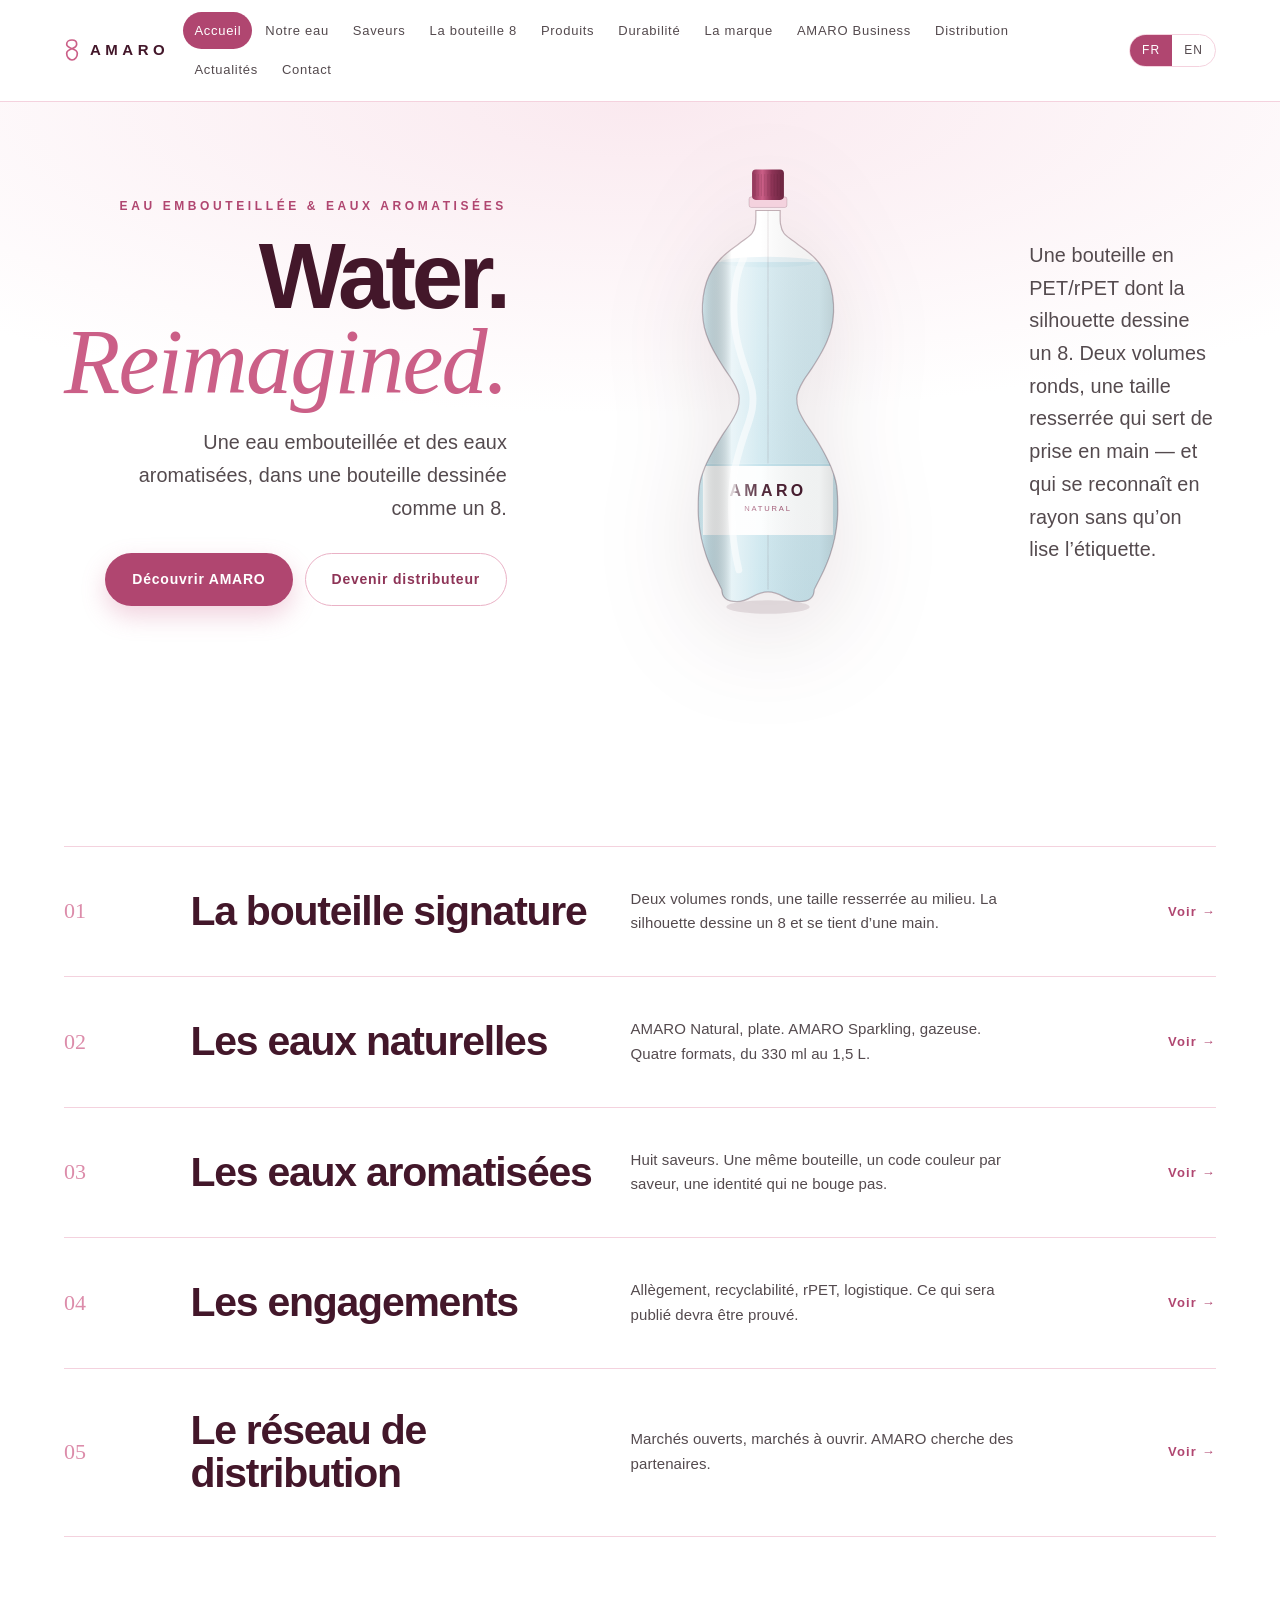
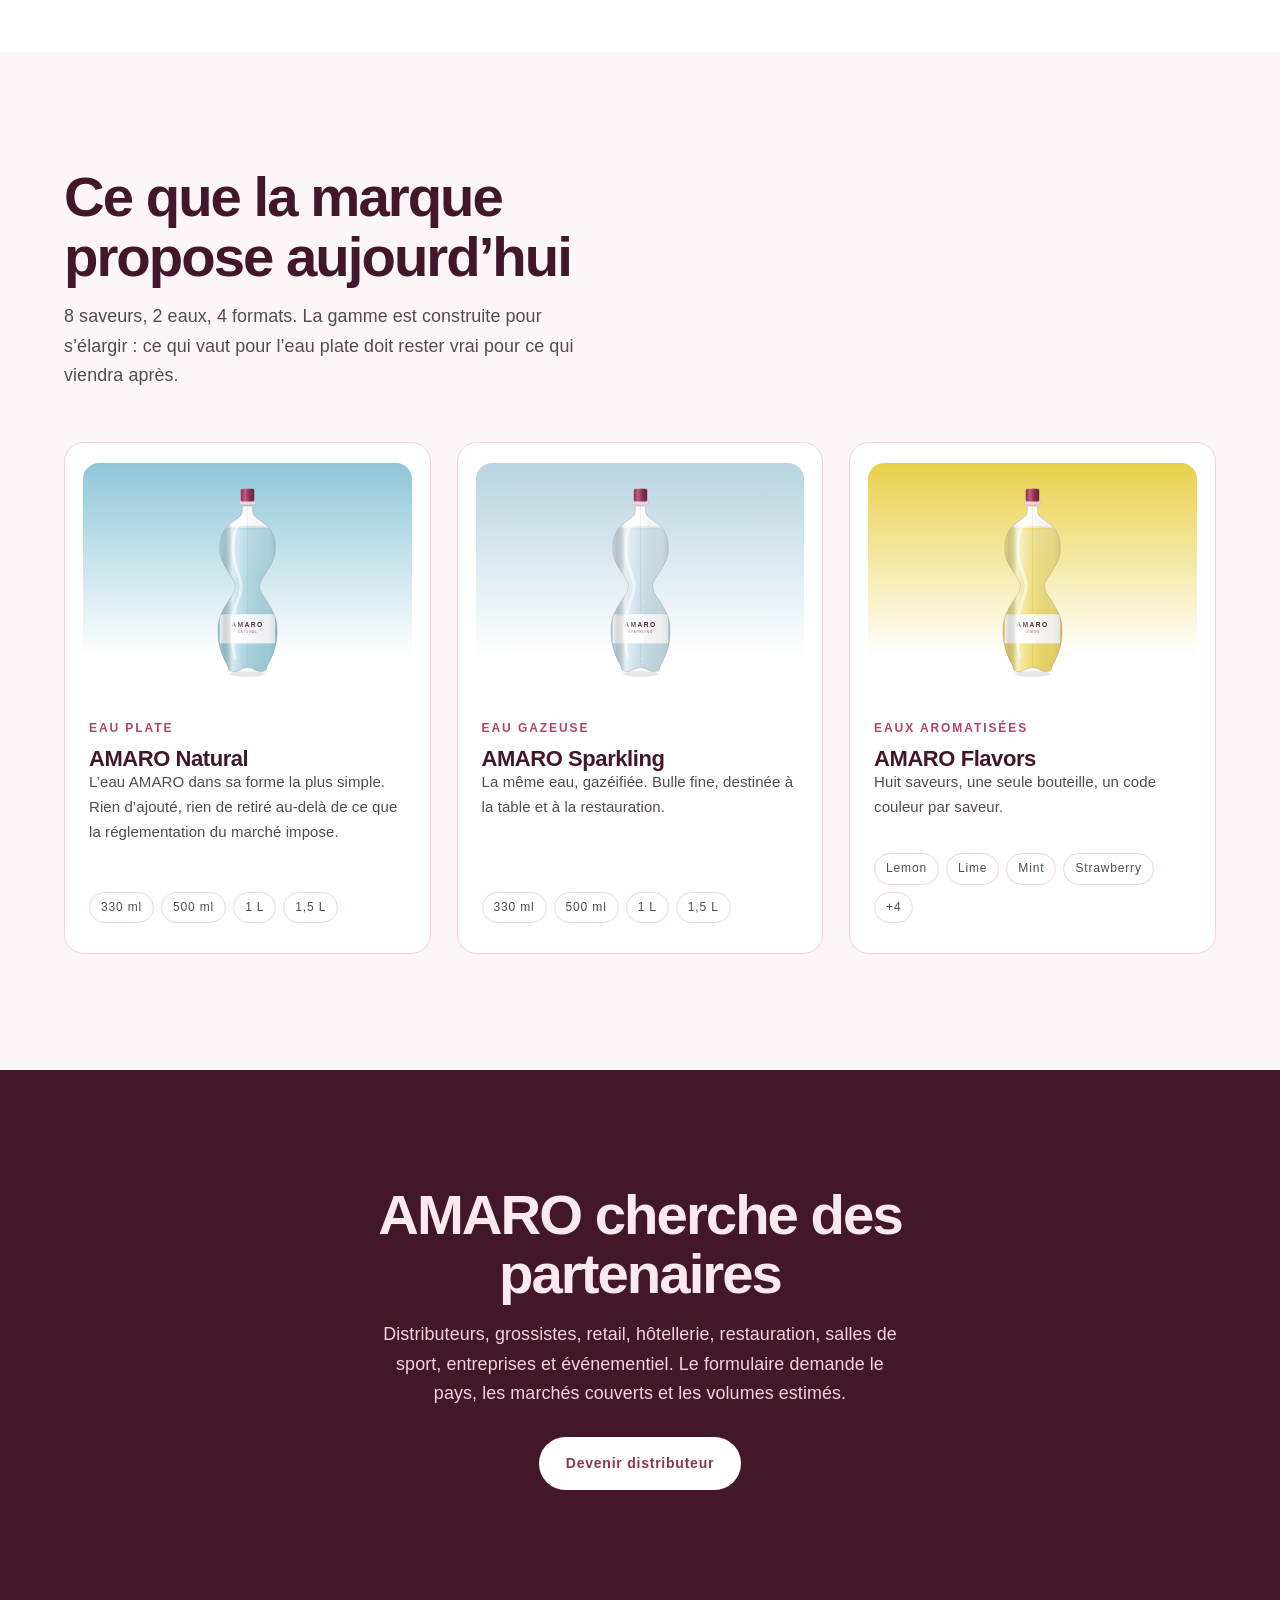
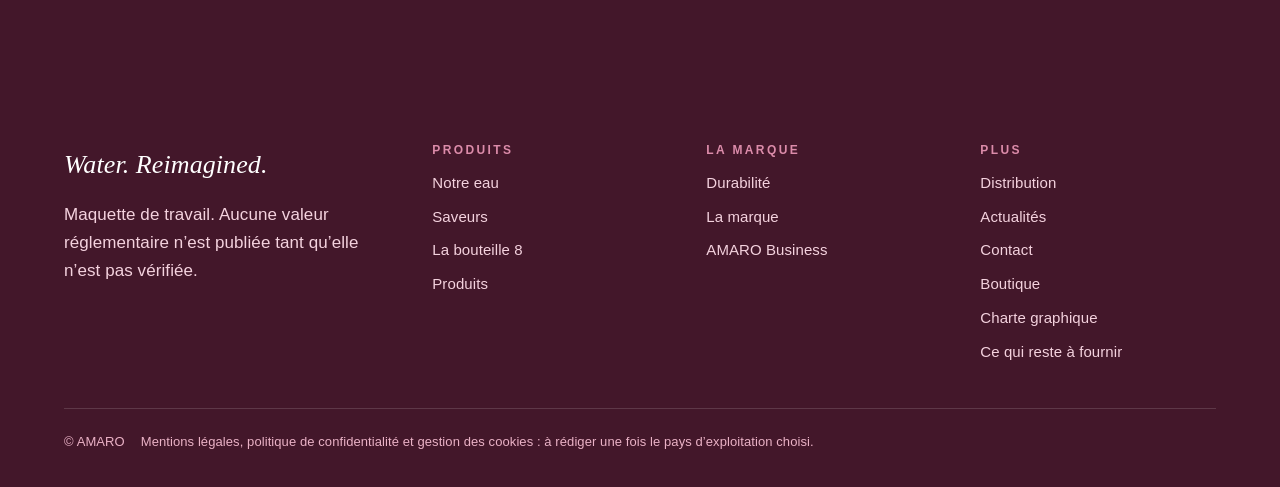
<file: index.html>
<!DOCTYPE html>
<html lang="fr">
<head>
<meta charset="utf-8">
<meta name="viewport" content="width=device-width,initial-scale=1">
<title>Accueil — AMARO</title>
<meta name="description" content="Accueil — Water. Reimagined.">
<link rel="icon" href="data:image/svg+xml,%3Csvg xmlns='http://www.w3.org/2000/svg' viewBox='0 0 48 72'%3E%3Cpath fill='none' stroke='%23CB5F87' stroke-width='6' stroke-linecap='round' d='M24 6c9 0 14 5.5 14 12.5S29 30 24 32c-5 2-16 5.5-16 14.5S15 66 24 66s16-9 16-19.5S29 34 24 32c-5-2-16-6.5-16-13.5S15 6 24 6z'/%3E%3C/svg%3E">
<link rel="stylesheet" href="styles.css">

</head>
<body>
<a class="saut" href="#contenu" data-fr="Aller au contenu"
   data-en="Skip to content">Aller au contenu</a>
<header class="entete" id="entete">
  <div class="entete__in">
    <a class="marque" href="index.html"><svg class="logo8" viewBox="0 0 48 72" width="16" height="24" aria-hidden="true" focusable="false"><path fill="none" stroke="currentColor" stroke-width="5" stroke-linecap="round" stroke-linejoin="round" d="M24 6c9 0 14 5.5 14 12.5S29 30 24 32c-5 2-16 5.5-16 14.5S15 66 24 66s16-9 16-19.5S29 34 24 32c-5-2-16-6.5-16-13.5S15 6 24 6z"/></svg><span>AMARO</span></a>
    <button class="burger" type="button" id="burger" aria-expanded="false"
            aria-controls="nav" data-fr="Menu" data-en="Menu">Menu</button>
    <nav class="nav" id="nav" aria-label="Navigation principale"><a href="index.html" aria-current="page" data-fr="Accueil" data-en="Home">Accueil</a><a href="notre-eau.html" data-fr="Notre eau" data-en="Our Water">Notre eau</a><a href="saveurs.html" data-fr="Saveurs" data-en="Flavors">Saveurs</a><a href="bouteille.html" data-fr="La bouteille 8" data-en="The 8 Bottle">La bouteille 8</a><a href="produits.html" data-fr="Produits" data-en="Products">Produits</a><a href="durabilite.html" data-fr="Durabilité" data-en="Sustainability">Durabilité</a><a href="marque.html" data-fr="La marque" data-en="About">La marque</a><a href="business.html" data-fr="AMARO Business" data-en="AMARO Business">AMARO Business</a><a href="distribution.html" data-fr="Distribution" data-en="Global Distribution">Distribution</a><a href="actualites.html" data-fr="Actualités" data-en="News">Actualités</a><a href="contact.html" data-fr="Contact" data-en="Contact">Contact</a></nav>
    <div class="langues" role="group" aria-label="Langue / Language">
      <button type="button" data-langue="fr" aria-pressed="true">FR</button>
      <button type="button" data-langue="en" aria-pressed="false">EN</button>
    </div>
  </div>
</header>
<main id="contenu">
<section class="hero">
  <div class="enveloppe hero__in">
    <div class="hero__gauche">
      <p class="eyebrow" data-fr="Eau embouteillée &amp; eaux aromatisées" data-en="Bottled water &amp; flavored waters">Eau embouteillée & eaux aromatisées</p>
      <h1><span class="mot">Water.</span>
          <span class="mot mot--rose">Reimagined.</span></h1>
      <p class="hero__chapo" data-fr="Une eau embouteillée et des eaux aromatisées, dans une bouteille dessinée comme un 8." data-en="Bottled water and flavored waters, in a bottle drawn as a figure 8.">Une eau embouteillée et des eaux aromatisées, dans une bouteille dessinée comme un 8.</p>
      <div class="hero__ctas">
        <a class="btn btn--plein" href="bouteille.html"
           data-fr="Découvrir AMARO" data-en="Discover AMARO">Découvrir AMARO</a>
        <a class="btn btn--ligne" href="business.html"
           data-fr="Devenir distributeur" data-en="Become a Distributor">Devenir distributeur</a>
      </div>
    </div>
    <div class="hero__bouteille">
<svg class="bouteille" viewBox="0 0 240 620" width="182" height="470"
     role="img" aria-label="AMARO NATURAL" data-uid="b-hero">
  <!-- L'ombre portee au sol : sans elle la bouteille flotte. Son rayon est
       celui du TALON, pas un chiffre rond : plus large que le pied, elle
       depasse de chaque cote et se lit comme un evasement de la bouteille
       elle-meme. Vu sur la premiere capture. -->
  <ellipse cx="120.0" cy="587.0" rx="55.0" ry="9"
           fill="#43172A" opacity=".11"/>

  <g clip-path="url(#amaro-clip)">
    <rect x="0" y="0" width="240" height="620" fill="#fff"/>
    <rect x="0" y="132.0" width="240" height="620"
          fill="url(#amaro-liq-bfe0ea)"/>
    <!-- la surface du liquide est une ellipse : vue de face, un cylindre
         rempli montre son menisque, pas un trait -->
    <ellipse cx="120.0" cy="132.0" rx="62.9" ry="7"
             fill="#BFE0EA" opacity=".38"/>
    

    <!-- les deux coutures de moule, a ±90° de la face. Elles reprennent le
         MEME flanc que le contour, ecrase horizontalement : c'est exactement
         la projection d'une generatrice du cylindre. -->
    <use href="#amaro-flanc" xlink:href="#amaro-flanc"  class="couture" fill="none" stroke="#43172A" stroke-width="1.1" opacity=".16" transform="translate(120.0,0) scale(0.001,1) translate(-120.0,0)"/>
    <use href="#amaro-flanc" xlink:href="#amaro-flanc"  class="couture" fill="none" stroke="#43172A" stroke-width="1.1" opacity=".16" transform="translate(120.0,0) scale(-0.001,1) translate(-120.0,0)"/>

    <!-- le panneau arriere : il n'apparait que quand la face s'en va -->
    <g class="etq-dos" opacity="0">
      <rect x="34.2" y="398.0" width="171.5" height="94.0"
            fill="#FFFFFF" opacity=".92"/>
      <rect x="34.2" y="398.0" width="171.5" height="3"
            fill="#CB5F87"/>
      <g fill="#8E3457" opacity=".55">
        <rect x="50.2" y="418.0" width="139.5" height="4" rx="2"/>
        <rect x="50.2" y="430.0" width="100.4" height="4" rx="2"/>
        <rect x="50.2" y="442.0" width="139.5" height="4" rx="2"/>
        <rect x="50.2" y="454.0" width="76.7" height="4" rx="2"/>
      </g>
    </g>

    <!-- l'etiquette de face, azimut 0 -->
    <g class="etq-face">
      <rect x="34.2" y="398.0" width="171.5" height="94.0"
            fill="#FFFFFF" opacity=".94"/>
      <rect x="34.2" y="398.0" width="171.5" height="3"
            fill="#BFE0EA"/>
      <text x="120.0" y="440.0" text-anchor="middle"
            font-family="Helvetica Neue, Helvetica, Arial, sans-serif"
            font-size="21" letter-spacing="4.5" font-weight="600"
            fill="#43172A">AMARO</text>
      <text x="120.0" y="460.0" text-anchor="middle"
            font-family="Helvetica Neue, Helvetica, Arial, sans-serif"
            font-size="10" letter-spacing="2.4" fill="#8E3457"
            opacity=".85">NATURAL</text>
    </g>

    <!-- la matiere par-dessus tout : c'est elle qui fait le plastique -->
    <rect x="0" y="0" width="240" height="620" fill="url(#amaro-verre)"/>
    <!-- le reflet speculaire ne tourne PAS avec la bouteille : il appartient
         a la lampe, pas au produit. Son trace suit le profil (voir
         chemin_reflet) : il se resserre a la taille comme le verre. -->
    <path d="M87.76 127.00 C86.81 129.33 83.69 135.83 82.04 141.00 C80.39 146.17 78.96 151.83 77.88 158.00 C76.80 164.17 76.02 171.33 75.54 178.00 C75.06 184.67 74.89 191.33 75.02 198.00 C75.15 204.67 75.58 211.67 76.32 218.00 C77.06 224.33 78.14 230.00 79.44 236.00 C80.74 242.00 82.39 248.00 84.12 254.00 C85.85 260.00 87.93 266.33 89.84 272.00 C91.75 277.67 94.00 283.00 95.56 288.00 C97.12 293.00 98.42 298.00 99.20 302.00 C99.98 306.00 100.24 308.00 100.24 312.00 C100.24 316.00 100.07 321.00 99.20 326.00 C98.33 331.00 96.77 336.33 95.04 342.00 C93.31 347.67 90.88 353.67 88.80 360.00 C86.72 366.33 84.55 373.00 82.56 380.00 C80.57 387.00 78.40 394.67 76.84 402.00 C75.28 409.33 73.98 416.33 73.20 424.00 C72.42 431.67 72.29 440.00 72.16 448.00 C72.03 456.00 72.07 464.00 72.42 472.00 C72.77 480.00 73.42 488.33 74.24 496.00 C75.06 503.67 76.15 511.00 77.36 518.00 C78.57 525.00 80.83 534.67 81.52 538.00" fill="none" stroke="#fff" stroke-width="9"
          stroke-linecap="round" opacity=".58"/>
  </g>

  <use href="#amaro-corps" xlink:href="#amaro-corps" fill="none" stroke="#43172A" stroke-width="1.6" opacity=".30"/>

  <!-- bague de col et bouchon -->
  <rect x="95.0" y="46.0" width="50.0" height="14.0" rx="3"
        fill="#F4D2DE" stroke="#43172A" stroke-opacity=".22"/>
  <rect x="99.0" y="10.0" width="42.0" height="40.0" rx="5"
        fill="url(#amaro-cap)"/>
  <g stroke="#43172A" stroke-opacity=".18" stroke-width="1"><line x1="103.0" y1="16.0" x2="103.0" y2="45.0"/><line x1="107.2" y1="16.0" x2="107.2" y2="45.0"/><line x1="111.4" y1="16.0" x2="111.4" y2="45.0"/><line x1="115.6" y1="16.0" x2="115.6" y2="45.0"/><line x1="119.8" y1="16.0" x2="119.8" y2="45.0"/><line x1="124.0" y1="16.0" x2="124.0" y2="45.0"/><line x1="128.2" y1="16.0" x2="128.2" y2="45.0"/><line x1="132.4" y1="16.0" x2="132.4" y2="45.0"/><line x1="136.6" y1="16.0" x2="136.6" y2="45.0"/></g>
</svg></div>
    <div class="hero__droite">
      <p class="hero__chapo" data-fr="Une bouteille en PET/rPET dont la silhouette dessine un 8. Deux volumes ronds, une taille resserrée qui sert de prise en main — et qui se reconnaît en rayon sans qu’on lise l’étiquette." data-en="A PET/rPET bottle whose silhouette draws a figure 8. Two round volumes, a narrow waist that doubles as the grip — and that is recognised on shelf without reading the label.">Une bouteille en PET/rPET dont la silhouette dessine un 8. Deux volumes ronds, une taille resserrée qui sert de prise en main — et qui se reconnaît en rayon sans qu’on lise l’étiquette.</p>
    </div>
  </div>
</section><section class="section "><div class="enveloppe"><div class="stations"><a class="station rev" href="bouteille.html">
             <span class="station__num">01</span>
             <h3 data-fr="La bouteille signature" data-en="The signature bottle">La bouteille signature</h3><p data-fr="Deux volumes ronds, une taille resserrée au milieu. La silhouette dessine un 8 et se tient d’une main." data-en="Two round volumes, a narrow waist between them. The silhouette draws a figure 8 and sits in one hand.">Deux volumes ronds, une taille resserrée au milieu. La silhouette dessine un 8 et se tient d’une main.</p>
             <span class="station__fleche" data-fr="Voir &rarr;"
                   data-en="View &rarr;">Voir &rarr;</span>
           </a><a class="station rev" href="notre-eau.html">
             <span class="station__num">02</span>
             <h3 data-fr="Les eaux naturelles" data-en="The natural waters">Les eaux naturelles</h3><p data-fr="AMARO Natural, plate. AMARO Sparkling, gazeuse. Quatre formats, du 330 ml au 1,5 L." data-en="AMARO Natural, still. AMARO Sparkling, sparkling. Four formats, from 330 ml to 1.5 L.">AMARO Natural, plate. AMARO Sparkling, gazeuse. Quatre formats, du 330 ml au 1,5 L.</p>
             <span class="station__fleche" data-fr="Voir &rarr;"
                   data-en="View &rarr;">Voir &rarr;</span>
           </a><a class="station rev" href="saveurs.html">
             <span class="station__num">03</span>
             <h3 data-fr="Les eaux aromatisées" data-en="The flavored waters">Les eaux aromatisées</h3><p data-fr="Huit saveurs. Une même bouteille, un code couleur par saveur, une identité qui ne bouge pas." data-en="Eight flavors. One bottle, one color code per flavor, one identity that never moves.">Huit saveurs. Une même bouteille, un code couleur par saveur, une identité qui ne bouge pas.</p>
             <span class="station__fleche" data-fr="Voir &rarr;"
                   data-en="View &rarr;">Voir &rarr;</span>
           </a><a class="station rev" href="durabilite.html">
             <span class="station__num">04</span>
             <h3 data-fr="Les engagements" data-en="The commitments">Les engagements</h3><p data-fr="Allègement, recyclabilité, rPET, logistique. Ce qui sera publié devra être prouvé." data-en="Lightweighting, recyclability, rPET, logistics. What gets published will have to be proven.">Allègement, recyclabilité, rPET, logistique. Ce qui sera publié devra être prouvé.</p>
             <span class="station__fleche" data-fr="Voir &rarr;"
                   data-en="View &rarr;">Voir &rarr;</span>
           </a><a class="station rev" href="distribution.html">
             <span class="station__num">05</span>
             <h3 data-fr="Le réseau de distribution" data-en="The distribution network">Le réseau de distribution</h3><p data-fr="Marchés ouverts, marchés à ouvrir. AMARO cherche des partenaires." data-en="Open markets, markets to open. AMARO is looking for partners.">Marchés ouverts, marchés à ouvrir. AMARO cherche des partenaires.</p>
             <span class="station__fleche" data-fr="Voir &rarr;"
                   data-en="View &rarr;">Voir &rarr;</span>
           </a></div></div></section><section class="section section--rose"><div class="enveloppe"><div class="tete "><h2 data-fr="Ce que la marque propose aujourd’hui" data-en="What the brand offers today">Ce que la marque propose aujourd’hui</h2><p data-fr="8 saveurs, 2 eaux, 4 formats. La gamme est construite pour s’élargir : ce qui vaut pour l’eau plate doit rester vrai pour ce qui viendra après." data-en="8 flavors, 2 waters, 4 formats. The range is built to widen: what holds for still water has to keep holding for whatever comes next.">8 saveurs, 2 eaux, 4 formats. La gamme est construite pour s’élargir : ce qui vaut pour l’eau plate doit rester vrai pour ce qui viendra après.</p></div><div class="rev"><div class="grille grille--3">
      <a class="carte" href="notre-eau.html" style="--tint:#8FC7D8">
      <span class="carte__visuel" style="--tint:#8FC7D8">
<svg class="bouteille" viewBox="0 0 240 620" width="77" height="200"
     role="img" aria-label="AMARO NATURAL" data-uid="b-c-natural">
  <!-- L'ombre portee au sol : sans elle la bouteille flotte. Son rayon est
       celui du TALON, pas un chiffre rond : plus large que le pied, elle
       depasse de chaque cote et se lit comme un evasement de la bouteille
       elle-meme. Vu sur la premiere capture. -->
  <ellipse cx="120.0" cy="587.0" rx="55.0" ry="9"
           fill="#43172A" opacity=".11"/>

  <g clip-path="url(#amaro-clip)">
    <rect x="0" y="0" width="240" height="620" fill="#fff"/>
    <rect x="0" y="132.0" width="240" height="620"
          fill="url(#amaro-liq-8fc7d8)"/>
    <!-- la surface du liquide est une ellipse : vue de face, un cylindre
         rempli montre son menisque, pas un trait -->
    <ellipse cx="120.0" cy="132.0" rx="62.9" ry="7"
             fill="#8FC7D8" opacity=".38"/>
    

    <!-- les deux coutures de moule, a ±90° de la face. Elles reprennent le
         MEME flanc que le contour, ecrase horizontalement : c'est exactement
         la projection d'une generatrice du cylindre. -->
    <use href="#amaro-flanc" xlink:href="#amaro-flanc"  class="couture" fill="none" stroke="#43172A" stroke-width="1.1" opacity=".16" transform="translate(120.0,0) scale(0.001,1) translate(-120.0,0)"/>
    <use href="#amaro-flanc" xlink:href="#amaro-flanc"  class="couture" fill="none" stroke="#43172A" stroke-width="1.1" opacity=".16" transform="translate(120.0,0) scale(-0.001,1) translate(-120.0,0)"/>

    <!-- le panneau arriere : il n'apparait que quand la face s'en va -->
    <g class="etq-dos" opacity="0">
      <rect x="34.2" y="398.0" width="171.5" height="94.0"
            fill="#FFFFFF" opacity=".92"/>
      <rect x="34.2" y="398.0" width="171.5" height="3"
            fill="#CB5F87"/>
      <g fill="#8E3457" opacity=".55">
        <rect x="50.2" y="418.0" width="139.5" height="4" rx="2"/>
        <rect x="50.2" y="430.0" width="100.4" height="4" rx="2"/>
        <rect x="50.2" y="442.0" width="139.5" height="4" rx="2"/>
        <rect x="50.2" y="454.0" width="76.7" height="4" rx="2"/>
      </g>
    </g>

    <!-- l'etiquette de face, azimut 0 -->
    <g class="etq-face">
      <rect x="34.2" y="398.0" width="171.5" height="94.0"
            fill="#FFFFFF" opacity=".94"/>
      <rect x="34.2" y="398.0" width="171.5" height="3"
            fill="#8FC7D8"/>
      <text x="120.0" y="440.0" text-anchor="middle"
            font-family="Helvetica Neue, Helvetica, Arial, sans-serif"
            font-size="21" letter-spacing="4.5" font-weight="600"
            fill="#43172A">AMARO</text>
      <text x="120.0" y="460.0" text-anchor="middle"
            font-family="Helvetica Neue, Helvetica, Arial, sans-serif"
            font-size="10" letter-spacing="2.4" fill="#8E3457"
            opacity=".85">NATURAL</text>
    </g>

    <!-- la matiere par-dessus tout : c'est elle qui fait le plastique -->
    <rect x="0" y="0" width="240" height="620" fill="url(#amaro-verre)"/>
    <!-- le reflet speculaire ne tourne PAS avec la bouteille : il appartient
         a la lampe, pas au produit. Son trace suit le profil (voir
         chemin_reflet) : il se resserre a la taille comme le verre. -->
    <path d="M87.76 127.00 C86.81 129.33 83.69 135.83 82.04 141.00 C80.39 146.17 78.96 151.83 77.88 158.00 C76.80 164.17 76.02 171.33 75.54 178.00 C75.06 184.67 74.89 191.33 75.02 198.00 C75.15 204.67 75.58 211.67 76.32 218.00 C77.06 224.33 78.14 230.00 79.44 236.00 C80.74 242.00 82.39 248.00 84.12 254.00 C85.85 260.00 87.93 266.33 89.84 272.00 C91.75 277.67 94.00 283.00 95.56 288.00 C97.12 293.00 98.42 298.00 99.20 302.00 C99.98 306.00 100.24 308.00 100.24 312.00 C100.24 316.00 100.07 321.00 99.20 326.00 C98.33 331.00 96.77 336.33 95.04 342.00 C93.31 347.67 90.88 353.67 88.80 360.00 C86.72 366.33 84.55 373.00 82.56 380.00 C80.57 387.00 78.40 394.67 76.84 402.00 C75.28 409.33 73.98 416.33 73.20 424.00 C72.42 431.67 72.29 440.00 72.16 448.00 C72.03 456.00 72.07 464.00 72.42 472.00 C72.77 480.00 73.42 488.33 74.24 496.00 C75.06 503.67 76.15 511.00 77.36 518.00 C78.57 525.00 80.83 534.67 81.52 538.00" fill="none" stroke="#fff" stroke-width="9"
          stroke-linecap="round" opacity=".58"/>
  </g>

  <use href="#amaro-corps" xlink:href="#amaro-corps" fill="none" stroke="#43172A" stroke-width="1.6" opacity=".30"/>

  <!-- bague de col et bouchon -->
  <rect x="95.0" y="46.0" width="50.0" height="14.0" rx="3"
        fill="#F4D2DE" stroke="#43172A" stroke-opacity=".22"/>
  <rect x="99.0" y="10.0" width="42.0" height="40.0" rx="5"
        fill="url(#amaro-cap)"/>
  <g stroke="#43172A" stroke-opacity=".18" stroke-width="1"><line x1="103.0" y1="16.0" x2="103.0" y2="45.0"/><line x1="107.2" y1="16.0" x2="107.2" y2="45.0"/><line x1="111.4" y1="16.0" x2="111.4" y2="45.0"/><line x1="115.6" y1="16.0" x2="115.6" y2="45.0"/><line x1="119.8" y1="16.0" x2="119.8" y2="45.0"/><line x1="124.0" y1="16.0" x2="124.0" y2="45.0"/><line x1="128.2" y1="16.0" x2="128.2" y2="45.0"/><line x1="132.4" y1="16.0" x2="132.4" y2="45.0"/><line x1="136.6" y1="16.0" x2="136.6" y2="45.0"/></g>
</svg></span>
      <span class="carte__type" data-fr="Eau plate" data-en="Still water">Eau plate</span><h3>AMARO Natural</h3><p data-fr="L’eau AMARO dans sa forme la plus simple. Rien d’ajouté, rien de retiré au-delà de ce que la réglementation du marché impose." data-en="AMARO water at its plainest. Nothing added, nothing removed beyond what the market’s regulations require.">L’eau AMARO dans sa forme la plus simple. Rien d’ajouté, rien de retiré au-delà de ce que la réglementation du marché impose.</p>
      <span class="carte__pied"><ul class="puces"><li data-fr="330 ml" data-en="330 ml">330 ml</li><li data-fr="500 ml" data-en="500 ml">500 ml</li><li data-fr="1 L" data-en="1 L">1 L</li><li data-fr="1,5 L" data-en="1.5 L">1,5 L</li></ul></span>
    </a> <a class="carte" href="notre-eau.html" style="--tint:#B8D4E0">
      <span class="carte__visuel" style="--tint:#B8D4E0">
<svg class="bouteille" viewBox="0 0 240 620" width="77" height="200"
     role="img" aria-label="AMARO SPARKLING" data-uid="b-c-sparkling">
  <!-- L'ombre portee au sol : sans elle la bouteille flotte. Son rayon est
       celui du TALON, pas un chiffre rond : plus large que le pied, elle
       depasse de chaque cote et se lit comme un evasement de la bouteille
       elle-meme. Vu sur la premiere capture. -->
  <ellipse cx="120.0" cy="587.0" rx="55.0" ry="9"
           fill="#43172A" opacity=".11"/>

  <g clip-path="url(#amaro-clip)">
    <rect x="0" y="0" width="240" height="620" fill="#fff"/>
    <rect x="0" y="132.0" width="240" height="620"
          fill="url(#amaro-liq-b8d4e0)"/>
    <!-- la surface du liquide est une ellipse : vue de face, un cylindre
         rempli montre son menisque, pas un trait -->
    <ellipse cx="120.0" cy="132.0" rx="62.9" ry="7"
             fill="#B8D4E0" opacity=".38"/>
    <circle cx="104.0" cy="300.0" r="3.0" fill="#fff" opacity=".55"/><circle cx="132.0" cy="360.0" r="2.2" fill="#fff" opacity=".55"/><circle cx="112.0" cy="430.0" r="2.6" fill="#fff" opacity=".55"/><circle cx="140.0" cy="480.0" r="1.8" fill="#fff" opacity=".55"/><circle cx="96.0" cy="500.0" r="2.0" fill="#fff" opacity=".55"/><circle cx="150.0" cy="250.0" r="1.9" fill="#fff" opacity=".55"/><circle cx="124.0" cy="540.0" r="2.4" fill="#fff" opacity=".55"/><circle cx="104.0" cy="220.0" r="1.7" fill="#fff" opacity=".55"/>

    <!-- les deux coutures de moule, a ±90° de la face. Elles reprennent le
         MEME flanc que le contour, ecrase horizontalement : c'est exactement
         la projection d'une generatrice du cylindre. -->
    <use href="#amaro-flanc" xlink:href="#amaro-flanc"  class="couture" fill="none" stroke="#43172A" stroke-width="1.1" opacity=".16" transform="translate(120.0,0) scale(0.001,1) translate(-120.0,0)"/>
    <use href="#amaro-flanc" xlink:href="#amaro-flanc"  class="couture" fill="none" stroke="#43172A" stroke-width="1.1" opacity=".16" transform="translate(120.0,0) scale(-0.001,1) translate(-120.0,0)"/>

    <!-- le panneau arriere : il n'apparait que quand la face s'en va -->
    <g class="etq-dos" opacity="0">
      <rect x="34.2" y="398.0" width="171.5" height="94.0"
            fill="#FFFFFF" opacity=".92"/>
      <rect x="34.2" y="398.0" width="171.5" height="3"
            fill="#CB5F87"/>
      <g fill="#8E3457" opacity=".55">
        <rect x="50.2" y="418.0" width="139.5" height="4" rx="2"/>
        <rect x="50.2" y="430.0" width="100.4" height="4" rx="2"/>
        <rect x="50.2" y="442.0" width="139.5" height="4" rx="2"/>
        <rect x="50.2" y="454.0" width="76.7" height="4" rx="2"/>
      </g>
    </g>

    <!-- l'etiquette de face, azimut 0 -->
    <g class="etq-face">
      <rect x="34.2" y="398.0" width="171.5" height="94.0"
            fill="#FFFFFF" opacity=".94"/>
      <rect x="34.2" y="398.0" width="171.5" height="3"
            fill="#B8D4E0"/>
      <text x="120.0" y="440.0" text-anchor="middle"
            font-family="Helvetica Neue, Helvetica, Arial, sans-serif"
            font-size="21" letter-spacing="4.5" font-weight="600"
            fill="#43172A">AMARO</text>
      <text x="120.0" y="460.0" text-anchor="middle"
            font-family="Helvetica Neue, Helvetica, Arial, sans-serif"
            font-size="10" letter-spacing="2.4" fill="#8E3457"
            opacity=".85">SPARKLING</text>
    </g>

    <!-- la matiere par-dessus tout : c'est elle qui fait le plastique -->
    <rect x="0" y="0" width="240" height="620" fill="url(#amaro-verre)"/>
    <!-- le reflet speculaire ne tourne PAS avec la bouteille : il appartient
         a la lampe, pas au produit. Son trace suit le profil (voir
         chemin_reflet) : il se resserre a la taille comme le verre. -->
    <path d="M87.76 127.00 C86.81 129.33 83.69 135.83 82.04 141.00 C80.39 146.17 78.96 151.83 77.88 158.00 C76.80 164.17 76.02 171.33 75.54 178.00 C75.06 184.67 74.89 191.33 75.02 198.00 C75.15 204.67 75.58 211.67 76.32 218.00 C77.06 224.33 78.14 230.00 79.44 236.00 C80.74 242.00 82.39 248.00 84.12 254.00 C85.85 260.00 87.93 266.33 89.84 272.00 C91.75 277.67 94.00 283.00 95.56 288.00 C97.12 293.00 98.42 298.00 99.20 302.00 C99.98 306.00 100.24 308.00 100.24 312.00 C100.24 316.00 100.07 321.00 99.20 326.00 C98.33 331.00 96.77 336.33 95.04 342.00 C93.31 347.67 90.88 353.67 88.80 360.00 C86.72 366.33 84.55 373.00 82.56 380.00 C80.57 387.00 78.40 394.67 76.84 402.00 C75.28 409.33 73.98 416.33 73.20 424.00 C72.42 431.67 72.29 440.00 72.16 448.00 C72.03 456.00 72.07 464.00 72.42 472.00 C72.77 480.00 73.42 488.33 74.24 496.00 C75.06 503.67 76.15 511.00 77.36 518.00 C78.57 525.00 80.83 534.67 81.52 538.00" fill="none" stroke="#fff" stroke-width="9"
          stroke-linecap="round" opacity=".58"/>
  </g>

  <use href="#amaro-corps" xlink:href="#amaro-corps" fill="none" stroke="#43172A" stroke-width="1.6" opacity=".30"/>

  <!-- bague de col et bouchon -->
  <rect x="95.0" y="46.0" width="50.0" height="14.0" rx="3"
        fill="#F4D2DE" stroke="#43172A" stroke-opacity=".22"/>
  <rect x="99.0" y="10.0" width="42.0" height="40.0" rx="5"
        fill="url(#amaro-cap)"/>
  <g stroke="#43172A" stroke-opacity=".18" stroke-width="1"><line x1="103.0" y1="16.0" x2="103.0" y2="45.0"/><line x1="107.2" y1="16.0" x2="107.2" y2="45.0"/><line x1="111.4" y1="16.0" x2="111.4" y2="45.0"/><line x1="115.6" y1="16.0" x2="115.6" y2="45.0"/><line x1="119.8" y1="16.0" x2="119.8" y2="45.0"/><line x1="124.0" y1="16.0" x2="124.0" y2="45.0"/><line x1="128.2" y1="16.0" x2="128.2" y2="45.0"/><line x1="132.4" y1="16.0" x2="132.4" y2="45.0"/><line x1="136.6" y1="16.0" x2="136.6" y2="45.0"/></g>
</svg></span>
      <span class="carte__type" data-fr="Eau gazeuse" data-en="Sparkling water">Eau gazeuse</span><h3>AMARO Sparkling</h3><p data-fr="La même eau, gazéifiée. Bulle fine, destinée à la table et à la restauration." data-en="The same water, carbonated. Fine bubble, made for the table and for food service.">La même eau, gazéifiée. Bulle fine, destinée à la table et à la restauration.</p>
      <span class="carte__pied"><ul class="puces"><li data-fr="330 ml" data-en="330 ml">330 ml</li><li data-fr="500 ml" data-en="500 ml">500 ml</li><li data-fr="1 L" data-en="1 L">1 L</li><li data-fr="1,5 L" data-en="1.5 L">1,5 L</li></ul></span>
    </a> <a class="carte" href="saveurs.html" style="--tint:#E9D14A">
      <span class="carte__visuel" style="--tint:#E9D14A">
<svg class="bouteille" viewBox="0 0 240 620" width="77" height="200"
     role="img" aria-label="AMARO LEMON" data-uid="b-c-flav">
  <!-- L'ombre portee au sol : sans elle la bouteille flotte. Son rayon est
       celui du TALON, pas un chiffre rond : plus large que le pied, elle
       depasse de chaque cote et se lit comme un evasement de la bouteille
       elle-meme. Vu sur la premiere capture. -->
  <ellipse cx="120.0" cy="587.0" rx="55.0" ry="9"
           fill="#43172A" opacity=".11"/>

  <g clip-path="url(#amaro-clip)">
    <rect x="0" y="0" width="240" height="620" fill="#fff"/>
    <rect x="0" y="132.0" width="240" height="620"
          fill="url(#amaro-liq-e9d14a)"/>
    <!-- la surface du liquide est une ellipse : vue de face, un cylindre
         rempli montre son menisque, pas un trait -->
    <ellipse cx="120.0" cy="132.0" rx="62.9" ry="7"
             fill="#E9D14A" opacity=".38"/>
    

    <!-- les deux coutures de moule, a ±90° de la face. Elles reprennent le
         MEME flanc que le contour, ecrase horizontalement : c'est exactement
         la projection d'une generatrice du cylindre. -->
    <use href="#amaro-flanc" xlink:href="#amaro-flanc"  class="couture" fill="none" stroke="#43172A" stroke-width="1.1" opacity=".16" transform="translate(120.0,0) scale(0.001,1) translate(-120.0,0)"/>
    <use href="#amaro-flanc" xlink:href="#amaro-flanc"  class="couture" fill="none" stroke="#43172A" stroke-width="1.1" opacity=".16" transform="translate(120.0,0) scale(-0.001,1) translate(-120.0,0)"/>

    <!-- le panneau arriere : il n'apparait que quand la face s'en va -->
    <g class="etq-dos" opacity="0">
      <rect x="34.2" y="398.0" width="171.5" height="94.0"
            fill="#FFFFFF" opacity=".92"/>
      <rect x="34.2" y="398.0" width="171.5" height="3"
            fill="#CB5F87"/>
      <g fill="#8E3457" opacity=".55">
        <rect x="50.2" y="418.0" width="139.5" height="4" rx="2"/>
        <rect x="50.2" y="430.0" width="100.4" height="4" rx="2"/>
        <rect x="50.2" y="442.0" width="139.5" height="4" rx="2"/>
        <rect x="50.2" y="454.0" width="76.7" height="4" rx="2"/>
      </g>
    </g>

    <!-- l'etiquette de face, azimut 0 -->
    <g class="etq-face">
      <rect x="34.2" y="398.0" width="171.5" height="94.0"
            fill="#FFFFFF" opacity=".94"/>
      <rect x="34.2" y="398.0" width="171.5" height="3"
            fill="#E9D14A"/>
      <text x="120.0" y="440.0" text-anchor="middle"
            font-family="Helvetica Neue, Helvetica, Arial, sans-serif"
            font-size="21" letter-spacing="4.5" font-weight="600"
            fill="#43172A">AMARO</text>
      <text x="120.0" y="460.0" text-anchor="middle"
            font-family="Helvetica Neue, Helvetica, Arial, sans-serif"
            font-size="10" letter-spacing="2.4" fill="#8E3457"
            opacity=".85">LEMON</text>
    </g>

    <!-- la matiere par-dessus tout : c'est elle qui fait le plastique -->
    <rect x="0" y="0" width="240" height="620" fill="url(#amaro-verre)"/>
    <!-- le reflet speculaire ne tourne PAS avec la bouteille : il appartient
         a la lampe, pas au produit. Son trace suit le profil (voir
         chemin_reflet) : il se resserre a la taille comme le verre. -->
    <path d="M87.76 127.00 C86.81 129.33 83.69 135.83 82.04 141.00 C80.39 146.17 78.96 151.83 77.88 158.00 C76.80 164.17 76.02 171.33 75.54 178.00 C75.06 184.67 74.89 191.33 75.02 198.00 C75.15 204.67 75.58 211.67 76.32 218.00 C77.06 224.33 78.14 230.00 79.44 236.00 C80.74 242.00 82.39 248.00 84.12 254.00 C85.85 260.00 87.93 266.33 89.84 272.00 C91.75 277.67 94.00 283.00 95.56 288.00 C97.12 293.00 98.42 298.00 99.20 302.00 C99.98 306.00 100.24 308.00 100.24 312.00 C100.24 316.00 100.07 321.00 99.20 326.00 C98.33 331.00 96.77 336.33 95.04 342.00 C93.31 347.67 90.88 353.67 88.80 360.00 C86.72 366.33 84.55 373.00 82.56 380.00 C80.57 387.00 78.40 394.67 76.84 402.00 C75.28 409.33 73.98 416.33 73.20 424.00 C72.42 431.67 72.29 440.00 72.16 448.00 C72.03 456.00 72.07 464.00 72.42 472.00 C72.77 480.00 73.42 488.33 74.24 496.00 C75.06 503.67 76.15 511.00 77.36 518.00 C78.57 525.00 80.83 534.67 81.52 538.00" fill="none" stroke="#fff" stroke-width="9"
          stroke-linecap="round" opacity=".58"/>
  </g>

  <use href="#amaro-corps" xlink:href="#amaro-corps" fill="none" stroke="#43172A" stroke-width="1.6" opacity=".30"/>

  <!-- bague de col et bouchon -->
  <rect x="95.0" y="46.0" width="50.0" height="14.0" rx="3"
        fill="#F4D2DE" stroke="#43172A" stroke-opacity=".22"/>
  <rect x="99.0" y="10.0" width="42.0" height="40.0" rx="5"
        fill="url(#amaro-cap)"/>
  <g stroke="#43172A" stroke-opacity=".18" stroke-width="1"><line x1="103.0" y1="16.0" x2="103.0" y2="45.0"/><line x1="107.2" y1="16.0" x2="107.2" y2="45.0"/><line x1="111.4" y1="16.0" x2="111.4" y2="45.0"/><line x1="115.6" y1="16.0" x2="115.6" y2="45.0"/><line x1="119.8" y1="16.0" x2="119.8" y2="45.0"/><line x1="124.0" y1="16.0" x2="124.0" y2="45.0"/><line x1="128.2" y1="16.0" x2="128.2" y2="45.0"/><line x1="132.4" y1="16.0" x2="132.4" y2="45.0"/><line x1="136.6" y1="16.0" x2="136.6" y2="45.0"/></g>
</svg></span>
      <span class="carte__type" data-fr="Eaux aromatisées" data-en="Flavored waters">Eaux aromatisées</span><h3>AMARO Flavors</h3><p data-fr="Huit saveurs, une seule bouteille, un code couleur par saveur." data-en="Eight flavors, one bottle, one color code per flavor.">Huit saveurs, une seule bouteille, un code couleur par saveur.</p>
      <span class="carte__pied"><ul class="puces"><li>Lemon</li><li>Lime</li><li>Mint</li><li>Strawberry</li><li>+4</li></ul></span>
    </a>
    </div></div></div></section><section class="section section--encre"><div class="enveloppe"><div class="tete tete--centre"><h2 data-fr="AMARO cherche des partenaires" data-en="AMARO is looking for partners">AMARO cherche des partenaires</h2><p data-fr="Distributeurs, grossistes, retail, hôtellerie, restauration, salles de sport, entreprises et événementiel. Le formulaire demande le pays, les marchés couverts et les volumes estimés." data-en="Distributors, wholesalers, retail, hotels, food service, gyms, corporate and events. The form asks for country, markets covered and estimated volumes.">Distributeurs, grossistes, retail, hôtellerie, restauration, salles de sport, entreprises et événementiel. Le formulaire demande le pays, les marchés couverts et les volumes estimés.</p>
        <div class="hero__ctas" style="justify-content:center">
          <a class="btn btn--clair" href="business.html" data-fr="Devenir distributeur"
             data-en="Become a Distributor">Devenir distributeur</a>
        </div></div></div></section>
</main>
<footer class="pied">
  <div class="enveloppe">
    <div class="pied__grille">
      <div>
        <p class="pied__signature">Water. Reimagined.</p>
        <p data-fr="Maquette de travail. Aucune valeur réglementaire n’est publiée tant qu’elle n’est pas vérifiée." data-en="Working prototype. No regulatory value is published until it has been verified.">Maquette de travail. Aucune valeur réglementaire n’est publiée tant qu’elle n’est pas vérifiée.</p>
      </div>
      <div><h4 data-fr="Produits" data-en="Products">Produits</h4><ul><li><a href="notre-eau.html" data-fr="Notre eau" data-en="Our Water">Notre eau</a></li><li><a href="saveurs.html" data-fr="Saveurs" data-en="Flavors">Saveurs</a></li><li><a href="bouteille.html" data-fr="La bouteille 8" data-en="The 8 Bottle">La bouteille 8</a></li><li><a href="produits.html" data-fr="Produits" data-en="Products">Produits</a></li></ul></div>
      <div><h4 data-fr="La marque" data-en="Company">La marque</h4><ul><li><a href="durabilite.html" data-fr="Durabilité" data-en="Sustainability">Durabilité</a></li><li><a href="marque.html" data-fr="La marque" data-en="About">La marque</a></li><li><a href="business.html" data-fr="AMARO Business" data-en="AMARO Business">AMARO Business</a></li></ul></div>
      <div><h4 data-fr="Plus" data-en="More">Plus</h4><ul><li><a href="distribution.html" data-fr="Distribution" data-en="Global Distribution">Distribution</a></li><li><a href="actualites.html" data-fr="Actualités" data-en="News">Actualités</a></li><li><a href="contact.html" data-fr="Contact" data-en="Contact">Contact</a></li><li><a href="boutique.html" data-fr="Boutique" data-en="Shop">Boutique</a></li><li><a href="design.html" data-fr="Charte graphique" data-en="Design system">Charte graphique</a></li><li><a href="a-renseigner.html" data-fr="Ce qui reste à fournir" data-en="What is still needed">Ce qui reste à fournir</a></li></ul></div>
    </div>
    <div class="pied__bas">
      <span>&copy; AMARO</span>
      <span data-fr="Mentions légales, politique de confidentialité et gestion des cookies : à rédiger une fois le pays d’exploitation choisi." data-en="Legal notice, privacy policy and cookie management: to be drafted once the country of operation is chosen.">Mentions légales, politique de confidentialité et gestion des cookies : à rédiger une fois le pays d’exploitation choisi.</span>
    </div>
  </div>
</footer>
<svg class="amaro-defs" width="0" height="0" aria-hidden="true"
     focusable="false" style="position:absolute;width:0;height:0;overflow:hidden">
  <defs>
    <path id="amaro-corps" d="M136.00 64.00 C136.08 67.00 135.67 77.00 136.50 82.00 C137.33 87.00 138.25 90.33 141.00 94.00 C143.75 97.67 148.50 100.50 153.00 104.00 C157.50 107.50 163.17 111.17 168.00 115.00 C172.83 118.83 177.83 122.67 182.00 127.00 C186.17 131.33 189.83 135.83 193.00 141.00 C196.17 146.17 198.92 151.83 201.00 158.00 C203.08 164.17 204.58 171.33 205.50 178.00 C206.42 184.67 206.75 191.33 206.50 198.00 C206.25 204.67 205.42 211.67 204.00 218.00 C202.58 224.33 200.50 230.00 198.00 236.00 C195.50 242.00 192.33 248.00 189.00 254.00 C185.67 260.00 181.67 266.33 178.00 272.00 C174.33 277.67 170.00 283.00 167.00 288.00 C164.00 293.00 161.50 298.00 160.00 302.00 C158.50 306.00 158.00 308.00 158.00 312.00 C158.00 316.00 158.33 321.00 160.00 326.00 C161.67 331.00 164.67 336.33 168.00 342.00 C171.33 347.67 176.00 353.67 180.00 360.00 C184.00 366.33 188.17 373.00 192.00 380.00 C195.83 387.00 200.00 394.67 203.00 402.00 C206.00 409.33 208.50 416.33 210.00 424.00 C211.50 431.67 211.75 440.00 212.00 448.00 C212.25 456.00 212.17 464.00 211.50 472.00 C210.83 480.00 209.58 488.33 208.00 496.00 C206.42 503.67 204.33 511.00 202.00 518.00 C199.67 525.00 196.67 532.00 194.00 538.00 C191.33 544.00 188.17 549.67 186.00 554.00 C183.83 558.33 181.83 562.33 181.00 564.00 C181.00 576.00 173.00 580.00 161.00 580.00 C144.00 580.00 138.00 567.00 120.00 567.00 C102.00 567.00 96.00 580.00 79.00 580.00 C67.00 580.00 59.00 576.00 59.00 564.00 C58.17 562.33 56.17 558.33 54.00 554.00 C51.83 549.67 48.67 544.00 46.00 538.00 C43.33 532.00 40.33 525.00 38.00 518.00 C35.67 511.00 33.58 503.67 32.00 496.00 C30.42 488.33 29.17 480.00 28.50 472.00 C27.83 464.00 27.75 456.00 28.00 448.00 C28.25 440.00 28.50 431.67 30.00 424.00 C31.50 416.33 34.00 409.33 37.00 402.00 C40.00 394.67 44.17 387.00 48.00 380.00 C51.83 373.00 56.00 366.33 60.00 360.00 C64.00 353.67 68.67 347.67 72.00 342.00 C75.33 336.33 78.33 331.00 80.00 326.00 C81.67 321.00 82.00 316.00 82.00 312.00 C82.00 308.00 81.50 306.00 80.00 302.00 C78.50 298.00 76.00 293.00 73.00 288.00 C70.00 283.00 65.67 277.67 62.00 272.00 C58.33 266.33 54.33 260.00 51.00 254.00 C47.67 248.00 44.50 242.00 42.00 236.00 C39.50 230.00 37.42 224.33 36.00 218.00 C34.58 211.67 33.75 204.67 33.50 198.00 C33.25 191.33 33.58 184.67 34.50 178.00 C35.42 171.33 36.92 164.17 39.00 158.00 C41.08 151.83 43.83 146.17 47.00 141.00 C50.17 135.83 53.83 131.33 58.00 127.00 C62.17 122.67 67.17 118.83 72.00 115.00 C76.83 111.17 82.50 107.50 87.00 104.00 C91.50 100.50 96.25 97.67 99.00 94.00 C101.75 90.33 102.67 87.00 103.50 82.00 C104.33 77.00 103.92 67.00 104.00 64.00 Z"/>
    <path id="amaro-flanc" d="M136.00 64.00 C136.08 67.00 135.67 77.00 136.50 82.00 C137.33 87.00 138.25 90.33 141.00 94.00 C143.75 97.67 148.50 100.50 153.00 104.00 C157.50 107.50 163.17 111.17 168.00 115.00 C172.83 118.83 177.83 122.67 182.00 127.00 C186.17 131.33 189.83 135.83 193.00 141.00 C196.17 146.17 198.92 151.83 201.00 158.00 C203.08 164.17 204.58 171.33 205.50 178.00 C206.42 184.67 206.75 191.33 206.50 198.00 C206.25 204.67 205.42 211.67 204.00 218.00 C202.58 224.33 200.50 230.00 198.00 236.00 C195.50 242.00 192.33 248.00 189.00 254.00 C185.67 260.00 181.67 266.33 178.00 272.00 C174.33 277.67 170.00 283.00 167.00 288.00 C164.00 293.00 161.50 298.00 160.00 302.00 C158.50 306.00 158.00 308.00 158.00 312.00 C158.00 316.00 158.33 321.00 160.00 326.00 C161.67 331.00 164.67 336.33 168.00 342.00 C171.33 347.67 176.00 353.67 180.00 360.00 C184.00 366.33 188.17 373.00 192.00 380.00 C195.83 387.00 200.00 394.67 203.00 402.00 C206.00 409.33 208.50 416.33 210.00 424.00 C211.50 431.67 211.75 440.00 212.00 448.00 C212.25 456.00 212.17 464.00 211.50 472.00 C210.83 480.00 209.58 488.33 208.00 496.00 C206.42 503.67 204.33 511.00 202.00 518.00 C199.67 525.00 196.67 532.00 194.00 538.00 C191.33 544.00 188.17 549.67 186.00 554.00 C183.83 558.33 181.83 562.33 181.00 564.00"/>
    <clipPath id="amaro-clip" clipPathUnits="userSpaceOnUse">
      <use href="#amaro-corps" xlink:href="#amaro-corps"/>
    </clipPath>
    <linearGradient id="amaro-verre" x1="0" y1="0" x2="1" y2="0">
      <stop offset="0"    stop-color="#000" stop-opacity=".20"/>
      <stop offset=".14"  stop-color="#000" stop-opacity=".04"/>
      <stop offset=".30"  stop-color="#fff" stop-opacity=".55"/>
      <stop offset=".46"  stop-color="#fff" stop-opacity=".10"/>
      <stop offset=".78"  stop-color="#000" stop-opacity=".05"/>
      <stop offset="1"    stop-color="#000" stop-opacity=".22"/>
    </linearGradient>
    <linearGradient id="amaro-cap" x1="0" y1="0" x2="1" y2="0">
      <stop offset="0"   stop-color="#8E3457"/>
      <stop offset=".32" stop-color="#CB5F87"/>
      <stop offset=".62" stop-color="#8E3457"/>
      <stop offset="1"   stop-color="#6B2540"/>
    </linearGradient>
    <linearGradient id="amaro-liq-8fc7d8" x1="0" y1="0" x2="0" y2="1"><stop offset="0" stop-color="#8FC7D8" stop-opacity=".62"/><stop offset="1" stop-color="#8FC7D8" stop-opacity=".92"/></linearGradient><linearGradient id="amaro-liq-b8d4e0" x1="0" y1="0" x2="0" y2="1"><stop offset="0" stop-color="#B8D4E0" stop-opacity=".62"/><stop offset="1" stop-color="#B8D4E0" stop-opacity=".92"/></linearGradient><linearGradient id="amaro-liq-bfe0ea" x1="0" y1="0" x2="0" y2="1"><stop offset="0" stop-color="#BFE0EA" stop-opacity=".62"/><stop offset="1" stop-color="#BFE0EA" stop-opacity=".92"/></linearGradient><linearGradient id="amaro-liq-e9d14a" x1="0" y1="0" x2="0" y2="1"><stop offset="0" stop-color="#E9D14A" stop-opacity=".62"/><stop offset="1" stop-color="#E9D14A" stop-opacity=".92"/></linearGradient>
  </defs>
</svg>
<script src="script.js"></script>

</body>
</html>
</file>
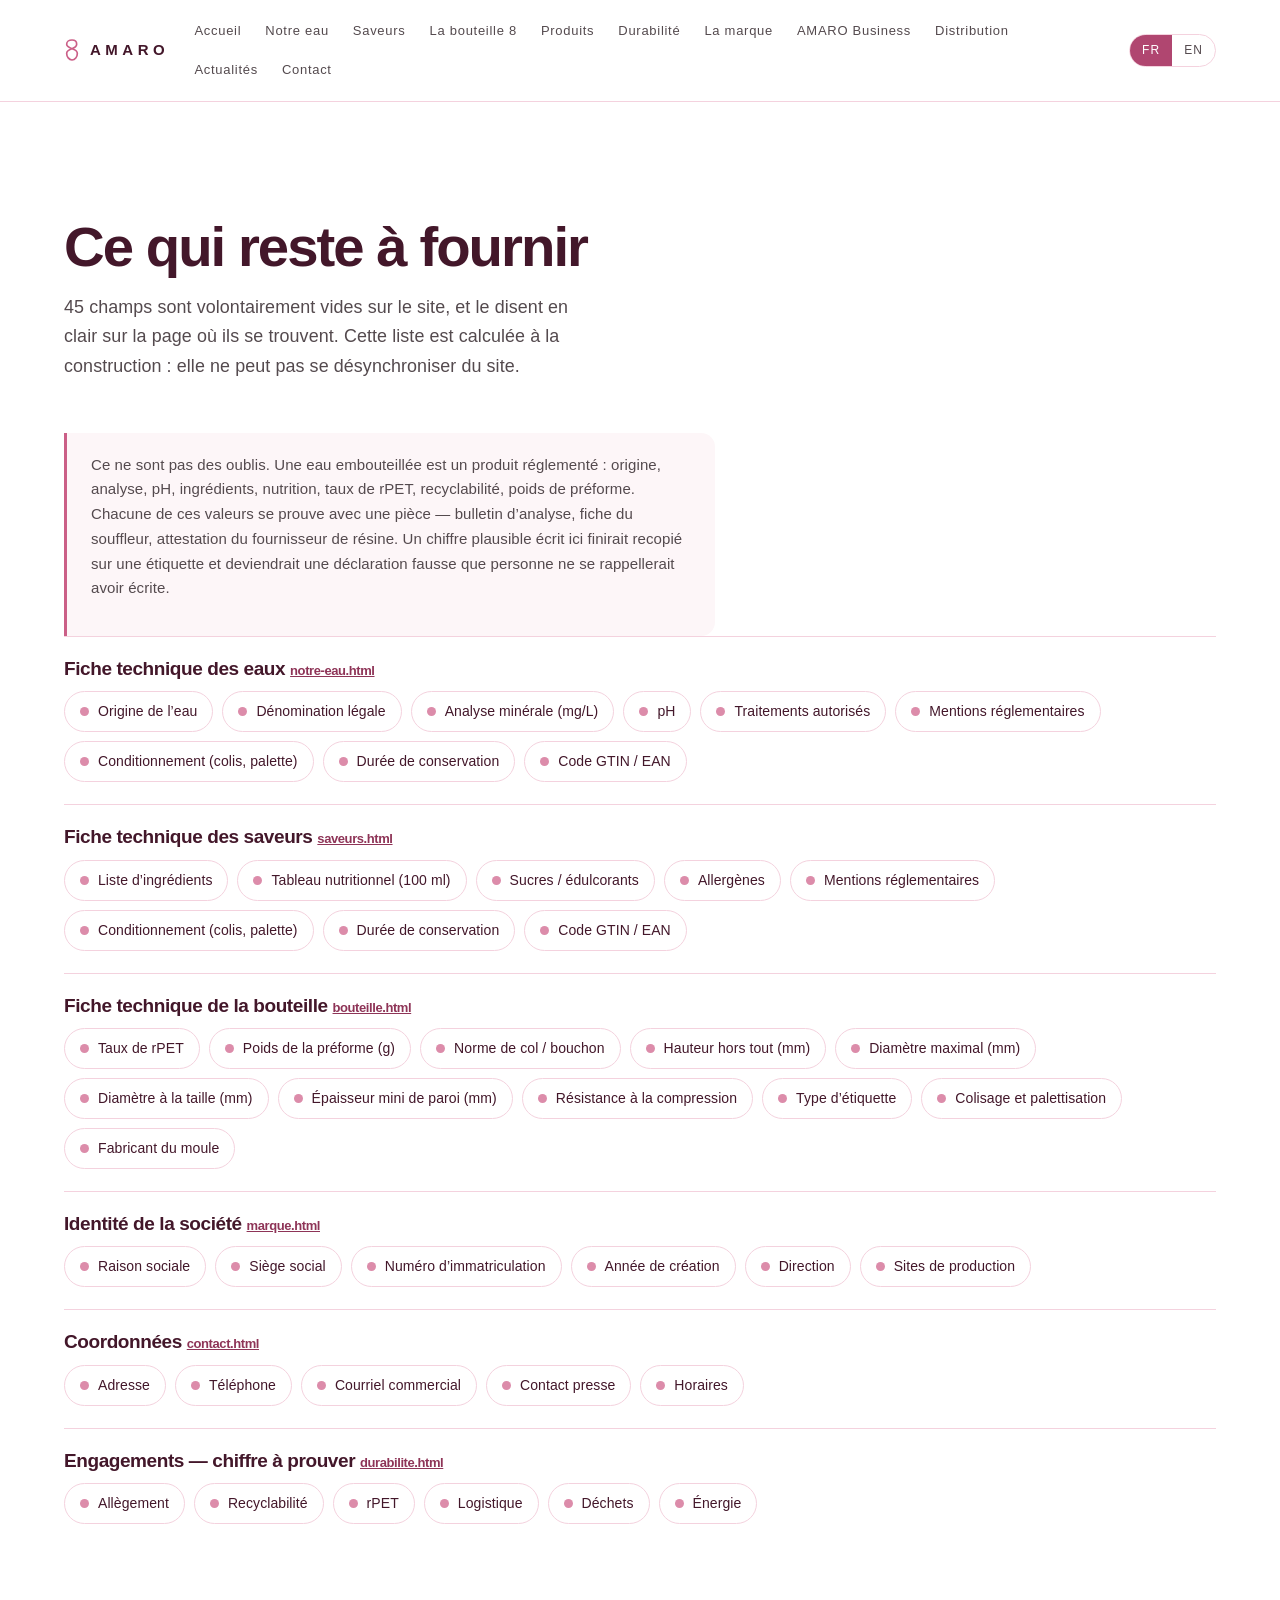
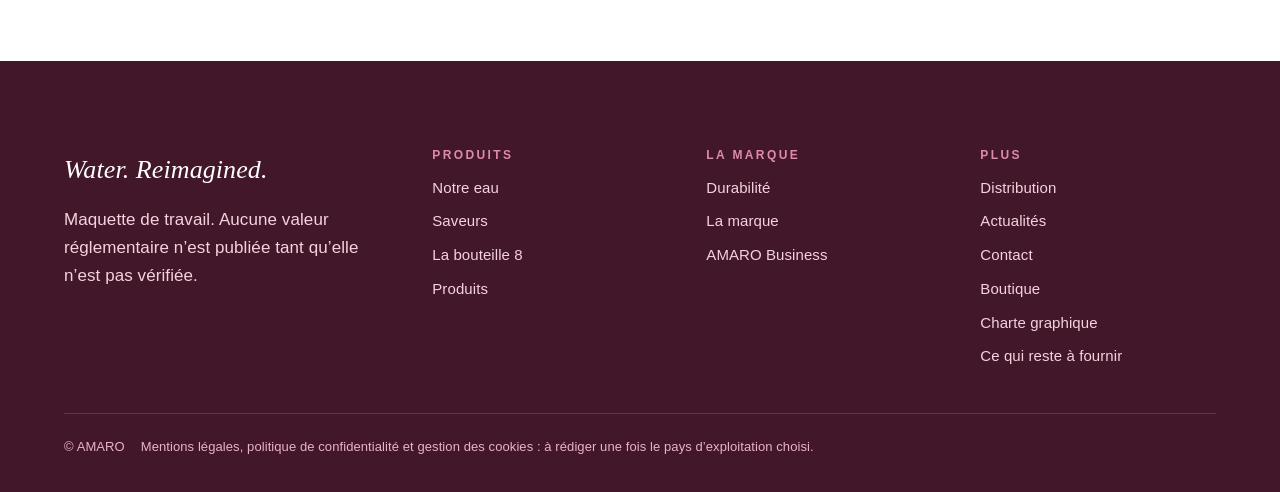
<file: a-renseigner.html>
<!DOCTYPE html>
<html lang="fr">
<head>
<meta charset="utf-8">
<meta name="viewport" content="width=device-width,initial-scale=1">
<title>Ce qui reste à fournir — AMARO</title>
<meta name="description" content="Ce qui reste à fournir — Water. Reimagined.">
<link rel="icon" href="data:image/svg+xml,%3Csvg xmlns='http://www.w3.org/2000/svg' viewBox='0 0 48 72'%3E%3Cpath fill='none' stroke='%23CB5F87' stroke-width='6' stroke-linecap='round' d='M24 6c9 0 14 5.5 14 12.5S29 30 24 32c-5 2-16 5.5-16 14.5S15 66 24 66s16-9 16-19.5S29 34 24 32c-5-2-16-6.5-16-13.5S15 6 24 6z'/%3E%3C/svg%3E">
<link rel="stylesheet" href="styles.css">

</head>
<body>
<a class="saut" href="#contenu" data-fr="Aller au contenu"
   data-en="Skip to content">Aller au contenu</a>
<header class="entete" id="entete">
  <div class="entete__in">
    <a class="marque" href="index.html"><svg class="logo8" viewBox="0 0 48 72" width="16" height="24" aria-hidden="true" focusable="false"><path fill="none" stroke="currentColor" stroke-width="5" stroke-linecap="round" stroke-linejoin="round" d="M24 6c9 0 14 5.5 14 12.5S29 30 24 32c-5 2-16 5.5-16 14.5S15 66 24 66s16-9 16-19.5S29 34 24 32c-5-2-16-6.5-16-13.5S15 6 24 6z"/></svg><span>AMARO</span></a>
    <button class="burger" type="button" id="burger" aria-expanded="false"
            aria-controls="nav" data-fr="Menu" data-en="Menu">Menu</button>
    <nav class="nav" id="nav" aria-label="Navigation principale"><a href="index.html" data-fr="Accueil" data-en="Home">Accueil</a><a href="notre-eau.html" data-fr="Notre eau" data-en="Our Water">Notre eau</a><a href="saveurs.html" data-fr="Saveurs" data-en="Flavors">Saveurs</a><a href="bouteille.html" data-fr="La bouteille 8" data-en="The 8 Bottle">La bouteille 8</a><a href="produits.html" data-fr="Produits" data-en="Products">Produits</a><a href="durabilite.html" data-fr="Durabilité" data-en="Sustainability">Durabilité</a><a href="marque.html" data-fr="La marque" data-en="About">La marque</a><a href="business.html" data-fr="AMARO Business" data-en="AMARO Business">AMARO Business</a><a href="distribution.html" data-fr="Distribution" data-en="Global Distribution">Distribution</a><a href="actualites.html" data-fr="Actualités" data-en="News">Actualités</a><a href="contact.html" data-fr="Contact" data-en="Contact">Contact</a></nav>
    <div class="langues" role="group" aria-label="Langue / Language">
      <button type="button" data-langue="fr" aria-pressed="true">FR</button>
      <button type="button" data-langue="en" aria-pressed="false">EN</button>
    </div>
  </div>
</header>
<main id="contenu">
<section class="section "><div class="enveloppe"><div class="tete "><h2 data-fr="Ce qui reste à fournir" data-en="What is still needed">Ce qui reste à fournir</h2><p data-fr="45 champs sont volontairement vides sur le site, et le disent en clair sur la page où ils se trouvent. Cette liste est calculée à la construction : elle ne peut pas se désynchroniser du site." data-en="45 fields are deliberately empty on the site, and say so plainly on the page where they sit. This list is computed at build time: it cannot drift out of sync with the site.">45 champs sont volontairement vides sur le site, et le disent en clair sur la page où ils se trouvent. Cette liste est calculée à la construction : elle ne peut pas se désynchroniser du site.</p></div><div class="avertissement"><p data-fr="Ce ne sont pas des oublis. Une eau embouteillée est un produit réglementé : origine, analyse, pH, ingrédients, nutrition, taux de rPET, recyclabilité, poids de préforme. Chacune de ces valeurs se prouve avec une pièce — bulletin d’analyse, fiche du souffleur, attestation du fournisseur de résine. Un chiffre plausible écrit ici finirait recopié sur une étiquette et deviendrait une déclaration fausse que personne ne se rappellerait avoir écrite." data-en="These are not oversights. Bottled water is a regulated product: source, analysis, pH, ingredients, nutrition, rPET content, recyclability, preform weight. Every one of those values is proven with a document — laboratory report, blower’s sheet, resin supplier’s statement. A plausible figure written here would end up copied onto a label and become a false declaration that nobody would remember writing.">Ce ne sont pas des oublis. Une eau embouteillée est un produit réglementé : origine, analyse, pH, ingrédients, nutrition, taux de rPET, recyclabilité, poids de préforme. Chacune de ces valeurs se prouve avec une pièce — bulletin d’analyse, fiche du souffleur, attestation du fournisseur de résine. Un chiffre plausible écrit ici finirait recopié sur une étiquette et deviendrait une déclaration fausse que personne ne se rappellerait avoir écrite.</p></div><div class="region"><h3><span data-fr="Fiche technique des eaux" data-en="Water technical sheet">Fiche technique des eaux</span> <a href="notre-eau.html" style="font-size:13px;color:var(--rose-700)">notre-eau.html</a></h3><ul class="marches"><li class="marche"><i style="background:var(--rose-400)"></i><span data-fr="Origine de l’eau" data-en="Water source">Origine de l’eau</span></li><li class="marche"><i style="background:var(--rose-400)"></i><span data-fr="Dénomination légale" data-en="Legal denomination">Dénomination légale</span></li><li class="marche"><i style="background:var(--rose-400)"></i><span data-fr="Analyse minérale (mg/L)" data-en="Mineral analysis (mg/L)">Analyse minérale (mg/L)</span></li><li class="marche"><i style="background:var(--rose-400)"></i><span data-fr="pH" data-en="pH">pH</span></li><li class="marche"><i style="background:var(--rose-400)"></i><span data-fr="Traitements autorisés" data-en="Authorized treatments">Traitements autorisés</span></li><li class="marche"><i style="background:var(--rose-400)"></i><span data-fr="Mentions réglementaires" data-en="Regulatory statements">Mentions réglementaires</span></li><li class="marche"><i style="background:var(--rose-400)"></i><span data-fr="Conditionnement (colis, palette)" data-en="Case pack (carton, pallet)">Conditionnement (colis, palette)</span></li><li class="marche"><i style="background:var(--rose-400)"></i><span data-fr="Durée de conservation" data-en="Shelf life">Durée de conservation</span></li><li class="marche"><i style="background:var(--rose-400)"></i><span data-fr="Code GTIN / EAN" data-en="GTIN / EAN code">Code GTIN / EAN</span></li></ul></div><div class="region"><h3><span data-fr="Fiche technique des saveurs" data-en="Flavor technical sheet">Fiche technique des saveurs</span> <a href="saveurs.html" style="font-size:13px;color:var(--rose-700)">saveurs.html</a></h3><ul class="marches"><li class="marche"><i style="background:var(--rose-400)"></i><span data-fr="Liste d’ingrédients" data-en="Ingredients list">Liste d’ingrédients</span></li><li class="marche"><i style="background:var(--rose-400)"></i><span data-fr="Tableau nutritionnel (100 ml)" data-en="Nutrition table (per 100 ml)">Tableau nutritionnel (100 ml)</span></li><li class="marche"><i style="background:var(--rose-400)"></i><span data-fr="Sucres / édulcorants" data-en="Sugars / sweeteners">Sucres / édulcorants</span></li><li class="marche"><i style="background:var(--rose-400)"></i><span data-fr="Allergènes" data-en="Allergens">Allergènes</span></li><li class="marche"><i style="background:var(--rose-400)"></i><span data-fr="Mentions réglementaires" data-en="Regulatory statements">Mentions réglementaires</span></li><li class="marche"><i style="background:var(--rose-400)"></i><span data-fr="Conditionnement (colis, palette)" data-en="Case pack (carton, pallet)">Conditionnement (colis, palette)</span></li><li class="marche"><i style="background:var(--rose-400)"></i><span data-fr="Durée de conservation" data-en="Shelf life">Durée de conservation</span></li><li class="marche"><i style="background:var(--rose-400)"></i><span data-fr="Code GTIN / EAN" data-en="GTIN / EAN code">Code GTIN / EAN</span></li></ul></div><div class="region"><h3><span data-fr="Fiche technique de la bouteille" data-en="Bottle technical sheet">Fiche technique de la bouteille</span> <a href="bouteille.html" style="font-size:13px;color:var(--rose-700)">bouteille.html</a></h3><ul class="marches"><li class="marche"><i style="background:var(--rose-400)"></i><span data-fr="Taux de rPET" data-en="rPET content">Taux de rPET</span></li><li class="marche"><i style="background:var(--rose-400)"></i><span data-fr="Poids de la préforme (g)" data-en="Preform weight (g)">Poids de la préforme (g)</span></li><li class="marche"><i style="background:var(--rose-400)"></i><span data-fr="Norme de col / bouchon" data-en="Neck finish / closure">Norme de col / bouchon</span></li><li class="marche"><i style="background:var(--rose-400)"></i><span data-fr="Hauteur hors tout (mm)" data-en="Overall height (mm)">Hauteur hors tout (mm)</span></li><li class="marche"><i style="background:var(--rose-400)"></i><span data-fr="Diamètre maximal (mm)" data-en="Maximum diameter (mm)">Diamètre maximal (mm)</span></li><li class="marche"><i style="background:var(--rose-400)"></i><span data-fr="Diamètre à la taille (mm)" data-en="Waist diameter (mm)">Diamètre à la taille (mm)</span></li><li class="marche"><i style="background:var(--rose-400)"></i><span data-fr="Épaisseur mini de paroi (mm)" data-en="Minimum wall thickness (mm)">Épaisseur mini de paroi (mm)</span></li><li class="marche"><i style="background:var(--rose-400)"></i><span data-fr="Résistance à la compression" data-en="Top load resistance">Résistance à la compression</span></li><li class="marche"><i style="background:var(--rose-400)"></i><span data-fr="Type d’étiquette" data-en="Label type">Type d’étiquette</span></li><li class="marche"><i style="background:var(--rose-400)"></i><span data-fr="Colisage et palettisation" data-en="Case and pallet pattern">Colisage et palettisation</span></li><li class="marche"><i style="background:var(--rose-400)"></i><span data-fr="Fabricant du moule" data-en="Mould maker">Fabricant du moule</span></li></ul></div><div class="region"><h3><span data-fr="Identité de la société" data-en="Company identity">Identité de la société</span> <a href="marque.html" style="font-size:13px;color:var(--rose-700)">marque.html</a></h3><ul class="marches"><li class="marche"><i style="background:var(--rose-400)"></i><span data-fr="Raison sociale" data-en="Legal entity">Raison sociale</span></li><li class="marche"><i style="background:var(--rose-400)"></i><span data-fr="Siège social" data-en="Head office">Siège social</span></li><li class="marche"><i style="background:var(--rose-400)"></i><span data-fr="Numéro d’immatriculation" data-en="Registration number">Numéro d’immatriculation</span></li><li class="marche"><i style="background:var(--rose-400)"></i><span data-fr="Année de création" data-en="Year founded">Année de création</span></li><li class="marche"><i style="background:var(--rose-400)"></i><span data-fr="Direction" data-en="Leadership">Direction</span></li><li class="marche"><i style="background:var(--rose-400)"></i><span data-fr="Sites de production" data-en="Production sites">Sites de production</span></li></ul></div><div class="region"><h3><span data-fr="Coordonnées" data-en="Contact details">Coordonnées</span> <a href="contact.html" style="font-size:13px;color:var(--rose-700)">contact.html</a></h3><ul class="marches"><li class="marche"><i style="background:var(--rose-400)"></i><span data-fr="Adresse" data-en="Address">Adresse</span></li><li class="marche"><i style="background:var(--rose-400)"></i><span data-fr="Téléphone" data-en="Phone">Téléphone</span></li><li class="marche"><i style="background:var(--rose-400)"></i><span data-fr="Courriel commercial" data-en="Sales e-mail">Courriel commercial</span></li><li class="marche"><i style="background:var(--rose-400)"></i><span data-fr="Contact presse" data-en="Press contact">Contact presse</span></li><li class="marche"><i style="background:var(--rose-400)"></i><span data-fr="Horaires" data-en="Opening hours">Horaires</span></li></ul></div><div class="region"><h3><span data-fr="Engagements — chiffre à prouver" data-en="Commitments — figure to prove">Engagements — chiffre à prouver</span> <a href="durabilite.html" style="font-size:13px;color:var(--rose-700)">durabilite.html</a></h3><ul class="marches"><li class="marche"><i style="background:var(--rose-400)"></i><span data-fr="Allègement" data-en="Lightweighting">Allègement</span></li><li class="marche"><i style="background:var(--rose-400)"></i><span data-fr="Recyclabilité" data-en="Recyclability">Recyclabilité</span></li><li class="marche"><i style="background:var(--rose-400)"></i><span data-fr="rPET" data-en="rPET">rPET</span></li><li class="marche"><i style="background:var(--rose-400)"></i><span data-fr="Logistique" data-en="Logistics">Logistique</span></li><li class="marche"><i style="background:var(--rose-400)"></i><span data-fr="Déchets" data-en="Waste">Déchets</span></li><li class="marche"><i style="background:var(--rose-400)"></i><span data-fr="Énergie" data-en="Energy">Énergie</span></li></ul></div></div></section>
</main>
<footer class="pied">
  <div class="enveloppe">
    <div class="pied__grille">
      <div>
        <p class="pied__signature">Water. Reimagined.</p>
        <p data-fr="Maquette de travail. Aucune valeur réglementaire n’est publiée tant qu’elle n’est pas vérifiée." data-en="Working prototype. No regulatory value is published until it has been verified.">Maquette de travail. Aucune valeur réglementaire n’est publiée tant qu’elle n’est pas vérifiée.</p>
      </div>
      <div><h4 data-fr="Produits" data-en="Products">Produits</h4><ul><li><a href="notre-eau.html" data-fr="Notre eau" data-en="Our Water">Notre eau</a></li><li><a href="saveurs.html" data-fr="Saveurs" data-en="Flavors">Saveurs</a></li><li><a href="bouteille.html" data-fr="La bouteille 8" data-en="The 8 Bottle">La bouteille 8</a></li><li><a href="produits.html" data-fr="Produits" data-en="Products">Produits</a></li></ul></div>
      <div><h4 data-fr="La marque" data-en="Company">La marque</h4><ul><li><a href="durabilite.html" data-fr="Durabilité" data-en="Sustainability">Durabilité</a></li><li><a href="marque.html" data-fr="La marque" data-en="About">La marque</a></li><li><a href="business.html" data-fr="AMARO Business" data-en="AMARO Business">AMARO Business</a></li></ul></div>
      <div><h4 data-fr="Plus" data-en="More">Plus</h4><ul><li><a href="distribution.html" data-fr="Distribution" data-en="Global Distribution">Distribution</a></li><li><a href="actualites.html" data-fr="Actualités" data-en="News">Actualités</a></li><li><a href="contact.html" data-fr="Contact" data-en="Contact">Contact</a></li><li><a href="boutique.html" data-fr="Boutique" data-en="Shop">Boutique</a></li><li><a href="design.html" data-fr="Charte graphique" data-en="Design system">Charte graphique</a></li><li><a href="a-renseigner.html" data-fr="Ce qui reste à fournir" data-en="What is still needed">Ce qui reste à fournir</a></li></ul></div>
    </div>
    <div class="pied__bas">
      <span>&copy; AMARO</span>
      <span data-fr="Mentions légales, politique de confidentialité et gestion des cookies : à rédiger une fois le pays d’exploitation choisi." data-en="Legal notice, privacy policy and cookie management: to be drafted once the country of operation is chosen.">Mentions légales, politique de confidentialité et gestion des cookies : à rédiger une fois le pays d’exploitation choisi.</span>
    </div>
  </div>
</footer>
<svg class="amaro-defs" width="0" height="0" aria-hidden="true"
     focusable="false" style="position:absolute;width:0;height:0;overflow:hidden">
  <defs>
    <path id="amaro-corps" d="M136.00 64.00 C136.08 67.00 135.67 77.00 136.50 82.00 C137.33 87.00 138.25 90.33 141.00 94.00 C143.75 97.67 148.50 100.50 153.00 104.00 C157.50 107.50 163.17 111.17 168.00 115.00 C172.83 118.83 177.83 122.67 182.00 127.00 C186.17 131.33 189.83 135.83 193.00 141.00 C196.17 146.17 198.92 151.83 201.00 158.00 C203.08 164.17 204.58 171.33 205.50 178.00 C206.42 184.67 206.75 191.33 206.50 198.00 C206.25 204.67 205.42 211.67 204.00 218.00 C202.58 224.33 200.50 230.00 198.00 236.00 C195.50 242.00 192.33 248.00 189.00 254.00 C185.67 260.00 181.67 266.33 178.00 272.00 C174.33 277.67 170.00 283.00 167.00 288.00 C164.00 293.00 161.50 298.00 160.00 302.00 C158.50 306.00 158.00 308.00 158.00 312.00 C158.00 316.00 158.33 321.00 160.00 326.00 C161.67 331.00 164.67 336.33 168.00 342.00 C171.33 347.67 176.00 353.67 180.00 360.00 C184.00 366.33 188.17 373.00 192.00 380.00 C195.83 387.00 200.00 394.67 203.00 402.00 C206.00 409.33 208.50 416.33 210.00 424.00 C211.50 431.67 211.75 440.00 212.00 448.00 C212.25 456.00 212.17 464.00 211.50 472.00 C210.83 480.00 209.58 488.33 208.00 496.00 C206.42 503.67 204.33 511.00 202.00 518.00 C199.67 525.00 196.67 532.00 194.00 538.00 C191.33 544.00 188.17 549.67 186.00 554.00 C183.83 558.33 181.83 562.33 181.00 564.00 C181.00 576.00 173.00 580.00 161.00 580.00 C144.00 580.00 138.00 567.00 120.00 567.00 C102.00 567.00 96.00 580.00 79.00 580.00 C67.00 580.00 59.00 576.00 59.00 564.00 C58.17 562.33 56.17 558.33 54.00 554.00 C51.83 549.67 48.67 544.00 46.00 538.00 C43.33 532.00 40.33 525.00 38.00 518.00 C35.67 511.00 33.58 503.67 32.00 496.00 C30.42 488.33 29.17 480.00 28.50 472.00 C27.83 464.00 27.75 456.00 28.00 448.00 C28.25 440.00 28.50 431.67 30.00 424.00 C31.50 416.33 34.00 409.33 37.00 402.00 C40.00 394.67 44.17 387.00 48.00 380.00 C51.83 373.00 56.00 366.33 60.00 360.00 C64.00 353.67 68.67 347.67 72.00 342.00 C75.33 336.33 78.33 331.00 80.00 326.00 C81.67 321.00 82.00 316.00 82.00 312.00 C82.00 308.00 81.50 306.00 80.00 302.00 C78.50 298.00 76.00 293.00 73.00 288.00 C70.00 283.00 65.67 277.67 62.00 272.00 C58.33 266.33 54.33 260.00 51.00 254.00 C47.67 248.00 44.50 242.00 42.00 236.00 C39.50 230.00 37.42 224.33 36.00 218.00 C34.58 211.67 33.75 204.67 33.50 198.00 C33.25 191.33 33.58 184.67 34.50 178.00 C35.42 171.33 36.92 164.17 39.00 158.00 C41.08 151.83 43.83 146.17 47.00 141.00 C50.17 135.83 53.83 131.33 58.00 127.00 C62.17 122.67 67.17 118.83 72.00 115.00 C76.83 111.17 82.50 107.50 87.00 104.00 C91.50 100.50 96.25 97.67 99.00 94.00 C101.75 90.33 102.67 87.00 103.50 82.00 C104.33 77.00 103.92 67.00 104.00 64.00 Z"/>
    <path id="amaro-flanc" d="M136.00 64.00 C136.08 67.00 135.67 77.00 136.50 82.00 C137.33 87.00 138.25 90.33 141.00 94.00 C143.75 97.67 148.50 100.50 153.00 104.00 C157.50 107.50 163.17 111.17 168.00 115.00 C172.83 118.83 177.83 122.67 182.00 127.00 C186.17 131.33 189.83 135.83 193.00 141.00 C196.17 146.17 198.92 151.83 201.00 158.00 C203.08 164.17 204.58 171.33 205.50 178.00 C206.42 184.67 206.75 191.33 206.50 198.00 C206.25 204.67 205.42 211.67 204.00 218.00 C202.58 224.33 200.50 230.00 198.00 236.00 C195.50 242.00 192.33 248.00 189.00 254.00 C185.67 260.00 181.67 266.33 178.00 272.00 C174.33 277.67 170.00 283.00 167.00 288.00 C164.00 293.00 161.50 298.00 160.00 302.00 C158.50 306.00 158.00 308.00 158.00 312.00 C158.00 316.00 158.33 321.00 160.00 326.00 C161.67 331.00 164.67 336.33 168.00 342.00 C171.33 347.67 176.00 353.67 180.00 360.00 C184.00 366.33 188.17 373.00 192.00 380.00 C195.83 387.00 200.00 394.67 203.00 402.00 C206.00 409.33 208.50 416.33 210.00 424.00 C211.50 431.67 211.75 440.00 212.00 448.00 C212.25 456.00 212.17 464.00 211.50 472.00 C210.83 480.00 209.58 488.33 208.00 496.00 C206.42 503.67 204.33 511.00 202.00 518.00 C199.67 525.00 196.67 532.00 194.00 538.00 C191.33 544.00 188.17 549.67 186.00 554.00 C183.83 558.33 181.83 562.33 181.00 564.00"/>
    <clipPath id="amaro-clip" clipPathUnits="userSpaceOnUse">
      <use href="#amaro-corps" xlink:href="#amaro-corps"/>
    </clipPath>
    <linearGradient id="amaro-verre" x1="0" y1="0" x2="1" y2="0">
      <stop offset="0"    stop-color="#000" stop-opacity=".20"/>
      <stop offset=".14"  stop-color="#000" stop-opacity=".04"/>
      <stop offset=".30"  stop-color="#fff" stop-opacity=".55"/>
      <stop offset=".46"  stop-color="#fff" stop-opacity=".10"/>
      <stop offset=".78"  stop-color="#000" stop-opacity=".05"/>
      <stop offset="1"    stop-color="#000" stop-opacity=".22"/>
    </linearGradient>
    <linearGradient id="amaro-cap" x1="0" y1="0" x2="1" y2="0">
      <stop offset="0"   stop-color="#8E3457"/>
      <stop offset=".32" stop-color="#CB5F87"/>
      <stop offset=".62" stop-color="#8E3457"/>
      <stop offset="1"   stop-color="#6B2540"/>
    </linearGradient>
    
  </defs>
</svg>
<script src="script.js"></script>

</body>
</html>
</file>
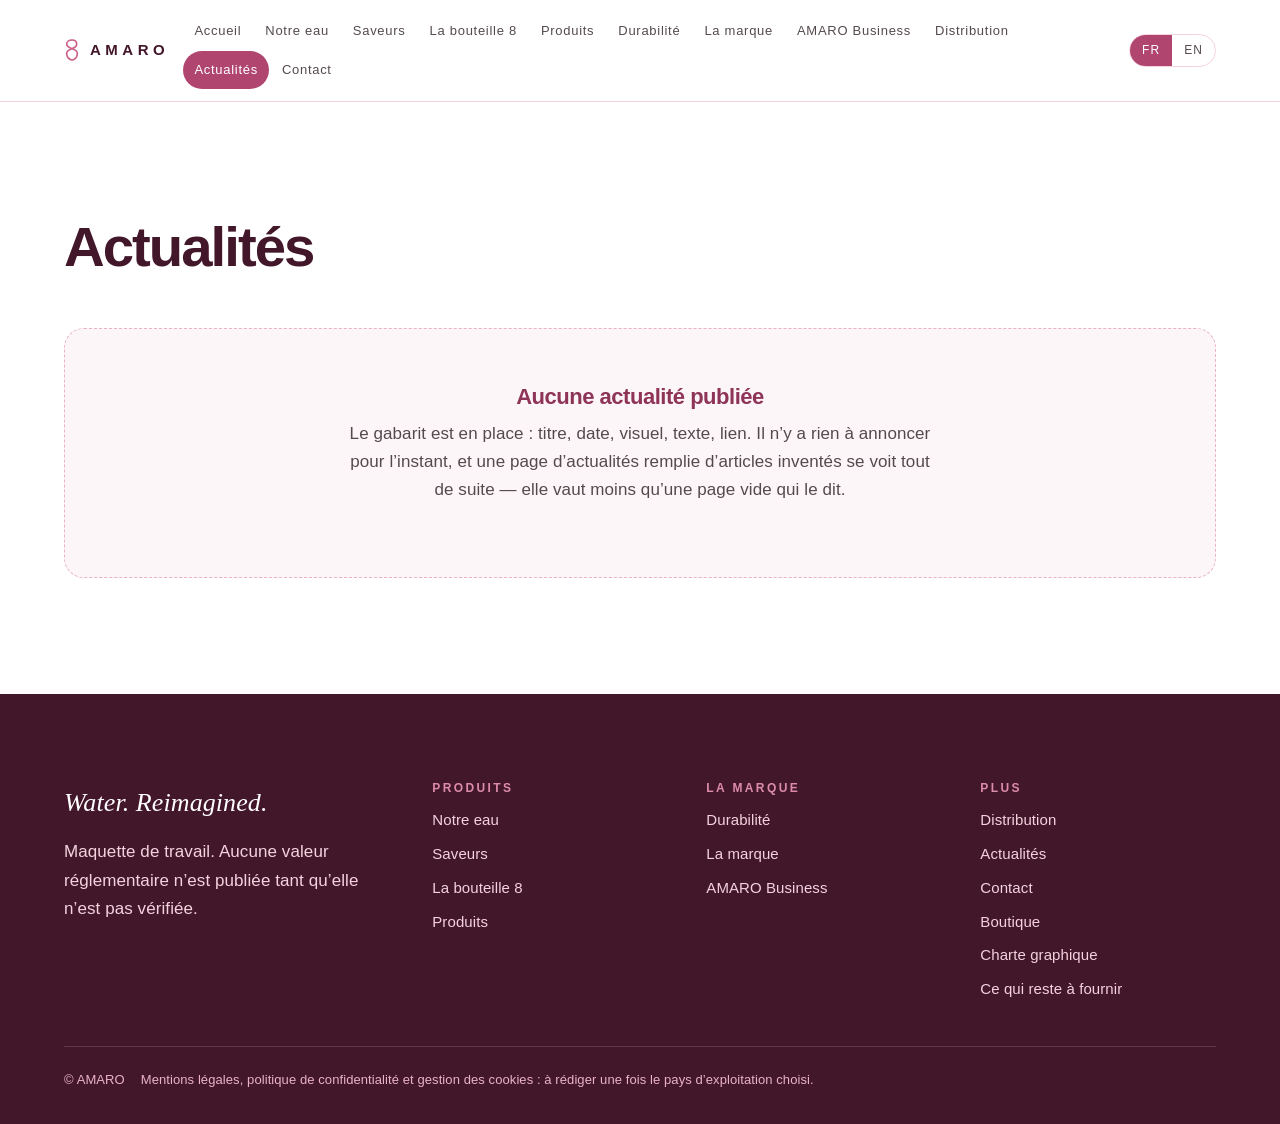
<file: actualites.html>
<!DOCTYPE html>
<html lang="fr">
<head>
<meta charset="utf-8">
<meta name="viewport" content="width=device-width,initial-scale=1">
<title>Actualités — AMARO</title>
<meta name="description" content="Actualités — Water. Reimagined.">
<link rel="icon" href="data:image/svg+xml,%3Csvg xmlns='http://www.w3.org/2000/svg' viewBox='0 0 48 72'%3E%3Cpath fill='none' stroke='%23CB5F87' stroke-width='6' stroke-linecap='round' d='M24 6c9 0 14 5.5 14 12.5S29 30 24 32c-5 2-16 5.5-16 14.5S15 66 24 66s16-9 16-19.5S29 34 24 32c-5-2-16-6.5-16-13.5S15 6 24 6z'/%3E%3C/svg%3E">
<link rel="stylesheet" href="styles.css">

</head>
<body>
<a class="saut" href="#contenu" data-fr="Aller au contenu"
   data-en="Skip to content">Aller au contenu</a>
<header class="entete" id="entete">
  <div class="entete__in">
    <a class="marque" href="index.html"><svg class="logo8" viewBox="0 0 48 72" width="16" height="24" aria-hidden="true" focusable="false"><path fill="none" stroke="currentColor" stroke-width="5" stroke-linecap="round" stroke-linejoin="round" d="M24 6c9 0 14 5.5 14 12.5S29 30 24 32c-5 2-16 5.5-16 14.5S15 66 24 66s16-9 16-19.5S29 34 24 32c-5-2-16-6.5-16-13.5S15 6 24 6z"/></svg><span>AMARO</span></a>
    <button class="burger" type="button" id="burger" aria-expanded="false"
            aria-controls="nav" data-fr="Menu" data-en="Menu">Menu</button>
    <nav class="nav" id="nav" aria-label="Navigation principale"><a href="index.html" data-fr="Accueil" data-en="Home">Accueil</a><a href="notre-eau.html" data-fr="Notre eau" data-en="Our Water">Notre eau</a><a href="saveurs.html" data-fr="Saveurs" data-en="Flavors">Saveurs</a><a href="bouteille.html" data-fr="La bouteille 8" data-en="The 8 Bottle">La bouteille 8</a><a href="produits.html" data-fr="Produits" data-en="Products">Produits</a><a href="durabilite.html" data-fr="Durabilité" data-en="Sustainability">Durabilité</a><a href="marque.html" data-fr="La marque" data-en="About">La marque</a><a href="business.html" data-fr="AMARO Business" data-en="AMARO Business">AMARO Business</a><a href="distribution.html" data-fr="Distribution" data-en="Global Distribution">Distribution</a><a href="actualites.html" aria-current="page" data-fr="Actualités" data-en="News">Actualités</a><a href="contact.html" data-fr="Contact" data-en="Contact">Contact</a></nav>
    <div class="langues" role="group" aria-label="Langue / Language">
      <button type="button" data-langue="fr" aria-pressed="true">FR</button>
      <button type="button" data-langue="en" aria-pressed="false">EN</button>
    </div>
  </div>
</header>
<main id="contenu">
<section class="section "><div class="enveloppe"><div class="tete "><h2 data-fr="Actualités" data-en="News">Actualités</h2></div><div class="vide-bloc"><h3 data-fr="Aucune actualité publiée" data-en="No news published">Aucune actualité publiée</h3><p data-fr="Le gabarit est en place : titre, date, visuel, texte, lien. Il n’y a rien à annoncer pour l’instant, et une page d’actualités remplie d’articles inventés se voit tout de suite — elle vaut moins qu’une page vide qui le dit." data-en="The template is in place: title, date, visual, text, link. There is nothing to announce yet, and a news page filled with invented articles is spotted immediately — it is worth less than an empty page that says so.">Le gabarit est en place : titre, date, visuel, texte, lien. Il n’y a rien à annoncer pour l’instant, et une page d’actualités remplie d’articles inventés se voit tout de suite — elle vaut moins qu’une page vide qui le dit.</p></div></div></section>
</main>
<footer class="pied">
  <div class="enveloppe">
    <div class="pied__grille">
      <div>
        <p class="pied__signature">Water. Reimagined.</p>
        <p data-fr="Maquette de travail. Aucune valeur réglementaire n’est publiée tant qu’elle n’est pas vérifiée." data-en="Working prototype. No regulatory value is published until it has been verified.">Maquette de travail. Aucune valeur réglementaire n’est publiée tant qu’elle n’est pas vérifiée.</p>
      </div>
      <div><h4 data-fr="Produits" data-en="Products">Produits</h4><ul><li><a href="notre-eau.html" data-fr="Notre eau" data-en="Our Water">Notre eau</a></li><li><a href="saveurs.html" data-fr="Saveurs" data-en="Flavors">Saveurs</a></li><li><a href="bouteille.html" data-fr="La bouteille 8" data-en="The 8 Bottle">La bouteille 8</a></li><li><a href="produits.html" data-fr="Produits" data-en="Products">Produits</a></li></ul></div>
      <div><h4 data-fr="La marque" data-en="Company">La marque</h4><ul><li><a href="durabilite.html" data-fr="Durabilité" data-en="Sustainability">Durabilité</a></li><li><a href="marque.html" data-fr="La marque" data-en="About">La marque</a></li><li><a href="business.html" data-fr="AMARO Business" data-en="AMARO Business">AMARO Business</a></li></ul></div>
      <div><h4 data-fr="Plus" data-en="More">Plus</h4><ul><li><a href="distribution.html" data-fr="Distribution" data-en="Global Distribution">Distribution</a></li><li><a href="actualites.html" data-fr="Actualités" data-en="News">Actualités</a></li><li><a href="contact.html" data-fr="Contact" data-en="Contact">Contact</a></li><li><a href="boutique.html" data-fr="Boutique" data-en="Shop">Boutique</a></li><li><a href="design.html" data-fr="Charte graphique" data-en="Design system">Charte graphique</a></li><li><a href="a-renseigner.html" data-fr="Ce qui reste à fournir" data-en="What is still needed">Ce qui reste à fournir</a></li></ul></div>
    </div>
    <div class="pied__bas">
      <span>&copy; AMARO</span>
      <span data-fr="Mentions légales, politique de confidentialité et gestion des cookies : à rédiger une fois le pays d’exploitation choisi." data-en="Legal notice, privacy policy and cookie management: to be drafted once the country of operation is chosen.">Mentions légales, politique de confidentialité et gestion des cookies : à rédiger une fois le pays d’exploitation choisi.</span>
    </div>
  </div>
</footer>
<svg class="amaro-defs" width="0" height="0" aria-hidden="true"
     focusable="false" style="position:absolute;width:0;height:0;overflow:hidden">
  <defs>
    <path id="amaro-corps" d="M136.00 64.00 C136.08 67.00 135.67 77.00 136.50 82.00 C137.33 87.00 138.25 90.33 141.00 94.00 C143.75 97.67 148.50 100.50 153.00 104.00 C157.50 107.50 163.17 111.17 168.00 115.00 C172.83 118.83 177.83 122.67 182.00 127.00 C186.17 131.33 189.83 135.83 193.00 141.00 C196.17 146.17 198.92 151.83 201.00 158.00 C203.08 164.17 204.58 171.33 205.50 178.00 C206.42 184.67 206.75 191.33 206.50 198.00 C206.25 204.67 205.42 211.67 204.00 218.00 C202.58 224.33 200.50 230.00 198.00 236.00 C195.50 242.00 192.33 248.00 189.00 254.00 C185.67 260.00 181.67 266.33 178.00 272.00 C174.33 277.67 170.00 283.00 167.00 288.00 C164.00 293.00 161.50 298.00 160.00 302.00 C158.50 306.00 158.00 308.00 158.00 312.00 C158.00 316.00 158.33 321.00 160.00 326.00 C161.67 331.00 164.67 336.33 168.00 342.00 C171.33 347.67 176.00 353.67 180.00 360.00 C184.00 366.33 188.17 373.00 192.00 380.00 C195.83 387.00 200.00 394.67 203.00 402.00 C206.00 409.33 208.50 416.33 210.00 424.00 C211.50 431.67 211.75 440.00 212.00 448.00 C212.25 456.00 212.17 464.00 211.50 472.00 C210.83 480.00 209.58 488.33 208.00 496.00 C206.42 503.67 204.33 511.00 202.00 518.00 C199.67 525.00 196.67 532.00 194.00 538.00 C191.33 544.00 188.17 549.67 186.00 554.00 C183.83 558.33 181.83 562.33 181.00 564.00 C181.00 576.00 173.00 580.00 161.00 580.00 C144.00 580.00 138.00 567.00 120.00 567.00 C102.00 567.00 96.00 580.00 79.00 580.00 C67.00 580.00 59.00 576.00 59.00 564.00 C58.17 562.33 56.17 558.33 54.00 554.00 C51.83 549.67 48.67 544.00 46.00 538.00 C43.33 532.00 40.33 525.00 38.00 518.00 C35.67 511.00 33.58 503.67 32.00 496.00 C30.42 488.33 29.17 480.00 28.50 472.00 C27.83 464.00 27.75 456.00 28.00 448.00 C28.25 440.00 28.50 431.67 30.00 424.00 C31.50 416.33 34.00 409.33 37.00 402.00 C40.00 394.67 44.17 387.00 48.00 380.00 C51.83 373.00 56.00 366.33 60.00 360.00 C64.00 353.67 68.67 347.67 72.00 342.00 C75.33 336.33 78.33 331.00 80.00 326.00 C81.67 321.00 82.00 316.00 82.00 312.00 C82.00 308.00 81.50 306.00 80.00 302.00 C78.50 298.00 76.00 293.00 73.00 288.00 C70.00 283.00 65.67 277.67 62.00 272.00 C58.33 266.33 54.33 260.00 51.00 254.00 C47.67 248.00 44.50 242.00 42.00 236.00 C39.50 230.00 37.42 224.33 36.00 218.00 C34.58 211.67 33.75 204.67 33.50 198.00 C33.25 191.33 33.58 184.67 34.50 178.00 C35.42 171.33 36.92 164.17 39.00 158.00 C41.08 151.83 43.83 146.17 47.00 141.00 C50.17 135.83 53.83 131.33 58.00 127.00 C62.17 122.67 67.17 118.83 72.00 115.00 C76.83 111.17 82.50 107.50 87.00 104.00 C91.50 100.50 96.25 97.67 99.00 94.00 C101.75 90.33 102.67 87.00 103.50 82.00 C104.33 77.00 103.92 67.00 104.00 64.00 Z"/>
    <path id="amaro-flanc" d="M136.00 64.00 C136.08 67.00 135.67 77.00 136.50 82.00 C137.33 87.00 138.25 90.33 141.00 94.00 C143.75 97.67 148.50 100.50 153.00 104.00 C157.50 107.50 163.17 111.17 168.00 115.00 C172.83 118.83 177.83 122.67 182.00 127.00 C186.17 131.33 189.83 135.83 193.00 141.00 C196.17 146.17 198.92 151.83 201.00 158.00 C203.08 164.17 204.58 171.33 205.50 178.00 C206.42 184.67 206.75 191.33 206.50 198.00 C206.25 204.67 205.42 211.67 204.00 218.00 C202.58 224.33 200.50 230.00 198.00 236.00 C195.50 242.00 192.33 248.00 189.00 254.00 C185.67 260.00 181.67 266.33 178.00 272.00 C174.33 277.67 170.00 283.00 167.00 288.00 C164.00 293.00 161.50 298.00 160.00 302.00 C158.50 306.00 158.00 308.00 158.00 312.00 C158.00 316.00 158.33 321.00 160.00 326.00 C161.67 331.00 164.67 336.33 168.00 342.00 C171.33 347.67 176.00 353.67 180.00 360.00 C184.00 366.33 188.17 373.00 192.00 380.00 C195.83 387.00 200.00 394.67 203.00 402.00 C206.00 409.33 208.50 416.33 210.00 424.00 C211.50 431.67 211.75 440.00 212.00 448.00 C212.25 456.00 212.17 464.00 211.50 472.00 C210.83 480.00 209.58 488.33 208.00 496.00 C206.42 503.67 204.33 511.00 202.00 518.00 C199.67 525.00 196.67 532.00 194.00 538.00 C191.33 544.00 188.17 549.67 186.00 554.00 C183.83 558.33 181.83 562.33 181.00 564.00"/>
    <clipPath id="amaro-clip" clipPathUnits="userSpaceOnUse">
      <use href="#amaro-corps" xlink:href="#amaro-corps"/>
    </clipPath>
    <linearGradient id="amaro-verre" x1="0" y1="0" x2="1" y2="0">
      <stop offset="0"    stop-color="#000" stop-opacity=".20"/>
      <stop offset=".14"  stop-color="#000" stop-opacity=".04"/>
      <stop offset=".30"  stop-color="#fff" stop-opacity=".55"/>
      <stop offset=".46"  stop-color="#fff" stop-opacity=".10"/>
      <stop offset=".78"  stop-color="#000" stop-opacity=".05"/>
      <stop offset="1"    stop-color="#000" stop-opacity=".22"/>
    </linearGradient>
    <linearGradient id="amaro-cap" x1="0" y1="0" x2="1" y2="0">
      <stop offset="0"   stop-color="#8E3457"/>
      <stop offset=".32" stop-color="#CB5F87"/>
      <stop offset=".62" stop-color="#8E3457"/>
      <stop offset="1"   stop-color="#6B2540"/>
    </linearGradient>
    
  </defs>
</svg>
<script src="script.js"></script>

</body>
</html>
</file>
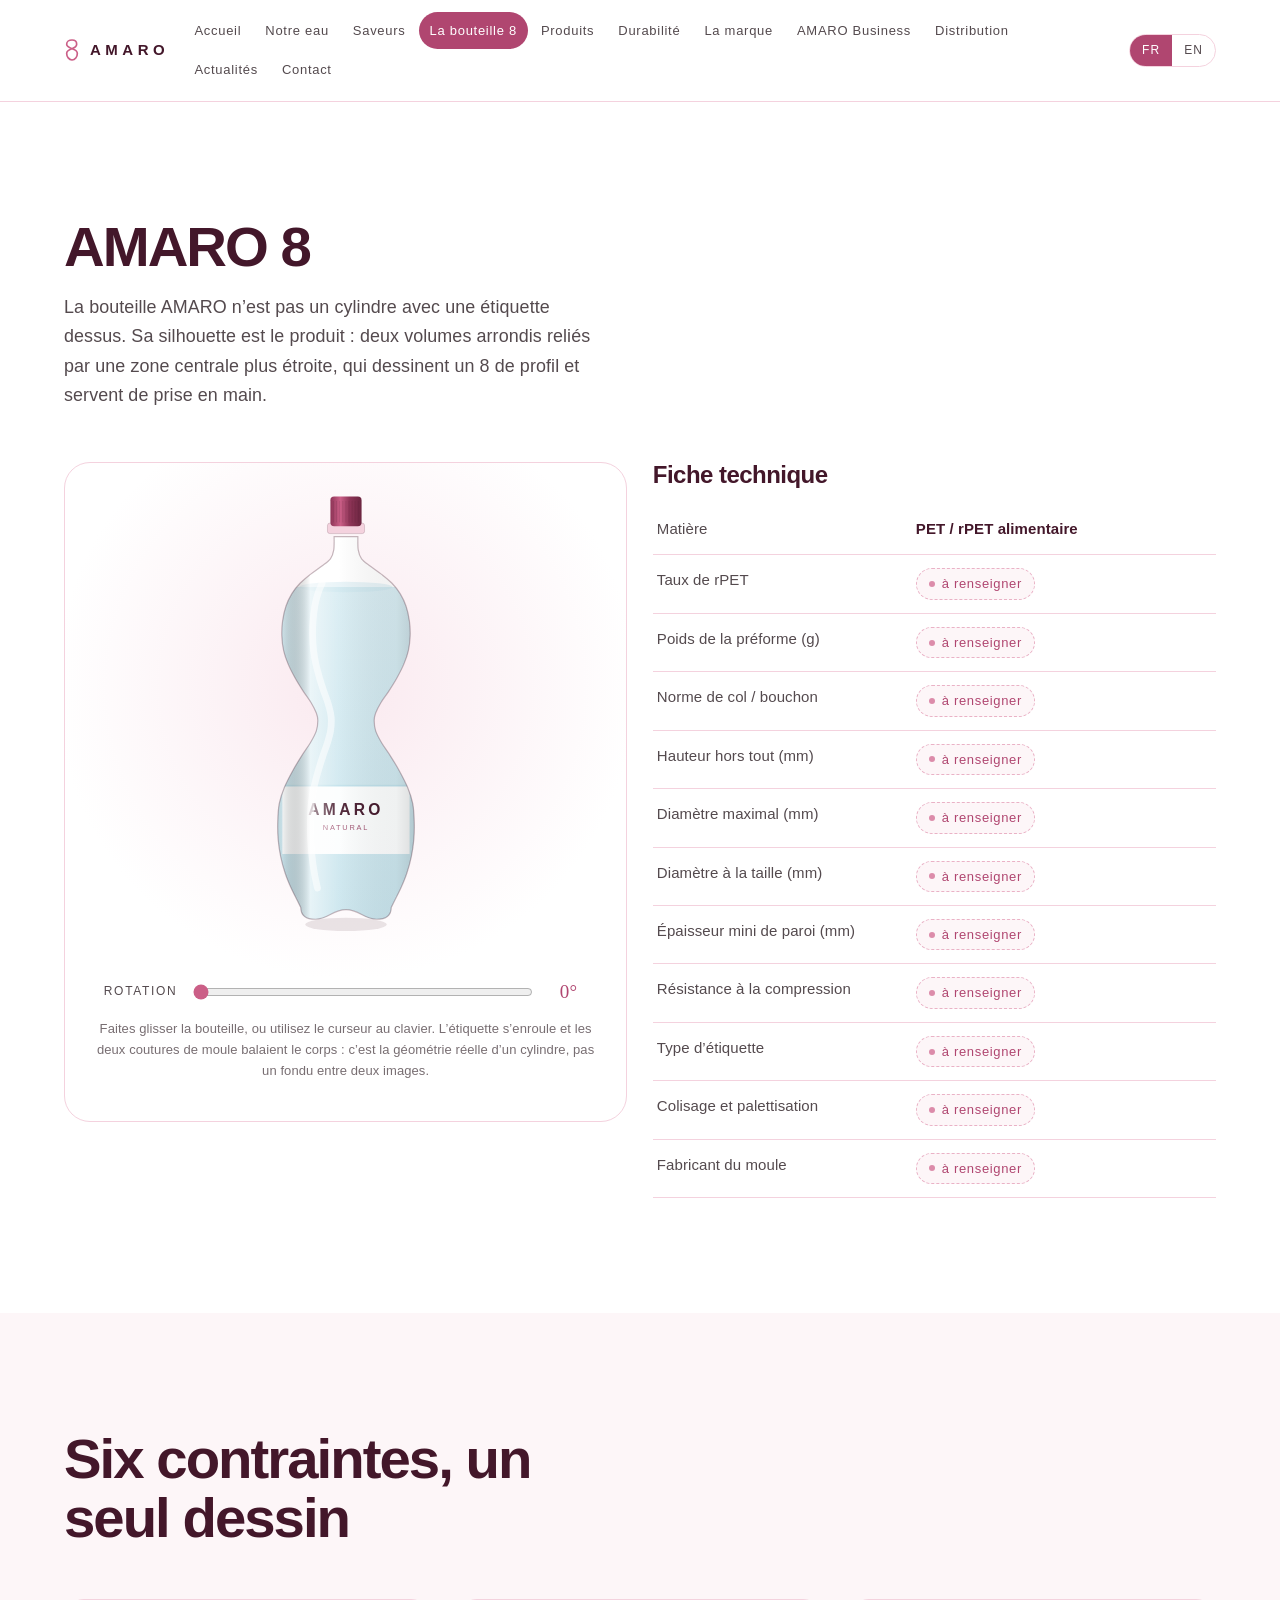
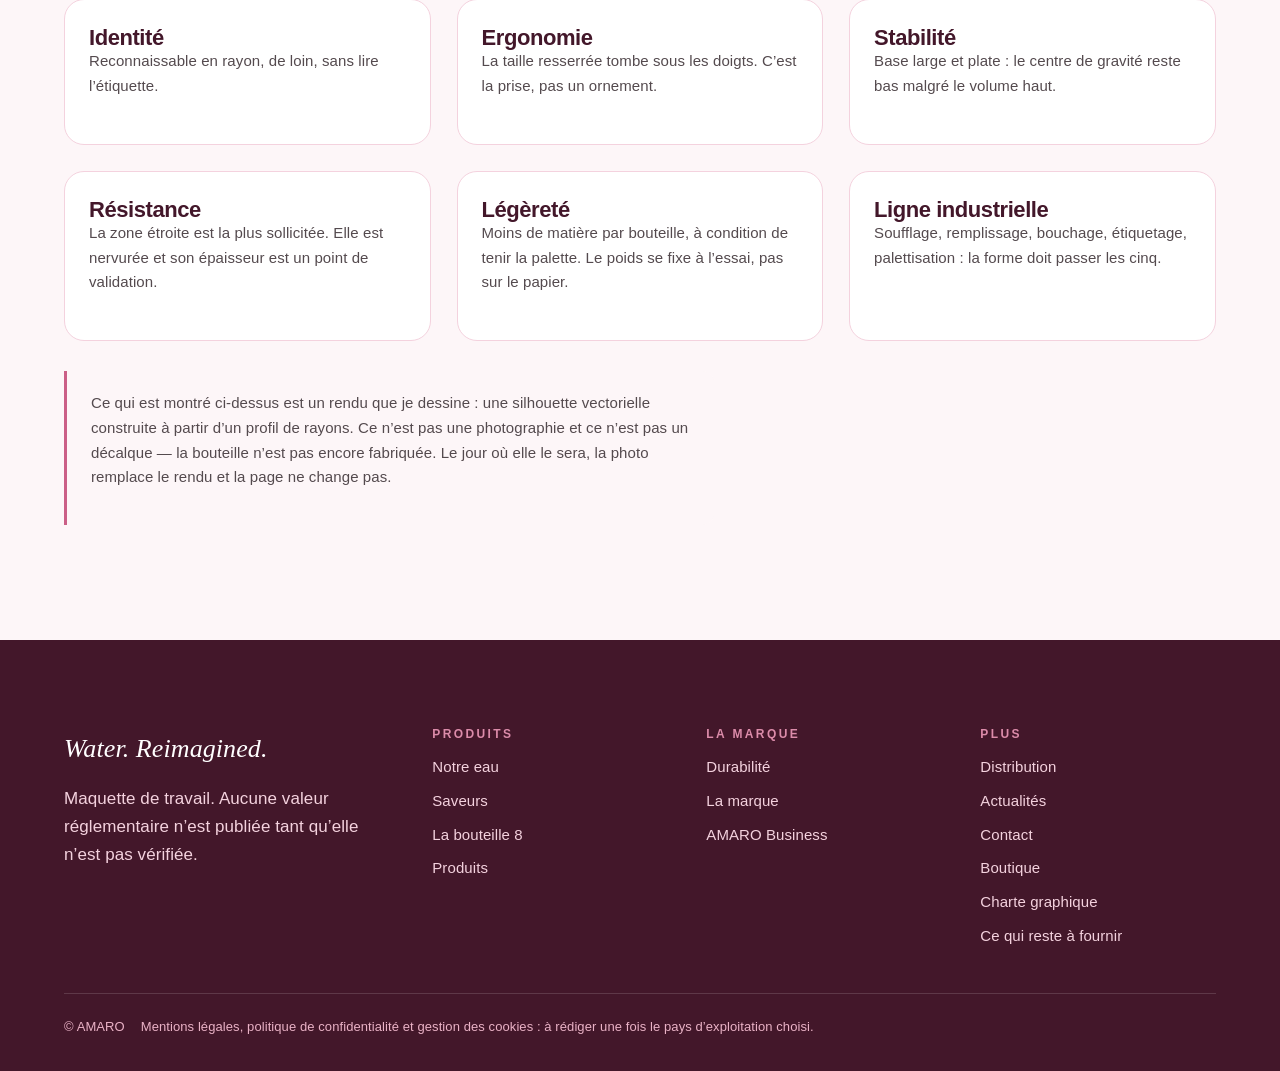
<file: bouteille.html>
<!DOCTYPE html>
<html lang="fr">
<head>
<meta charset="utf-8">
<meta name="viewport" content="width=device-width,initial-scale=1">
<title>La bouteille 8 — AMARO</title>
<meta name="description" content="La bouteille 8 — Water. Reimagined.">
<link rel="icon" href="data:image/svg+xml,%3Csvg xmlns='http://www.w3.org/2000/svg' viewBox='0 0 48 72'%3E%3Cpath fill='none' stroke='%23CB5F87' stroke-width='6' stroke-linecap='round' d='M24 6c9 0 14 5.5 14 12.5S29 30 24 32c-5 2-16 5.5-16 14.5S15 66 24 66s16-9 16-19.5S29 34 24 32c-5-2-16-6.5-16-13.5S15 6 24 6z'/%3E%3C/svg%3E">
<link rel="stylesheet" href="styles.css">

</head>
<body>
<a class="saut" href="#contenu" data-fr="Aller au contenu"
   data-en="Skip to content">Aller au contenu</a>
<header class="entete" id="entete">
  <div class="entete__in">
    <a class="marque" href="index.html"><svg class="logo8" viewBox="0 0 48 72" width="16" height="24" aria-hidden="true" focusable="false"><path fill="none" stroke="currentColor" stroke-width="5" stroke-linecap="round" stroke-linejoin="round" d="M24 6c9 0 14 5.5 14 12.5S29 30 24 32c-5 2-16 5.5-16 14.5S15 66 24 66s16-9 16-19.5S29 34 24 32c-5-2-16-6.5-16-13.5S15 6 24 6z"/></svg><span>AMARO</span></a>
    <button class="burger" type="button" id="burger" aria-expanded="false"
            aria-controls="nav" data-fr="Menu" data-en="Menu">Menu</button>
    <nav class="nav" id="nav" aria-label="Navigation principale"><a href="index.html" data-fr="Accueil" data-en="Home">Accueil</a><a href="notre-eau.html" data-fr="Notre eau" data-en="Our Water">Notre eau</a><a href="saveurs.html" data-fr="Saveurs" data-en="Flavors">Saveurs</a><a href="bouteille.html" aria-current="page" data-fr="La bouteille 8" data-en="The 8 Bottle">La bouteille 8</a><a href="produits.html" data-fr="Produits" data-en="Products">Produits</a><a href="durabilite.html" data-fr="Durabilité" data-en="Sustainability">Durabilité</a><a href="marque.html" data-fr="La marque" data-en="About">La marque</a><a href="business.html" data-fr="AMARO Business" data-en="AMARO Business">AMARO Business</a><a href="distribution.html" data-fr="Distribution" data-en="Global Distribution">Distribution</a><a href="actualites.html" data-fr="Actualités" data-en="News">Actualités</a><a href="contact.html" data-fr="Contact" data-en="Contact">Contact</a></nav>
    <div class="langues" role="group" aria-label="Langue / Language">
      <button type="button" data-langue="fr" aria-pressed="true">FR</button>
      <button type="button" data-langue="en" aria-pressed="false">EN</button>
    </div>
  </div>
</header>
<main id="contenu">
<section class="section "><div class="enveloppe"><div class="tete "><h2 data-fr="AMARO 8" data-en="AMARO 8">AMARO 8</h2><p data-fr="La bouteille AMARO n’est pas un cylindre avec une étiquette dessus. Sa silhouette est le produit : deux volumes arrondis reliés par une zone centrale plus étroite, qui dessinent un 8 de profil et servent de prise en main." data-en="The AMARO bottle is not a cylinder with a label on it. Its silhouette is the product: two rounded volumes joined by a narrower central zone, drawing a figure 8 in profile and doubling as the grip.">La bouteille AMARO n’est pas un cylindre avec une étiquette dessus. Sa silhouette est le produit : deux volumes arrondis reliés par une zone centrale plus étroite, qui dessinent un 8 de profil et servent de prise en main.</p></div><div class="grille grille--2" style="align-items:start"><div class="viseur rev">
      
<svg class="bouteille" viewBox="0 0 240 620" width="178" height="460"
     role="img" aria-label="AMARO NATURAL" data-uid="b-v360-i">
  <!-- L'ombre portee au sol : sans elle la bouteille flotte. Son rayon est
       celui du TALON, pas un chiffre rond : plus large que le pied, elle
       depasse de chaque cote et se lit comme un evasement de la bouteille
       elle-meme. Vu sur la premiere capture. -->
  <ellipse cx="120.0" cy="587.0" rx="55.0" ry="9"
           fill="#43172A" opacity=".11"/>

  <g clip-path="url(#amaro-clip)">
    <rect x="0" y="0" width="240" height="620" fill="#fff"/>
    <rect x="0" y="132.0" width="240" height="620"
          fill="url(#amaro-liq-bfe0ea)"/>
    <!-- la surface du liquide est une ellipse : vue de face, un cylindre
         rempli montre son menisque, pas un trait -->
    <ellipse cx="120.0" cy="132.0" rx="62.9" ry="7"
             fill="#BFE0EA" opacity=".38"/>
    

    <!-- les deux coutures de moule, a ±90° de la face. Elles reprennent le
         MEME flanc que le contour, ecrase horizontalement : c'est exactement
         la projection d'une generatrice du cylindre. -->
    <use href="#amaro-flanc" xlink:href="#amaro-flanc"  id="b-v360-i-couture-d" class="couture" fill="none" stroke="#43172A" stroke-width="1.1" opacity=".16" transform="translate(120.0,0) scale(0.001,1) translate(-120.0,0)"/>
    <use href="#amaro-flanc" xlink:href="#amaro-flanc"  id="b-v360-i-couture-g" class="couture" fill="none" stroke="#43172A" stroke-width="1.1" opacity=".16" transform="translate(120.0,0) scale(-0.001,1) translate(-120.0,0)"/>

    <!-- le panneau arriere : il n'apparait que quand la face s'en va -->
    <g id="b-v360-i-dos" class="etq-dos" opacity="0">
      <rect x="34.2" y="398.0" width="171.5" height="94.0"
            fill="#FFFFFF" opacity=".92"/>
      <rect x="34.2" y="398.0" width="171.5" height="3"
            fill="#CB5F87"/>
      <g fill="#8E3457" opacity=".55">
        <rect x="50.2" y="418.0" width="139.5" height="4" rx="2"/>
        <rect x="50.2" y="430.0" width="100.4" height="4" rx="2"/>
        <rect x="50.2" y="442.0" width="139.5" height="4" rx="2"/>
        <rect x="50.2" y="454.0" width="76.7" height="4" rx="2"/>
      </g>
    </g>

    <!-- l'etiquette de face, azimut 0 -->
    <g id="b-v360-i-face" class="etq-face">
      <rect x="34.2" y="398.0" width="171.5" height="94.0"
            fill="#FFFFFF" opacity=".94"/>
      <rect x="34.2" y="398.0" width="171.5" height="3"
            fill="#BFE0EA"/>
      <text x="120.0" y="440.0" text-anchor="middle"
            font-family="Helvetica Neue, Helvetica, Arial, sans-serif"
            font-size="21" letter-spacing="4.5" font-weight="600"
            fill="#43172A">AMARO</text>
      <text x="120.0" y="460.0" text-anchor="middle"
            font-family="Helvetica Neue, Helvetica, Arial, sans-serif"
            font-size="10" letter-spacing="2.4" fill="#8E3457"
            opacity=".85">NATURAL</text>
    </g>

    <!-- la matiere par-dessus tout : c'est elle qui fait le plastique -->
    <rect x="0" y="0" width="240" height="620" fill="url(#amaro-verre)"/>
    <!-- le reflet speculaire ne tourne PAS avec la bouteille : il appartient
         a la lampe, pas au produit. Son trace suit le profil (voir
         chemin_reflet) : il se resserre a la taille comme le verre. -->
    <path d="M87.76 127.00 C86.81 129.33 83.69 135.83 82.04 141.00 C80.39 146.17 78.96 151.83 77.88 158.00 C76.80 164.17 76.02 171.33 75.54 178.00 C75.06 184.67 74.89 191.33 75.02 198.00 C75.15 204.67 75.58 211.67 76.32 218.00 C77.06 224.33 78.14 230.00 79.44 236.00 C80.74 242.00 82.39 248.00 84.12 254.00 C85.85 260.00 87.93 266.33 89.84 272.00 C91.75 277.67 94.00 283.00 95.56 288.00 C97.12 293.00 98.42 298.00 99.20 302.00 C99.98 306.00 100.24 308.00 100.24 312.00 C100.24 316.00 100.07 321.00 99.20 326.00 C98.33 331.00 96.77 336.33 95.04 342.00 C93.31 347.67 90.88 353.67 88.80 360.00 C86.72 366.33 84.55 373.00 82.56 380.00 C80.57 387.00 78.40 394.67 76.84 402.00 C75.28 409.33 73.98 416.33 73.20 424.00 C72.42 431.67 72.29 440.00 72.16 448.00 C72.03 456.00 72.07 464.00 72.42 472.00 C72.77 480.00 73.42 488.33 74.24 496.00 C75.06 503.67 76.15 511.00 77.36 518.00 C78.57 525.00 80.83 534.67 81.52 538.00" fill="none" stroke="#fff" stroke-width="9"
          stroke-linecap="round" opacity=".58"/>
  </g>

  <use href="#amaro-corps" xlink:href="#amaro-corps" fill="none" stroke="#43172A" stroke-width="1.6" opacity=".30"/>

  <!-- bague de col et bouchon -->
  <rect x="95.0" y="46.0" width="50.0" height="14.0" rx="3"
        fill="#F4D2DE" stroke="#43172A" stroke-opacity=".22"/>
  <rect x="99.0" y="10.0" width="42.0" height="40.0" rx="5"
        fill="url(#amaro-cap)"/>
  <g stroke="#43172A" stroke-opacity=".18" stroke-width="1"><line x1="103.0" y1="16.0" x2="103.0" y2="45.0"/><line x1="107.2" y1="16.0" x2="107.2" y2="45.0"/><line x1="111.4" y1="16.0" x2="111.4" y2="45.0"/><line x1="115.6" y1="16.0" x2="115.6" y2="45.0"/><line x1="119.8" y1="16.0" x2="119.8" y2="45.0"/><line x1="124.0" y1="16.0" x2="124.0" y2="45.0"/><line x1="128.2" y1="16.0" x2="128.2" y2="45.0"/><line x1="132.4" y1="16.0" x2="132.4" y2="45.0"/><line x1="136.6" y1="16.0" x2="136.6" y2="45.0"/></g>
</svg>
      <div class="viseur__cmd">
        <label for="curseur-angle" data-fr="Rotation" data-en="Rotation">Rotation</label>
        <input type="range" id="curseur-angle" min="0" max="359" value="0"
               step="1" aria-describedby="lecture-angle">
        <span class="viseur__lecture" id="lecture-angle">0&deg;</span>
      </div>
      <p class="viseur__aide" data-fr="Faites glisser la bouteille, ou utilisez le curseur au clavier. L’étiquette s’enroule et les deux coutures de moule balaient le corps : c’est la géométrie réelle d’un cylindre, pas un fondu entre deux images." data-en="Drag the bottle, or use the slider from the keyboard. The label wraps and the two mould seams sweep across the body: this is the real geometry of a cylinder, not a cross-fade between two images.">Faites glisser la bouteille, ou utilisez le curseur au clavier. L’étiquette s’enroule et les deux coutures de moule balaient le corps : c’est la géométrie réelle d’un cylindre, pas un fondu entre deux images.</p>
    </div><div><h3 style="margin:0 0 16px;font-size:24px" data-fr="Fiche technique" data-en="Technical sheet">Fiche technique</h3><table class="fiche"><caption class="hors-ecran" data-fr="Fiche technique de la bouteille" data-en="Bottle technical sheet">Fiche technique de la bouteille</caption><tbody><tr><th data-fr="Matière" data-en="Material">Matière</th><td>PET / rPET alimentaire</td></tr><tr><th data-fr="Taux de rPET" data-en="rPET content">Taux de rPET</th><td><span class="vide" data-vide="rpet" data-fr="à renseigner" data-en="to be provided">à renseigner</span></td></tr><tr><th data-fr="Poids de la préforme (g)" data-en="Preform weight (g)">Poids de la préforme (g)</th><td><span class="vide" data-vide="poids" data-fr="à renseigner" data-en="to be provided">à renseigner</span></td></tr><tr><th data-fr="Norme de col / bouchon" data-en="Neck finish / closure">Norme de col / bouchon</th><td><span class="vide" data-vide="col" data-fr="à renseigner" data-en="to be provided">à renseigner</span></td></tr><tr><th data-fr="Hauteur hors tout (mm)" data-en="Overall height (mm)">Hauteur hors tout (mm)</th><td><span class="vide" data-vide="hauteur" data-fr="à renseigner" data-en="to be provided">à renseigner</span></td></tr><tr><th data-fr="Diamètre maximal (mm)" data-en="Maximum diameter (mm)">Diamètre maximal (mm)</th><td><span class="vide" data-vide="diametre" data-fr="à renseigner" data-en="to be provided">à renseigner</span></td></tr><tr><th data-fr="Diamètre à la taille (mm)" data-en="Waist diameter (mm)">Diamètre à la taille (mm)</th><td><span class="vide" data-vide="taille" data-fr="à renseigner" data-en="to be provided">à renseigner</span></td></tr><tr><th data-fr="Épaisseur mini de paroi (mm)" data-en="Minimum wall thickness (mm)">Épaisseur mini de paroi (mm)</th><td><span class="vide" data-vide="epaisseur" data-fr="à renseigner" data-en="to be provided">à renseigner</span></td></tr><tr><th data-fr="Résistance à la compression" data-en="Top load resistance">Résistance à la compression</th><td><span class="vide" data-vide="topload" data-fr="à renseigner" data-en="to be provided">à renseigner</span></td></tr><tr><th data-fr="Type d’étiquette" data-en="Label type">Type d’étiquette</th><td><span class="vide" data-vide="etiquette" data-fr="à renseigner" data-en="to be provided">à renseigner</span></td></tr><tr><th data-fr="Colisage et palettisation" data-en="Case and pallet pattern">Colisage et palettisation</th><td><span class="vide" data-vide="palette" data-fr="à renseigner" data-en="to be provided">à renseigner</span></td></tr><tr><th data-fr="Fabricant du moule" data-en="Mould maker">Fabricant du moule</th><td><span class="vide" data-vide="moule" data-fr="à renseigner" data-en="to be provided">à renseigner</span></td></tr></tbody></table></div></div></div></section><section class="section section--rose"><div class="enveloppe"><div class="tete "><h2 data-fr="Six contraintes, un seul dessin" data-en="Six constraints, one drawing">Six contraintes, un seul dessin</h2></div><div class="grille grille--3"><div class="carte rev" style="--tint:var(--rose-200);
             min-height:0" data-delai="0">
             <h3 data-fr="Identité" data-en="Identity">Identité</h3><p data-fr="Reconnaissable en rayon, de loin, sans lire l’étiquette." data-en="Recognisable on shelf, from a distance, without reading the label.">Reconnaissable en rayon, de loin, sans lire l’étiquette.</p>
           </div><div class="carte rev" style="--tint:var(--rose-200);
             min-height:0" data-delai="60">
             <h3 data-fr="Ergonomie" data-en="Ergonomics">Ergonomie</h3><p data-fr="La taille resserrée tombe sous les doigts. C’est la prise, pas un ornement." data-en="The narrow waist falls under the fingers. It is the grip, not an ornament.">La taille resserrée tombe sous les doigts. C’est la prise, pas un ornement.</p>
           </div><div class="carte rev" style="--tint:var(--rose-200);
             min-height:0" data-delai="120">
             <h3 data-fr="Stabilité" data-en="Stability">Stabilité</h3><p data-fr="Base large et plate : le centre de gravité reste bas malgré le volume haut." data-en="Wide flat base: the centre of gravity stays low despite the upper volume.">Base large et plate : le centre de gravité reste bas malgré le volume haut.</p>
           </div><div class="carte rev" style="--tint:var(--rose-200);
             min-height:0" data-delai="180">
             <h3 data-fr="Résistance" data-en="Strength">Résistance</h3><p data-fr="La zone étroite est la plus sollicitée. Elle est nervurée et son épaisseur est un point de validation." data-en="The narrow zone takes the most load. It is ribbed, and its wall thickness is a validation point.">La zone étroite est la plus sollicitée. Elle est nervurée et son épaisseur est un point de validation.</p>
           </div><div class="carte rev" style="--tint:var(--rose-200);
             min-height:0" data-delai="240">
             <h3 data-fr="Légèreté" data-en="Lightweighting">Légèreté</h3><p data-fr="Moins de matière par bouteille, à condition de tenir la palette. Le poids se fixe à l’essai, pas sur le papier." data-en="Less material per bottle, provided the pallet holds. Weight is set on trial, not on paper.">Moins de matière par bouteille, à condition de tenir la palette. Le poids se fixe à l’essai, pas sur le papier.</p>
           </div><div class="carte rev" style="--tint:var(--rose-200);
             min-height:0" data-delai="300">
             <h3 data-fr="Ligne industrielle" data-en="Industrial line">Ligne industrielle</h3><p data-fr="Soufflage, remplissage, bouchage, étiquetage, palettisation : la forme doit passer les cinq." data-en="Blowing, filling, capping, labelling, palletising: the shape has to clear all five.">Soufflage, remplissage, bouchage, étiquetage, palettisation : la forme doit passer les cinq.</p>
           </div></div><div style="margin-top:30px"><div class="avertissement"><p data-fr="Ce qui est montré ci-dessus est un rendu que je dessine : une silhouette vectorielle construite à partir d’un profil de rayons. Ce n’est pas une photographie et ce n’est pas un décalque — la bouteille n’est pas encore fabriquée. Le jour où elle le sera, la photo remplace le rendu et la page ne change pas." data-en="What is shown above is a rendering I draw: a vector silhouette built from a profile of radii. It is not a photograph and not a trace — the bottle is not manufactured yet. The day it is, the photo replaces the rendering and the page does not change.">Ce qui est montré ci-dessus est un rendu que je dessine : une silhouette vectorielle construite à partir d’un profil de rayons. Ce n’est pas une photographie et ce n’est pas un décalque — la bouteille n’est pas encore fabriquée. Le jour où elle le sera, la photo remplace le rendu et la page ne change pas.</p></div></div></div></section>
</main>
<footer class="pied">
  <div class="enveloppe">
    <div class="pied__grille">
      <div>
        <p class="pied__signature">Water. Reimagined.</p>
        <p data-fr="Maquette de travail. Aucune valeur réglementaire n’est publiée tant qu’elle n’est pas vérifiée." data-en="Working prototype. No regulatory value is published until it has been verified.">Maquette de travail. Aucune valeur réglementaire n’est publiée tant qu’elle n’est pas vérifiée.</p>
      </div>
      <div><h4 data-fr="Produits" data-en="Products">Produits</h4><ul><li><a href="notre-eau.html" data-fr="Notre eau" data-en="Our Water">Notre eau</a></li><li><a href="saveurs.html" data-fr="Saveurs" data-en="Flavors">Saveurs</a></li><li><a href="bouteille.html" data-fr="La bouteille 8" data-en="The 8 Bottle">La bouteille 8</a></li><li><a href="produits.html" data-fr="Produits" data-en="Products">Produits</a></li></ul></div>
      <div><h4 data-fr="La marque" data-en="Company">La marque</h4><ul><li><a href="durabilite.html" data-fr="Durabilité" data-en="Sustainability">Durabilité</a></li><li><a href="marque.html" data-fr="La marque" data-en="About">La marque</a></li><li><a href="business.html" data-fr="AMARO Business" data-en="AMARO Business">AMARO Business</a></li></ul></div>
      <div><h4 data-fr="Plus" data-en="More">Plus</h4><ul><li><a href="distribution.html" data-fr="Distribution" data-en="Global Distribution">Distribution</a></li><li><a href="actualites.html" data-fr="Actualités" data-en="News">Actualités</a></li><li><a href="contact.html" data-fr="Contact" data-en="Contact">Contact</a></li><li><a href="boutique.html" data-fr="Boutique" data-en="Shop">Boutique</a></li><li><a href="design.html" data-fr="Charte graphique" data-en="Design system">Charte graphique</a></li><li><a href="a-renseigner.html" data-fr="Ce qui reste à fournir" data-en="What is still needed">Ce qui reste à fournir</a></li></ul></div>
    </div>
    <div class="pied__bas">
      <span>&copy; AMARO</span>
      <span data-fr="Mentions légales, politique de confidentialité et gestion des cookies : à rédiger une fois le pays d’exploitation choisi." data-en="Legal notice, privacy policy and cookie management: to be drafted once the country of operation is chosen.">Mentions légales, politique de confidentialité et gestion des cookies : à rédiger une fois le pays d’exploitation choisi.</span>
    </div>
  </div>
</footer>
<svg class="amaro-defs" width="0" height="0" aria-hidden="true"
     focusable="false" style="position:absolute;width:0;height:0;overflow:hidden">
  <defs>
    <path id="amaro-corps" d="M136.00 64.00 C136.08 67.00 135.67 77.00 136.50 82.00 C137.33 87.00 138.25 90.33 141.00 94.00 C143.75 97.67 148.50 100.50 153.00 104.00 C157.50 107.50 163.17 111.17 168.00 115.00 C172.83 118.83 177.83 122.67 182.00 127.00 C186.17 131.33 189.83 135.83 193.00 141.00 C196.17 146.17 198.92 151.83 201.00 158.00 C203.08 164.17 204.58 171.33 205.50 178.00 C206.42 184.67 206.75 191.33 206.50 198.00 C206.25 204.67 205.42 211.67 204.00 218.00 C202.58 224.33 200.50 230.00 198.00 236.00 C195.50 242.00 192.33 248.00 189.00 254.00 C185.67 260.00 181.67 266.33 178.00 272.00 C174.33 277.67 170.00 283.00 167.00 288.00 C164.00 293.00 161.50 298.00 160.00 302.00 C158.50 306.00 158.00 308.00 158.00 312.00 C158.00 316.00 158.33 321.00 160.00 326.00 C161.67 331.00 164.67 336.33 168.00 342.00 C171.33 347.67 176.00 353.67 180.00 360.00 C184.00 366.33 188.17 373.00 192.00 380.00 C195.83 387.00 200.00 394.67 203.00 402.00 C206.00 409.33 208.50 416.33 210.00 424.00 C211.50 431.67 211.75 440.00 212.00 448.00 C212.25 456.00 212.17 464.00 211.50 472.00 C210.83 480.00 209.58 488.33 208.00 496.00 C206.42 503.67 204.33 511.00 202.00 518.00 C199.67 525.00 196.67 532.00 194.00 538.00 C191.33 544.00 188.17 549.67 186.00 554.00 C183.83 558.33 181.83 562.33 181.00 564.00 C181.00 576.00 173.00 580.00 161.00 580.00 C144.00 580.00 138.00 567.00 120.00 567.00 C102.00 567.00 96.00 580.00 79.00 580.00 C67.00 580.00 59.00 576.00 59.00 564.00 C58.17 562.33 56.17 558.33 54.00 554.00 C51.83 549.67 48.67 544.00 46.00 538.00 C43.33 532.00 40.33 525.00 38.00 518.00 C35.67 511.00 33.58 503.67 32.00 496.00 C30.42 488.33 29.17 480.00 28.50 472.00 C27.83 464.00 27.75 456.00 28.00 448.00 C28.25 440.00 28.50 431.67 30.00 424.00 C31.50 416.33 34.00 409.33 37.00 402.00 C40.00 394.67 44.17 387.00 48.00 380.00 C51.83 373.00 56.00 366.33 60.00 360.00 C64.00 353.67 68.67 347.67 72.00 342.00 C75.33 336.33 78.33 331.00 80.00 326.00 C81.67 321.00 82.00 316.00 82.00 312.00 C82.00 308.00 81.50 306.00 80.00 302.00 C78.50 298.00 76.00 293.00 73.00 288.00 C70.00 283.00 65.67 277.67 62.00 272.00 C58.33 266.33 54.33 260.00 51.00 254.00 C47.67 248.00 44.50 242.00 42.00 236.00 C39.50 230.00 37.42 224.33 36.00 218.00 C34.58 211.67 33.75 204.67 33.50 198.00 C33.25 191.33 33.58 184.67 34.50 178.00 C35.42 171.33 36.92 164.17 39.00 158.00 C41.08 151.83 43.83 146.17 47.00 141.00 C50.17 135.83 53.83 131.33 58.00 127.00 C62.17 122.67 67.17 118.83 72.00 115.00 C76.83 111.17 82.50 107.50 87.00 104.00 C91.50 100.50 96.25 97.67 99.00 94.00 C101.75 90.33 102.67 87.00 103.50 82.00 C104.33 77.00 103.92 67.00 104.00 64.00 Z"/>
    <path id="amaro-flanc" d="M136.00 64.00 C136.08 67.00 135.67 77.00 136.50 82.00 C137.33 87.00 138.25 90.33 141.00 94.00 C143.75 97.67 148.50 100.50 153.00 104.00 C157.50 107.50 163.17 111.17 168.00 115.00 C172.83 118.83 177.83 122.67 182.00 127.00 C186.17 131.33 189.83 135.83 193.00 141.00 C196.17 146.17 198.92 151.83 201.00 158.00 C203.08 164.17 204.58 171.33 205.50 178.00 C206.42 184.67 206.75 191.33 206.50 198.00 C206.25 204.67 205.42 211.67 204.00 218.00 C202.58 224.33 200.50 230.00 198.00 236.00 C195.50 242.00 192.33 248.00 189.00 254.00 C185.67 260.00 181.67 266.33 178.00 272.00 C174.33 277.67 170.00 283.00 167.00 288.00 C164.00 293.00 161.50 298.00 160.00 302.00 C158.50 306.00 158.00 308.00 158.00 312.00 C158.00 316.00 158.33 321.00 160.00 326.00 C161.67 331.00 164.67 336.33 168.00 342.00 C171.33 347.67 176.00 353.67 180.00 360.00 C184.00 366.33 188.17 373.00 192.00 380.00 C195.83 387.00 200.00 394.67 203.00 402.00 C206.00 409.33 208.50 416.33 210.00 424.00 C211.50 431.67 211.75 440.00 212.00 448.00 C212.25 456.00 212.17 464.00 211.50 472.00 C210.83 480.00 209.58 488.33 208.00 496.00 C206.42 503.67 204.33 511.00 202.00 518.00 C199.67 525.00 196.67 532.00 194.00 538.00 C191.33 544.00 188.17 549.67 186.00 554.00 C183.83 558.33 181.83 562.33 181.00 564.00"/>
    <clipPath id="amaro-clip" clipPathUnits="userSpaceOnUse">
      <use href="#amaro-corps" xlink:href="#amaro-corps"/>
    </clipPath>
    <linearGradient id="amaro-verre" x1="0" y1="0" x2="1" y2="0">
      <stop offset="0"    stop-color="#000" stop-opacity=".20"/>
      <stop offset=".14"  stop-color="#000" stop-opacity=".04"/>
      <stop offset=".30"  stop-color="#fff" stop-opacity=".55"/>
      <stop offset=".46"  stop-color="#fff" stop-opacity=".10"/>
      <stop offset=".78"  stop-color="#000" stop-opacity=".05"/>
      <stop offset="1"    stop-color="#000" stop-opacity=".22"/>
    </linearGradient>
    <linearGradient id="amaro-cap" x1="0" y1="0" x2="1" y2="0">
      <stop offset="0"   stop-color="#8E3457"/>
      <stop offset=".32" stop-color="#CB5F87"/>
      <stop offset=".62" stop-color="#8E3457"/>
      <stop offset="1"   stop-color="#6B2540"/>
    </linearGradient>
    <linearGradient id="amaro-liq-bfe0ea" x1="0" y1="0" x2="0" y2="1"><stop offset="0" stop-color="#BFE0EA" stop-opacity=".62"/><stop offset="1" stop-color="#BFE0EA" stop-opacity=".92"/></linearGradient>
  </defs>
</svg>
<script src="script.js"></script>
<script>
(function () {
  var svg = document.querySelector('[data-uid="b-v360-i"]');
  if (!svg) return;
  var face = document.getElementById('b-v360-i-face'),
      dos  = document.getElementById('b-v360-i-dos'),
      cd   = document.getElementById('b-v360-i-couture-d'),
      cg   = document.getElementById('b-v360-i-couture-g'),
      lect = document.getElementById('lecture-angle'),
      curseur = document.getElementById('curseur-angle');
  var CX = 120.0, R = 91.8, a = 0, glisse = false, x0 = 0, a0 = 0;

  function cyl(el, azimut, ecrase) {
    // x = R sin(t+a) ; visible si cos(t+a) > 0. C'est toute la geometrie.
    var t = azimut + a, c = Math.cos(t), s = Math.sin(t);
    if (c <= 0.02) { el.setAttribute('opacity', '0'); return; }
    var k = ecrase ? c : (c < 0 ? -c : c);
    if (k < 0.001) k = 0.001;
    el.setAttribute('opacity', String(Math.min(1, c * 1.6)));
    el.setAttribute('transform',
      'translate(' + (CX + R * s) + ',0) scale(' + k + ',1) translate(' +
      (-CX) + ',0)');
  }

  function couture(el, azimut) {
    var t = azimut + a, c = Math.cos(t), s = Math.sin(t);
    // Le flanc est deja a x = CX + r(y) ; l'ecraser de sin(t) le place a
    // x = CX + r(y)·sin(t), c'est-a-dire sur la bonne generatrice.
    if (c <= 0) { el.setAttribute('opacity', '0'); return; }
    var k = s;
    if (Math.abs(k) < 0.001) k = k < 0 ? -0.001 : 0.001;
    el.setAttribute('opacity', String(0.18 * Math.min(1, c * 2)));
    el.setAttribute('transform',
      'translate(' + CX + ',0) scale(' + k + ',1) translate(' + (-CX) + ',0)');
  }

  function rendre() {
    while (a < 0) a += Math.PI * 2;
    a = a % (Math.PI * 2);
    cyl(face, 0, true);
    cyl(dos, Math.PI, false);
    couture(cd, Math.PI / 2);
    couture(cg, -Math.PI / 2);
    var deg = Math.round(a * 180 / Math.PI) % 360;
    if (lect) lect.textContent = deg + '\u00B0';
    if (curseur && document.activeElement !== curseur) curseur.value = deg;
  }

  function pointe(e) { return e.touches ? e.touches[0].clientX : e.clientX; }

  svg.addEventListener('pointerdown', function (e) {
    glisse = true; x0 = pointe(e); a0 = a;
    svg.setPointerCapture && svg.setPointerCapture(e.pointerId);
    svg.classList.add('tourne');
  });
  svg.addEventListener('pointermove', function (e) {
    if (!glisse) return;
    a = a0 + (pointe(e) - x0) * 0.012;
    rendre();
  });
  ['pointerup', 'pointercancel', 'pointerleave'].forEach(function (n) {
    svg.addEventListener(n, function () {
      glisse = false; svg.classList.remove('tourne');
    });
  });

  // Le curseur EST la commande accessible : au clavier, une image qu'on fait
  // glisser ne se manipule pas. Il n'y a donc pas de « version clavier »
  // separee — il y a un seul controle, et la souris s'y branche.
  if (curseur) {
    curseur.addEventListener('input', function () {
      a = curseur.value * Math.PI / 180; rendre();
    });
  }
  rendre();
})();
</script>
</body>
</html>
</file>
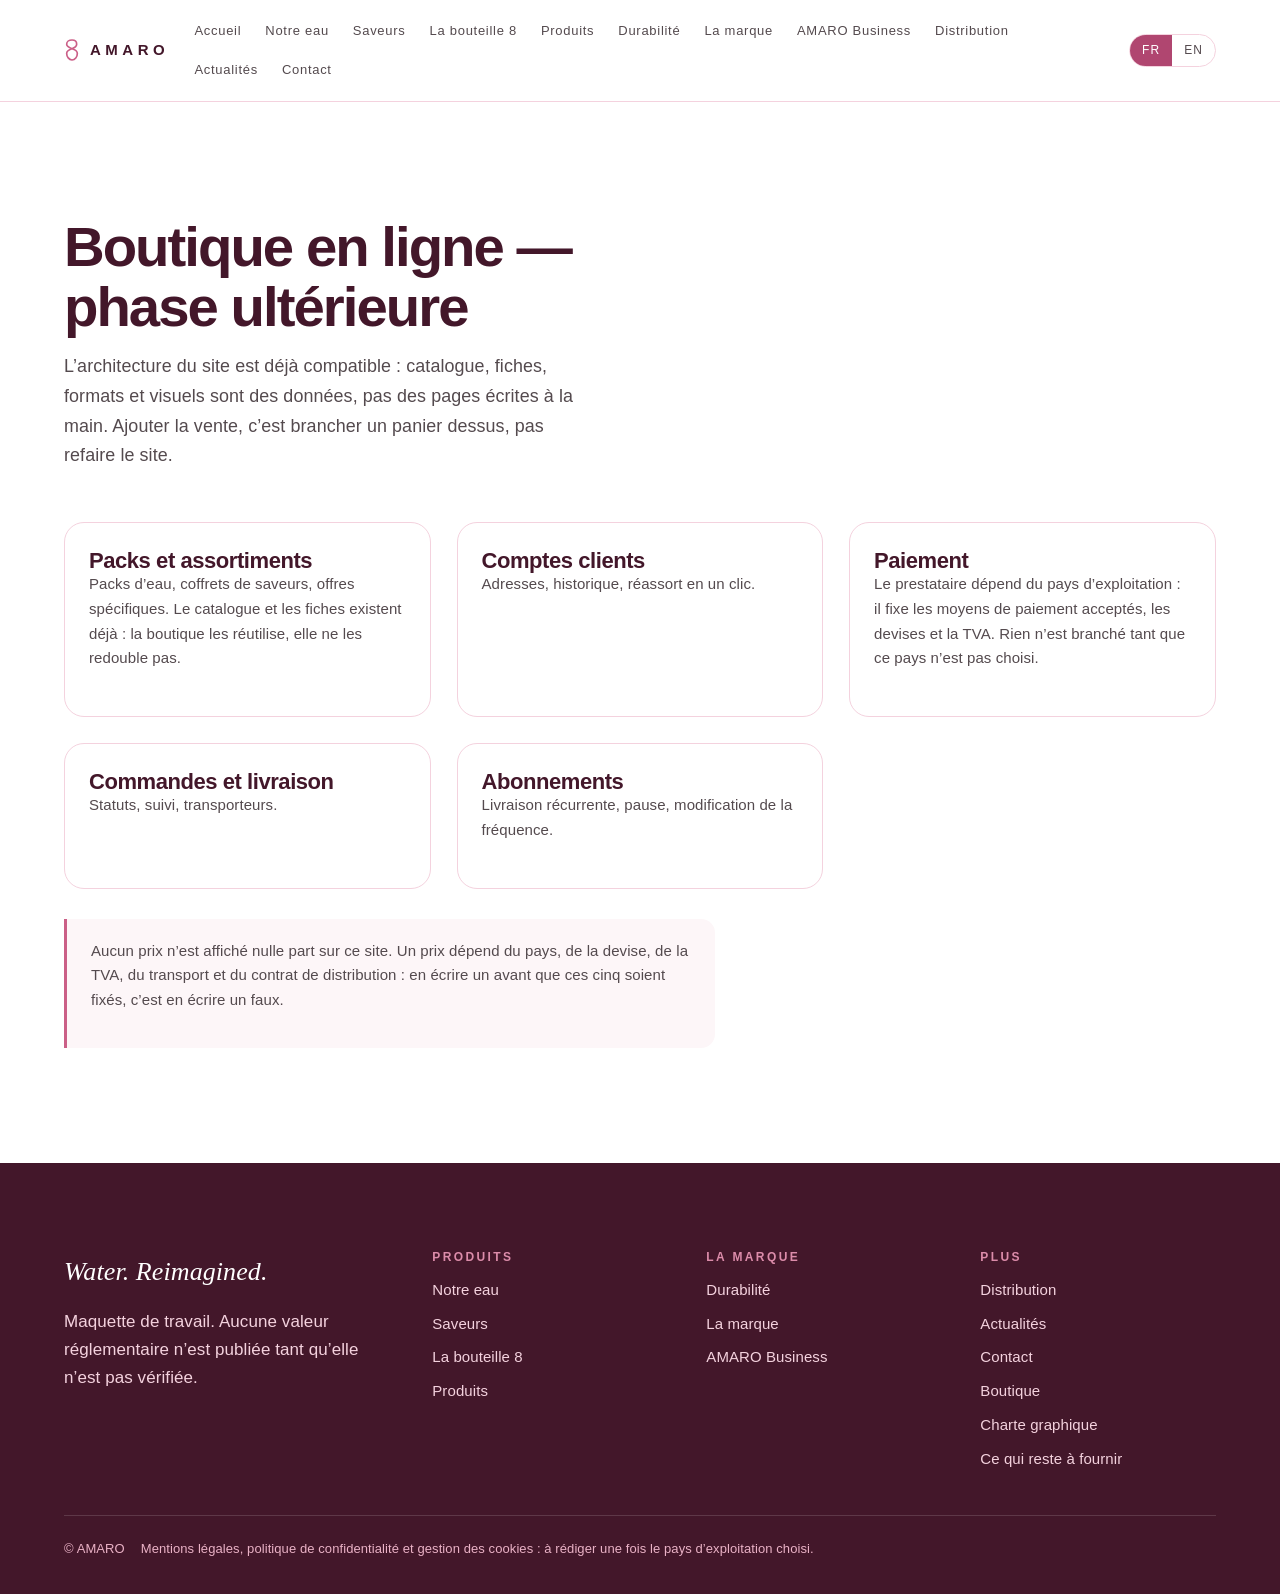
<file: boutique.html>
<!DOCTYPE html>
<html lang="fr">
<head>
<meta charset="utf-8">
<meta name="viewport" content="width=device-width,initial-scale=1">
<title>Boutique — AMARO</title>
<meta name="description" content="Boutique — Water. Reimagined.">
<link rel="icon" href="data:image/svg+xml,%3Csvg xmlns='http://www.w3.org/2000/svg' viewBox='0 0 48 72'%3E%3Cpath fill='none' stroke='%23CB5F87' stroke-width='6' stroke-linecap='round' d='M24 6c9 0 14 5.5 14 12.5S29 30 24 32c-5 2-16 5.5-16 14.5S15 66 24 66s16-9 16-19.5S29 34 24 32c-5-2-16-6.5-16-13.5S15 6 24 6z'/%3E%3C/svg%3E">
<link rel="stylesheet" href="styles.css">

</head>
<body>
<a class="saut" href="#contenu" data-fr="Aller au contenu"
   data-en="Skip to content">Aller au contenu</a>
<header class="entete" id="entete">
  <div class="entete__in">
    <a class="marque" href="index.html"><svg class="logo8" viewBox="0 0 48 72" width="16" height="24" aria-hidden="true" focusable="false"><path fill="none" stroke="currentColor" stroke-width="5" stroke-linecap="round" stroke-linejoin="round" d="M24 6c9 0 14 5.5 14 12.5S29 30 24 32c-5 2-16 5.5-16 14.5S15 66 24 66s16-9 16-19.5S29 34 24 32c-5-2-16-6.5-16-13.5S15 6 24 6z"/></svg><span>AMARO</span></a>
    <button class="burger" type="button" id="burger" aria-expanded="false"
            aria-controls="nav" data-fr="Menu" data-en="Menu">Menu</button>
    <nav class="nav" id="nav" aria-label="Navigation principale"><a href="index.html" data-fr="Accueil" data-en="Home">Accueil</a><a href="notre-eau.html" data-fr="Notre eau" data-en="Our Water">Notre eau</a><a href="saveurs.html" data-fr="Saveurs" data-en="Flavors">Saveurs</a><a href="bouteille.html" data-fr="La bouteille 8" data-en="The 8 Bottle">La bouteille 8</a><a href="produits.html" data-fr="Produits" data-en="Products">Produits</a><a href="durabilite.html" data-fr="Durabilité" data-en="Sustainability">Durabilité</a><a href="marque.html" data-fr="La marque" data-en="About">La marque</a><a href="business.html" data-fr="AMARO Business" data-en="AMARO Business">AMARO Business</a><a href="distribution.html" data-fr="Distribution" data-en="Global Distribution">Distribution</a><a href="actualites.html" data-fr="Actualités" data-en="News">Actualités</a><a href="contact.html" data-fr="Contact" data-en="Contact">Contact</a></nav>
    <div class="langues" role="group" aria-label="Langue / Language">
      <button type="button" data-langue="fr" aria-pressed="true">FR</button>
      <button type="button" data-langue="en" aria-pressed="false">EN</button>
    </div>
  </div>
</header>
<main id="contenu">
<section class="section "><div class="enveloppe"><div class="tete "><h2 data-fr="Boutique en ligne — phase ultérieure" data-en="Online shop — later phase">Boutique en ligne — phase ultérieure</h2><p data-fr="L’architecture du site est déjà compatible : catalogue, fiches, formats et visuels sont des données, pas des pages écrites à la main. Ajouter la vente, c’est brancher un panier dessus, pas refaire le site." data-en="The site architecture is already compatible: catalogue, sheets, formats and visuals are data, not hand-written pages. Adding sales means plugging a basket onto it, not rebuilding the site.">L’architecture du site est déjà compatible : catalogue, fiches, formats et visuels sont des données, pas des pages écrites à la main. Ajouter la vente, c’est brancher un panier dessus, pas refaire le site.</p></div><div class="grille grille--3"><div class="carte rev" data-delai="0" style="min-height:0"><h3 data-fr="Packs et assortiments" data-en="Packs and assortments">Packs et assortiments</h3><p data-fr="Packs d’eau, coffrets de saveurs, offres spécifiques. Le catalogue et les fiches existent déjà : la boutique les réutilise, elle ne les redouble pas." data-en="Water packs, flavor assortments, special offers. The catalogue and the sheets already exist: the shop reuses them, it does not duplicate them.">Packs d’eau, coffrets de saveurs, offres spécifiques. Le catalogue et les fiches existent déjà : la boutique les réutilise, elle ne les redouble pas.</p></div><div class="carte rev" data-delai="60" style="min-height:0"><h3 data-fr="Comptes clients" data-en="Customer accounts">Comptes clients</h3><p data-fr="Adresses, historique, réassort en un clic." data-en="Addresses, history, one-click reorder.">Adresses, historique, réassort en un clic.</p></div><div class="carte rev" data-delai="120" style="min-height:0"><h3 data-fr="Paiement" data-en="Payment">Paiement</h3><p data-fr="Le prestataire dépend du pays d’exploitation : il fixe les moyens de paiement acceptés, les devises et la TVA. Rien n’est branché tant que ce pays n’est pas choisi." data-en="The provider depends on the country of operation: it determines the accepted payment methods, the currencies and the VAT. Nothing is connected until that country is chosen.">Le prestataire dépend du pays d’exploitation : il fixe les moyens de paiement acceptés, les devises et la TVA. Rien n’est branché tant que ce pays n’est pas choisi.</p></div><div class="carte rev" data-delai="180" style="min-height:0"><h3 data-fr="Commandes et livraison" data-en="Orders and delivery">Commandes et livraison</h3><p data-fr="Statuts, suivi, transporteurs." data-en="Statuses, tracking, carriers.">Statuts, suivi, transporteurs.</p></div><div class="carte rev" data-delai="240" style="min-height:0"><h3 data-fr="Abonnements" data-en="Subscriptions">Abonnements</h3><p data-fr="Livraison récurrente, pause, modification de la fréquence." data-en="Recurring delivery, pause, frequency change.">Livraison récurrente, pause, modification de la fréquence.</p></div></div><div class="avertissement" style="margin-top:30px"><p data-fr="Aucun prix n’est affiché nulle part sur ce site. Un prix dépend du pays, de la devise, de la TVA, du transport et du contrat de distribution : en écrire un avant que ces cinq soient fixés, c’est en écrire un faux." data-en="No price is shown anywhere on this site. A price depends on the country, the currency, the VAT, the freight and the distribution contract: writing one before those five are settled means writing a wrong one.">Aucun prix n’est affiché nulle part sur ce site. Un prix dépend du pays, de la devise, de la TVA, du transport et du contrat de distribution : en écrire un avant que ces cinq soient fixés, c’est en écrire un faux.</p></div></div></section>
</main>
<footer class="pied">
  <div class="enveloppe">
    <div class="pied__grille">
      <div>
        <p class="pied__signature">Water. Reimagined.</p>
        <p data-fr="Maquette de travail. Aucune valeur réglementaire n’est publiée tant qu’elle n’est pas vérifiée." data-en="Working prototype. No regulatory value is published until it has been verified.">Maquette de travail. Aucune valeur réglementaire n’est publiée tant qu’elle n’est pas vérifiée.</p>
      </div>
      <div><h4 data-fr="Produits" data-en="Products">Produits</h4><ul><li><a href="notre-eau.html" data-fr="Notre eau" data-en="Our Water">Notre eau</a></li><li><a href="saveurs.html" data-fr="Saveurs" data-en="Flavors">Saveurs</a></li><li><a href="bouteille.html" data-fr="La bouteille 8" data-en="The 8 Bottle">La bouteille 8</a></li><li><a href="produits.html" data-fr="Produits" data-en="Products">Produits</a></li></ul></div>
      <div><h4 data-fr="La marque" data-en="Company">La marque</h4><ul><li><a href="durabilite.html" data-fr="Durabilité" data-en="Sustainability">Durabilité</a></li><li><a href="marque.html" data-fr="La marque" data-en="About">La marque</a></li><li><a href="business.html" data-fr="AMARO Business" data-en="AMARO Business">AMARO Business</a></li></ul></div>
      <div><h4 data-fr="Plus" data-en="More">Plus</h4><ul><li><a href="distribution.html" data-fr="Distribution" data-en="Global Distribution">Distribution</a></li><li><a href="actualites.html" data-fr="Actualités" data-en="News">Actualités</a></li><li><a href="contact.html" data-fr="Contact" data-en="Contact">Contact</a></li><li><a href="boutique.html" data-fr="Boutique" data-en="Shop">Boutique</a></li><li><a href="design.html" data-fr="Charte graphique" data-en="Design system">Charte graphique</a></li><li><a href="a-renseigner.html" data-fr="Ce qui reste à fournir" data-en="What is still needed">Ce qui reste à fournir</a></li></ul></div>
    </div>
    <div class="pied__bas">
      <span>&copy; AMARO</span>
      <span data-fr="Mentions légales, politique de confidentialité et gestion des cookies : à rédiger une fois le pays d’exploitation choisi." data-en="Legal notice, privacy policy and cookie management: to be drafted once the country of operation is chosen.">Mentions légales, politique de confidentialité et gestion des cookies : à rédiger une fois le pays d’exploitation choisi.</span>
    </div>
  </div>
</footer>
<svg class="amaro-defs" width="0" height="0" aria-hidden="true"
     focusable="false" style="position:absolute;width:0;height:0;overflow:hidden">
  <defs>
    <path id="amaro-corps" d="M136.00 64.00 C136.08 67.00 135.67 77.00 136.50 82.00 C137.33 87.00 138.25 90.33 141.00 94.00 C143.75 97.67 148.50 100.50 153.00 104.00 C157.50 107.50 163.17 111.17 168.00 115.00 C172.83 118.83 177.83 122.67 182.00 127.00 C186.17 131.33 189.83 135.83 193.00 141.00 C196.17 146.17 198.92 151.83 201.00 158.00 C203.08 164.17 204.58 171.33 205.50 178.00 C206.42 184.67 206.75 191.33 206.50 198.00 C206.25 204.67 205.42 211.67 204.00 218.00 C202.58 224.33 200.50 230.00 198.00 236.00 C195.50 242.00 192.33 248.00 189.00 254.00 C185.67 260.00 181.67 266.33 178.00 272.00 C174.33 277.67 170.00 283.00 167.00 288.00 C164.00 293.00 161.50 298.00 160.00 302.00 C158.50 306.00 158.00 308.00 158.00 312.00 C158.00 316.00 158.33 321.00 160.00 326.00 C161.67 331.00 164.67 336.33 168.00 342.00 C171.33 347.67 176.00 353.67 180.00 360.00 C184.00 366.33 188.17 373.00 192.00 380.00 C195.83 387.00 200.00 394.67 203.00 402.00 C206.00 409.33 208.50 416.33 210.00 424.00 C211.50 431.67 211.75 440.00 212.00 448.00 C212.25 456.00 212.17 464.00 211.50 472.00 C210.83 480.00 209.58 488.33 208.00 496.00 C206.42 503.67 204.33 511.00 202.00 518.00 C199.67 525.00 196.67 532.00 194.00 538.00 C191.33 544.00 188.17 549.67 186.00 554.00 C183.83 558.33 181.83 562.33 181.00 564.00 C181.00 576.00 173.00 580.00 161.00 580.00 C144.00 580.00 138.00 567.00 120.00 567.00 C102.00 567.00 96.00 580.00 79.00 580.00 C67.00 580.00 59.00 576.00 59.00 564.00 C58.17 562.33 56.17 558.33 54.00 554.00 C51.83 549.67 48.67 544.00 46.00 538.00 C43.33 532.00 40.33 525.00 38.00 518.00 C35.67 511.00 33.58 503.67 32.00 496.00 C30.42 488.33 29.17 480.00 28.50 472.00 C27.83 464.00 27.75 456.00 28.00 448.00 C28.25 440.00 28.50 431.67 30.00 424.00 C31.50 416.33 34.00 409.33 37.00 402.00 C40.00 394.67 44.17 387.00 48.00 380.00 C51.83 373.00 56.00 366.33 60.00 360.00 C64.00 353.67 68.67 347.67 72.00 342.00 C75.33 336.33 78.33 331.00 80.00 326.00 C81.67 321.00 82.00 316.00 82.00 312.00 C82.00 308.00 81.50 306.00 80.00 302.00 C78.50 298.00 76.00 293.00 73.00 288.00 C70.00 283.00 65.67 277.67 62.00 272.00 C58.33 266.33 54.33 260.00 51.00 254.00 C47.67 248.00 44.50 242.00 42.00 236.00 C39.50 230.00 37.42 224.33 36.00 218.00 C34.58 211.67 33.75 204.67 33.50 198.00 C33.25 191.33 33.58 184.67 34.50 178.00 C35.42 171.33 36.92 164.17 39.00 158.00 C41.08 151.83 43.83 146.17 47.00 141.00 C50.17 135.83 53.83 131.33 58.00 127.00 C62.17 122.67 67.17 118.83 72.00 115.00 C76.83 111.17 82.50 107.50 87.00 104.00 C91.50 100.50 96.25 97.67 99.00 94.00 C101.75 90.33 102.67 87.00 103.50 82.00 C104.33 77.00 103.92 67.00 104.00 64.00 Z"/>
    <path id="amaro-flanc" d="M136.00 64.00 C136.08 67.00 135.67 77.00 136.50 82.00 C137.33 87.00 138.25 90.33 141.00 94.00 C143.75 97.67 148.50 100.50 153.00 104.00 C157.50 107.50 163.17 111.17 168.00 115.00 C172.83 118.83 177.83 122.67 182.00 127.00 C186.17 131.33 189.83 135.83 193.00 141.00 C196.17 146.17 198.92 151.83 201.00 158.00 C203.08 164.17 204.58 171.33 205.50 178.00 C206.42 184.67 206.75 191.33 206.50 198.00 C206.25 204.67 205.42 211.67 204.00 218.00 C202.58 224.33 200.50 230.00 198.00 236.00 C195.50 242.00 192.33 248.00 189.00 254.00 C185.67 260.00 181.67 266.33 178.00 272.00 C174.33 277.67 170.00 283.00 167.00 288.00 C164.00 293.00 161.50 298.00 160.00 302.00 C158.50 306.00 158.00 308.00 158.00 312.00 C158.00 316.00 158.33 321.00 160.00 326.00 C161.67 331.00 164.67 336.33 168.00 342.00 C171.33 347.67 176.00 353.67 180.00 360.00 C184.00 366.33 188.17 373.00 192.00 380.00 C195.83 387.00 200.00 394.67 203.00 402.00 C206.00 409.33 208.50 416.33 210.00 424.00 C211.50 431.67 211.75 440.00 212.00 448.00 C212.25 456.00 212.17 464.00 211.50 472.00 C210.83 480.00 209.58 488.33 208.00 496.00 C206.42 503.67 204.33 511.00 202.00 518.00 C199.67 525.00 196.67 532.00 194.00 538.00 C191.33 544.00 188.17 549.67 186.00 554.00 C183.83 558.33 181.83 562.33 181.00 564.00"/>
    <clipPath id="amaro-clip" clipPathUnits="userSpaceOnUse">
      <use href="#amaro-corps" xlink:href="#amaro-corps"/>
    </clipPath>
    <linearGradient id="amaro-verre" x1="0" y1="0" x2="1" y2="0">
      <stop offset="0"    stop-color="#000" stop-opacity=".20"/>
      <stop offset=".14"  stop-color="#000" stop-opacity=".04"/>
      <stop offset=".30"  stop-color="#fff" stop-opacity=".55"/>
      <stop offset=".46"  stop-color="#fff" stop-opacity=".10"/>
      <stop offset=".78"  stop-color="#000" stop-opacity=".05"/>
      <stop offset="1"    stop-color="#000" stop-opacity=".22"/>
    </linearGradient>
    <linearGradient id="amaro-cap" x1="0" y1="0" x2="1" y2="0">
      <stop offset="0"   stop-color="#8E3457"/>
      <stop offset=".32" stop-color="#CB5F87"/>
      <stop offset=".62" stop-color="#8E3457"/>
      <stop offset="1"   stop-color="#6B2540"/>
    </linearGradient>
    
  </defs>
</svg>
<script src="script.js"></script>

</body>
</html>
</file>
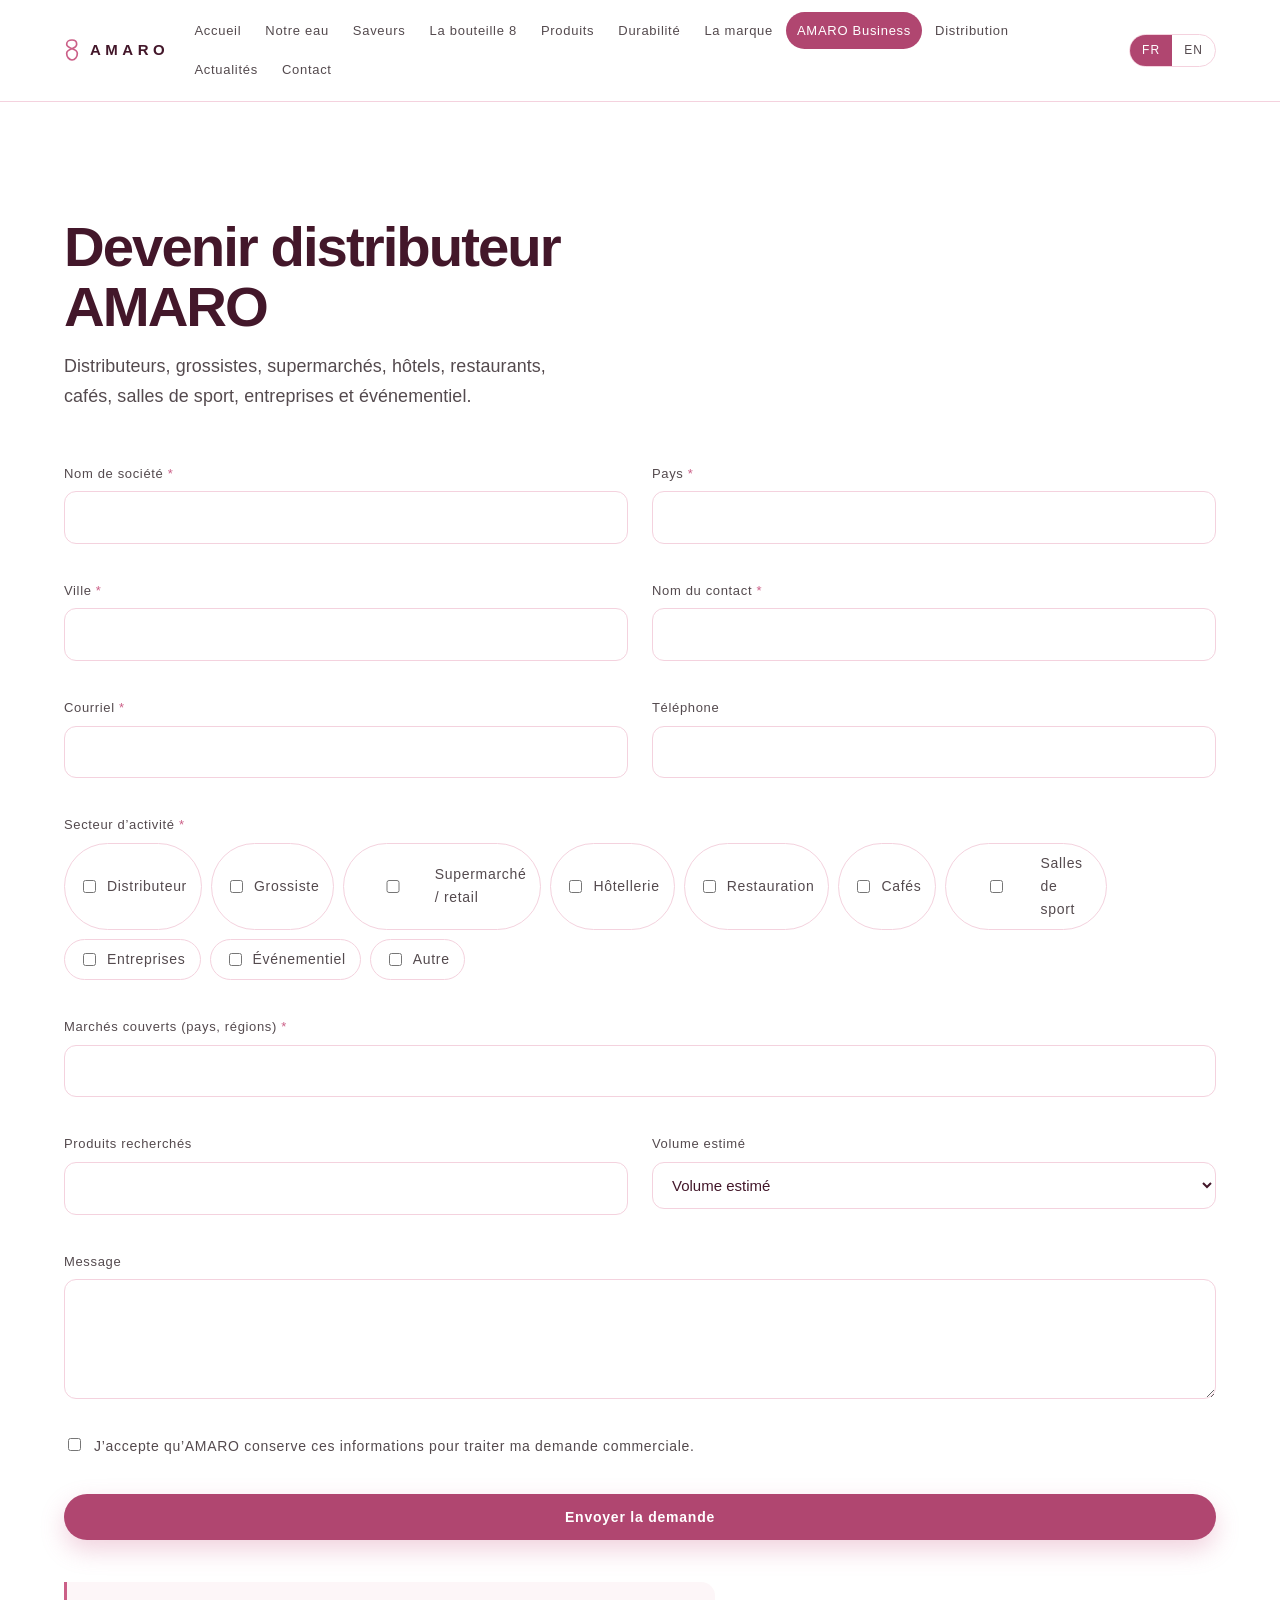
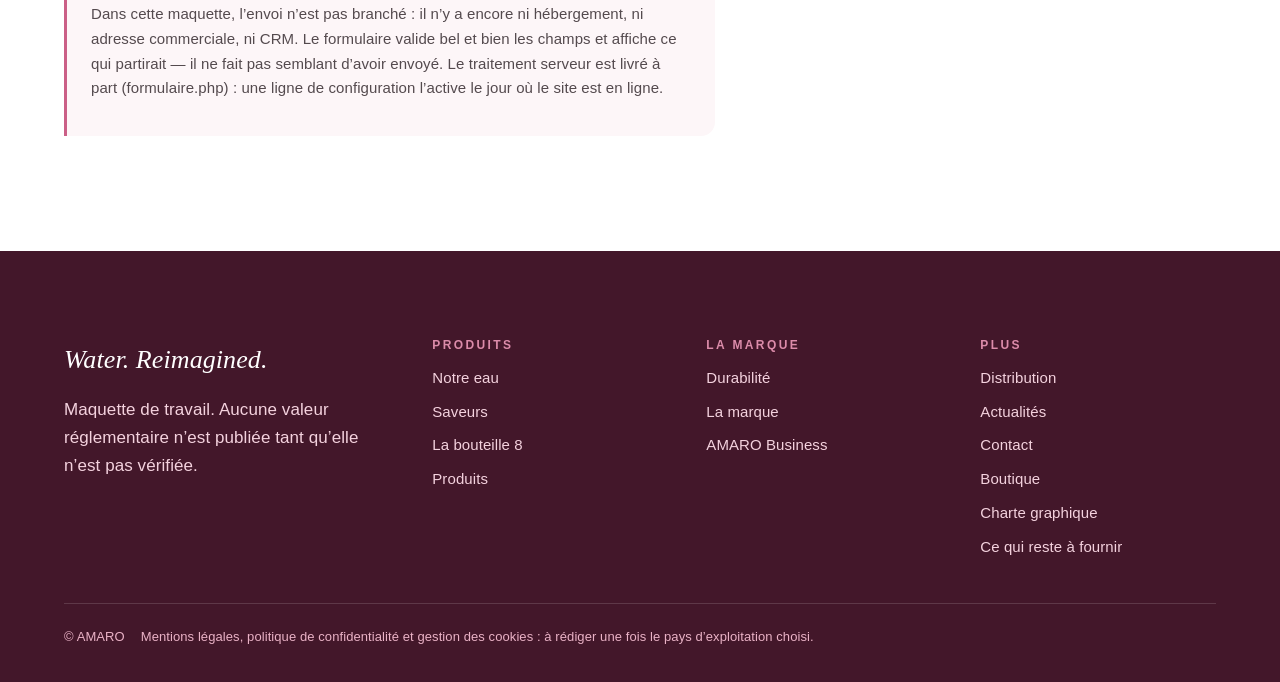
<file: business.html>
<!DOCTYPE html>
<html lang="fr">
<head>
<meta charset="utf-8">
<meta name="viewport" content="width=device-width,initial-scale=1">
<title>AMARO Business — AMARO</title>
<meta name="description" content="AMARO Business — Water. Reimagined.">
<link rel="icon" href="data:image/svg+xml,%3Csvg xmlns='http://www.w3.org/2000/svg' viewBox='0 0 48 72'%3E%3Cpath fill='none' stroke='%23CB5F87' stroke-width='6' stroke-linecap='round' d='M24 6c9 0 14 5.5 14 12.5S29 30 24 32c-5 2-16 5.5-16 14.5S15 66 24 66s16-9 16-19.5S29 34 24 32c-5-2-16-6.5-16-13.5S15 6 24 6z'/%3E%3C/svg%3E">
<link rel="stylesheet" href="styles.css">

</head>
<body>
<a class="saut" href="#contenu" data-fr="Aller au contenu"
   data-en="Skip to content">Aller au contenu</a>
<header class="entete" id="entete">
  <div class="entete__in">
    <a class="marque" href="index.html"><svg class="logo8" viewBox="0 0 48 72" width="16" height="24" aria-hidden="true" focusable="false"><path fill="none" stroke="currentColor" stroke-width="5" stroke-linecap="round" stroke-linejoin="round" d="M24 6c9 0 14 5.5 14 12.5S29 30 24 32c-5 2-16 5.5-16 14.5S15 66 24 66s16-9 16-19.5S29 34 24 32c-5-2-16-6.5-16-13.5S15 6 24 6z"/></svg><span>AMARO</span></a>
    <button class="burger" type="button" id="burger" aria-expanded="false"
            aria-controls="nav" data-fr="Menu" data-en="Menu">Menu</button>
    <nav class="nav" id="nav" aria-label="Navigation principale"><a href="index.html" data-fr="Accueil" data-en="Home">Accueil</a><a href="notre-eau.html" data-fr="Notre eau" data-en="Our Water">Notre eau</a><a href="saveurs.html" data-fr="Saveurs" data-en="Flavors">Saveurs</a><a href="bouteille.html" data-fr="La bouteille 8" data-en="The 8 Bottle">La bouteille 8</a><a href="produits.html" data-fr="Produits" data-en="Products">Produits</a><a href="durabilite.html" data-fr="Durabilité" data-en="Sustainability">Durabilité</a><a href="marque.html" data-fr="La marque" data-en="About">La marque</a><a href="business.html" aria-current="page" data-fr="AMARO Business" data-en="AMARO Business">AMARO Business</a><a href="distribution.html" data-fr="Distribution" data-en="Global Distribution">Distribution</a><a href="actualites.html" data-fr="Actualités" data-en="News">Actualités</a><a href="contact.html" data-fr="Contact" data-en="Contact">Contact</a></nav>
    <div class="langues" role="group" aria-label="Langue / Language">
      <button type="button" data-langue="fr" aria-pressed="true">FR</button>
      <button type="button" data-langue="en" aria-pressed="false">EN</button>
    </div>
  </div>
</header>
<main id="contenu">
<section class="section "><div class="enveloppe"><div class="tete "><h2 data-fr="Devenir distributeur AMARO" data-en="Become an AMARO Distributor">Devenir distributeur AMARO</h2><p data-fr="Distributeurs, grossistes, supermarchés, hôtels, restaurants, cafés, salles de sport, entreprises et événementiel." data-en="Distributors, wholesalers, supermarkets, hotels, restaurants, cafés, gyms, corporate and events.">Distributeurs, grossistes, supermarchés, hôtels, restaurants, cafés, salles de sport, entreprises et événementiel.</p></div><form class="form" id="b2b" novalidate  method="post">
      <div class="champ champ" data-champ="societe">
      <label for="f-societe" data-fr="Nom de société *" data-en="Company name *">Nom de société <span class="req" aria-hidden="true">*</span></label>
      <input id="f-societe" name="societe" type="text" required autocomplete="off"><p class="champ__err" id="e-societe" role="alert"></p></div> <div class="champ champ" data-champ="pays">
      <label for="f-pays" data-fr="Pays *" data-en="Country *">Pays <span class="req" aria-hidden="true">*</span></label>
      <input id="f-pays" name="pays" type="text" required autocomplete="off"><p class="champ__err" id="e-pays" role="alert"></p></div> <div class="champ champ" data-champ="ville">
      <label for="f-ville" data-fr="Ville *" data-en="City *">Ville <span class="req" aria-hidden="true">*</span></label>
      <input id="f-ville" name="ville" type="text" required autocomplete="off"><p class="champ__err" id="e-ville" role="alert"></p></div> <div class="champ champ" data-champ="contact">
      <label for="f-contact" data-fr="Nom du contact *" data-en="Contact name *">Nom du contact <span class="req" aria-hidden="true">*</span></label>
      <input id="f-contact" name="contact" type="text" required autocomplete="off"><p class="champ__err" id="e-contact" role="alert"></p></div> <div class="champ champ" data-champ="courriel">
      <label for="f-courriel" data-fr="Courriel *" data-en="E-mail *">Courriel <span class="req" aria-hidden="true">*</span></label>
      <input id="f-courriel" name="courriel" type="email" required autocomplete="off"><p class="champ__err" id="e-courriel" role="alert"></p></div> <div class="champ champ" data-champ="telephone">
      <label for="f-telephone" data-fr="Téléphone" data-en="Phone">Téléphone</label>
      <input id="f-telephone" name="telephone" type="tel" autocomplete="off"><p class="champ__err" id="e-telephone" role="alert"></p></div>
      <div class="champ champ--large"><span class="champ" style="gap:0"><label as="span" data-fr="Secteur d’activité *" data-en="Business sector *">Secteur d’activité <span class="req">*</span></label></span><div class="cases" id="secteurs"><label><input type="checkbox" name="secteur[]" value="distributeur"><span data-fr="Distributeur" data-en="Distributor">Distributeur</span></label><label><input type="checkbox" name="secteur[]" value="grossiste"><span data-fr="Grossiste" data-en="Wholesaler">Grossiste</span></label><label><input type="checkbox" name="secteur[]" value="supermarche"><span data-fr="Supermarché / retail" data-en="Supermarket / retail">Supermarché / retail</span></label><label><input type="checkbox" name="secteur[]" value="hotel"><span data-fr="Hôtellerie" data-en="Hotels">Hôtellerie</span></label><label><input type="checkbox" name="secteur[]" value="restaurant"><span data-fr="Restauration" data-en="Restaurants">Restauration</span></label><label><input type="checkbox" name="secteur[]" value="cafe"><span data-fr="Cafés" data-en="Cafés">Cafés</span></label><label><input type="checkbox" name="secteur[]" value="sport"><span data-fr="Salles de sport" data-en="Gyms">Salles de sport</span></label><label><input type="checkbox" name="secteur[]" value="entreprise"><span data-fr="Entreprises" data-en="Corporate">Entreprises</span></label><label><input type="checkbox" name="secteur[]" value="evenement"><span data-fr="Événementiel" data-en="Events">Événementiel</span></label><label><input type="checkbox" name="secteur[]" value="autre"><span data-fr="Autre" data-en="Other">Autre</span></label></div><p class="champ__err" id="e-secteur" role="alert"></p></div>
      <!-- Piege a robots : un champ que personne ne voit et que personne ne
           remplit. Il est masque en CSS et retire du parcours clavier et
           lecteur d'ecran ; un automate, lui, remplit tout ce qu'il trouve.
           formulaire.php repond alors 200 comme si tout allait bien, pour
           ne pas lui apprendre a quoi ressemble un echec. -->
      <div class="hors-ecran" aria-hidden="true">
        <label for="f-site_web">Site web</label>
        <input id="f-site_web" name="site_web" type="text" tabindex="-1"
               autocomplete="off">
      </div>
      <div class="champ champ champ--large" data-champ="marches">
      <label for="f-marches" data-fr="Marchés couverts (pays, régions) *" data-en="Markets covered (countries, regions) *">Marchés couverts (pays, régions) <span class="req" aria-hidden="true">*</span></label>
      <input id="f-marches" name="marches" type="text" required autocomplete="off"><p class="champ__err" id="e-marches" role="alert"></p></div> <div class="champ champ" data-champ="produits">
      <label for="f-produits" data-fr="Produits recherchés" data-en="Products of interest">Produits recherchés</label>
      <input id="f-produits" name="produits" type="text" autocomplete="off"><p class="champ__err" id="e-produits" role="alert"></p></div> <div class="champ champ" data-champ="volume">
      <label for="f-volume" data-fr="Volume estimé" data-en="Estimated volume">Volume estimé</label>
      <select id="f-volume" name="volume"><option value="" data-fr="Volume estimé" data-en="Estimated volume">Volume estimé</option><option value="palette" data-fr="Moins d’une palette / mois" data-en="Less than one pallet / month">Moins d’une palette / mois</option><option value="palettes" data-fr="1 à 10 palettes / mois" data-en="1 to 10 pallets / month">1 à 10 palettes / mois</option><option value="camion" data-fr="Camion complet" data-en="Full truck">Camion complet</option><option value="conteneur" data-fr="Conteneur complet" data-en="Full container">Conteneur complet</option><option value="inconnu" data-fr="À déterminer" data-en="To be determined">À déterminer</option></select><p class="champ__err" id="e-volume" role="alert"></p></div>
      <div class="champ champ champ--large" data-champ="message">
      <label for="f-message" data-fr="Message" data-en="Message">Message</label>
      <textarea id="f-message" name="message"></textarea><p class="champ__err" id="e-message" role="alert"></p></div>
      <div class="champ champ--large">
        <label style="flex-direction:row;align-items:flex-start;gap:10px;
                      display:flex;font-size:14px">
          <input type="checkbox" name="consentement" id="f-consentement"
                 style="width:auto;margin-top:3px" required>
          <span data-fr="J’accepte qu’AMARO conserve ces informations pour traiter ma demande commerciale." data-en="I agree that AMARO may keep this information in order to handle my sales enquiry.">J’accepte qu’AMARO conserve ces informations pour traiter ma demande commerciale.</span>
        </label>
        <p class="champ__err" id="e-consentement" role="alert"></p>
      </div>
      <div class="champ champ--large">
        <button class="btn btn--plein" type="submit" data-fr="Envoyer la demande"
                data-en="Send the enquiry" style="justify-content:center">Envoyer la demande</button>
      </div>
      <div class="champ champ--large" id="resultat" hidden></div>
    </form><div class="avertissement" style="margin-top:26px"><p data-fr="Dans cette maquette, l’envoi n’est pas branché : il n’y a encore ni hébergement, ni adresse commerciale, ni CRM. Le formulaire valide bel et bien les champs et affiche ce qui partirait — il ne fait pas semblant d’avoir envoyé. Le traitement serveur est livré à part (formulaire.php) : une ligne de configuration l’active le jour où le site est en ligne." data-en="In this prototype, sending is not connected: there is no hosting, no sales address and no CRM yet. The form does validate the fields and shows what would be sent — it does not pretend to have sent it. The server-side handler ships separately (formulaire.php): one configuration line switches it on the day the site is live.">Dans cette maquette, l’envoi n’est pas branché : il n’y a encore ni hébergement, ni adresse commerciale, ni CRM. Le formulaire valide bel et bien les champs et affiche ce qui partirait — il ne fait pas semblant d’avoir envoyé. Le traitement serveur est livré à part (formulaire.php) : une ligne de configuration l’active le jour où le site est en ligne.</p></div></div></section>
</main>
<footer class="pied">
  <div class="enveloppe">
    <div class="pied__grille">
      <div>
        <p class="pied__signature">Water. Reimagined.</p>
        <p data-fr="Maquette de travail. Aucune valeur réglementaire n’est publiée tant qu’elle n’est pas vérifiée." data-en="Working prototype. No regulatory value is published until it has been verified.">Maquette de travail. Aucune valeur réglementaire n’est publiée tant qu’elle n’est pas vérifiée.</p>
      </div>
      <div><h4 data-fr="Produits" data-en="Products">Produits</h4><ul><li><a href="notre-eau.html" data-fr="Notre eau" data-en="Our Water">Notre eau</a></li><li><a href="saveurs.html" data-fr="Saveurs" data-en="Flavors">Saveurs</a></li><li><a href="bouteille.html" data-fr="La bouteille 8" data-en="The 8 Bottle">La bouteille 8</a></li><li><a href="produits.html" data-fr="Produits" data-en="Products">Produits</a></li></ul></div>
      <div><h4 data-fr="La marque" data-en="Company">La marque</h4><ul><li><a href="durabilite.html" data-fr="Durabilité" data-en="Sustainability">Durabilité</a></li><li><a href="marque.html" data-fr="La marque" data-en="About">La marque</a></li><li><a href="business.html" data-fr="AMARO Business" data-en="AMARO Business">AMARO Business</a></li></ul></div>
      <div><h4 data-fr="Plus" data-en="More">Plus</h4><ul><li><a href="distribution.html" data-fr="Distribution" data-en="Global Distribution">Distribution</a></li><li><a href="actualites.html" data-fr="Actualités" data-en="News">Actualités</a></li><li><a href="contact.html" data-fr="Contact" data-en="Contact">Contact</a></li><li><a href="boutique.html" data-fr="Boutique" data-en="Shop">Boutique</a></li><li><a href="design.html" data-fr="Charte graphique" data-en="Design system">Charte graphique</a></li><li><a href="a-renseigner.html" data-fr="Ce qui reste à fournir" data-en="What is still needed">Ce qui reste à fournir</a></li></ul></div>
    </div>
    <div class="pied__bas">
      <span>&copy; AMARO</span>
      <span data-fr="Mentions légales, politique de confidentialité et gestion des cookies : à rédiger une fois le pays d’exploitation choisi." data-en="Legal notice, privacy policy and cookie management: to be drafted once the country of operation is chosen.">Mentions légales, politique de confidentialité et gestion des cookies : à rédiger une fois le pays d’exploitation choisi.</span>
    </div>
  </div>
</footer>
<svg class="amaro-defs" width="0" height="0" aria-hidden="true"
     focusable="false" style="position:absolute;width:0;height:0;overflow:hidden">
  <defs>
    <path id="amaro-corps" d="M136.00 64.00 C136.08 67.00 135.67 77.00 136.50 82.00 C137.33 87.00 138.25 90.33 141.00 94.00 C143.75 97.67 148.50 100.50 153.00 104.00 C157.50 107.50 163.17 111.17 168.00 115.00 C172.83 118.83 177.83 122.67 182.00 127.00 C186.17 131.33 189.83 135.83 193.00 141.00 C196.17 146.17 198.92 151.83 201.00 158.00 C203.08 164.17 204.58 171.33 205.50 178.00 C206.42 184.67 206.75 191.33 206.50 198.00 C206.25 204.67 205.42 211.67 204.00 218.00 C202.58 224.33 200.50 230.00 198.00 236.00 C195.50 242.00 192.33 248.00 189.00 254.00 C185.67 260.00 181.67 266.33 178.00 272.00 C174.33 277.67 170.00 283.00 167.00 288.00 C164.00 293.00 161.50 298.00 160.00 302.00 C158.50 306.00 158.00 308.00 158.00 312.00 C158.00 316.00 158.33 321.00 160.00 326.00 C161.67 331.00 164.67 336.33 168.00 342.00 C171.33 347.67 176.00 353.67 180.00 360.00 C184.00 366.33 188.17 373.00 192.00 380.00 C195.83 387.00 200.00 394.67 203.00 402.00 C206.00 409.33 208.50 416.33 210.00 424.00 C211.50 431.67 211.75 440.00 212.00 448.00 C212.25 456.00 212.17 464.00 211.50 472.00 C210.83 480.00 209.58 488.33 208.00 496.00 C206.42 503.67 204.33 511.00 202.00 518.00 C199.67 525.00 196.67 532.00 194.00 538.00 C191.33 544.00 188.17 549.67 186.00 554.00 C183.83 558.33 181.83 562.33 181.00 564.00 C181.00 576.00 173.00 580.00 161.00 580.00 C144.00 580.00 138.00 567.00 120.00 567.00 C102.00 567.00 96.00 580.00 79.00 580.00 C67.00 580.00 59.00 576.00 59.00 564.00 C58.17 562.33 56.17 558.33 54.00 554.00 C51.83 549.67 48.67 544.00 46.00 538.00 C43.33 532.00 40.33 525.00 38.00 518.00 C35.67 511.00 33.58 503.67 32.00 496.00 C30.42 488.33 29.17 480.00 28.50 472.00 C27.83 464.00 27.75 456.00 28.00 448.00 C28.25 440.00 28.50 431.67 30.00 424.00 C31.50 416.33 34.00 409.33 37.00 402.00 C40.00 394.67 44.17 387.00 48.00 380.00 C51.83 373.00 56.00 366.33 60.00 360.00 C64.00 353.67 68.67 347.67 72.00 342.00 C75.33 336.33 78.33 331.00 80.00 326.00 C81.67 321.00 82.00 316.00 82.00 312.00 C82.00 308.00 81.50 306.00 80.00 302.00 C78.50 298.00 76.00 293.00 73.00 288.00 C70.00 283.00 65.67 277.67 62.00 272.00 C58.33 266.33 54.33 260.00 51.00 254.00 C47.67 248.00 44.50 242.00 42.00 236.00 C39.50 230.00 37.42 224.33 36.00 218.00 C34.58 211.67 33.75 204.67 33.50 198.00 C33.25 191.33 33.58 184.67 34.50 178.00 C35.42 171.33 36.92 164.17 39.00 158.00 C41.08 151.83 43.83 146.17 47.00 141.00 C50.17 135.83 53.83 131.33 58.00 127.00 C62.17 122.67 67.17 118.83 72.00 115.00 C76.83 111.17 82.50 107.50 87.00 104.00 C91.50 100.50 96.25 97.67 99.00 94.00 C101.75 90.33 102.67 87.00 103.50 82.00 C104.33 77.00 103.92 67.00 104.00 64.00 Z"/>
    <path id="amaro-flanc" d="M136.00 64.00 C136.08 67.00 135.67 77.00 136.50 82.00 C137.33 87.00 138.25 90.33 141.00 94.00 C143.75 97.67 148.50 100.50 153.00 104.00 C157.50 107.50 163.17 111.17 168.00 115.00 C172.83 118.83 177.83 122.67 182.00 127.00 C186.17 131.33 189.83 135.83 193.00 141.00 C196.17 146.17 198.92 151.83 201.00 158.00 C203.08 164.17 204.58 171.33 205.50 178.00 C206.42 184.67 206.75 191.33 206.50 198.00 C206.25 204.67 205.42 211.67 204.00 218.00 C202.58 224.33 200.50 230.00 198.00 236.00 C195.50 242.00 192.33 248.00 189.00 254.00 C185.67 260.00 181.67 266.33 178.00 272.00 C174.33 277.67 170.00 283.00 167.00 288.00 C164.00 293.00 161.50 298.00 160.00 302.00 C158.50 306.00 158.00 308.00 158.00 312.00 C158.00 316.00 158.33 321.00 160.00 326.00 C161.67 331.00 164.67 336.33 168.00 342.00 C171.33 347.67 176.00 353.67 180.00 360.00 C184.00 366.33 188.17 373.00 192.00 380.00 C195.83 387.00 200.00 394.67 203.00 402.00 C206.00 409.33 208.50 416.33 210.00 424.00 C211.50 431.67 211.75 440.00 212.00 448.00 C212.25 456.00 212.17 464.00 211.50 472.00 C210.83 480.00 209.58 488.33 208.00 496.00 C206.42 503.67 204.33 511.00 202.00 518.00 C199.67 525.00 196.67 532.00 194.00 538.00 C191.33 544.00 188.17 549.67 186.00 554.00 C183.83 558.33 181.83 562.33 181.00 564.00"/>
    <clipPath id="amaro-clip" clipPathUnits="userSpaceOnUse">
      <use href="#amaro-corps" xlink:href="#amaro-corps"/>
    </clipPath>
    <linearGradient id="amaro-verre" x1="0" y1="0" x2="1" y2="0">
      <stop offset="0"    stop-color="#000" stop-opacity=".20"/>
      <stop offset=".14"  stop-color="#000" stop-opacity=".04"/>
      <stop offset=".30"  stop-color="#fff" stop-opacity=".55"/>
      <stop offset=".46"  stop-color="#fff" stop-opacity=".10"/>
      <stop offset=".78"  stop-color="#000" stop-opacity=".05"/>
      <stop offset="1"    stop-color="#000" stop-opacity=".22"/>
    </linearGradient>
    <linearGradient id="amaro-cap" x1="0" y1="0" x2="1" y2="0">
      <stop offset="0"   stop-color="#8E3457"/>
      <stop offset=".32" stop-color="#CB5F87"/>
      <stop offset=".62" stop-color="#8E3457"/>
      <stop offset="1"   stop-color="#6B2540"/>
    </linearGradient>
    
  </defs>
</svg>
<script src="script.js"></script>

</body>
</html>
</file>
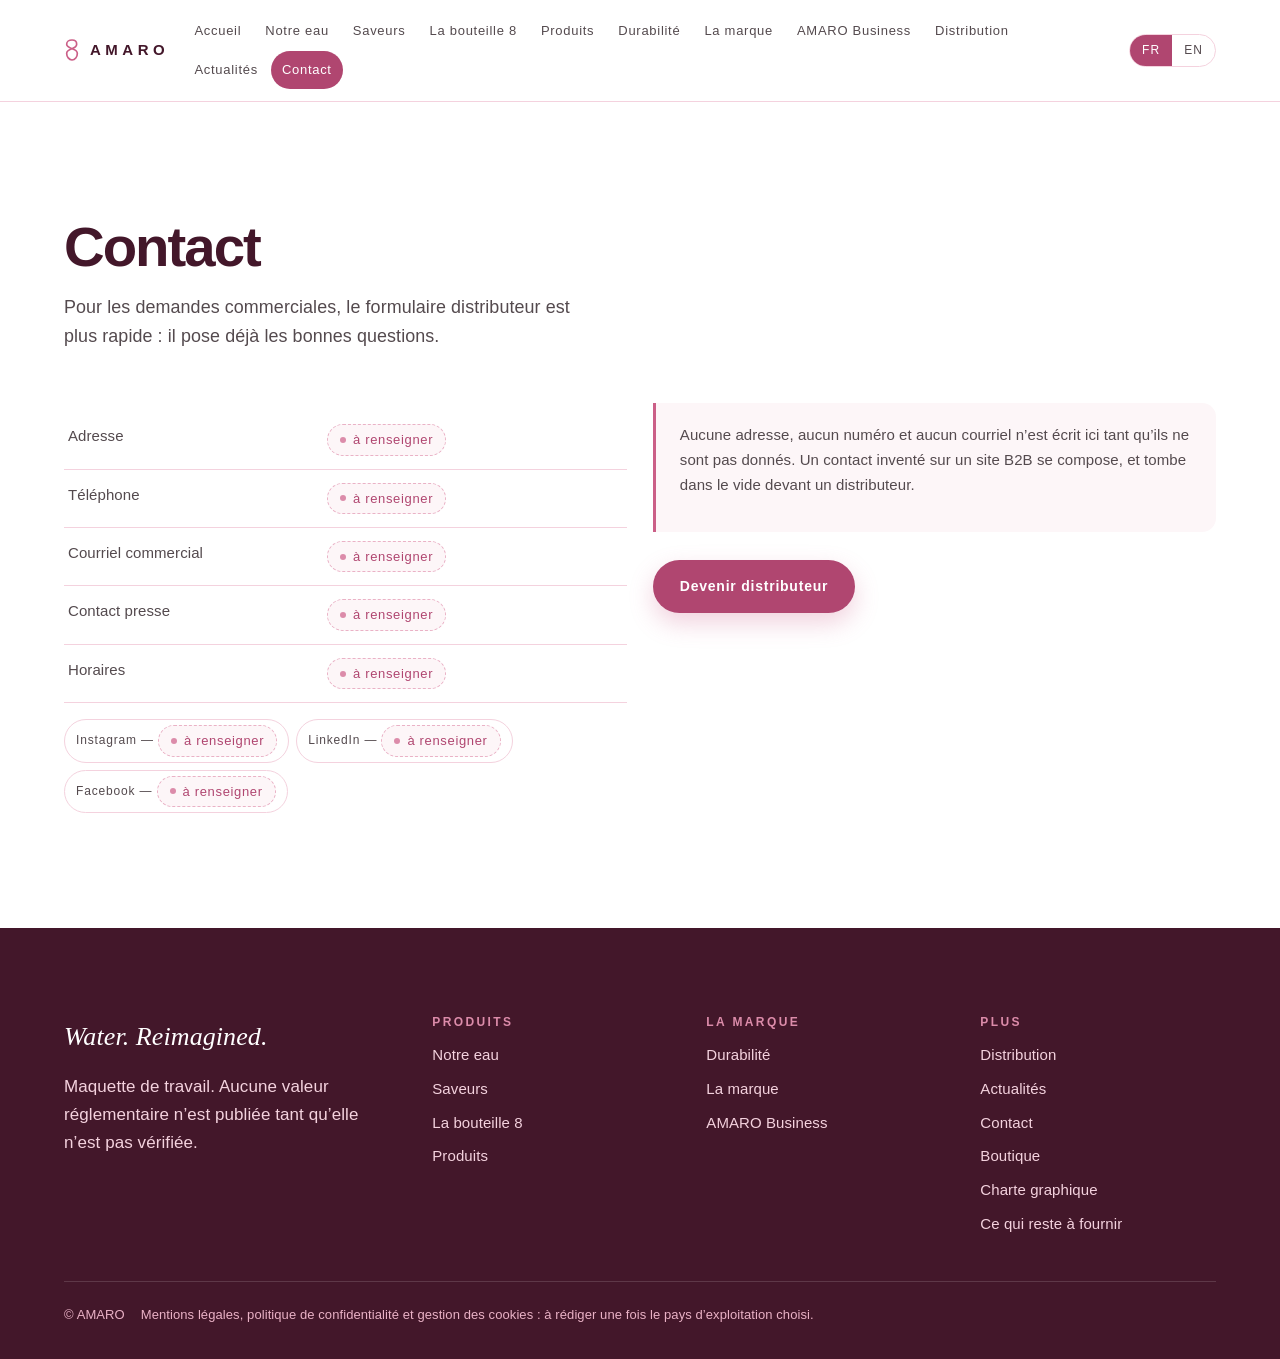
<file: contact.html>
<!DOCTYPE html>
<html lang="fr">
<head>
<meta charset="utf-8">
<meta name="viewport" content="width=device-width,initial-scale=1">
<title>Contact — AMARO</title>
<meta name="description" content="Contact — Water. Reimagined.">
<link rel="icon" href="data:image/svg+xml,%3Csvg xmlns='http://www.w3.org/2000/svg' viewBox='0 0 48 72'%3E%3Cpath fill='none' stroke='%23CB5F87' stroke-width='6' stroke-linecap='round' d='M24 6c9 0 14 5.5 14 12.5S29 30 24 32c-5 2-16 5.5-16 14.5S15 66 24 66s16-9 16-19.5S29 34 24 32c-5-2-16-6.5-16-13.5S15 6 24 6z'/%3E%3C/svg%3E">
<link rel="stylesheet" href="styles.css">

</head>
<body>
<a class="saut" href="#contenu" data-fr="Aller au contenu"
   data-en="Skip to content">Aller au contenu</a>
<header class="entete" id="entete">
  <div class="entete__in">
    <a class="marque" href="index.html"><svg class="logo8" viewBox="0 0 48 72" width="16" height="24" aria-hidden="true" focusable="false"><path fill="none" stroke="currentColor" stroke-width="5" stroke-linecap="round" stroke-linejoin="round" d="M24 6c9 0 14 5.5 14 12.5S29 30 24 32c-5 2-16 5.5-16 14.5S15 66 24 66s16-9 16-19.5S29 34 24 32c-5-2-16-6.5-16-13.5S15 6 24 6z"/></svg><span>AMARO</span></a>
    <button class="burger" type="button" id="burger" aria-expanded="false"
            aria-controls="nav" data-fr="Menu" data-en="Menu">Menu</button>
    <nav class="nav" id="nav" aria-label="Navigation principale"><a href="index.html" data-fr="Accueil" data-en="Home">Accueil</a><a href="notre-eau.html" data-fr="Notre eau" data-en="Our Water">Notre eau</a><a href="saveurs.html" data-fr="Saveurs" data-en="Flavors">Saveurs</a><a href="bouteille.html" data-fr="La bouteille 8" data-en="The 8 Bottle">La bouteille 8</a><a href="produits.html" data-fr="Produits" data-en="Products">Produits</a><a href="durabilite.html" data-fr="Durabilité" data-en="Sustainability">Durabilité</a><a href="marque.html" data-fr="La marque" data-en="About">La marque</a><a href="business.html" data-fr="AMARO Business" data-en="AMARO Business">AMARO Business</a><a href="distribution.html" data-fr="Distribution" data-en="Global Distribution">Distribution</a><a href="actualites.html" data-fr="Actualités" data-en="News">Actualités</a><a href="contact.html" aria-current="page" data-fr="Contact" data-en="Contact">Contact</a></nav>
    <div class="langues" role="group" aria-label="Langue / Language">
      <button type="button" data-langue="fr" aria-pressed="true">FR</button>
      <button type="button" data-langue="en" aria-pressed="false">EN</button>
    </div>
  </div>
</header>
<main id="contenu">
<section class="section "><div class="enveloppe"><div class="tete "><h2 data-fr="Contact" data-en="Contact">Contact</h2><p data-fr="Pour les demandes commerciales, le formulaire distributeur est plus rapide : il pose déjà les bonnes questions." data-en="For sales enquiries the distributor form is faster: it already asks the right questions.">Pour les demandes commerciales, le formulaire distributeur est plus rapide : il pose déjà les bonnes questions.</p></div><div class="grille grille--2" style="align-items:start"><div><table class="fiche"><caption class="hors-ecran" data-fr="Coordonnées" data-en="Contact details">Coordonnées</caption><tbody><tr><th data-fr="Adresse" data-en="Address">Adresse</th><td><span class="vide" data-vide="adresse" data-fr="à renseigner" data-en="to be provided">à renseigner</span></td></tr><tr><th data-fr="Téléphone" data-en="Phone">Téléphone</th><td><span class="vide" data-vide="tel" data-fr="à renseigner" data-en="to be provided">à renseigner</span></td></tr><tr><th data-fr="Courriel commercial" data-en="Sales e-mail">Courriel commercial</th><td><span class="vide" data-vide="courriel" data-fr="à renseigner" data-en="to be provided">à renseigner</span></td></tr><tr><th data-fr="Contact presse" data-en="Press contact">Contact presse</th><td><span class="vide" data-vide="presse" data-fr="à renseigner" data-en="to be provided">à renseigner</span></td></tr><tr><th data-fr="Horaires" data-en="Opening hours">Horaires</th><td><span class="vide" data-vide="horaires" data-fr="à renseigner" data-en="to be provided">à renseigner</span></td></tr></tbody></table><ul class="puces" style="margin-top:16px"><li>Instagram — <span class="vide" data-vide="reseau-instagram" data-fr="à renseigner" data-en="to be provided">à renseigner</span></li><li>LinkedIn — <span class="vide" data-vide="reseau-linkedin" data-fr="à renseigner" data-en="to be provided">à renseigner</span></li><li>Facebook — <span class="vide" data-vide="reseau-facebook" data-fr="à renseigner" data-en="to be provided">à renseigner</span></li></ul></div><div><div class="avertissement"><p data-fr="Aucune adresse, aucun numéro et aucun courriel n’est écrit ici tant qu’ils ne sont pas donnés. Un contact inventé sur un site B2B se compose, et tombe dans le vide devant un distributeur." data-en="No address, no number and no e-mail is written here until they are given. An invented contact on a B2B site gets dialled, and rings out in front of a distributor.">Aucune adresse, aucun numéro et aucun courriel n’est écrit ici tant qu’ils ne sont pas donnés. Un contact inventé sur un site B2B se compose, et tombe dans le vide devant un distributeur.</p></div><div class="hero__ctas"><a class="btn btn--plein" href="business.html" data-fr="Devenir distributeur" data-en="Become a Distributor">Devenir distributeur</a></div></div></div></div></section>
</main>
<footer class="pied">
  <div class="enveloppe">
    <div class="pied__grille">
      <div>
        <p class="pied__signature">Water. Reimagined.</p>
        <p data-fr="Maquette de travail. Aucune valeur réglementaire n’est publiée tant qu’elle n’est pas vérifiée." data-en="Working prototype. No regulatory value is published until it has been verified.">Maquette de travail. Aucune valeur réglementaire n’est publiée tant qu’elle n’est pas vérifiée.</p>
      </div>
      <div><h4 data-fr="Produits" data-en="Products">Produits</h4><ul><li><a href="notre-eau.html" data-fr="Notre eau" data-en="Our Water">Notre eau</a></li><li><a href="saveurs.html" data-fr="Saveurs" data-en="Flavors">Saveurs</a></li><li><a href="bouteille.html" data-fr="La bouteille 8" data-en="The 8 Bottle">La bouteille 8</a></li><li><a href="produits.html" data-fr="Produits" data-en="Products">Produits</a></li></ul></div>
      <div><h4 data-fr="La marque" data-en="Company">La marque</h4><ul><li><a href="durabilite.html" data-fr="Durabilité" data-en="Sustainability">Durabilité</a></li><li><a href="marque.html" data-fr="La marque" data-en="About">La marque</a></li><li><a href="business.html" data-fr="AMARO Business" data-en="AMARO Business">AMARO Business</a></li></ul></div>
      <div><h4 data-fr="Plus" data-en="More">Plus</h4><ul><li><a href="distribution.html" data-fr="Distribution" data-en="Global Distribution">Distribution</a></li><li><a href="actualites.html" data-fr="Actualités" data-en="News">Actualités</a></li><li><a href="contact.html" data-fr="Contact" data-en="Contact">Contact</a></li><li><a href="boutique.html" data-fr="Boutique" data-en="Shop">Boutique</a></li><li><a href="design.html" data-fr="Charte graphique" data-en="Design system">Charte graphique</a></li><li><a href="a-renseigner.html" data-fr="Ce qui reste à fournir" data-en="What is still needed">Ce qui reste à fournir</a></li></ul></div>
    </div>
    <div class="pied__bas">
      <span>&copy; AMARO</span>
      <span data-fr="Mentions légales, politique de confidentialité et gestion des cookies : à rédiger une fois le pays d’exploitation choisi." data-en="Legal notice, privacy policy and cookie management: to be drafted once the country of operation is chosen.">Mentions légales, politique de confidentialité et gestion des cookies : à rédiger une fois le pays d’exploitation choisi.</span>
    </div>
  </div>
</footer>
<svg class="amaro-defs" width="0" height="0" aria-hidden="true"
     focusable="false" style="position:absolute;width:0;height:0;overflow:hidden">
  <defs>
    <path id="amaro-corps" d="M136.00 64.00 C136.08 67.00 135.67 77.00 136.50 82.00 C137.33 87.00 138.25 90.33 141.00 94.00 C143.75 97.67 148.50 100.50 153.00 104.00 C157.50 107.50 163.17 111.17 168.00 115.00 C172.83 118.83 177.83 122.67 182.00 127.00 C186.17 131.33 189.83 135.83 193.00 141.00 C196.17 146.17 198.92 151.83 201.00 158.00 C203.08 164.17 204.58 171.33 205.50 178.00 C206.42 184.67 206.75 191.33 206.50 198.00 C206.25 204.67 205.42 211.67 204.00 218.00 C202.58 224.33 200.50 230.00 198.00 236.00 C195.50 242.00 192.33 248.00 189.00 254.00 C185.67 260.00 181.67 266.33 178.00 272.00 C174.33 277.67 170.00 283.00 167.00 288.00 C164.00 293.00 161.50 298.00 160.00 302.00 C158.50 306.00 158.00 308.00 158.00 312.00 C158.00 316.00 158.33 321.00 160.00 326.00 C161.67 331.00 164.67 336.33 168.00 342.00 C171.33 347.67 176.00 353.67 180.00 360.00 C184.00 366.33 188.17 373.00 192.00 380.00 C195.83 387.00 200.00 394.67 203.00 402.00 C206.00 409.33 208.50 416.33 210.00 424.00 C211.50 431.67 211.75 440.00 212.00 448.00 C212.25 456.00 212.17 464.00 211.50 472.00 C210.83 480.00 209.58 488.33 208.00 496.00 C206.42 503.67 204.33 511.00 202.00 518.00 C199.67 525.00 196.67 532.00 194.00 538.00 C191.33 544.00 188.17 549.67 186.00 554.00 C183.83 558.33 181.83 562.33 181.00 564.00 C181.00 576.00 173.00 580.00 161.00 580.00 C144.00 580.00 138.00 567.00 120.00 567.00 C102.00 567.00 96.00 580.00 79.00 580.00 C67.00 580.00 59.00 576.00 59.00 564.00 C58.17 562.33 56.17 558.33 54.00 554.00 C51.83 549.67 48.67 544.00 46.00 538.00 C43.33 532.00 40.33 525.00 38.00 518.00 C35.67 511.00 33.58 503.67 32.00 496.00 C30.42 488.33 29.17 480.00 28.50 472.00 C27.83 464.00 27.75 456.00 28.00 448.00 C28.25 440.00 28.50 431.67 30.00 424.00 C31.50 416.33 34.00 409.33 37.00 402.00 C40.00 394.67 44.17 387.00 48.00 380.00 C51.83 373.00 56.00 366.33 60.00 360.00 C64.00 353.67 68.67 347.67 72.00 342.00 C75.33 336.33 78.33 331.00 80.00 326.00 C81.67 321.00 82.00 316.00 82.00 312.00 C82.00 308.00 81.50 306.00 80.00 302.00 C78.50 298.00 76.00 293.00 73.00 288.00 C70.00 283.00 65.67 277.67 62.00 272.00 C58.33 266.33 54.33 260.00 51.00 254.00 C47.67 248.00 44.50 242.00 42.00 236.00 C39.50 230.00 37.42 224.33 36.00 218.00 C34.58 211.67 33.75 204.67 33.50 198.00 C33.25 191.33 33.58 184.67 34.50 178.00 C35.42 171.33 36.92 164.17 39.00 158.00 C41.08 151.83 43.83 146.17 47.00 141.00 C50.17 135.83 53.83 131.33 58.00 127.00 C62.17 122.67 67.17 118.83 72.00 115.00 C76.83 111.17 82.50 107.50 87.00 104.00 C91.50 100.50 96.25 97.67 99.00 94.00 C101.75 90.33 102.67 87.00 103.50 82.00 C104.33 77.00 103.92 67.00 104.00 64.00 Z"/>
    <path id="amaro-flanc" d="M136.00 64.00 C136.08 67.00 135.67 77.00 136.50 82.00 C137.33 87.00 138.25 90.33 141.00 94.00 C143.75 97.67 148.50 100.50 153.00 104.00 C157.50 107.50 163.17 111.17 168.00 115.00 C172.83 118.83 177.83 122.67 182.00 127.00 C186.17 131.33 189.83 135.83 193.00 141.00 C196.17 146.17 198.92 151.83 201.00 158.00 C203.08 164.17 204.58 171.33 205.50 178.00 C206.42 184.67 206.75 191.33 206.50 198.00 C206.25 204.67 205.42 211.67 204.00 218.00 C202.58 224.33 200.50 230.00 198.00 236.00 C195.50 242.00 192.33 248.00 189.00 254.00 C185.67 260.00 181.67 266.33 178.00 272.00 C174.33 277.67 170.00 283.00 167.00 288.00 C164.00 293.00 161.50 298.00 160.00 302.00 C158.50 306.00 158.00 308.00 158.00 312.00 C158.00 316.00 158.33 321.00 160.00 326.00 C161.67 331.00 164.67 336.33 168.00 342.00 C171.33 347.67 176.00 353.67 180.00 360.00 C184.00 366.33 188.17 373.00 192.00 380.00 C195.83 387.00 200.00 394.67 203.00 402.00 C206.00 409.33 208.50 416.33 210.00 424.00 C211.50 431.67 211.75 440.00 212.00 448.00 C212.25 456.00 212.17 464.00 211.50 472.00 C210.83 480.00 209.58 488.33 208.00 496.00 C206.42 503.67 204.33 511.00 202.00 518.00 C199.67 525.00 196.67 532.00 194.00 538.00 C191.33 544.00 188.17 549.67 186.00 554.00 C183.83 558.33 181.83 562.33 181.00 564.00"/>
    <clipPath id="amaro-clip" clipPathUnits="userSpaceOnUse">
      <use href="#amaro-corps" xlink:href="#amaro-corps"/>
    </clipPath>
    <linearGradient id="amaro-verre" x1="0" y1="0" x2="1" y2="0">
      <stop offset="0"    stop-color="#000" stop-opacity=".20"/>
      <stop offset=".14"  stop-color="#000" stop-opacity=".04"/>
      <stop offset=".30"  stop-color="#fff" stop-opacity=".55"/>
      <stop offset=".46"  stop-color="#fff" stop-opacity=".10"/>
      <stop offset=".78"  stop-color="#000" stop-opacity=".05"/>
      <stop offset="1"    stop-color="#000" stop-opacity=".22"/>
    </linearGradient>
    <linearGradient id="amaro-cap" x1="0" y1="0" x2="1" y2="0">
      <stop offset="0"   stop-color="#8E3457"/>
      <stop offset=".32" stop-color="#CB5F87"/>
      <stop offset=".62" stop-color="#8E3457"/>
      <stop offset="1"   stop-color="#6B2540"/>
    </linearGradient>
    
  </defs>
</svg>
<script src="script.js"></script>

</body>
</html>
</file>
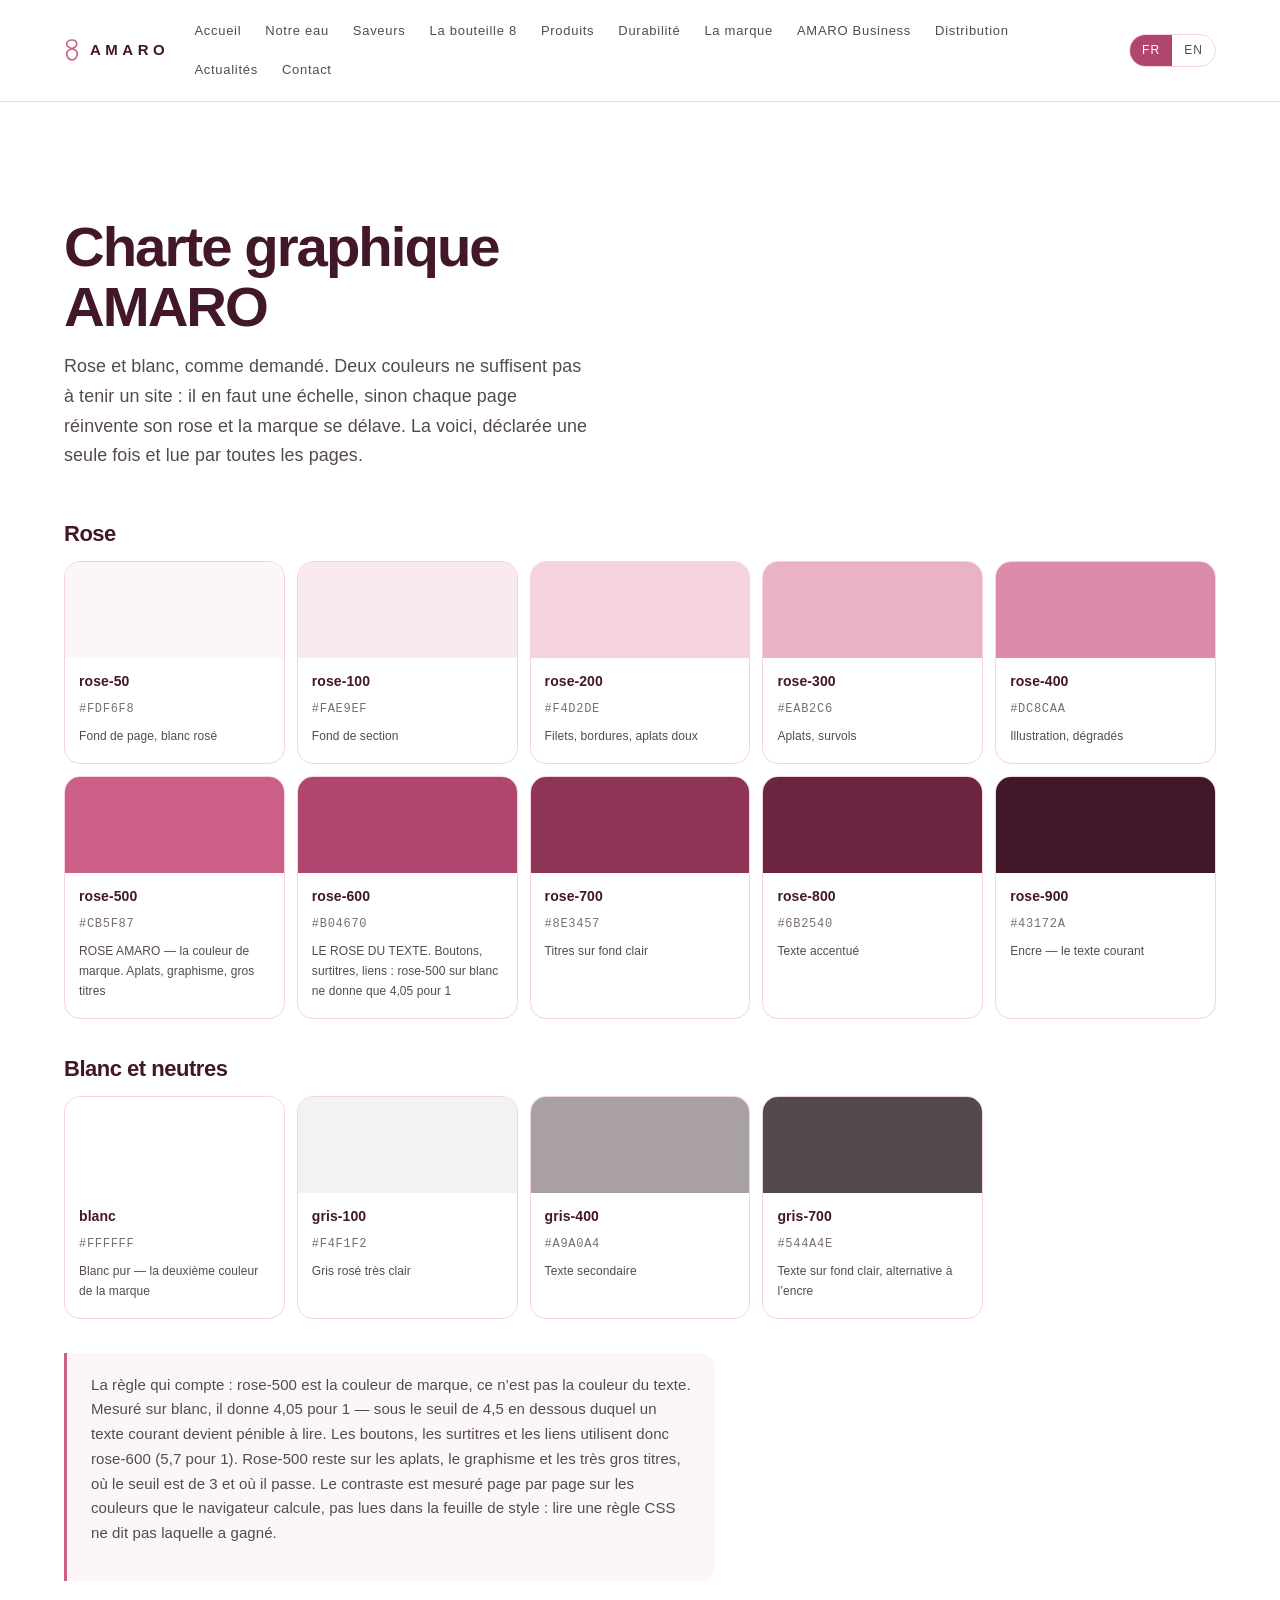
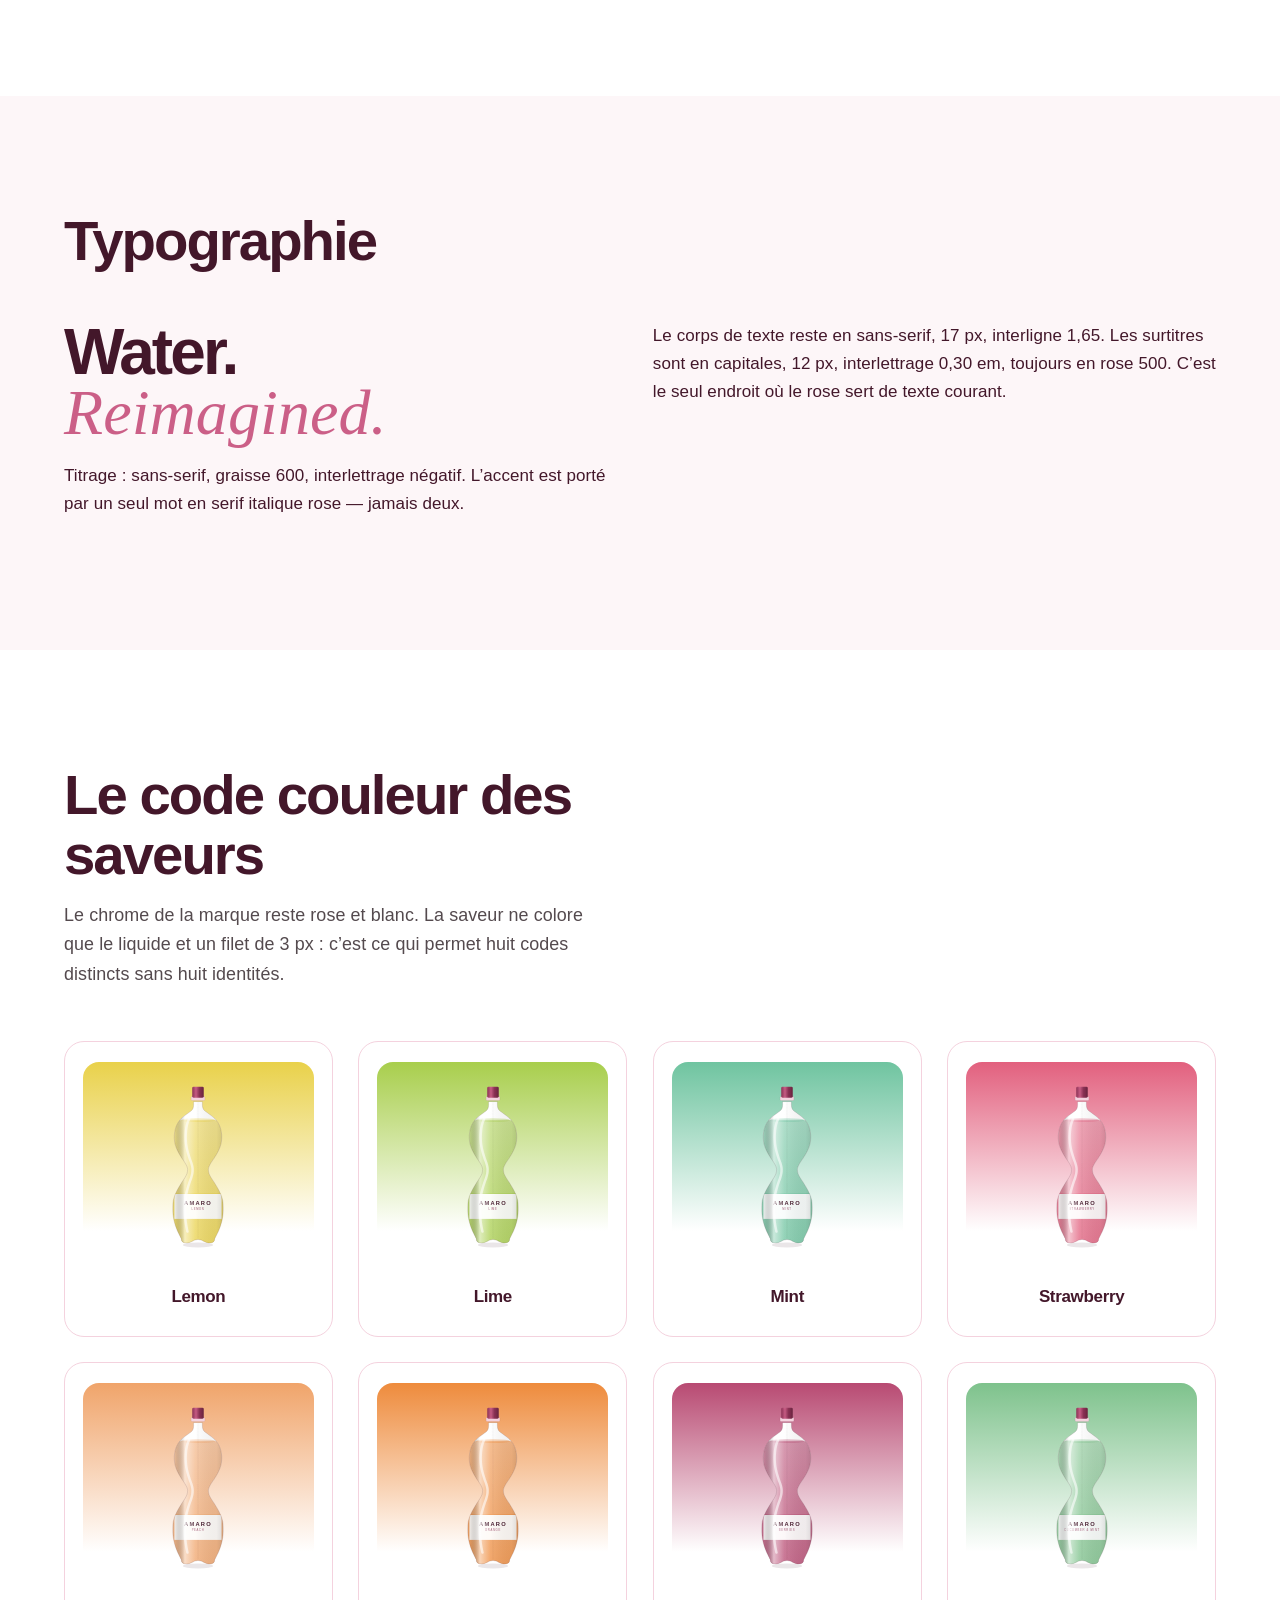
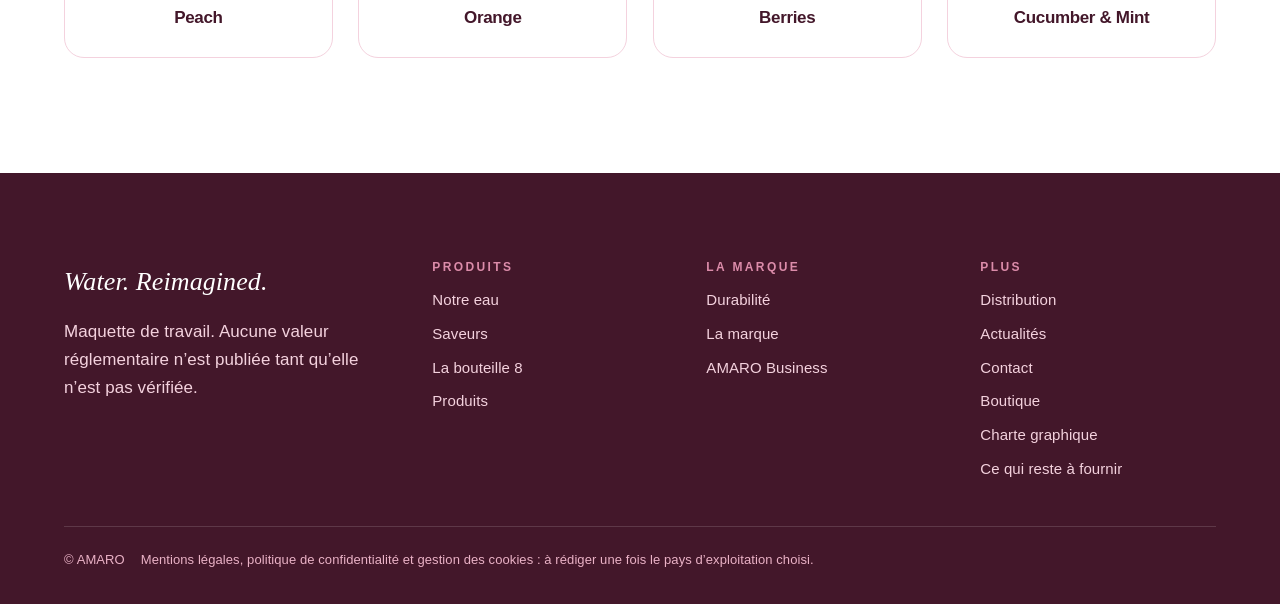
<file: design.html>
<!DOCTYPE html>
<html lang="fr">
<head>
<meta charset="utf-8">
<meta name="viewport" content="width=device-width,initial-scale=1">
<title>Charte graphique — AMARO</title>
<meta name="description" content="Charte graphique — Water. Reimagined.">
<link rel="icon" href="data:image/svg+xml,%3Csvg xmlns='http://www.w3.org/2000/svg' viewBox='0 0 48 72'%3E%3Cpath fill='none' stroke='%23CB5F87' stroke-width='6' stroke-linecap='round' d='M24 6c9 0 14 5.5 14 12.5S29 30 24 32c-5 2-16 5.5-16 14.5S15 66 24 66s16-9 16-19.5S29 34 24 32c-5-2-16-6.5-16-13.5S15 6 24 6z'/%3E%3C/svg%3E">
<link rel="stylesheet" href="styles.css">

</head>
<body>
<a class="saut" href="#contenu" data-fr="Aller au contenu"
   data-en="Skip to content">Aller au contenu</a>
<header class="entete" id="entete">
  <div class="entete__in">
    <a class="marque" href="index.html"><svg class="logo8" viewBox="0 0 48 72" width="16" height="24" aria-hidden="true" focusable="false"><path fill="none" stroke="currentColor" stroke-width="5" stroke-linecap="round" stroke-linejoin="round" d="M24 6c9 0 14 5.5 14 12.5S29 30 24 32c-5 2-16 5.5-16 14.5S15 66 24 66s16-9 16-19.5S29 34 24 32c-5-2-16-6.5-16-13.5S15 6 24 6z"/></svg><span>AMARO</span></a>
    <button class="burger" type="button" id="burger" aria-expanded="false"
            aria-controls="nav" data-fr="Menu" data-en="Menu">Menu</button>
    <nav class="nav" id="nav" aria-label="Navigation principale"><a href="index.html" data-fr="Accueil" data-en="Home">Accueil</a><a href="notre-eau.html" data-fr="Notre eau" data-en="Our Water">Notre eau</a><a href="saveurs.html" data-fr="Saveurs" data-en="Flavors">Saveurs</a><a href="bouteille.html" data-fr="La bouteille 8" data-en="The 8 Bottle">La bouteille 8</a><a href="produits.html" data-fr="Produits" data-en="Products">Produits</a><a href="durabilite.html" data-fr="Durabilité" data-en="Sustainability">Durabilité</a><a href="marque.html" data-fr="La marque" data-en="About">La marque</a><a href="business.html" data-fr="AMARO Business" data-en="AMARO Business">AMARO Business</a><a href="distribution.html" data-fr="Distribution" data-en="Global Distribution">Distribution</a><a href="actualites.html" data-fr="Actualités" data-en="News">Actualités</a><a href="contact.html" data-fr="Contact" data-en="Contact">Contact</a></nav>
    <div class="langues" role="group" aria-label="Langue / Language">
      <button type="button" data-langue="fr" aria-pressed="true">FR</button>
      <button type="button" data-langue="en" aria-pressed="false">EN</button>
    </div>
  </div>
</header>
<main id="contenu">
<section class="section "><div class="enveloppe"><div class="tete "><h2 data-fr="Charte graphique AMARO" data-en="AMARO design system">Charte graphique AMARO</h2><p data-fr="Rose et blanc, comme demandé. Deux couleurs ne suffisent pas à tenir un site : il en faut une échelle, sinon chaque page réinvente son rose et la marque se délave. La voici, déclarée une seule fois et lue par toutes les pages." data-en="Rose and white, as requested. Two colors are not enough to hold a site together: you need a scale, otherwise every page reinvents its own rose and the brand washes out. Here it is, declared once and read by every page.">Rose et blanc, comme demandé. Deux couleurs ne suffisent pas à tenir un site : il en faut une échelle, sinon chaque page réinvente son rose et la marque se délave. La voici, déclarée une seule fois et lue par toutes les pages.</p></div><h3 style="margin:0 0 16px;font-size:22px">Rose</h3><div class="nuancier"><div class="nuance"><div class="nuance__aplat" style="background:#FDF6F8"></div><div class="nuance__txt"><b>rose-50</b><code>#FDF6F8</code><small>Fond de page, blanc rosé</small></div></div><div class="nuance"><div class="nuance__aplat" style="background:#FAE9EF"></div><div class="nuance__txt"><b>rose-100</b><code>#FAE9EF</code><small>Fond de section</small></div></div><div class="nuance"><div class="nuance__aplat" style="background:#F4D2DE"></div><div class="nuance__txt"><b>rose-200</b><code>#F4D2DE</code><small>Filets, bordures, aplats doux</small></div></div><div class="nuance"><div class="nuance__aplat" style="background:#EAB2C6"></div><div class="nuance__txt"><b>rose-300</b><code>#EAB2C6</code><small>Aplats, survols</small></div></div><div class="nuance"><div class="nuance__aplat" style="background:#DC8CAA"></div><div class="nuance__txt"><b>rose-400</b><code>#DC8CAA</code><small>Illustration, dégradés</small></div></div><div class="nuance"><div class="nuance__aplat" style="background:#CB5F87"></div><div class="nuance__txt"><b>rose-500</b><code>#CB5F87</code><small>ROSE AMARO — la couleur de marque. Aplats, graphisme, gros titres</small></div></div><div class="nuance"><div class="nuance__aplat" style="background:#B04670"></div><div class="nuance__txt"><b>rose-600</b><code>#B04670</code><small>LE ROSE DU TEXTE. Boutons, surtitres, liens : rose-500 sur blanc ne donne que 4,05 pour 1</small></div></div><div class="nuance"><div class="nuance__aplat" style="background:#8E3457"></div><div class="nuance__txt"><b>rose-700</b><code>#8E3457</code><small>Titres sur fond clair</small></div></div><div class="nuance"><div class="nuance__aplat" style="background:#6B2540"></div><div class="nuance__txt"><b>rose-800</b><code>#6B2540</code><small>Texte accentué</small></div></div><div class="nuance"><div class="nuance__aplat" style="background:#43172A"></div><div class="nuance__txt"><b>rose-900</b><code>#43172A</code><small>Encre — le texte courant</small></div></div></div><h3 style="margin:38px 0 16px;font-size:22px" data-fr="Blanc et neutres" data-en="White and neutrals">Blanc et neutres</h3><div class="nuancier"><div class="nuance"><div class="nuance__aplat" style="background:#FFFFFF"></div><div class="nuance__txt"><b>blanc</b><code>#FFFFFF</code><small>Blanc pur — la deuxième couleur de la marque</small></div></div><div class="nuance"><div class="nuance__aplat" style="background:#F4F1F2"></div><div class="nuance__txt"><b>gris-100</b><code>#F4F1F2</code><small>Gris rosé très clair</small></div></div><div class="nuance"><div class="nuance__aplat" style="background:#A9A0A4"></div><div class="nuance__txt"><b>gris-400</b><code>#A9A0A4</code><small>Texte secondaire</small></div></div><div class="nuance"><div class="nuance__aplat" style="background:#544A4E"></div><div class="nuance__txt"><b>gris-700</b><code>#544A4E</code><small>Texte sur fond clair, alternative à l’encre</small></div></div></div><div class="avertissement" style="margin-top:34px"><p data-fr="La règle qui compte : rose-500 est la couleur de marque, ce n’est pas la couleur du texte. Mesuré sur blanc, il donne 4,05 pour 1 — sous le seuil de 4,5 en dessous duquel un texte courant devient pénible à lire. Les boutons, les surtitres et les liens utilisent donc rose-600 (5,7 pour 1). Rose-500 reste sur les aplats, le graphisme et les très gros titres, où le seuil est de 3 et où il passe. Le contraste est mesuré page par page sur les couleurs que le navigateur calcule, pas lues dans la feuille de style : lire une règle CSS ne dit pas laquelle a gagné." data-en="The rule that matters: rose-500 is the brand color, not the text color. Measured on white it gives 4.05 to 1 — below the 4.5 threshold under which running text becomes hard work. Buttons, eyebrows and links therefore use rose-600 (5.7 to 1). Rose-500 stays on fills, graphics and very large headings, where the threshold is 3 and it passes. Contrast is measured page by page on the colors the browser computes, not read off the stylesheet: reading a CSS rule does not tell you which one won.">La règle qui compte : rose-500 est la couleur de marque, ce n’est pas la couleur du texte. Mesuré sur blanc, il donne 4,05 pour 1 — sous le seuil de 4,5 en dessous duquel un texte courant devient pénible à lire. Les boutons, les surtitres et les liens utilisent donc rose-600 (5,7 pour 1). Rose-500 reste sur les aplats, le graphisme et les très gros titres, où le seuil est de 3 et où il passe. Le contraste est mesuré page par page sur les couleurs que le navigateur calcule, pas lues dans la feuille de style : lire une règle CSS ne dit pas laquelle a gagné.</p></div></div></section><section class="section section--rose"><div class="enveloppe"><div class="tete "><h2 data-fr="Typographie" data-en="Typography">Typographie</h2></div><div class="grille grille--2" style="align-items:start">
      <div>
        <p style="font-size:clamp(34px,5vw,64px);line-height:.95;
                  letter-spacing:-.045em;font-weight:600;margin:0">Water.</p>
        <p style="font-family:var(--serif);font-style:italic;
                  font-size:clamp(34px,5vw,64px);line-height:.95;
                  color:var(--rose-500);margin:0 0 18px">Reimagined.</p>
        <p data-fr="Titrage : sans-serif, graisse 600, interlettrage négatif. L’accent est porté par un seul mot en serif italique rose — jamais deux." data-en="Headlines: sans-serif, weight 600, negative tracking. The accent is carried by a single word in rose serif italic — never two.">Titrage : sans-serif, graisse 600, interlettrage négatif. L’accent est porté par un seul mot en serif italique rose — jamais deux.</p>
      </div>
      <div><p data-fr="Le corps de texte reste en sans-serif, 17 px, interligne 1,65. Les surtitres sont en capitales, 12 px, interlettrage 0,30 em, toujours en rose 500. C’est le seul endroit où le rose sert de texte courant." data-en="Body copy stays sans-serif, 17 px, line height 1.65. Eyebrows are uppercase, 12 px, 0.30 em tracking, always in rose 500. That is the only place where rose is used as running text.">Le corps de texte reste en sans-serif, 17 px, interligne 1,65. Les surtitres sont en capitales, 12 px, interlettrage 0,30 em, toujours en rose 500. C’est le seul endroit où le rose sert de texte courant.</p></div>
    </div></div></section><section class="section "><div class="enveloppe"><div class="tete "><h2 data-fr="Le code couleur des saveurs" data-en="The flavor color code">Le code couleur des saveurs</h2><p data-fr="Le chrome de la marque reste rose et blanc. La saveur ne colore que le liquide et un filet de 3 px : c’est ce qui permet huit codes distincts sans huit identités." data-en="The brand chrome stays rose and white. The flavor only colors the liquid and a 3 px rule: that is what allows eight distinct codes without eight identities.">Le chrome de la marque reste rose et blanc. La saveur ne colore que le liquide et un filet de 3 px : c’est ce qui permet huit codes distincts sans huit identités.</p></div><div class="grille grille--4"><div class="carte" style="--tint:#E9D14A;text-align:center"><span class="carte__visuel" style="--tint:#E9D14A">
<svg class="bouteille" viewBox="0 0 240 620" width="66" height="170"
     role="img" aria-label="AMARO LEMON" data-uid="b-d-lemon">
  <!-- L'ombre portee au sol : sans elle la bouteille flotte. Son rayon est
       celui du TALON, pas un chiffre rond : plus large que le pied, elle
       depasse de chaque cote et se lit comme un evasement de la bouteille
       elle-meme. Vu sur la premiere capture. -->
  <ellipse cx="120.0" cy="587.0" rx="55.0" ry="9"
           fill="#43172A" opacity=".11"/>

  <g clip-path="url(#amaro-clip)">
    <rect x="0" y="0" width="240" height="620" fill="#fff"/>
    <rect x="0" y="132.0" width="240" height="620"
          fill="url(#amaro-liq-e9d14a)"/>
    <!-- la surface du liquide est une ellipse : vue de face, un cylindre
         rempli montre son menisque, pas un trait -->
    <ellipse cx="120.0" cy="132.0" rx="62.9" ry="7"
             fill="#E9D14A" opacity=".38"/>
    

    <!-- les deux coutures de moule, a ±90° de la face. Elles reprennent le
         MEME flanc que le contour, ecrase horizontalement : c'est exactement
         la projection d'une generatrice du cylindre. -->
    <use href="#amaro-flanc" xlink:href="#amaro-flanc"  class="couture" fill="none" stroke="#43172A" stroke-width="1.1" opacity=".16" transform="translate(120.0,0) scale(0.001,1) translate(-120.0,0)"/>
    <use href="#amaro-flanc" xlink:href="#amaro-flanc"  class="couture" fill="none" stroke="#43172A" stroke-width="1.1" opacity=".16" transform="translate(120.0,0) scale(-0.001,1) translate(-120.0,0)"/>

    <!-- le panneau arriere : il n'apparait que quand la face s'en va -->
    <g class="etq-dos" opacity="0">
      <rect x="34.2" y="398.0" width="171.5" height="94.0"
            fill="#FFFFFF" opacity=".92"/>
      <rect x="34.2" y="398.0" width="171.5" height="3"
            fill="#CB5F87"/>
      <g fill="#8E3457" opacity=".55">
        <rect x="50.2" y="418.0" width="139.5" height="4" rx="2"/>
        <rect x="50.2" y="430.0" width="100.4" height="4" rx="2"/>
        <rect x="50.2" y="442.0" width="139.5" height="4" rx="2"/>
        <rect x="50.2" y="454.0" width="76.7" height="4" rx="2"/>
      </g>
    </g>

    <!-- l'etiquette de face, azimut 0 -->
    <g class="etq-face">
      <rect x="34.2" y="398.0" width="171.5" height="94.0"
            fill="#FFFFFF" opacity=".94"/>
      <rect x="34.2" y="398.0" width="171.5" height="3"
            fill="#E9D14A"/>
      <text x="120.0" y="440.0" text-anchor="middle"
            font-family="Helvetica Neue, Helvetica, Arial, sans-serif"
            font-size="21" letter-spacing="4.5" font-weight="600"
            fill="#43172A">AMARO</text>
      <text x="120.0" y="460.0" text-anchor="middle"
            font-family="Helvetica Neue, Helvetica, Arial, sans-serif"
            font-size="10" letter-spacing="2.4" fill="#8E3457"
            opacity=".85">LEMON</text>
    </g>

    <!-- la matiere par-dessus tout : c'est elle qui fait le plastique -->
    <rect x="0" y="0" width="240" height="620" fill="url(#amaro-verre)"/>
    <!-- le reflet speculaire ne tourne PAS avec la bouteille : il appartient
         a la lampe, pas au produit. Son trace suit le profil (voir
         chemin_reflet) : il se resserre a la taille comme le verre. -->
    <path d="M87.76 127.00 C86.81 129.33 83.69 135.83 82.04 141.00 C80.39 146.17 78.96 151.83 77.88 158.00 C76.80 164.17 76.02 171.33 75.54 178.00 C75.06 184.67 74.89 191.33 75.02 198.00 C75.15 204.67 75.58 211.67 76.32 218.00 C77.06 224.33 78.14 230.00 79.44 236.00 C80.74 242.00 82.39 248.00 84.12 254.00 C85.85 260.00 87.93 266.33 89.84 272.00 C91.75 277.67 94.00 283.00 95.56 288.00 C97.12 293.00 98.42 298.00 99.20 302.00 C99.98 306.00 100.24 308.00 100.24 312.00 C100.24 316.00 100.07 321.00 99.20 326.00 C98.33 331.00 96.77 336.33 95.04 342.00 C93.31 347.67 90.88 353.67 88.80 360.00 C86.72 366.33 84.55 373.00 82.56 380.00 C80.57 387.00 78.40 394.67 76.84 402.00 C75.28 409.33 73.98 416.33 73.20 424.00 C72.42 431.67 72.29 440.00 72.16 448.00 C72.03 456.00 72.07 464.00 72.42 472.00 C72.77 480.00 73.42 488.33 74.24 496.00 C75.06 503.67 76.15 511.00 77.36 518.00 C78.57 525.00 80.83 534.67 81.52 538.00" fill="none" stroke="#fff" stroke-width="9"
          stroke-linecap="round" opacity=".58"/>
  </g>

  <use href="#amaro-corps" xlink:href="#amaro-corps" fill="none" stroke="#43172A" stroke-width="1.6" opacity=".30"/>

  <!-- bague de col et bouchon -->
  <rect x="95.0" y="46.0" width="50.0" height="14.0" rx="3"
        fill="#F4D2DE" stroke="#43172A" stroke-opacity=".22"/>
  <rect x="99.0" y="10.0" width="42.0" height="40.0" rx="5"
        fill="url(#amaro-cap)"/>
  <g stroke="#43172A" stroke-opacity=".18" stroke-width="1"><line x1="103.0" y1="16.0" x2="103.0" y2="45.0"/><line x1="107.2" y1="16.0" x2="107.2" y2="45.0"/><line x1="111.4" y1="16.0" x2="111.4" y2="45.0"/><line x1="115.6" y1="16.0" x2="115.6" y2="45.0"/><line x1="119.8" y1="16.0" x2="119.8" y2="45.0"/><line x1="124.0" y1="16.0" x2="124.0" y2="45.0"/><line x1="128.2" y1="16.0" x2="128.2" y2="45.0"/><line x1="132.4" y1="16.0" x2="132.4" y2="45.0"/><line x1="136.6" y1="16.0" x2="136.6" y2="45.0"/></g>
</svg></span><h3 style="font-size:17px">Lemon</h3></div><div class="carte" style="--tint:#A8CE4C;text-align:center"><span class="carte__visuel" style="--tint:#A8CE4C">
<svg class="bouteille" viewBox="0 0 240 620" width="66" height="170"
     role="img" aria-label="AMARO LIME" data-uid="b-d-lime">
  <!-- L'ombre portee au sol : sans elle la bouteille flotte. Son rayon est
       celui du TALON, pas un chiffre rond : plus large que le pied, elle
       depasse de chaque cote et se lit comme un evasement de la bouteille
       elle-meme. Vu sur la premiere capture. -->
  <ellipse cx="120.0" cy="587.0" rx="55.0" ry="9"
           fill="#43172A" opacity=".11"/>

  <g clip-path="url(#amaro-clip)">
    <rect x="0" y="0" width="240" height="620" fill="#fff"/>
    <rect x="0" y="132.0" width="240" height="620"
          fill="url(#amaro-liq-a8ce4c)"/>
    <!-- la surface du liquide est une ellipse : vue de face, un cylindre
         rempli montre son menisque, pas un trait -->
    <ellipse cx="120.0" cy="132.0" rx="62.9" ry="7"
             fill="#A8CE4C" opacity=".38"/>
    

    <!-- les deux coutures de moule, a ±90° de la face. Elles reprennent le
         MEME flanc que le contour, ecrase horizontalement : c'est exactement
         la projection d'une generatrice du cylindre. -->
    <use href="#amaro-flanc" xlink:href="#amaro-flanc"  class="couture" fill="none" stroke="#43172A" stroke-width="1.1" opacity=".16" transform="translate(120.0,0) scale(0.001,1) translate(-120.0,0)"/>
    <use href="#amaro-flanc" xlink:href="#amaro-flanc"  class="couture" fill="none" stroke="#43172A" stroke-width="1.1" opacity=".16" transform="translate(120.0,0) scale(-0.001,1) translate(-120.0,0)"/>

    <!-- le panneau arriere : il n'apparait que quand la face s'en va -->
    <g class="etq-dos" opacity="0">
      <rect x="34.2" y="398.0" width="171.5" height="94.0"
            fill="#FFFFFF" opacity=".92"/>
      <rect x="34.2" y="398.0" width="171.5" height="3"
            fill="#CB5F87"/>
      <g fill="#8E3457" opacity=".55">
        <rect x="50.2" y="418.0" width="139.5" height="4" rx="2"/>
        <rect x="50.2" y="430.0" width="100.4" height="4" rx="2"/>
        <rect x="50.2" y="442.0" width="139.5" height="4" rx="2"/>
        <rect x="50.2" y="454.0" width="76.7" height="4" rx="2"/>
      </g>
    </g>

    <!-- l'etiquette de face, azimut 0 -->
    <g class="etq-face">
      <rect x="34.2" y="398.0" width="171.5" height="94.0"
            fill="#FFFFFF" opacity=".94"/>
      <rect x="34.2" y="398.0" width="171.5" height="3"
            fill="#A8CE4C"/>
      <text x="120.0" y="440.0" text-anchor="middle"
            font-family="Helvetica Neue, Helvetica, Arial, sans-serif"
            font-size="21" letter-spacing="4.5" font-weight="600"
            fill="#43172A">AMARO</text>
      <text x="120.0" y="460.0" text-anchor="middle"
            font-family="Helvetica Neue, Helvetica, Arial, sans-serif"
            font-size="10" letter-spacing="2.4" fill="#8E3457"
            opacity=".85">LIME</text>
    </g>

    <!-- la matiere par-dessus tout : c'est elle qui fait le plastique -->
    <rect x="0" y="0" width="240" height="620" fill="url(#amaro-verre)"/>
    <!-- le reflet speculaire ne tourne PAS avec la bouteille : il appartient
         a la lampe, pas au produit. Son trace suit le profil (voir
         chemin_reflet) : il se resserre a la taille comme le verre. -->
    <path d="M87.76 127.00 C86.81 129.33 83.69 135.83 82.04 141.00 C80.39 146.17 78.96 151.83 77.88 158.00 C76.80 164.17 76.02 171.33 75.54 178.00 C75.06 184.67 74.89 191.33 75.02 198.00 C75.15 204.67 75.58 211.67 76.32 218.00 C77.06 224.33 78.14 230.00 79.44 236.00 C80.74 242.00 82.39 248.00 84.12 254.00 C85.85 260.00 87.93 266.33 89.84 272.00 C91.75 277.67 94.00 283.00 95.56 288.00 C97.12 293.00 98.42 298.00 99.20 302.00 C99.98 306.00 100.24 308.00 100.24 312.00 C100.24 316.00 100.07 321.00 99.20 326.00 C98.33 331.00 96.77 336.33 95.04 342.00 C93.31 347.67 90.88 353.67 88.80 360.00 C86.72 366.33 84.55 373.00 82.56 380.00 C80.57 387.00 78.40 394.67 76.84 402.00 C75.28 409.33 73.98 416.33 73.20 424.00 C72.42 431.67 72.29 440.00 72.16 448.00 C72.03 456.00 72.07 464.00 72.42 472.00 C72.77 480.00 73.42 488.33 74.24 496.00 C75.06 503.67 76.15 511.00 77.36 518.00 C78.57 525.00 80.83 534.67 81.52 538.00" fill="none" stroke="#fff" stroke-width="9"
          stroke-linecap="round" opacity=".58"/>
  </g>

  <use href="#amaro-corps" xlink:href="#amaro-corps" fill="none" stroke="#43172A" stroke-width="1.6" opacity=".30"/>

  <!-- bague de col et bouchon -->
  <rect x="95.0" y="46.0" width="50.0" height="14.0" rx="3"
        fill="#F4D2DE" stroke="#43172A" stroke-opacity=".22"/>
  <rect x="99.0" y="10.0" width="42.0" height="40.0" rx="5"
        fill="url(#amaro-cap)"/>
  <g stroke="#43172A" stroke-opacity=".18" stroke-width="1"><line x1="103.0" y1="16.0" x2="103.0" y2="45.0"/><line x1="107.2" y1="16.0" x2="107.2" y2="45.0"/><line x1="111.4" y1="16.0" x2="111.4" y2="45.0"/><line x1="115.6" y1="16.0" x2="115.6" y2="45.0"/><line x1="119.8" y1="16.0" x2="119.8" y2="45.0"/><line x1="124.0" y1="16.0" x2="124.0" y2="45.0"/><line x1="128.2" y1="16.0" x2="128.2" y2="45.0"/><line x1="132.4" y1="16.0" x2="132.4" y2="45.0"/><line x1="136.6" y1="16.0" x2="136.6" y2="45.0"/></g>
</svg></span><h3 style="font-size:17px">Lime</h3></div><div class="carte" style="--tint:#6FC4A0;text-align:center"><span class="carte__visuel" style="--tint:#6FC4A0">
<svg class="bouteille" viewBox="0 0 240 620" width="66" height="170"
     role="img" aria-label="AMARO MINT" data-uid="b-d-mint">
  <!-- L'ombre portee au sol : sans elle la bouteille flotte. Son rayon est
       celui du TALON, pas un chiffre rond : plus large que le pied, elle
       depasse de chaque cote et se lit comme un evasement de la bouteille
       elle-meme. Vu sur la premiere capture. -->
  <ellipse cx="120.0" cy="587.0" rx="55.0" ry="9"
           fill="#43172A" opacity=".11"/>

  <g clip-path="url(#amaro-clip)">
    <rect x="0" y="0" width="240" height="620" fill="#fff"/>
    <rect x="0" y="132.0" width="240" height="620"
          fill="url(#amaro-liq-6fc4a0)"/>
    <!-- la surface du liquide est une ellipse : vue de face, un cylindre
         rempli montre son menisque, pas un trait -->
    <ellipse cx="120.0" cy="132.0" rx="62.9" ry="7"
             fill="#6FC4A0" opacity=".38"/>
    

    <!-- les deux coutures de moule, a ±90° de la face. Elles reprennent le
         MEME flanc que le contour, ecrase horizontalement : c'est exactement
         la projection d'une generatrice du cylindre. -->
    <use href="#amaro-flanc" xlink:href="#amaro-flanc"  class="couture" fill="none" stroke="#43172A" stroke-width="1.1" opacity=".16" transform="translate(120.0,0) scale(0.001,1) translate(-120.0,0)"/>
    <use href="#amaro-flanc" xlink:href="#amaro-flanc"  class="couture" fill="none" stroke="#43172A" stroke-width="1.1" opacity=".16" transform="translate(120.0,0) scale(-0.001,1) translate(-120.0,0)"/>

    <!-- le panneau arriere : il n'apparait que quand la face s'en va -->
    <g class="etq-dos" opacity="0">
      <rect x="34.2" y="398.0" width="171.5" height="94.0"
            fill="#FFFFFF" opacity=".92"/>
      <rect x="34.2" y="398.0" width="171.5" height="3"
            fill="#CB5F87"/>
      <g fill="#8E3457" opacity=".55">
        <rect x="50.2" y="418.0" width="139.5" height="4" rx="2"/>
        <rect x="50.2" y="430.0" width="100.4" height="4" rx="2"/>
        <rect x="50.2" y="442.0" width="139.5" height="4" rx="2"/>
        <rect x="50.2" y="454.0" width="76.7" height="4" rx="2"/>
      </g>
    </g>

    <!-- l'etiquette de face, azimut 0 -->
    <g class="etq-face">
      <rect x="34.2" y="398.0" width="171.5" height="94.0"
            fill="#FFFFFF" opacity=".94"/>
      <rect x="34.2" y="398.0" width="171.5" height="3"
            fill="#6FC4A0"/>
      <text x="120.0" y="440.0" text-anchor="middle"
            font-family="Helvetica Neue, Helvetica, Arial, sans-serif"
            font-size="21" letter-spacing="4.5" font-weight="600"
            fill="#43172A">AMARO</text>
      <text x="120.0" y="460.0" text-anchor="middle"
            font-family="Helvetica Neue, Helvetica, Arial, sans-serif"
            font-size="10" letter-spacing="2.4" fill="#8E3457"
            opacity=".85">MINT</text>
    </g>

    <!-- la matiere par-dessus tout : c'est elle qui fait le plastique -->
    <rect x="0" y="0" width="240" height="620" fill="url(#amaro-verre)"/>
    <!-- le reflet speculaire ne tourne PAS avec la bouteille : il appartient
         a la lampe, pas au produit. Son trace suit le profil (voir
         chemin_reflet) : il se resserre a la taille comme le verre. -->
    <path d="M87.76 127.00 C86.81 129.33 83.69 135.83 82.04 141.00 C80.39 146.17 78.96 151.83 77.88 158.00 C76.80 164.17 76.02 171.33 75.54 178.00 C75.06 184.67 74.89 191.33 75.02 198.00 C75.15 204.67 75.58 211.67 76.32 218.00 C77.06 224.33 78.14 230.00 79.44 236.00 C80.74 242.00 82.39 248.00 84.12 254.00 C85.85 260.00 87.93 266.33 89.84 272.00 C91.75 277.67 94.00 283.00 95.56 288.00 C97.12 293.00 98.42 298.00 99.20 302.00 C99.98 306.00 100.24 308.00 100.24 312.00 C100.24 316.00 100.07 321.00 99.20 326.00 C98.33 331.00 96.77 336.33 95.04 342.00 C93.31 347.67 90.88 353.67 88.80 360.00 C86.72 366.33 84.55 373.00 82.56 380.00 C80.57 387.00 78.40 394.67 76.84 402.00 C75.28 409.33 73.98 416.33 73.20 424.00 C72.42 431.67 72.29 440.00 72.16 448.00 C72.03 456.00 72.07 464.00 72.42 472.00 C72.77 480.00 73.42 488.33 74.24 496.00 C75.06 503.67 76.15 511.00 77.36 518.00 C78.57 525.00 80.83 534.67 81.52 538.00" fill="none" stroke="#fff" stroke-width="9"
          stroke-linecap="round" opacity=".58"/>
  </g>

  <use href="#amaro-corps" xlink:href="#amaro-corps" fill="none" stroke="#43172A" stroke-width="1.6" opacity=".30"/>

  <!-- bague de col et bouchon -->
  <rect x="95.0" y="46.0" width="50.0" height="14.0" rx="3"
        fill="#F4D2DE" stroke="#43172A" stroke-opacity=".22"/>
  <rect x="99.0" y="10.0" width="42.0" height="40.0" rx="5"
        fill="url(#amaro-cap)"/>
  <g stroke="#43172A" stroke-opacity=".18" stroke-width="1"><line x1="103.0" y1="16.0" x2="103.0" y2="45.0"/><line x1="107.2" y1="16.0" x2="107.2" y2="45.0"/><line x1="111.4" y1="16.0" x2="111.4" y2="45.0"/><line x1="115.6" y1="16.0" x2="115.6" y2="45.0"/><line x1="119.8" y1="16.0" x2="119.8" y2="45.0"/><line x1="124.0" y1="16.0" x2="124.0" y2="45.0"/><line x1="128.2" y1="16.0" x2="128.2" y2="45.0"/><line x1="132.4" y1="16.0" x2="132.4" y2="45.0"/><line x1="136.6" y1="16.0" x2="136.6" y2="45.0"/></g>
</svg></span><h3 style="font-size:17px">Mint</h3></div><div class="carte" style="--tint:#E2607E;text-align:center"><span class="carte__visuel" style="--tint:#E2607E">
<svg class="bouteille" viewBox="0 0 240 620" width="66" height="170"
     role="img" aria-label="AMARO STRAWBERRY" data-uid="b-d-strawberry">
  <!-- L'ombre portee au sol : sans elle la bouteille flotte. Son rayon est
       celui du TALON, pas un chiffre rond : plus large que le pied, elle
       depasse de chaque cote et se lit comme un evasement de la bouteille
       elle-meme. Vu sur la premiere capture. -->
  <ellipse cx="120.0" cy="587.0" rx="55.0" ry="9"
           fill="#43172A" opacity=".11"/>

  <g clip-path="url(#amaro-clip)">
    <rect x="0" y="0" width="240" height="620" fill="#fff"/>
    <rect x="0" y="132.0" width="240" height="620"
          fill="url(#amaro-liq-e2607e)"/>
    <!-- la surface du liquide est une ellipse : vue de face, un cylindre
         rempli montre son menisque, pas un trait -->
    <ellipse cx="120.0" cy="132.0" rx="62.9" ry="7"
             fill="#E2607E" opacity=".38"/>
    

    <!-- les deux coutures de moule, a ±90° de la face. Elles reprennent le
         MEME flanc que le contour, ecrase horizontalement : c'est exactement
         la projection d'une generatrice du cylindre. -->
    <use href="#amaro-flanc" xlink:href="#amaro-flanc"  class="couture" fill="none" stroke="#43172A" stroke-width="1.1" opacity=".16" transform="translate(120.0,0) scale(0.001,1) translate(-120.0,0)"/>
    <use href="#amaro-flanc" xlink:href="#amaro-flanc"  class="couture" fill="none" stroke="#43172A" stroke-width="1.1" opacity=".16" transform="translate(120.0,0) scale(-0.001,1) translate(-120.0,0)"/>

    <!-- le panneau arriere : il n'apparait que quand la face s'en va -->
    <g class="etq-dos" opacity="0">
      <rect x="34.2" y="398.0" width="171.5" height="94.0"
            fill="#FFFFFF" opacity=".92"/>
      <rect x="34.2" y="398.0" width="171.5" height="3"
            fill="#CB5F87"/>
      <g fill="#8E3457" opacity=".55">
        <rect x="50.2" y="418.0" width="139.5" height="4" rx="2"/>
        <rect x="50.2" y="430.0" width="100.4" height="4" rx="2"/>
        <rect x="50.2" y="442.0" width="139.5" height="4" rx="2"/>
        <rect x="50.2" y="454.0" width="76.7" height="4" rx="2"/>
      </g>
    </g>

    <!-- l'etiquette de face, azimut 0 -->
    <g class="etq-face">
      <rect x="34.2" y="398.0" width="171.5" height="94.0"
            fill="#FFFFFF" opacity=".94"/>
      <rect x="34.2" y="398.0" width="171.5" height="3"
            fill="#E2607E"/>
      <text x="120.0" y="440.0" text-anchor="middle"
            font-family="Helvetica Neue, Helvetica, Arial, sans-serif"
            font-size="21" letter-spacing="4.5" font-weight="600"
            fill="#43172A">AMARO</text>
      <text x="120.0" y="460.0" text-anchor="middle"
            font-family="Helvetica Neue, Helvetica, Arial, sans-serif"
            font-size="10" letter-spacing="2.4" fill="#8E3457"
            opacity=".85">STRAWBERRY</text>
    </g>

    <!-- la matiere par-dessus tout : c'est elle qui fait le plastique -->
    <rect x="0" y="0" width="240" height="620" fill="url(#amaro-verre)"/>
    <!-- le reflet speculaire ne tourne PAS avec la bouteille : il appartient
         a la lampe, pas au produit. Son trace suit le profil (voir
         chemin_reflet) : il se resserre a la taille comme le verre. -->
    <path d="M87.76 127.00 C86.81 129.33 83.69 135.83 82.04 141.00 C80.39 146.17 78.96 151.83 77.88 158.00 C76.80 164.17 76.02 171.33 75.54 178.00 C75.06 184.67 74.89 191.33 75.02 198.00 C75.15 204.67 75.58 211.67 76.32 218.00 C77.06 224.33 78.14 230.00 79.44 236.00 C80.74 242.00 82.39 248.00 84.12 254.00 C85.85 260.00 87.93 266.33 89.84 272.00 C91.75 277.67 94.00 283.00 95.56 288.00 C97.12 293.00 98.42 298.00 99.20 302.00 C99.98 306.00 100.24 308.00 100.24 312.00 C100.24 316.00 100.07 321.00 99.20 326.00 C98.33 331.00 96.77 336.33 95.04 342.00 C93.31 347.67 90.88 353.67 88.80 360.00 C86.72 366.33 84.55 373.00 82.56 380.00 C80.57 387.00 78.40 394.67 76.84 402.00 C75.28 409.33 73.98 416.33 73.20 424.00 C72.42 431.67 72.29 440.00 72.16 448.00 C72.03 456.00 72.07 464.00 72.42 472.00 C72.77 480.00 73.42 488.33 74.24 496.00 C75.06 503.67 76.15 511.00 77.36 518.00 C78.57 525.00 80.83 534.67 81.52 538.00" fill="none" stroke="#fff" stroke-width="9"
          stroke-linecap="round" opacity=".58"/>
  </g>

  <use href="#amaro-corps" xlink:href="#amaro-corps" fill="none" stroke="#43172A" stroke-width="1.6" opacity=".30"/>

  <!-- bague de col et bouchon -->
  <rect x="95.0" y="46.0" width="50.0" height="14.0" rx="3"
        fill="#F4D2DE" stroke="#43172A" stroke-opacity=".22"/>
  <rect x="99.0" y="10.0" width="42.0" height="40.0" rx="5"
        fill="url(#amaro-cap)"/>
  <g stroke="#43172A" stroke-opacity=".18" stroke-width="1"><line x1="103.0" y1="16.0" x2="103.0" y2="45.0"/><line x1="107.2" y1="16.0" x2="107.2" y2="45.0"/><line x1="111.4" y1="16.0" x2="111.4" y2="45.0"/><line x1="115.6" y1="16.0" x2="115.6" y2="45.0"/><line x1="119.8" y1="16.0" x2="119.8" y2="45.0"/><line x1="124.0" y1="16.0" x2="124.0" y2="45.0"/><line x1="128.2" y1="16.0" x2="128.2" y2="45.0"/><line x1="132.4" y1="16.0" x2="132.4" y2="45.0"/><line x1="136.6" y1="16.0" x2="136.6" y2="45.0"/></g>
</svg></span><h3 style="font-size:17px">Strawberry</h3></div><div class="carte" style="--tint:#F0A46A;text-align:center"><span class="carte__visuel" style="--tint:#F0A46A">
<svg class="bouteille" viewBox="0 0 240 620" width="66" height="170"
     role="img" aria-label="AMARO PEACH" data-uid="b-d-peach">
  <!-- L'ombre portee au sol : sans elle la bouteille flotte. Son rayon est
       celui du TALON, pas un chiffre rond : plus large que le pied, elle
       depasse de chaque cote et se lit comme un evasement de la bouteille
       elle-meme. Vu sur la premiere capture. -->
  <ellipse cx="120.0" cy="587.0" rx="55.0" ry="9"
           fill="#43172A" opacity=".11"/>

  <g clip-path="url(#amaro-clip)">
    <rect x="0" y="0" width="240" height="620" fill="#fff"/>
    <rect x="0" y="132.0" width="240" height="620"
          fill="url(#amaro-liq-f0a46a)"/>
    <!-- la surface du liquide est une ellipse : vue de face, un cylindre
         rempli montre son menisque, pas un trait -->
    <ellipse cx="120.0" cy="132.0" rx="62.9" ry="7"
             fill="#F0A46A" opacity=".38"/>
    

    <!-- les deux coutures de moule, a ±90° de la face. Elles reprennent le
         MEME flanc que le contour, ecrase horizontalement : c'est exactement
         la projection d'une generatrice du cylindre. -->
    <use href="#amaro-flanc" xlink:href="#amaro-flanc"  class="couture" fill="none" stroke="#43172A" stroke-width="1.1" opacity=".16" transform="translate(120.0,0) scale(0.001,1) translate(-120.0,0)"/>
    <use href="#amaro-flanc" xlink:href="#amaro-flanc"  class="couture" fill="none" stroke="#43172A" stroke-width="1.1" opacity=".16" transform="translate(120.0,0) scale(-0.001,1) translate(-120.0,0)"/>

    <!-- le panneau arriere : il n'apparait que quand la face s'en va -->
    <g class="etq-dos" opacity="0">
      <rect x="34.2" y="398.0" width="171.5" height="94.0"
            fill="#FFFFFF" opacity=".92"/>
      <rect x="34.2" y="398.0" width="171.5" height="3"
            fill="#CB5F87"/>
      <g fill="#8E3457" opacity=".55">
        <rect x="50.2" y="418.0" width="139.5" height="4" rx="2"/>
        <rect x="50.2" y="430.0" width="100.4" height="4" rx="2"/>
        <rect x="50.2" y="442.0" width="139.5" height="4" rx="2"/>
        <rect x="50.2" y="454.0" width="76.7" height="4" rx="2"/>
      </g>
    </g>

    <!-- l'etiquette de face, azimut 0 -->
    <g class="etq-face">
      <rect x="34.2" y="398.0" width="171.5" height="94.0"
            fill="#FFFFFF" opacity=".94"/>
      <rect x="34.2" y="398.0" width="171.5" height="3"
            fill="#F0A46A"/>
      <text x="120.0" y="440.0" text-anchor="middle"
            font-family="Helvetica Neue, Helvetica, Arial, sans-serif"
            font-size="21" letter-spacing="4.5" font-weight="600"
            fill="#43172A">AMARO</text>
      <text x="120.0" y="460.0" text-anchor="middle"
            font-family="Helvetica Neue, Helvetica, Arial, sans-serif"
            font-size="10" letter-spacing="2.4" fill="#8E3457"
            opacity=".85">PEACH</text>
    </g>

    <!-- la matiere par-dessus tout : c'est elle qui fait le plastique -->
    <rect x="0" y="0" width="240" height="620" fill="url(#amaro-verre)"/>
    <!-- le reflet speculaire ne tourne PAS avec la bouteille : il appartient
         a la lampe, pas au produit. Son trace suit le profil (voir
         chemin_reflet) : il se resserre a la taille comme le verre. -->
    <path d="M87.76 127.00 C86.81 129.33 83.69 135.83 82.04 141.00 C80.39 146.17 78.96 151.83 77.88 158.00 C76.80 164.17 76.02 171.33 75.54 178.00 C75.06 184.67 74.89 191.33 75.02 198.00 C75.15 204.67 75.58 211.67 76.32 218.00 C77.06 224.33 78.14 230.00 79.44 236.00 C80.74 242.00 82.39 248.00 84.12 254.00 C85.85 260.00 87.93 266.33 89.84 272.00 C91.75 277.67 94.00 283.00 95.56 288.00 C97.12 293.00 98.42 298.00 99.20 302.00 C99.98 306.00 100.24 308.00 100.24 312.00 C100.24 316.00 100.07 321.00 99.20 326.00 C98.33 331.00 96.77 336.33 95.04 342.00 C93.31 347.67 90.88 353.67 88.80 360.00 C86.72 366.33 84.55 373.00 82.56 380.00 C80.57 387.00 78.40 394.67 76.84 402.00 C75.28 409.33 73.98 416.33 73.20 424.00 C72.42 431.67 72.29 440.00 72.16 448.00 C72.03 456.00 72.07 464.00 72.42 472.00 C72.77 480.00 73.42 488.33 74.24 496.00 C75.06 503.67 76.15 511.00 77.36 518.00 C78.57 525.00 80.83 534.67 81.52 538.00" fill="none" stroke="#fff" stroke-width="9"
          stroke-linecap="round" opacity=".58"/>
  </g>

  <use href="#amaro-corps" xlink:href="#amaro-corps" fill="none" stroke="#43172A" stroke-width="1.6" opacity=".30"/>

  <!-- bague de col et bouchon -->
  <rect x="95.0" y="46.0" width="50.0" height="14.0" rx="3"
        fill="#F4D2DE" stroke="#43172A" stroke-opacity=".22"/>
  <rect x="99.0" y="10.0" width="42.0" height="40.0" rx="5"
        fill="url(#amaro-cap)"/>
  <g stroke="#43172A" stroke-opacity=".18" stroke-width="1"><line x1="103.0" y1="16.0" x2="103.0" y2="45.0"/><line x1="107.2" y1="16.0" x2="107.2" y2="45.0"/><line x1="111.4" y1="16.0" x2="111.4" y2="45.0"/><line x1="115.6" y1="16.0" x2="115.6" y2="45.0"/><line x1="119.8" y1="16.0" x2="119.8" y2="45.0"/><line x1="124.0" y1="16.0" x2="124.0" y2="45.0"/><line x1="128.2" y1="16.0" x2="128.2" y2="45.0"/><line x1="132.4" y1="16.0" x2="132.4" y2="45.0"/><line x1="136.6" y1="16.0" x2="136.6" y2="45.0"/></g>
</svg></span><h3 style="font-size:17px">Peach</h3></div><div class="carte" style="--tint:#EE8B3C;text-align:center"><span class="carte__visuel" style="--tint:#EE8B3C">
<svg class="bouteille" viewBox="0 0 240 620" width="66" height="170"
     role="img" aria-label="AMARO ORANGE" data-uid="b-d-orange">
  <!-- L'ombre portee au sol : sans elle la bouteille flotte. Son rayon est
       celui du TALON, pas un chiffre rond : plus large que le pied, elle
       depasse de chaque cote et se lit comme un evasement de la bouteille
       elle-meme. Vu sur la premiere capture. -->
  <ellipse cx="120.0" cy="587.0" rx="55.0" ry="9"
           fill="#43172A" opacity=".11"/>

  <g clip-path="url(#amaro-clip)">
    <rect x="0" y="0" width="240" height="620" fill="#fff"/>
    <rect x="0" y="132.0" width="240" height="620"
          fill="url(#amaro-liq-ee8b3c)"/>
    <!-- la surface du liquide est une ellipse : vue de face, un cylindre
         rempli montre son menisque, pas un trait -->
    <ellipse cx="120.0" cy="132.0" rx="62.9" ry="7"
             fill="#EE8B3C" opacity=".38"/>
    

    <!-- les deux coutures de moule, a ±90° de la face. Elles reprennent le
         MEME flanc que le contour, ecrase horizontalement : c'est exactement
         la projection d'une generatrice du cylindre. -->
    <use href="#amaro-flanc" xlink:href="#amaro-flanc"  class="couture" fill="none" stroke="#43172A" stroke-width="1.1" opacity=".16" transform="translate(120.0,0) scale(0.001,1) translate(-120.0,0)"/>
    <use href="#amaro-flanc" xlink:href="#amaro-flanc"  class="couture" fill="none" stroke="#43172A" stroke-width="1.1" opacity=".16" transform="translate(120.0,0) scale(-0.001,1) translate(-120.0,0)"/>

    <!-- le panneau arriere : il n'apparait que quand la face s'en va -->
    <g class="etq-dos" opacity="0">
      <rect x="34.2" y="398.0" width="171.5" height="94.0"
            fill="#FFFFFF" opacity=".92"/>
      <rect x="34.2" y="398.0" width="171.5" height="3"
            fill="#CB5F87"/>
      <g fill="#8E3457" opacity=".55">
        <rect x="50.2" y="418.0" width="139.5" height="4" rx="2"/>
        <rect x="50.2" y="430.0" width="100.4" height="4" rx="2"/>
        <rect x="50.2" y="442.0" width="139.5" height="4" rx="2"/>
        <rect x="50.2" y="454.0" width="76.7" height="4" rx="2"/>
      </g>
    </g>

    <!-- l'etiquette de face, azimut 0 -->
    <g class="etq-face">
      <rect x="34.2" y="398.0" width="171.5" height="94.0"
            fill="#FFFFFF" opacity=".94"/>
      <rect x="34.2" y="398.0" width="171.5" height="3"
            fill="#EE8B3C"/>
      <text x="120.0" y="440.0" text-anchor="middle"
            font-family="Helvetica Neue, Helvetica, Arial, sans-serif"
            font-size="21" letter-spacing="4.5" font-weight="600"
            fill="#43172A">AMARO</text>
      <text x="120.0" y="460.0" text-anchor="middle"
            font-family="Helvetica Neue, Helvetica, Arial, sans-serif"
            font-size="10" letter-spacing="2.4" fill="#8E3457"
            opacity=".85">ORANGE</text>
    </g>

    <!-- la matiere par-dessus tout : c'est elle qui fait le plastique -->
    <rect x="0" y="0" width="240" height="620" fill="url(#amaro-verre)"/>
    <!-- le reflet speculaire ne tourne PAS avec la bouteille : il appartient
         a la lampe, pas au produit. Son trace suit le profil (voir
         chemin_reflet) : il se resserre a la taille comme le verre. -->
    <path d="M87.76 127.00 C86.81 129.33 83.69 135.83 82.04 141.00 C80.39 146.17 78.96 151.83 77.88 158.00 C76.80 164.17 76.02 171.33 75.54 178.00 C75.06 184.67 74.89 191.33 75.02 198.00 C75.15 204.67 75.58 211.67 76.32 218.00 C77.06 224.33 78.14 230.00 79.44 236.00 C80.74 242.00 82.39 248.00 84.12 254.00 C85.85 260.00 87.93 266.33 89.84 272.00 C91.75 277.67 94.00 283.00 95.56 288.00 C97.12 293.00 98.42 298.00 99.20 302.00 C99.98 306.00 100.24 308.00 100.24 312.00 C100.24 316.00 100.07 321.00 99.20 326.00 C98.33 331.00 96.77 336.33 95.04 342.00 C93.31 347.67 90.88 353.67 88.80 360.00 C86.72 366.33 84.55 373.00 82.56 380.00 C80.57 387.00 78.40 394.67 76.84 402.00 C75.28 409.33 73.98 416.33 73.20 424.00 C72.42 431.67 72.29 440.00 72.16 448.00 C72.03 456.00 72.07 464.00 72.42 472.00 C72.77 480.00 73.42 488.33 74.24 496.00 C75.06 503.67 76.15 511.00 77.36 518.00 C78.57 525.00 80.83 534.67 81.52 538.00" fill="none" stroke="#fff" stroke-width="9"
          stroke-linecap="round" opacity=".58"/>
  </g>

  <use href="#amaro-corps" xlink:href="#amaro-corps" fill="none" stroke="#43172A" stroke-width="1.6" opacity=".30"/>

  <!-- bague de col et bouchon -->
  <rect x="95.0" y="46.0" width="50.0" height="14.0" rx="3"
        fill="#F4D2DE" stroke="#43172A" stroke-opacity=".22"/>
  <rect x="99.0" y="10.0" width="42.0" height="40.0" rx="5"
        fill="url(#amaro-cap)"/>
  <g stroke="#43172A" stroke-opacity=".18" stroke-width="1"><line x1="103.0" y1="16.0" x2="103.0" y2="45.0"/><line x1="107.2" y1="16.0" x2="107.2" y2="45.0"/><line x1="111.4" y1="16.0" x2="111.4" y2="45.0"/><line x1="115.6" y1="16.0" x2="115.6" y2="45.0"/><line x1="119.8" y1="16.0" x2="119.8" y2="45.0"/><line x1="124.0" y1="16.0" x2="124.0" y2="45.0"/><line x1="128.2" y1="16.0" x2="128.2" y2="45.0"/><line x1="132.4" y1="16.0" x2="132.4" y2="45.0"/><line x1="136.6" y1="16.0" x2="136.6" y2="45.0"/></g>
</svg></span><h3 style="font-size:17px">Orange</h3></div><div class="carte" style="--tint:#B84A72;text-align:center"><span class="carte__visuel" style="--tint:#B84A72">
<svg class="bouteille" viewBox="0 0 240 620" width="66" height="170"
     role="img" aria-label="AMARO BERRIES" data-uid="b-d-berries">
  <!-- L'ombre portee au sol : sans elle la bouteille flotte. Son rayon est
       celui du TALON, pas un chiffre rond : plus large que le pied, elle
       depasse de chaque cote et se lit comme un evasement de la bouteille
       elle-meme. Vu sur la premiere capture. -->
  <ellipse cx="120.0" cy="587.0" rx="55.0" ry="9"
           fill="#43172A" opacity=".11"/>

  <g clip-path="url(#amaro-clip)">
    <rect x="0" y="0" width="240" height="620" fill="#fff"/>
    <rect x="0" y="132.0" width="240" height="620"
          fill="url(#amaro-liq-b84a72)"/>
    <!-- la surface du liquide est une ellipse : vue de face, un cylindre
         rempli montre son menisque, pas un trait -->
    <ellipse cx="120.0" cy="132.0" rx="62.9" ry="7"
             fill="#B84A72" opacity=".38"/>
    

    <!-- les deux coutures de moule, a ±90° de la face. Elles reprennent le
         MEME flanc que le contour, ecrase horizontalement : c'est exactement
         la projection d'une generatrice du cylindre. -->
    <use href="#amaro-flanc" xlink:href="#amaro-flanc"  class="couture" fill="none" stroke="#43172A" stroke-width="1.1" opacity=".16" transform="translate(120.0,0) scale(0.001,1) translate(-120.0,0)"/>
    <use href="#amaro-flanc" xlink:href="#amaro-flanc"  class="couture" fill="none" stroke="#43172A" stroke-width="1.1" opacity=".16" transform="translate(120.0,0) scale(-0.001,1) translate(-120.0,0)"/>

    <!-- le panneau arriere : il n'apparait que quand la face s'en va -->
    <g class="etq-dos" opacity="0">
      <rect x="34.2" y="398.0" width="171.5" height="94.0"
            fill="#FFFFFF" opacity=".92"/>
      <rect x="34.2" y="398.0" width="171.5" height="3"
            fill="#CB5F87"/>
      <g fill="#8E3457" opacity=".55">
        <rect x="50.2" y="418.0" width="139.5" height="4" rx="2"/>
        <rect x="50.2" y="430.0" width="100.4" height="4" rx="2"/>
        <rect x="50.2" y="442.0" width="139.5" height="4" rx="2"/>
        <rect x="50.2" y="454.0" width="76.7" height="4" rx="2"/>
      </g>
    </g>

    <!-- l'etiquette de face, azimut 0 -->
    <g class="etq-face">
      <rect x="34.2" y="398.0" width="171.5" height="94.0"
            fill="#FFFFFF" opacity=".94"/>
      <rect x="34.2" y="398.0" width="171.5" height="3"
            fill="#B84A72"/>
      <text x="120.0" y="440.0" text-anchor="middle"
            font-family="Helvetica Neue, Helvetica, Arial, sans-serif"
            font-size="21" letter-spacing="4.5" font-weight="600"
            fill="#43172A">AMARO</text>
      <text x="120.0" y="460.0" text-anchor="middle"
            font-family="Helvetica Neue, Helvetica, Arial, sans-serif"
            font-size="10" letter-spacing="2.4" fill="#8E3457"
            opacity=".85">BERRIES</text>
    </g>

    <!-- la matiere par-dessus tout : c'est elle qui fait le plastique -->
    <rect x="0" y="0" width="240" height="620" fill="url(#amaro-verre)"/>
    <!-- le reflet speculaire ne tourne PAS avec la bouteille : il appartient
         a la lampe, pas au produit. Son trace suit le profil (voir
         chemin_reflet) : il se resserre a la taille comme le verre. -->
    <path d="M87.76 127.00 C86.81 129.33 83.69 135.83 82.04 141.00 C80.39 146.17 78.96 151.83 77.88 158.00 C76.80 164.17 76.02 171.33 75.54 178.00 C75.06 184.67 74.89 191.33 75.02 198.00 C75.15 204.67 75.58 211.67 76.32 218.00 C77.06 224.33 78.14 230.00 79.44 236.00 C80.74 242.00 82.39 248.00 84.12 254.00 C85.85 260.00 87.93 266.33 89.84 272.00 C91.75 277.67 94.00 283.00 95.56 288.00 C97.12 293.00 98.42 298.00 99.20 302.00 C99.98 306.00 100.24 308.00 100.24 312.00 C100.24 316.00 100.07 321.00 99.20 326.00 C98.33 331.00 96.77 336.33 95.04 342.00 C93.31 347.67 90.88 353.67 88.80 360.00 C86.72 366.33 84.55 373.00 82.56 380.00 C80.57 387.00 78.40 394.67 76.84 402.00 C75.28 409.33 73.98 416.33 73.20 424.00 C72.42 431.67 72.29 440.00 72.16 448.00 C72.03 456.00 72.07 464.00 72.42 472.00 C72.77 480.00 73.42 488.33 74.24 496.00 C75.06 503.67 76.15 511.00 77.36 518.00 C78.57 525.00 80.83 534.67 81.52 538.00" fill="none" stroke="#fff" stroke-width="9"
          stroke-linecap="round" opacity=".58"/>
  </g>

  <use href="#amaro-corps" xlink:href="#amaro-corps" fill="none" stroke="#43172A" stroke-width="1.6" opacity=".30"/>

  <!-- bague de col et bouchon -->
  <rect x="95.0" y="46.0" width="50.0" height="14.0" rx="3"
        fill="#F4D2DE" stroke="#43172A" stroke-opacity=".22"/>
  <rect x="99.0" y="10.0" width="42.0" height="40.0" rx="5"
        fill="url(#amaro-cap)"/>
  <g stroke="#43172A" stroke-opacity=".18" stroke-width="1"><line x1="103.0" y1="16.0" x2="103.0" y2="45.0"/><line x1="107.2" y1="16.0" x2="107.2" y2="45.0"/><line x1="111.4" y1="16.0" x2="111.4" y2="45.0"/><line x1="115.6" y1="16.0" x2="115.6" y2="45.0"/><line x1="119.8" y1="16.0" x2="119.8" y2="45.0"/><line x1="124.0" y1="16.0" x2="124.0" y2="45.0"/><line x1="128.2" y1="16.0" x2="128.2" y2="45.0"/><line x1="132.4" y1="16.0" x2="132.4" y2="45.0"/><line x1="136.6" y1="16.0" x2="136.6" y2="45.0"/></g>
</svg></span><h3 style="font-size:17px">Berries</h3></div><div class="carte" style="--tint:#7EC28C;text-align:center"><span class="carte__visuel" style="--tint:#7EC28C">
<svg class="bouteille" viewBox="0 0 240 620" width="66" height="170"
     role="img" aria-label="AMARO CUCUMBER & MINT" data-uid="b-d-cucumber">
  <!-- L'ombre portee au sol : sans elle la bouteille flotte. Son rayon est
       celui du TALON, pas un chiffre rond : plus large que le pied, elle
       depasse de chaque cote et se lit comme un evasement de la bouteille
       elle-meme. Vu sur la premiere capture. -->
  <ellipse cx="120.0" cy="587.0" rx="55.0" ry="9"
           fill="#43172A" opacity=".11"/>

  <g clip-path="url(#amaro-clip)">
    <rect x="0" y="0" width="240" height="620" fill="#fff"/>
    <rect x="0" y="132.0" width="240" height="620"
          fill="url(#amaro-liq-7ec28c)"/>
    <!-- la surface du liquide est une ellipse : vue de face, un cylindre
         rempli montre son menisque, pas un trait -->
    <ellipse cx="120.0" cy="132.0" rx="62.9" ry="7"
             fill="#7EC28C" opacity=".38"/>
    

    <!-- les deux coutures de moule, a ±90° de la face. Elles reprennent le
         MEME flanc que le contour, ecrase horizontalement : c'est exactement
         la projection d'une generatrice du cylindre. -->
    <use href="#amaro-flanc" xlink:href="#amaro-flanc"  class="couture" fill="none" stroke="#43172A" stroke-width="1.1" opacity=".16" transform="translate(120.0,0) scale(0.001,1) translate(-120.0,0)"/>
    <use href="#amaro-flanc" xlink:href="#amaro-flanc"  class="couture" fill="none" stroke="#43172A" stroke-width="1.1" opacity=".16" transform="translate(120.0,0) scale(-0.001,1) translate(-120.0,0)"/>

    <!-- le panneau arriere : il n'apparait que quand la face s'en va -->
    <g class="etq-dos" opacity="0">
      <rect x="34.2" y="398.0" width="171.5" height="94.0"
            fill="#FFFFFF" opacity=".92"/>
      <rect x="34.2" y="398.0" width="171.5" height="3"
            fill="#CB5F87"/>
      <g fill="#8E3457" opacity=".55">
        <rect x="50.2" y="418.0" width="139.5" height="4" rx="2"/>
        <rect x="50.2" y="430.0" width="100.4" height="4" rx="2"/>
        <rect x="50.2" y="442.0" width="139.5" height="4" rx="2"/>
        <rect x="50.2" y="454.0" width="76.7" height="4" rx="2"/>
      </g>
    </g>

    <!-- l'etiquette de face, azimut 0 -->
    <g class="etq-face">
      <rect x="34.2" y="398.0" width="171.5" height="94.0"
            fill="#FFFFFF" opacity=".94"/>
      <rect x="34.2" y="398.0" width="171.5" height="3"
            fill="#7EC28C"/>
      <text x="120.0" y="440.0" text-anchor="middle"
            font-family="Helvetica Neue, Helvetica, Arial, sans-serif"
            font-size="21" letter-spacing="4.5" font-weight="600"
            fill="#43172A">AMARO</text>
      <text x="120.0" y="460.0" text-anchor="middle"
            font-family="Helvetica Neue, Helvetica, Arial, sans-serif"
            font-size="10" letter-spacing="2.4" fill="#8E3457"
            opacity=".85">CUCUMBER & MINT</text>
    </g>

    <!-- la matiere par-dessus tout : c'est elle qui fait le plastique -->
    <rect x="0" y="0" width="240" height="620" fill="url(#amaro-verre)"/>
    <!-- le reflet speculaire ne tourne PAS avec la bouteille : il appartient
         a la lampe, pas au produit. Son trace suit le profil (voir
         chemin_reflet) : il se resserre a la taille comme le verre. -->
    <path d="M87.76 127.00 C86.81 129.33 83.69 135.83 82.04 141.00 C80.39 146.17 78.96 151.83 77.88 158.00 C76.80 164.17 76.02 171.33 75.54 178.00 C75.06 184.67 74.89 191.33 75.02 198.00 C75.15 204.67 75.58 211.67 76.32 218.00 C77.06 224.33 78.14 230.00 79.44 236.00 C80.74 242.00 82.39 248.00 84.12 254.00 C85.85 260.00 87.93 266.33 89.84 272.00 C91.75 277.67 94.00 283.00 95.56 288.00 C97.12 293.00 98.42 298.00 99.20 302.00 C99.98 306.00 100.24 308.00 100.24 312.00 C100.24 316.00 100.07 321.00 99.20 326.00 C98.33 331.00 96.77 336.33 95.04 342.00 C93.31 347.67 90.88 353.67 88.80 360.00 C86.72 366.33 84.55 373.00 82.56 380.00 C80.57 387.00 78.40 394.67 76.84 402.00 C75.28 409.33 73.98 416.33 73.20 424.00 C72.42 431.67 72.29 440.00 72.16 448.00 C72.03 456.00 72.07 464.00 72.42 472.00 C72.77 480.00 73.42 488.33 74.24 496.00 C75.06 503.67 76.15 511.00 77.36 518.00 C78.57 525.00 80.83 534.67 81.52 538.00" fill="none" stroke="#fff" stroke-width="9"
          stroke-linecap="round" opacity=".58"/>
  </g>

  <use href="#amaro-corps" xlink:href="#amaro-corps" fill="none" stroke="#43172A" stroke-width="1.6" opacity=".30"/>

  <!-- bague de col et bouchon -->
  <rect x="95.0" y="46.0" width="50.0" height="14.0" rx="3"
        fill="#F4D2DE" stroke="#43172A" stroke-opacity=".22"/>
  <rect x="99.0" y="10.0" width="42.0" height="40.0" rx="5"
        fill="url(#amaro-cap)"/>
  <g stroke="#43172A" stroke-opacity=".18" stroke-width="1"><line x1="103.0" y1="16.0" x2="103.0" y2="45.0"/><line x1="107.2" y1="16.0" x2="107.2" y2="45.0"/><line x1="111.4" y1="16.0" x2="111.4" y2="45.0"/><line x1="115.6" y1="16.0" x2="115.6" y2="45.0"/><line x1="119.8" y1="16.0" x2="119.8" y2="45.0"/><line x1="124.0" y1="16.0" x2="124.0" y2="45.0"/><line x1="128.2" y1="16.0" x2="128.2" y2="45.0"/><line x1="132.4" y1="16.0" x2="132.4" y2="45.0"/><line x1="136.6" y1="16.0" x2="136.6" y2="45.0"/></g>
</svg></span><h3 style="font-size:17px">Cucumber &amp; Mint</h3></div></div></div></section>
</main>
<footer class="pied">
  <div class="enveloppe">
    <div class="pied__grille">
      <div>
        <p class="pied__signature">Water. Reimagined.</p>
        <p data-fr="Maquette de travail. Aucune valeur réglementaire n’est publiée tant qu’elle n’est pas vérifiée." data-en="Working prototype. No regulatory value is published until it has been verified.">Maquette de travail. Aucune valeur réglementaire n’est publiée tant qu’elle n’est pas vérifiée.</p>
      </div>
      <div><h4 data-fr="Produits" data-en="Products">Produits</h4><ul><li><a href="notre-eau.html" data-fr="Notre eau" data-en="Our Water">Notre eau</a></li><li><a href="saveurs.html" data-fr="Saveurs" data-en="Flavors">Saveurs</a></li><li><a href="bouteille.html" data-fr="La bouteille 8" data-en="The 8 Bottle">La bouteille 8</a></li><li><a href="produits.html" data-fr="Produits" data-en="Products">Produits</a></li></ul></div>
      <div><h4 data-fr="La marque" data-en="Company">La marque</h4><ul><li><a href="durabilite.html" data-fr="Durabilité" data-en="Sustainability">Durabilité</a></li><li><a href="marque.html" data-fr="La marque" data-en="About">La marque</a></li><li><a href="business.html" data-fr="AMARO Business" data-en="AMARO Business">AMARO Business</a></li></ul></div>
      <div><h4 data-fr="Plus" data-en="More">Plus</h4><ul><li><a href="distribution.html" data-fr="Distribution" data-en="Global Distribution">Distribution</a></li><li><a href="actualites.html" data-fr="Actualités" data-en="News">Actualités</a></li><li><a href="contact.html" data-fr="Contact" data-en="Contact">Contact</a></li><li><a href="boutique.html" data-fr="Boutique" data-en="Shop">Boutique</a></li><li><a href="design.html" data-fr="Charte graphique" data-en="Design system">Charte graphique</a></li><li><a href="a-renseigner.html" data-fr="Ce qui reste à fournir" data-en="What is still needed">Ce qui reste à fournir</a></li></ul></div>
    </div>
    <div class="pied__bas">
      <span>&copy; AMARO</span>
      <span data-fr="Mentions légales, politique de confidentialité et gestion des cookies : à rédiger une fois le pays d’exploitation choisi." data-en="Legal notice, privacy policy and cookie management: to be drafted once the country of operation is chosen.">Mentions légales, politique de confidentialité et gestion des cookies : à rédiger une fois le pays d’exploitation choisi.</span>
    </div>
  </div>
</footer>
<svg class="amaro-defs" width="0" height="0" aria-hidden="true"
     focusable="false" style="position:absolute;width:0;height:0;overflow:hidden">
  <defs>
    <path id="amaro-corps" d="M136.00 64.00 C136.08 67.00 135.67 77.00 136.50 82.00 C137.33 87.00 138.25 90.33 141.00 94.00 C143.75 97.67 148.50 100.50 153.00 104.00 C157.50 107.50 163.17 111.17 168.00 115.00 C172.83 118.83 177.83 122.67 182.00 127.00 C186.17 131.33 189.83 135.83 193.00 141.00 C196.17 146.17 198.92 151.83 201.00 158.00 C203.08 164.17 204.58 171.33 205.50 178.00 C206.42 184.67 206.75 191.33 206.50 198.00 C206.25 204.67 205.42 211.67 204.00 218.00 C202.58 224.33 200.50 230.00 198.00 236.00 C195.50 242.00 192.33 248.00 189.00 254.00 C185.67 260.00 181.67 266.33 178.00 272.00 C174.33 277.67 170.00 283.00 167.00 288.00 C164.00 293.00 161.50 298.00 160.00 302.00 C158.50 306.00 158.00 308.00 158.00 312.00 C158.00 316.00 158.33 321.00 160.00 326.00 C161.67 331.00 164.67 336.33 168.00 342.00 C171.33 347.67 176.00 353.67 180.00 360.00 C184.00 366.33 188.17 373.00 192.00 380.00 C195.83 387.00 200.00 394.67 203.00 402.00 C206.00 409.33 208.50 416.33 210.00 424.00 C211.50 431.67 211.75 440.00 212.00 448.00 C212.25 456.00 212.17 464.00 211.50 472.00 C210.83 480.00 209.58 488.33 208.00 496.00 C206.42 503.67 204.33 511.00 202.00 518.00 C199.67 525.00 196.67 532.00 194.00 538.00 C191.33 544.00 188.17 549.67 186.00 554.00 C183.83 558.33 181.83 562.33 181.00 564.00 C181.00 576.00 173.00 580.00 161.00 580.00 C144.00 580.00 138.00 567.00 120.00 567.00 C102.00 567.00 96.00 580.00 79.00 580.00 C67.00 580.00 59.00 576.00 59.00 564.00 C58.17 562.33 56.17 558.33 54.00 554.00 C51.83 549.67 48.67 544.00 46.00 538.00 C43.33 532.00 40.33 525.00 38.00 518.00 C35.67 511.00 33.58 503.67 32.00 496.00 C30.42 488.33 29.17 480.00 28.50 472.00 C27.83 464.00 27.75 456.00 28.00 448.00 C28.25 440.00 28.50 431.67 30.00 424.00 C31.50 416.33 34.00 409.33 37.00 402.00 C40.00 394.67 44.17 387.00 48.00 380.00 C51.83 373.00 56.00 366.33 60.00 360.00 C64.00 353.67 68.67 347.67 72.00 342.00 C75.33 336.33 78.33 331.00 80.00 326.00 C81.67 321.00 82.00 316.00 82.00 312.00 C82.00 308.00 81.50 306.00 80.00 302.00 C78.50 298.00 76.00 293.00 73.00 288.00 C70.00 283.00 65.67 277.67 62.00 272.00 C58.33 266.33 54.33 260.00 51.00 254.00 C47.67 248.00 44.50 242.00 42.00 236.00 C39.50 230.00 37.42 224.33 36.00 218.00 C34.58 211.67 33.75 204.67 33.50 198.00 C33.25 191.33 33.58 184.67 34.50 178.00 C35.42 171.33 36.92 164.17 39.00 158.00 C41.08 151.83 43.83 146.17 47.00 141.00 C50.17 135.83 53.83 131.33 58.00 127.00 C62.17 122.67 67.17 118.83 72.00 115.00 C76.83 111.17 82.50 107.50 87.00 104.00 C91.50 100.50 96.25 97.67 99.00 94.00 C101.75 90.33 102.67 87.00 103.50 82.00 C104.33 77.00 103.92 67.00 104.00 64.00 Z"/>
    <path id="amaro-flanc" d="M136.00 64.00 C136.08 67.00 135.67 77.00 136.50 82.00 C137.33 87.00 138.25 90.33 141.00 94.00 C143.75 97.67 148.50 100.50 153.00 104.00 C157.50 107.50 163.17 111.17 168.00 115.00 C172.83 118.83 177.83 122.67 182.00 127.00 C186.17 131.33 189.83 135.83 193.00 141.00 C196.17 146.17 198.92 151.83 201.00 158.00 C203.08 164.17 204.58 171.33 205.50 178.00 C206.42 184.67 206.75 191.33 206.50 198.00 C206.25 204.67 205.42 211.67 204.00 218.00 C202.58 224.33 200.50 230.00 198.00 236.00 C195.50 242.00 192.33 248.00 189.00 254.00 C185.67 260.00 181.67 266.33 178.00 272.00 C174.33 277.67 170.00 283.00 167.00 288.00 C164.00 293.00 161.50 298.00 160.00 302.00 C158.50 306.00 158.00 308.00 158.00 312.00 C158.00 316.00 158.33 321.00 160.00 326.00 C161.67 331.00 164.67 336.33 168.00 342.00 C171.33 347.67 176.00 353.67 180.00 360.00 C184.00 366.33 188.17 373.00 192.00 380.00 C195.83 387.00 200.00 394.67 203.00 402.00 C206.00 409.33 208.50 416.33 210.00 424.00 C211.50 431.67 211.75 440.00 212.00 448.00 C212.25 456.00 212.17 464.00 211.50 472.00 C210.83 480.00 209.58 488.33 208.00 496.00 C206.42 503.67 204.33 511.00 202.00 518.00 C199.67 525.00 196.67 532.00 194.00 538.00 C191.33 544.00 188.17 549.67 186.00 554.00 C183.83 558.33 181.83 562.33 181.00 564.00"/>
    <clipPath id="amaro-clip" clipPathUnits="userSpaceOnUse">
      <use href="#amaro-corps" xlink:href="#amaro-corps"/>
    </clipPath>
    <linearGradient id="amaro-verre" x1="0" y1="0" x2="1" y2="0">
      <stop offset="0"    stop-color="#000" stop-opacity=".20"/>
      <stop offset=".14"  stop-color="#000" stop-opacity=".04"/>
      <stop offset=".30"  stop-color="#fff" stop-opacity=".55"/>
      <stop offset=".46"  stop-color="#fff" stop-opacity=".10"/>
      <stop offset=".78"  stop-color="#000" stop-opacity=".05"/>
      <stop offset="1"    stop-color="#000" stop-opacity=".22"/>
    </linearGradient>
    <linearGradient id="amaro-cap" x1="0" y1="0" x2="1" y2="0">
      <stop offset="0"   stop-color="#8E3457"/>
      <stop offset=".32" stop-color="#CB5F87"/>
      <stop offset=".62" stop-color="#8E3457"/>
      <stop offset="1"   stop-color="#6B2540"/>
    </linearGradient>
    <linearGradient id="amaro-liq-6fc4a0" x1="0" y1="0" x2="0" y2="1"><stop offset="0" stop-color="#6FC4A0" stop-opacity=".62"/><stop offset="1" stop-color="#6FC4A0" stop-opacity=".92"/></linearGradient><linearGradient id="amaro-liq-7ec28c" x1="0" y1="0" x2="0" y2="1"><stop offset="0" stop-color="#7EC28C" stop-opacity=".62"/><stop offset="1" stop-color="#7EC28C" stop-opacity=".92"/></linearGradient><linearGradient id="amaro-liq-a8ce4c" x1="0" y1="0" x2="0" y2="1"><stop offset="0" stop-color="#A8CE4C" stop-opacity=".62"/><stop offset="1" stop-color="#A8CE4C" stop-opacity=".92"/></linearGradient><linearGradient id="amaro-liq-b84a72" x1="0" y1="0" x2="0" y2="1"><stop offset="0" stop-color="#B84A72" stop-opacity=".62"/><stop offset="1" stop-color="#B84A72" stop-opacity=".92"/></linearGradient><linearGradient id="amaro-liq-e2607e" x1="0" y1="0" x2="0" y2="1"><stop offset="0" stop-color="#E2607E" stop-opacity=".62"/><stop offset="1" stop-color="#E2607E" stop-opacity=".92"/></linearGradient><linearGradient id="amaro-liq-e9d14a" x1="0" y1="0" x2="0" y2="1"><stop offset="0" stop-color="#E9D14A" stop-opacity=".62"/><stop offset="1" stop-color="#E9D14A" stop-opacity=".92"/></linearGradient><linearGradient id="amaro-liq-ee8b3c" x1="0" y1="0" x2="0" y2="1"><stop offset="0" stop-color="#EE8B3C" stop-opacity=".62"/><stop offset="1" stop-color="#EE8B3C" stop-opacity=".92"/></linearGradient><linearGradient id="amaro-liq-f0a46a" x1="0" y1="0" x2="0" y2="1"><stop offset="0" stop-color="#F0A46A" stop-opacity=".62"/><stop offset="1" stop-color="#F0A46A" stop-opacity=".92"/></linearGradient>
  </defs>
</svg>
<script src="script.js"></script>

</body>
</html>
</file>
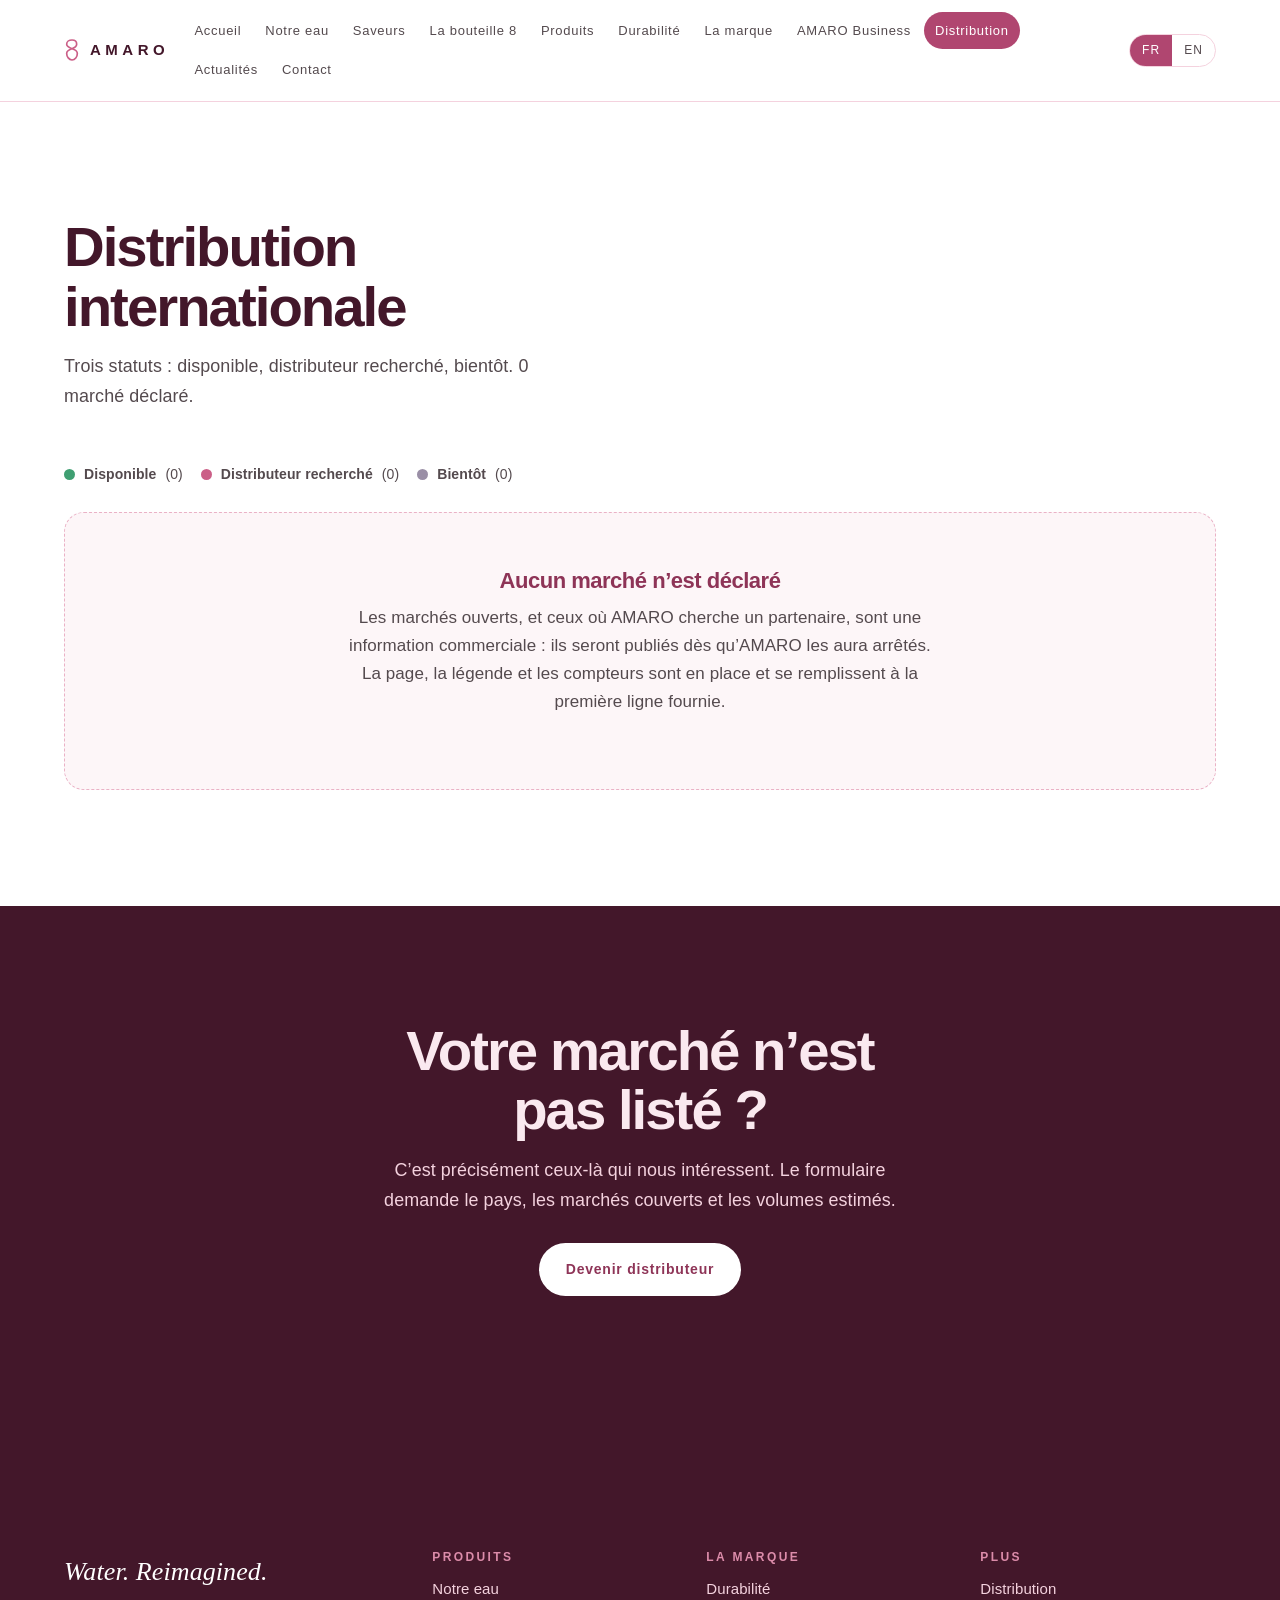
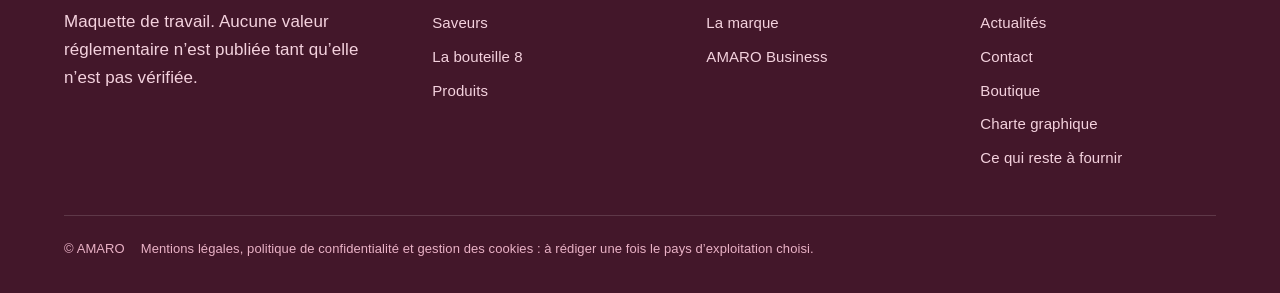
<file: distribution.html>
<!DOCTYPE html>
<html lang="fr">
<head>
<meta charset="utf-8">
<meta name="viewport" content="width=device-width,initial-scale=1">
<title>Distribution — AMARO</title>
<meta name="description" content="Distribution — Water. Reimagined.">
<link rel="icon" href="data:image/svg+xml,%3Csvg xmlns='http://www.w3.org/2000/svg' viewBox='0 0 48 72'%3E%3Cpath fill='none' stroke='%23CB5F87' stroke-width='6' stroke-linecap='round' d='M24 6c9 0 14 5.5 14 12.5S29 30 24 32c-5 2-16 5.5-16 14.5S15 66 24 66s16-9 16-19.5S29 34 24 32c-5-2-16-6.5-16-13.5S15 6 24 6z'/%3E%3C/svg%3E">
<link rel="stylesheet" href="styles.css">

</head>
<body>
<a class="saut" href="#contenu" data-fr="Aller au contenu"
   data-en="Skip to content">Aller au contenu</a>
<header class="entete" id="entete">
  <div class="entete__in">
    <a class="marque" href="index.html"><svg class="logo8" viewBox="0 0 48 72" width="16" height="24" aria-hidden="true" focusable="false"><path fill="none" stroke="currentColor" stroke-width="5" stroke-linecap="round" stroke-linejoin="round" d="M24 6c9 0 14 5.5 14 12.5S29 30 24 32c-5 2-16 5.5-16 14.5S15 66 24 66s16-9 16-19.5S29 34 24 32c-5-2-16-6.5-16-13.5S15 6 24 6z"/></svg><span>AMARO</span></a>
    <button class="burger" type="button" id="burger" aria-expanded="false"
            aria-controls="nav" data-fr="Menu" data-en="Menu">Menu</button>
    <nav class="nav" id="nav" aria-label="Navigation principale"><a href="index.html" data-fr="Accueil" data-en="Home">Accueil</a><a href="notre-eau.html" data-fr="Notre eau" data-en="Our Water">Notre eau</a><a href="saveurs.html" data-fr="Saveurs" data-en="Flavors">Saveurs</a><a href="bouteille.html" data-fr="La bouteille 8" data-en="The 8 Bottle">La bouteille 8</a><a href="produits.html" data-fr="Produits" data-en="Products">Produits</a><a href="durabilite.html" data-fr="Durabilité" data-en="Sustainability">Durabilité</a><a href="marque.html" data-fr="La marque" data-en="About">La marque</a><a href="business.html" data-fr="AMARO Business" data-en="AMARO Business">AMARO Business</a><a href="distribution.html" aria-current="page" data-fr="Distribution" data-en="Global Distribution">Distribution</a><a href="actualites.html" data-fr="Actualités" data-en="News">Actualités</a><a href="contact.html" data-fr="Contact" data-en="Contact">Contact</a></nav>
    <div class="langues" role="group" aria-label="Langue / Language">
      <button type="button" data-langue="fr" aria-pressed="true">FR</button>
      <button type="button" data-langue="en" aria-pressed="false">EN</button>
    </div>
  </div>
</header>
<main id="contenu">
<section class="section "><div class="enveloppe"><div class="tete "><h2 data-fr="Distribution internationale" data-en="Global Distribution">Distribution internationale</h2><p data-fr="Trois statuts : disponible, distributeur recherché, bientôt. 0 marché déclaré." data-en="Three statuses: available, distributor wanted, coming soon. 0 market declared.">Trois statuts : disponible, distributeur recherché, bientôt. 0 marché déclaré.</p></div><div class="legende"><span><i style="background:#3F9F72"></i><b data-fr="Disponible" data-en="Available">Disponible</b> <span data-fr="(0)" data-en="(0)">(0)</span></span><span><i style="background:#CB5F87"></i><b data-fr="Distributeur recherché" data-en="Distributor Wanted">Distributeur recherché</b> <span data-fr="(0)" data-en="(0)">(0)</span></span><span><i style="background:#9A8FA6"></i><b data-fr="Bientôt" data-en="Coming Soon">Bientôt</b> <span data-fr="(0)" data-en="(0)">(0)</span></span></div><div class="vide-bloc"><h3 data-fr="Aucun marché n’est déclaré" data-en="No market is declared">Aucun marché n’est déclaré</h3><p data-fr="Les marchés ouverts, et ceux où AMARO cherche un partenaire, sont une information commerciale : ils seront publiés dès qu’AMARO les aura arrêtés. La page, la légende et les compteurs sont en place et se remplissent à la première ligne fournie." data-en="Open markets, and those where AMARO is looking for a partner, are commercial information: they will be published once AMARO has settled them. The page, the legend and the counters are in place and fill in from the first line provided.">Les marchés ouverts, et ceux où AMARO cherche un partenaire, sont une information commerciale : ils seront publiés dès qu’AMARO les aura arrêtés. La page, la légende et les compteurs sont en place et se remplissent à la première ligne fournie.</p></div></div></section><section class="section section--encre"><div class="enveloppe"><div class="tete tete--centre"><h2 data-fr="Votre marché n’est pas listé ?" data-en="Your market is not listed?">Votre marché n’est pas listé ?</h2><p data-fr="C’est précisément ceux-là qui nous intéressent. Le formulaire demande le pays, les marchés couverts et les volumes estimés." data-en="Those are exactly the ones we are interested in. The form asks for country, markets covered and estimated volumes.">C’est précisément ceux-là qui nous intéressent. Le formulaire demande le pays, les marchés couverts et les volumes estimés.</p>
        <div class="hero__ctas" style="justify-content:center">
          <a class="btn btn--clair" href="business.html" data-fr="Devenir distributeur"
             data-en="Become a Distributor">Devenir distributeur</a></div></div></div></section>
</main>
<footer class="pied">
  <div class="enveloppe">
    <div class="pied__grille">
      <div>
        <p class="pied__signature">Water. Reimagined.</p>
        <p data-fr="Maquette de travail. Aucune valeur réglementaire n’est publiée tant qu’elle n’est pas vérifiée." data-en="Working prototype. No regulatory value is published until it has been verified.">Maquette de travail. Aucune valeur réglementaire n’est publiée tant qu’elle n’est pas vérifiée.</p>
      </div>
      <div><h4 data-fr="Produits" data-en="Products">Produits</h4><ul><li><a href="notre-eau.html" data-fr="Notre eau" data-en="Our Water">Notre eau</a></li><li><a href="saveurs.html" data-fr="Saveurs" data-en="Flavors">Saveurs</a></li><li><a href="bouteille.html" data-fr="La bouteille 8" data-en="The 8 Bottle">La bouteille 8</a></li><li><a href="produits.html" data-fr="Produits" data-en="Products">Produits</a></li></ul></div>
      <div><h4 data-fr="La marque" data-en="Company">La marque</h4><ul><li><a href="durabilite.html" data-fr="Durabilité" data-en="Sustainability">Durabilité</a></li><li><a href="marque.html" data-fr="La marque" data-en="About">La marque</a></li><li><a href="business.html" data-fr="AMARO Business" data-en="AMARO Business">AMARO Business</a></li></ul></div>
      <div><h4 data-fr="Plus" data-en="More">Plus</h4><ul><li><a href="distribution.html" data-fr="Distribution" data-en="Global Distribution">Distribution</a></li><li><a href="actualites.html" data-fr="Actualités" data-en="News">Actualités</a></li><li><a href="contact.html" data-fr="Contact" data-en="Contact">Contact</a></li><li><a href="boutique.html" data-fr="Boutique" data-en="Shop">Boutique</a></li><li><a href="design.html" data-fr="Charte graphique" data-en="Design system">Charte graphique</a></li><li><a href="a-renseigner.html" data-fr="Ce qui reste à fournir" data-en="What is still needed">Ce qui reste à fournir</a></li></ul></div>
    </div>
    <div class="pied__bas">
      <span>&copy; AMARO</span>
      <span data-fr="Mentions légales, politique de confidentialité et gestion des cookies : à rédiger une fois le pays d’exploitation choisi." data-en="Legal notice, privacy policy and cookie management: to be drafted once the country of operation is chosen.">Mentions légales, politique de confidentialité et gestion des cookies : à rédiger une fois le pays d’exploitation choisi.</span>
    </div>
  </div>
</footer>
<svg class="amaro-defs" width="0" height="0" aria-hidden="true"
     focusable="false" style="position:absolute;width:0;height:0;overflow:hidden">
  <defs>
    <path id="amaro-corps" d="M136.00 64.00 C136.08 67.00 135.67 77.00 136.50 82.00 C137.33 87.00 138.25 90.33 141.00 94.00 C143.75 97.67 148.50 100.50 153.00 104.00 C157.50 107.50 163.17 111.17 168.00 115.00 C172.83 118.83 177.83 122.67 182.00 127.00 C186.17 131.33 189.83 135.83 193.00 141.00 C196.17 146.17 198.92 151.83 201.00 158.00 C203.08 164.17 204.58 171.33 205.50 178.00 C206.42 184.67 206.75 191.33 206.50 198.00 C206.25 204.67 205.42 211.67 204.00 218.00 C202.58 224.33 200.50 230.00 198.00 236.00 C195.50 242.00 192.33 248.00 189.00 254.00 C185.67 260.00 181.67 266.33 178.00 272.00 C174.33 277.67 170.00 283.00 167.00 288.00 C164.00 293.00 161.50 298.00 160.00 302.00 C158.50 306.00 158.00 308.00 158.00 312.00 C158.00 316.00 158.33 321.00 160.00 326.00 C161.67 331.00 164.67 336.33 168.00 342.00 C171.33 347.67 176.00 353.67 180.00 360.00 C184.00 366.33 188.17 373.00 192.00 380.00 C195.83 387.00 200.00 394.67 203.00 402.00 C206.00 409.33 208.50 416.33 210.00 424.00 C211.50 431.67 211.75 440.00 212.00 448.00 C212.25 456.00 212.17 464.00 211.50 472.00 C210.83 480.00 209.58 488.33 208.00 496.00 C206.42 503.67 204.33 511.00 202.00 518.00 C199.67 525.00 196.67 532.00 194.00 538.00 C191.33 544.00 188.17 549.67 186.00 554.00 C183.83 558.33 181.83 562.33 181.00 564.00 C181.00 576.00 173.00 580.00 161.00 580.00 C144.00 580.00 138.00 567.00 120.00 567.00 C102.00 567.00 96.00 580.00 79.00 580.00 C67.00 580.00 59.00 576.00 59.00 564.00 C58.17 562.33 56.17 558.33 54.00 554.00 C51.83 549.67 48.67 544.00 46.00 538.00 C43.33 532.00 40.33 525.00 38.00 518.00 C35.67 511.00 33.58 503.67 32.00 496.00 C30.42 488.33 29.17 480.00 28.50 472.00 C27.83 464.00 27.75 456.00 28.00 448.00 C28.25 440.00 28.50 431.67 30.00 424.00 C31.50 416.33 34.00 409.33 37.00 402.00 C40.00 394.67 44.17 387.00 48.00 380.00 C51.83 373.00 56.00 366.33 60.00 360.00 C64.00 353.67 68.67 347.67 72.00 342.00 C75.33 336.33 78.33 331.00 80.00 326.00 C81.67 321.00 82.00 316.00 82.00 312.00 C82.00 308.00 81.50 306.00 80.00 302.00 C78.50 298.00 76.00 293.00 73.00 288.00 C70.00 283.00 65.67 277.67 62.00 272.00 C58.33 266.33 54.33 260.00 51.00 254.00 C47.67 248.00 44.50 242.00 42.00 236.00 C39.50 230.00 37.42 224.33 36.00 218.00 C34.58 211.67 33.75 204.67 33.50 198.00 C33.25 191.33 33.58 184.67 34.50 178.00 C35.42 171.33 36.92 164.17 39.00 158.00 C41.08 151.83 43.83 146.17 47.00 141.00 C50.17 135.83 53.83 131.33 58.00 127.00 C62.17 122.67 67.17 118.83 72.00 115.00 C76.83 111.17 82.50 107.50 87.00 104.00 C91.50 100.50 96.25 97.67 99.00 94.00 C101.75 90.33 102.67 87.00 103.50 82.00 C104.33 77.00 103.92 67.00 104.00 64.00 Z"/>
    <path id="amaro-flanc" d="M136.00 64.00 C136.08 67.00 135.67 77.00 136.50 82.00 C137.33 87.00 138.25 90.33 141.00 94.00 C143.75 97.67 148.50 100.50 153.00 104.00 C157.50 107.50 163.17 111.17 168.00 115.00 C172.83 118.83 177.83 122.67 182.00 127.00 C186.17 131.33 189.83 135.83 193.00 141.00 C196.17 146.17 198.92 151.83 201.00 158.00 C203.08 164.17 204.58 171.33 205.50 178.00 C206.42 184.67 206.75 191.33 206.50 198.00 C206.25 204.67 205.42 211.67 204.00 218.00 C202.58 224.33 200.50 230.00 198.00 236.00 C195.50 242.00 192.33 248.00 189.00 254.00 C185.67 260.00 181.67 266.33 178.00 272.00 C174.33 277.67 170.00 283.00 167.00 288.00 C164.00 293.00 161.50 298.00 160.00 302.00 C158.50 306.00 158.00 308.00 158.00 312.00 C158.00 316.00 158.33 321.00 160.00 326.00 C161.67 331.00 164.67 336.33 168.00 342.00 C171.33 347.67 176.00 353.67 180.00 360.00 C184.00 366.33 188.17 373.00 192.00 380.00 C195.83 387.00 200.00 394.67 203.00 402.00 C206.00 409.33 208.50 416.33 210.00 424.00 C211.50 431.67 211.75 440.00 212.00 448.00 C212.25 456.00 212.17 464.00 211.50 472.00 C210.83 480.00 209.58 488.33 208.00 496.00 C206.42 503.67 204.33 511.00 202.00 518.00 C199.67 525.00 196.67 532.00 194.00 538.00 C191.33 544.00 188.17 549.67 186.00 554.00 C183.83 558.33 181.83 562.33 181.00 564.00"/>
    <clipPath id="amaro-clip" clipPathUnits="userSpaceOnUse">
      <use href="#amaro-corps" xlink:href="#amaro-corps"/>
    </clipPath>
    <linearGradient id="amaro-verre" x1="0" y1="0" x2="1" y2="0">
      <stop offset="0"    stop-color="#000" stop-opacity=".20"/>
      <stop offset=".14"  stop-color="#000" stop-opacity=".04"/>
      <stop offset=".30"  stop-color="#fff" stop-opacity=".55"/>
      <stop offset=".46"  stop-color="#fff" stop-opacity=".10"/>
      <stop offset=".78"  stop-color="#000" stop-opacity=".05"/>
      <stop offset="1"    stop-color="#000" stop-opacity=".22"/>
    </linearGradient>
    <linearGradient id="amaro-cap" x1="0" y1="0" x2="1" y2="0">
      <stop offset="0"   stop-color="#8E3457"/>
      <stop offset=".32" stop-color="#CB5F87"/>
      <stop offset=".62" stop-color="#8E3457"/>
      <stop offset="1"   stop-color="#6B2540"/>
    </linearGradient>
    
  </defs>
</svg>
<script src="script.js"></script>

</body>
</html>
</file>
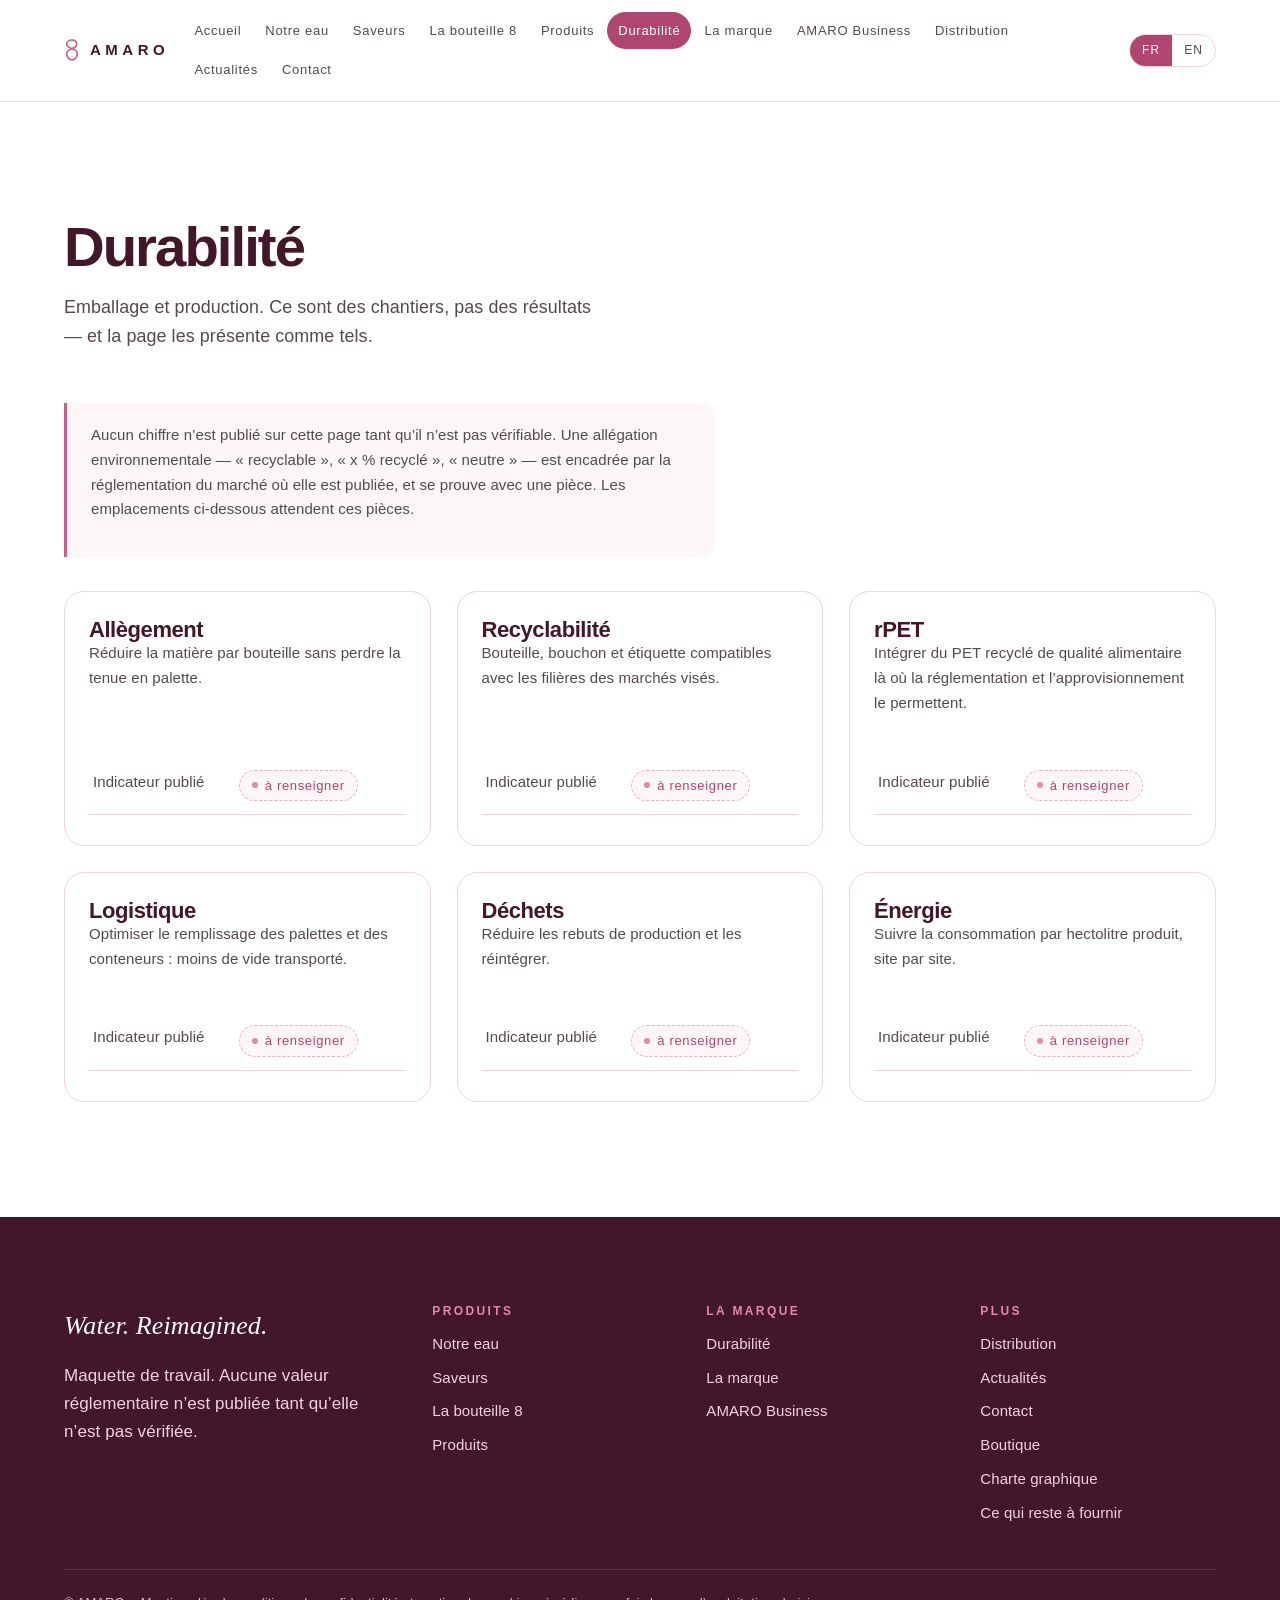
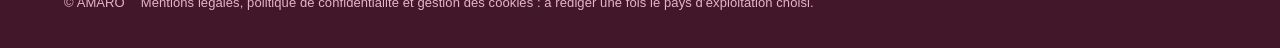
<file: durabilite.html>
<!DOCTYPE html>
<html lang="fr">
<head>
<meta charset="utf-8">
<meta name="viewport" content="width=device-width,initial-scale=1">
<title>Durabilité — AMARO</title>
<meta name="description" content="Durabilité — Water. Reimagined.">
<link rel="icon" href="data:image/svg+xml,%3Csvg xmlns='http://www.w3.org/2000/svg' viewBox='0 0 48 72'%3E%3Cpath fill='none' stroke='%23CB5F87' stroke-width='6' stroke-linecap='round' d='M24 6c9 0 14 5.5 14 12.5S29 30 24 32c-5 2-16 5.5-16 14.5S15 66 24 66s16-9 16-19.5S29 34 24 32c-5-2-16-6.5-16-13.5S15 6 24 6z'/%3E%3C/svg%3E">
<link rel="stylesheet" href="styles.css">

</head>
<body>
<a class="saut" href="#contenu" data-fr="Aller au contenu"
   data-en="Skip to content">Aller au contenu</a>
<header class="entete" id="entete">
  <div class="entete__in">
    <a class="marque" href="index.html"><svg class="logo8" viewBox="0 0 48 72" width="16" height="24" aria-hidden="true" focusable="false"><path fill="none" stroke="currentColor" stroke-width="5" stroke-linecap="round" stroke-linejoin="round" d="M24 6c9 0 14 5.5 14 12.5S29 30 24 32c-5 2-16 5.5-16 14.5S15 66 24 66s16-9 16-19.5S29 34 24 32c-5-2-16-6.5-16-13.5S15 6 24 6z"/></svg><span>AMARO</span></a>
    <button class="burger" type="button" id="burger" aria-expanded="false"
            aria-controls="nav" data-fr="Menu" data-en="Menu">Menu</button>
    <nav class="nav" id="nav" aria-label="Navigation principale"><a href="index.html" data-fr="Accueil" data-en="Home">Accueil</a><a href="notre-eau.html" data-fr="Notre eau" data-en="Our Water">Notre eau</a><a href="saveurs.html" data-fr="Saveurs" data-en="Flavors">Saveurs</a><a href="bouteille.html" data-fr="La bouteille 8" data-en="The 8 Bottle">La bouteille 8</a><a href="produits.html" data-fr="Produits" data-en="Products">Produits</a><a href="durabilite.html" aria-current="page" data-fr="Durabilité" data-en="Sustainability">Durabilité</a><a href="marque.html" data-fr="La marque" data-en="About">La marque</a><a href="business.html" data-fr="AMARO Business" data-en="AMARO Business">AMARO Business</a><a href="distribution.html" data-fr="Distribution" data-en="Global Distribution">Distribution</a><a href="actualites.html" data-fr="Actualités" data-en="News">Actualités</a><a href="contact.html" data-fr="Contact" data-en="Contact">Contact</a></nav>
    <div class="langues" role="group" aria-label="Langue / Language">
      <button type="button" data-langue="fr" aria-pressed="true">FR</button>
      <button type="button" data-langue="en" aria-pressed="false">EN</button>
    </div>
  </div>
</header>
<main id="contenu">
<section class="section "><div class="enveloppe"><div class="tete "><h2 data-fr="Durabilité" data-en="Sustainability">Durabilité</h2><p data-fr="Emballage et production. Ce sont des chantiers, pas des résultats — et la page les présente comme tels." data-en="Packaging and production. These are workstreams, not results — and the page presents them as such.">Emballage et production. Ce sont des chantiers, pas des résultats — et la page les présente comme tels.</p></div><div class="avertissement"><p data-fr="Aucun chiffre n’est publié sur cette page tant qu’il n’est pas vérifiable. Une allégation environnementale — « recyclable », « x % recyclé », « neutre » — est encadrée par la réglementation du marché où elle est publiée, et se prouve avec une pièce. Les emplacements ci-dessous attendent ces pièces." data-en="No figure is published on this page until it is verifiable. An environmental claim — “recyclable”, “x % recycled”, “neutral” — is governed by the regulations of the market where it is published, and is proven with a document. The slots below are waiting for those documents.">Aucun chiffre n’est publié sur cette page tant qu’il n’est pas vérifiable. Une allégation environnementale — « recyclable », « x % recyclé », « neutre » — est encadrée par la réglementation du marché où elle est publiée, et se prouve avec une pièce. Les emplacements ci-dessous attendent ces pièces.</p></div><div class="grille grille--3" style="margin-top:34px"><div class="carte rev" data-delai="0" style="min-height:0">
             <h3 data-fr="Allègement" data-en="Lightweighting">Allègement</h3><p data-fr="Réduire la matière par bouteille sans perdre la tenue en palette." data-en="Reduce material per bottle without losing pallet performance.">Réduire la matière par bouteille sans perdre la tenue en palette.</p>
             <div class="carte__pied"><table class="fiche"><tbody><tr>
               <th data-fr="Indicateur publié" data-en="Published figure">
                 Indicateur publié</th><td><span class="vide" data-vide="durabilite-Allègement" data-fr="à renseigner" data-en="to be provided">à renseigner</span></td></tr></tbody></table>
             </div>
           </div><div class="carte rev" data-delai="60" style="min-height:0">
             <h3 data-fr="Recyclabilité" data-en="Recyclability">Recyclabilité</h3><p data-fr="Bouteille, bouchon et étiquette compatibles avec les filières des marchés visés." data-en="Bottle, cap and label compatible with the recycling streams of the target markets.">Bouteille, bouchon et étiquette compatibles avec les filières des marchés visés.</p>
             <div class="carte__pied"><table class="fiche"><tbody><tr>
               <th data-fr="Indicateur publié" data-en="Published figure">
                 Indicateur publié</th><td><span class="vide" data-vide="durabilite-Recyclabilité" data-fr="à renseigner" data-en="to be provided">à renseigner</span></td></tr></tbody></table>
             </div>
           </div><div class="carte rev" data-delai="120" style="min-height:0">
             <h3 data-fr="rPET" data-en="rPET">rPET</h3><p data-fr="Intégrer du PET recyclé de qualité alimentaire là où la réglementation et l’approvisionnement le permettent." data-en="Use food-grade recycled PET where regulation and supply allow.">Intégrer du PET recyclé de qualité alimentaire là où la réglementation et l’approvisionnement le permettent.</p>
             <div class="carte__pied"><table class="fiche"><tbody><tr>
               <th data-fr="Indicateur publié" data-en="Published figure">
                 Indicateur publié</th><td><span class="vide" data-vide="durabilite-rPET" data-fr="à renseigner" data-en="to be provided">à renseigner</span></td></tr></tbody></table>
             </div>
           </div><div class="carte rev" data-delai="180" style="min-height:0">
             <h3 data-fr="Logistique" data-en="Logistics">Logistique</h3><p data-fr="Optimiser le remplissage des palettes et des conteneurs : moins de vide transporté." data-en="Optimise pallet and container fill: less air shipped.">Optimiser le remplissage des palettes et des conteneurs : moins de vide transporté.</p>
             <div class="carte__pied"><table class="fiche"><tbody><tr>
               <th data-fr="Indicateur publié" data-en="Published figure">
                 Indicateur publié</th><td><span class="vide" data-vide="durabilite-Logistique" data-fr="à renseigner" data-en="to be provided">à renseigner</span></td></tr></tbody></table>
             </div>
           </div><div class="carte rev" data-delai="240" style="min-height:0">
             <h3 data-fr="Déchets" data-en="Waste">Déchets</h3><p data-fr="Réduire les rebuts de production et les réintégrer." data-en="Reduce production scrap and feed it back in.">Réduire les rebuts de production et les réintégrer.</p>
             <div class="carte__pied"><table class="fiche"><tbody><tr>
               <th data-fr="Indicateur publié" data-en="Published figure">
                 Indicateur publié</th><td><span class="vide" data-vide="durabilite-Déchets" data-fr="à renseigner" data-en="to be provided">à renseigner</span></td></tr></tbody></table>
             </div>
           </div><div class="carte rev" data-delai="300" style="min-height:0">
             <h3 data-fr="Énergie" data-en="Energy">Énergie</h3><p data-fr="Suivre la consommation par hectolitre produit, site par site." data-en="Track consumption per hectolitre produced, site by site.">Suivre la consommation par hectolitre produit, site par site.</p>
             <div class="carte__pied"><table class="fiche"><tbody><tr>
               <th data-fr="Indicateur publié" data-en="Published figure">
                 Indicateur publié</th><td><span class="vide" data-vide="durabilite-Énergie" data-fr="à renseigner" data-en="to be provided">à renseigner</span></td></tr></tbody></table>
             </div>
           </div></div></div></section>
</main>
<footer class="pied">
  <div class="enveloppe">
    <div class="pied__grille">
      <div>
        <p class="pied__signature">Water. Reimagined.</p>
        <p data-fr="Maquette de travail. Aucune valeur réglementaire n’est publiée tant qu’elle n’est pas vérifiée." data-en="Working prototype. No regulatory value is published until it has been verified.">Maquette de travail. Aucune valeur réglementaire n’est publiée tant qu’elle n’est pas vérifiée.</p>
      </div>
      <div><h4 data-fr="Produits" data-en="Products">Produits</h4><ul><li><a href="notre-eau.html" data-fr="Notre eau" data-en="Our Water">Notre eau</a></li><li><a href="saveurs.html" data-fr="Saveurs" data-en="Flavors">Saveurs</a></li><li><a href="bouteille.html" data-fr="La bouteille 8" data-en="The 8 Bottle">La bouteille 8</a></li><li><a href="produits.html" data-fr="Produits" data-en="Products">Produits</a></li></ul></div>
      <div><h4 data-fr="La marque" data-en="Company">La marque</h4><ul><li><a href="durabilite.html" data-fr="Durabilité" data-en="Sustainability">Durabilité</a></li><li><a href="marque.html" data-fr="La marque" data-en="About">La marque</a></li><li><a href="business.html" data-fr="AMARO Business" data-en="AMARO Business">AMARO Business</a></li></ul></div>
      <div><h4 data-fr="Plus" data-en="More">Plus</h4><ul><li><a href="distribution.html" data-fr="Distribution" data-en="Global Distribution">Distribution</a></li><li><a href="actualites.html" data-fr="Actualités" data-en="News">Actualités</a></li><li><a href="contact.html" data-fr="Contact" data-en="Contact">Contact</a></li><li><a href="boutique.html" data-fr="Boutique" data-en="Shop">Boutique</a></li><li><a href="design.html" data-fr="Charte graphique" data-en="Design system">Charte graphique</a></li><li><a href="a-renseigner.html" data-fr="Ce qui reste à fournir" data-en="What is still needed">Ce qui reste à fournir</a></li></ul></div>
    </div>
    <div class="pied__bas">
      <span>&copy; AMARO</span>
      <span data-fr="Mentions légales, politique de confidentialité et gestion des cookies : à rédiger une fois le pays d’exploitation choisi." data-en="Legal notice, privacy policy and cookie management: to be drafted once the country of operation is chosen.">Mentions légales, politique de confidentialité et gestion des cookies : à rédiger une fois le pays d’exploitation choisi.</span>
    </div>
  </div>
</footer>
<svg class="amaro-defs" width="0" height="0" aria-hidden="true"
     focusable="false" style="position:absolute;width:0;height:0;overflow:hidden">
  <defs>
    <path id="amaro-corps" d="M136.00 64.00 C136.08 67.00 135.67 77.00 136.50 82.00 C137.33 87.00 138.25 90.33 141.00 94.00 C143.75 97.67 148.50 100.50 153.00 104.00 C157.50 107.50 163.17 111.17 168.00 115.00 C172.83 118.83 177.83 122.67 182.00 127.00 C186.17 131.33 189.83 135.83 193.00 141.00 C196.17 146.17 198.92 151.83 201.00 158.00 C203.08 164.17 204.58 171.33 205.50 178.00 C206.42 184.67 206.75 191.33 206.50 198.00 C206.25 204.67 205.42 211.67 204.00 218.00 C202.58 224.33 200.50 230.00 198.00 236.00 C195.50 242.00 192.33 248.00 189.00 254.00 C185.67 260.00 181.67 266.33 178.00 272.00 C174.33 277.67 170.00 283.00 167.00 288.00 C164.00 293.00 161.50 298.00 160.00 302.00 C158.50 306.00 158.00 308.00 158.00 312.00 C158.00 316.00 158.33 321.00 160.00 326.00 C161.67 331.00 164.67 336.33 168.00 342.00 C171.33 347.67 176.00 353.67 180.00 360.00 C184.00 366.33 188.17 373.00 192.00 380.00 C195.83 387.00 200.00 394.67 203.00 402.00 C206.00 409.33 208.50 416.33 210.00 424.00 C211.50 431.67 211.75 440.00 212.00 448.00 C212.25 456.00 212.17 464.00 211.50 472.00 C210.83 480.00 209.58 488.33 208.00 496.00 C206.42 503.67 204.33 511.00 202.00 518.00 C199.67 525.00 196.67 532.00 194.00 538.00 C191.33 544.00 188.17 549.67 186.00 554.00 C183.83 558.33 181.83 562.33 181.00 564.00 C181.00 576.00 173.00 580.00 161.00 580.00 C144.00 580.00 138.00 567.00 120.00 567.00 C102.00 567.00 96.00 580.00 79.00 580.00 C67.00 580.00 59.00 576.00 59.00 564.00 C58.17 562.33 56.17 558.33 54.00 554.00 C51.83 549.67 48.67 544.00 46.00 538.00 C43.33 532.00 40.33 525.00 38.00 518.00 C35.67 511.00 33.58 503.67 32.00 496.00 C30.42 488.33 29.17 480.00 28.50 472.00 C27.83 464.00 27.75 456.00 28.00 448.00 C28.25 440.00 28.50 431.67 30.00 424.00 C31.50 416.33 34.00 409.33 37.00 402.00 C40.00 394.67 44.17 387.00 48.00 380.00 C51.83 373.00 56.00 366.33 60.00 360.00 C64.00 353.67 68.67 347.67 72.00 342.00 C75.33 336.33 78.33 331.00 80.00 326.00 C81.67 321.00 82.00 316.00 82.00 312.00 C82.00 308.00 81.50 306.00 80.00 302.00 C78.50 298.00 76.00 293.00 73.00 288.00 C70.00 283.00 65.67 277.67 62.00 272.00 C58.33 266.33 54.33 260.00 51.00 254.00 C47.67 248.00 44.50 242.00 42.00 236.00 C39.50 230.00 37.42 224.33 36.00 218.00 C34.58 211.67 33.75 204.67 33.50 198.00 C33.25 191.33 33.58 184.67 34.50 178.00 C35.42 171.33 36.92 164.17 39.00 158.00 C41.08 151.83 43.83 146.17 47.00 141.00 C50.17 135.83 53.83 131.33 58.00 127.00 C62.17 122.67 67.17 118.83 72.00 115.00 C76.83 111.17 82.50 107.50 87.00 104.00 C91.50 100.50 96.25 97.67 99.00 94.00 C101.75 90.33 102.67 87.00 103.50 82.00 C104.33 77.00 103.92 67.00 104.00 64.00 Z"/>
    <path id="amaro-flanc" d="M136.00 64.00 C136.08 67.00 135.67 77.00 136.50 82.00 C137.33 87.00 138.25 90.33 141.00 94.00 C143.75 97.67 148.50 100.50 153.00 104.00 C157.50 107.50 163.17 111.17 168.00 115.00 C172.83 118.83 177.83 122.67 182.00 127.00 C186.17 131.33 189.83 135.83 193.00 141.00 C196.17 146.17 198.92 151.83 201.00 158.00 C203.08 164.17 204.58 171.33 205.50 178.00 C206.42 184.67 206.75 191.33 206.50 198.00 C206.25 204.67 205.42 211.67 204.00 218.00 C202.58 224.33 200.50 230.00 198.00 236.00 C195.50 242.00 192.33 248.00 189.00 254.00 C185.67 260.00 181.67 266.33 178.00 272.00 C174.33 277.67 170.00 283.00 167.00 288.00 C164.00 293.00 161.50 298.00 160.00 302.00 C158.50 306.00 158.00 308.00 158.00 312.00 C158.00 316.00 158.33 321.00 160.00 326.00 C161.67 331.00 164.67 336.33 168.00 342.00 C171.33 347.67 176.00 353.67 180.00 360.00 C184.00 366.33 188.17 373.00 192.00 380.00 C195.83 387.00 200.00 394.67 203.00 402.00 C206.00 409.33 208.50 416.33 210.00 424.00 C211.50 431.67 211.75 440.00 212.00 448.00 C212.25 456.00 212.17 464.00 211.50 472.00 C210.83 480.00 209.58 488.33 208.00 496.00 C206.42 503.67 204.33 511.00 202.00 518.00 C199.67 525.00 196.67 532.00 194.00 538.00 C191.33 544.00 188.17 549.67 186.00 554.00 C183.83 558.33 181.83 562.33 181.00 564.00"/>
    <clipPath id="amaro-clip" clipPathUnits="userSpaceOnUse">
      <use href="#amaro-corps" xlink:href="#amaro-corps"/>
    </clipPath>
    <linearGradient id="amaro-verre" x1="0" y1="0" x2="1" y2="0">
      <stop offset="0"    stop-color="#000" stop-opacity=".20"/>
      <stop offset=".14"  stop-color="#000" stop-opacity=".04"/>
      <stop offset=".30"  stop-color="#fff" stop-opacity=".55"/>
      <stop offset=".46"  stop-color="#fff" stop-opacity=".10"/>
      <stop offset=".78"  stop-color="#000" stop-opacity=".05"/>
      <stop offset="1"    stop-color="#000" stop-opacity=".22"/>
    </linearGradient>
    <linearGradient id="amaro-cap" x1="0" y1="0" x2="1" y2="0">
      <stop offset="0"   stop-color="#8E3457"/>
      <stop offset=".32" stop-color="#CB5F87"/>
      <stop offset=".62" stop-color="#8E3457"/>
      <stop offset="1"   stop-color="#6B2540"/>
    </linearGradient>
    
  </defs>
</svg>
<script src="script.js"></script>

</body>
</html>
</file>
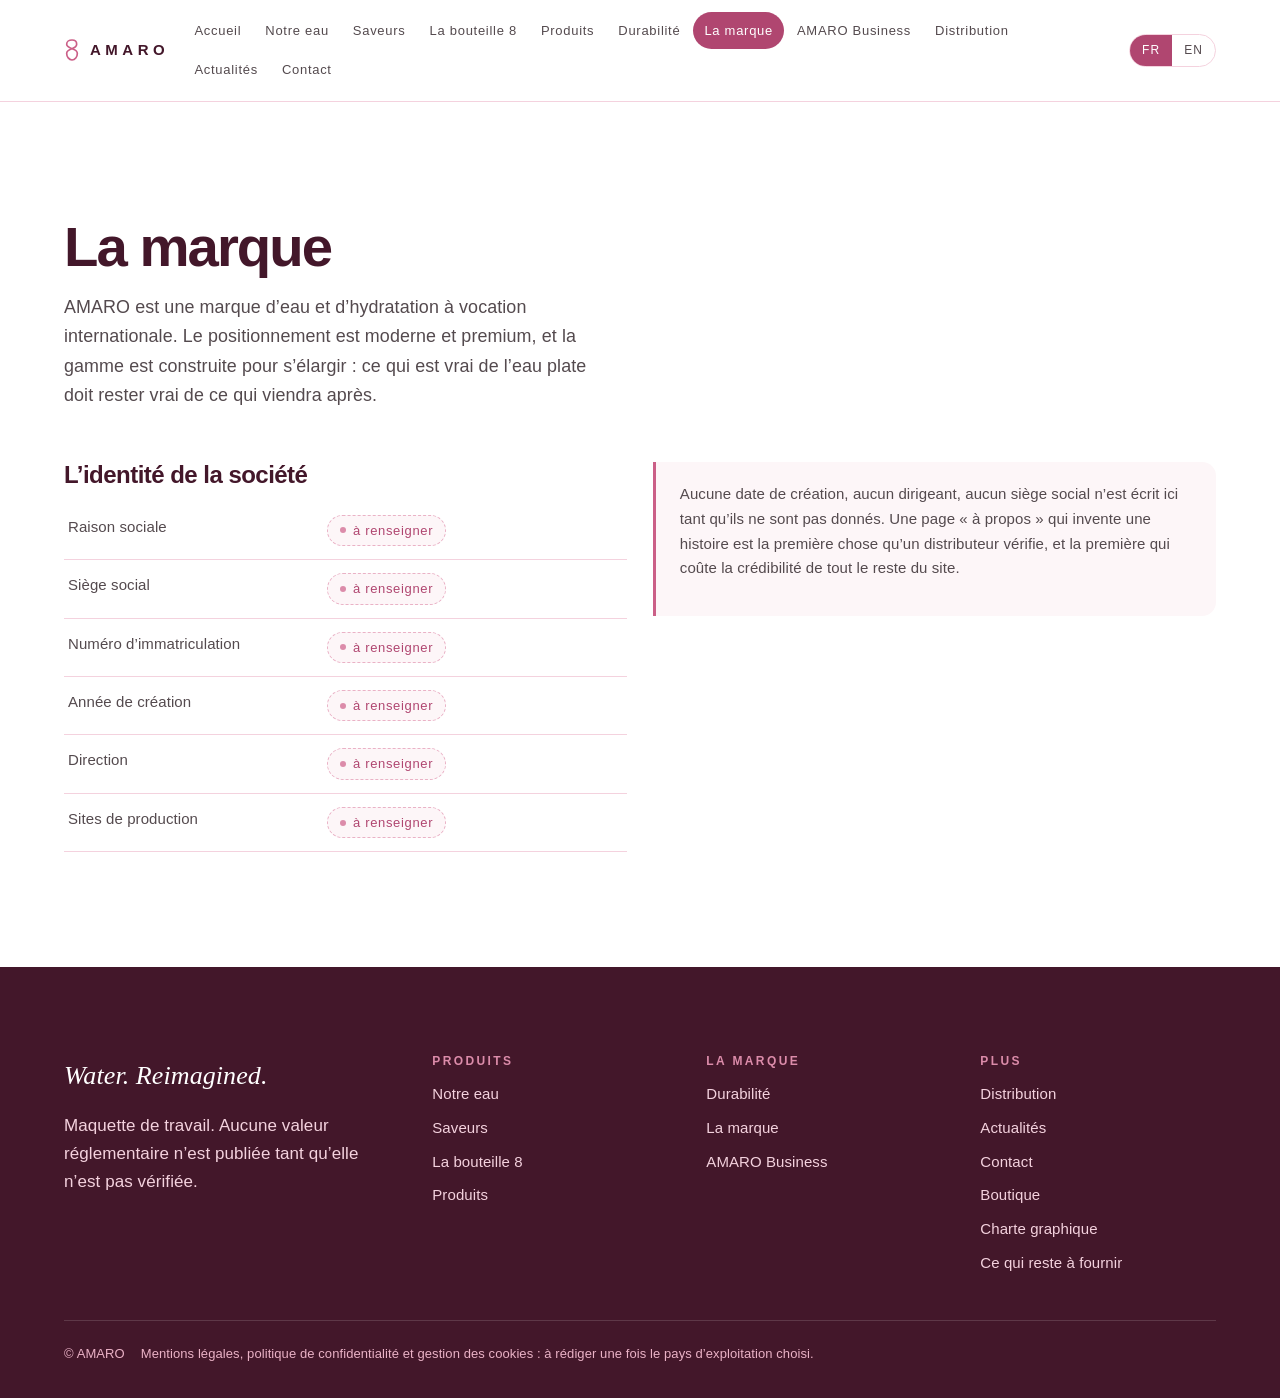
<file: marque.html>
<!DOCTYPE html>
<html lang="fr">
<head>
<meta charset="utf-8">
<meta name="viewport" content="width=device-width,initial-scale=1">
<title>La marque — AMARO</title>
<meta name="description" content="La marque — Water. Reimagined.">
<link rel="icon" href="data:image/svg+xml,%3Csvg xmlns='http://www.w3.org/2000/svg' viewBox='0 0 48 72'%3E%3Cpath fill='none' stroke='%23CB5F87' stroke-width='6' stroke-linecap='round' d='M24 6c9 0 14 5.5 14 12.5S29 30 24 32c-5 2-16 5.5-16 14.5S15 66 24 66s16-9 16-19.5S29 34 24 32c-5-2-16-6.5-16-13.5S15 6 24 6z'/%3E%3C/svg%3E">
<link rel="stylesheet" href="styles.css">

</head>
<body>
<a class="saut" href="#contenu" data-fr="Aller au contenu"
   data-en="Skip to content">Aller au contenu</a>
<header class="entete" id="entete">
  <div class="entete__in">
    <a class="marque" href="index.html"><svg class="logo8" viewBox="0 0 48 72" width="16" height="24" aria-hidden="true" focusable="false"><path fill="none" stroke="currentColor" stroke-width="5" stroke-linecap="round" stroke-linejoin="round" d="M24 6c9 0 14 5.5 14 12.5S29 30 24 32c-5 2-16 5.5-16 14.5S15 66 24 66s16-9 16-19.5S29 34 24 32c-5-2-16-6.5-16-13.5S15 6 24 6z"/></svg><span>AMARO</span></a>
    <button class="burger" type="button" id="burger" aria-expanded="false"
            aria-controls="nav" data-fr="Menu" data-en="Menu">Menu</button>
    <nav class="nav" id="nav" aria-label="Navigation principale"><a href="index.html" data-fr="Accueil" data-en="Home">Accueil</a><a href="notre-eau.html" data-fr="Notre eau" data-en="Our Water">Notre eau</a><a href="saveurs.html" data-fr="Saveurs" data-en="Flavors">Saveurs</a><a href="bouteille.html" data-fr="La bouteille 8" data-en="The 8 Bottle">La bouteille 8</a><a href="produits.html" data-fr="Produits" data-en="Products">Produits</a><a href="durabilite.html" data-fr="Durabilité" data-en="Sustainability">Durabilité</a><a href="marque.html" aria-current="page" data-fr="La marque" data-en="About">La marque</a><a href="business.html" data-fr="AMARO Business" data-en="AMARO Business">AMARO Business</a><a href="distribution.html" data-fr="Distribution" data-en="Global Distribution">Distribution</a><a href="actualites.html" data-fr="Actualités" data-en="News">Actualités</a><a href="contact.html" data-fr="Contact" data-en="Contact">Contact</a></nav>
    <div class="langues" role="group" aria-label="Langue / Language">
      <button type="button" data-langue="fr" aria-pressed="true">FR</button>
      <button type="button" data-langue="en" aria-pressed="false">EN</button>
    </div>
  </div>
</header>
<main id="contenu">
<section class="section "><div class="enveloppe"><div class="tete "><h2 data-fr="La marque" data-en="About AMARO">La marque</h2><p data-fr="AMARO est une marque d’eau et d’hydratation à vocation internationale. Le positionnement est moderne et premium, et la gamme est construite pour s’élargir : ce qui est vrai de l’eau plate doit rester vrai de ce qui viendra après." data-en="AMARO is an international water and hydration brand. The positioning is modern and premium, and the range is built to widen: what holds true for still water has to keep holding for whatever comes next.">AMARO est une marque d’eau et d’hydratation à vocation internationale. Le positionnement est moderne et premium, et la gamme est construite pour s’élargir : ce qui est vrai de l’eau plate doit rester vrai de ce qui viendra après.</p></div><div class="grille grille--2" style="align-items:start"><div><h3 style="margin-bottom:14px;font-size:24px" data-fr="L’identité de la société" data-en="Company identity">L’identité de la société</h3><table class="fiche"><caption class="hors-ecran" data-fr="Identité de la société" data-en="Company identity">Identité de la société</caption><tbody><tr><th data-fr="Raison sociale" data-en="Legal entity">Raison sociale</th><td><span class="vide" data-vide="raison" data-fr="à renseigner" data-en="to be provided">à renseigner</span></td></tr><tr><th data-fr="Siège social" data-en="Head office">Siège social</th><td><span class="vide" data-vide="siege" data-fr="à renseigner" data-en="to be provided">à renseigner</span></td></tr><tr><th data-fr="Numéro d’immatriculation" data-en="Registration number">Numéro d’immatriculation</th><td><span class="vide" data-vide="immat" data-fr="à renseigner" data-en="to be provided">à renseigner</span></td></tr><tr><th data-fr="Année de création" data-en="Year founded">Année de création</th><td><span class="vide" data-vide="creation" data-fr="à renseigner" data-en="to be provided">à renseigner</span></td></tr><tr><th data-fr="Direction" data-en="Leadership">Direction</th><td><span class="vide" data-vide="dirigeant" data-fr="à renseigner" data-en="to be provided">à renseigner</span></td></tr><tr><th data-fr="Sites de production" data-en="Production sites">Sites de production</th><td><span class="vide" data-vide="sites" data-fr="à renseigner" data-en="to be provided">à renseigner</span></td></tr></tbody></table></div><div><div class="avertissement"><p data-fr="Aucune date de création, aucun dirigeant, aucun siège social n’est écrit ici tant qu’ils ne sont pas donnés. Une page « à propos » qui invente une histoire est la première chose qu’un distributeur vérifie, et la première qui coûte la crédibilité de tout le reste du site." data-en="No founding date, no leadership, no head office is written here until they are given. An “about” page that invents a history is the first thing a distributor checks, and the first thing that costs the credibility of the whole site.">Aucune date de création, aucun dirigeant, aucun siège social n’est écrit ici tant qu’ils ne sont pas donnés. Une page « à propos » qui invente une histoire est la première chose qu’un distributeur vérifie, et la première qui coûte la crédibilité de tout le reste du site.</p></div></div></div></div></section>
</main>
<footer class="pied">
  <div class="enveloppe">
    <div class="pied__grille">
      <div>
        <p class="pied__signature">Water. Reimagined.</p>
        <p data-fr="Maquette de travail. Aucune valeur réglementaire n’est publiée tant qu’elle n’est pas vérifiée." data-en="Working prototype. No regulatory value is published until it has been verified.">Maquette de travail. Aucune valeur réglementaire n’est publiée tant qu’elle n’est pas vérifiée.</p>
      </div>
      <div><h4 data-fr="Produits" data-en="Products">Produits</h4><ul><li><a href="notre-eau.html" data-fr="Notre eau" data-en="Our Water">Notre eau</a></li><li><a href="saveurs.html" data-fr="Saveurs" data-en="Flavors">Saveurs</a></li><li><a href="bouteille.html" data-fr="La bouteille 8" data-en="The 8 Bottle">La bouteille 8</a></li><li><a href="produits.html" data-fr="Produits" data-en="Products">Produits</a></li></ul></div>
      <div><h4 data-fr="La marque" data-en="Company">La marque</h4><ul><li><a href="durabilite.html" data-fr="Durabilité" data-en="Sustainability">Durabilité</a></li><li><a href="marque.html" data-fr="La marque" data-en="About">La marque</a></li><li><a href="business.html" data-fr="AMARO Business" data-en="AMARO Business">AMARO Business</a></li></ul></div>
      <div><h4 data-fr="Plus" data-en="More">Plus</h4><ul><li><a href="distribution.html" data-fr="Distribution" data-en="Global Distribution">Distribution</a></li><li><a href="actualites.html" data-fr="Actualités" data-en="News">Actualités</a></li><li><a href="contact.html" data-fr="Contact" data-en="Contact">Contact</a></li><li><a href="boutique.html" data-fr="Boutique" data-en="Shop">Boutique</a></li><li><a href="design.html" data-fr="Charte graphique" data-en="Design system">Charte graphique</a></li><li><a href="a-renseigner.html" data-fr="Ce qui reste à fournir" data-en="What is still needed">Ce qui reste à fournir</a></li></ul></div>
    </div>
    <div class="pied__bas">
      <span>&copy; AMARO</span>
      <span data-fr="Mentions légales, politique de confidentialité et gestion des cookies : à rédiger une fois le pays d’exploitation choisi." data-en="Legal notice, privacy policy and cookie management: to be drafted once the country of operation is chosen.">Mentions légales, politique de confidentialité et gestion des cookies : à rédiger une fois le pays d’exploitation choisi.</span>
    </div>
  </div>
</footer>
<svg class="amaro-defs" width="0" height="0" aria-hidden="true"
     focusable="false" style="position:absolute;width:0;height:0;overflow:hidden">
  <defs>
    <path id="amaro-corps" d="M136.00 64.00 C136.08 67.00 135.67 77.00 136.50 82.00 C137.33 87.00 138.25 90.33 141.00 94.00 C143.75 97.67 148.50 100.50 153.00 104.00 C157.50 107.50 163.17 111.17 168.00 115.00 C172.83 118.83 177.83 122.67 182.00 127.00 C186.17 131.33 189.83 135.83 193.00 141.00 C196.17 146.17 198.92 151.83 201.00 158.00 C203.08 164.17 204.58 171.33 205.50 178.00 C206.42 184.67 206.75 191.33 206.50 198.00 C206.25 204.67 205.42 211.67 204.00 218.00 C202.58 224.33 200.50 230.00 198.00 236.00 C195.50 242.00 192.33 248.00 189.00 254.00 C185.67 260.00 181.67 266.33 178.00 272.00 C174.33 277.67 170.00 283.00 167.00 288.00 C164.00 293.00 161.50 298.00 160.00 302.00 C158.50 306.00 158.00 308.00 158.00 312.00 C158.00 316.00 158.33 321.00 160.00 326.00 C161.67 331.00 164.67 336.33 168.00 342.00 C171.33 347.67 176.00 353.67 180.00 360.00 C184.00 366.33 188.17 373.00 192.00 380.00 C195.83 387.00 200.00 394.67 203.00 402.00 C206.00 409.33 208.50 416.33 210.00 424.00 C211.50 431.67 211.75 440.00 212.00 448.00 C212.25 456.00 212.17 464.00 211.50 472.00 C210.83 480.00 209.58 488.33 208.00 496.00 C206.42 503.67 204.33 511.00 202.00 518.00 C199.67 525.00 196.67 532.00 194.00 538.00 C191.33 544.00 188.17 549.67 186.00 554.00 C183.83 558.33 181.83 562.33 181.00 564.00 C181.00 576.00 173.00 580.00 161.00 580.00 C144.00 580.00 138.00 567.00 120.00 567.00 C102.00 567.00 96.00 580.00 79.00 580.00 C67.00 580.00 59.00 576.00 59.00 564.00 C58.17 562.33 56.17 558.33 54.00 554.00 C51.83 549.67 48.67 544.00 46.00 538.00 C43.33 532.00 40.33 525.00 38.00 518.00 C35.67 511.00 33.58 503.67 32.00 496.00 C30.42 488.33 29.17 480.00 28.50 472.00 C27.83 464.00 27.75 456.00 28.00 448.00 C28.25 440.00 28.50 431.67 30.00 424.00 C31.50 416.33 34.00 409.33 37.00 402.00 C40.00 394.67 44.17 387.00 48.00 380.00 C51.83 373.00 56.00 366.33 60.00 360.00 C64.00 353.67 68.67 347.67 72.00 342.00 C75.33 336.33 78.33 331.00 80.00 326.00 C81.67 321.00 82.00 316.00 82.00 312.00 C82.00 308.00 81.50 306.00 80.00 302.00 C78.50 298.00 76.00 293.00 73.00 288.00 C70.00 283.00 65.67 277.67 62.00 272.00 C58.33 266.33 54.33 260.00 51.00 254.00 C47.67 248.00 44.50 242.00 42.00 236.00 C39.50 230.00 37.42 224.33 36.00 218.00 C34.58 211.67 33.75 204.67 33.50 198.00 C33.25 191.33 33.58 184.67 34.50 178.00 C35.42 171.33 36.92 164.17 39.00 158.00 C41.08 151.83 43.83 146.17 47.00 141.00 C50.17 135.83 53.83 131.33 58.00 127.00 C62.17 122.67 67.17 118.83 72.00 115.00 C76.83 111.17 82.50 107.50 87.00 104.00 C91.50 100.50 96.25 97.67 99.00 94.00 C101.75 90.33 102.67 87.00 103.50 82.00 C104.33 77.00 103.92 67.00 104.00 64.00 Z"/>
    <path id="amaro-flanc" d="M136.00 64.00 C136.08 67.00 135.67 77.00 136.50 82.00 C137.33 87.00 138.25 90.33 141.00 94.00 C143.75 97.67 148.50 100.50 153.00 104.00 C157.50 107.50 163.17 111.17 168.00 115.00 C172.83 118.83 177.83 122.67 182.00 127.00 C186.17 131.33 189.83 135.83 193.00 141.00 C196.17 146.17 198.92 151.83 201.00 158.00 C203.08 164.17 204.58 171.33 205.50 178.00 C206.42 184.67 206.75 191.33 206.50 198.00 C206.25 204.67 205.42 211.67 204.00 218.00 C202.58 224.33 200.50 230.00 198.00 236.00 C195.50 242.00 192.33 248.00 189.00 254.00 C185.67 260.00 181.67 266.33 178.00 272.00 C174.33 277.67 170.00 283.00 167.00 288.00 C164.00 293.00 161.50 298.00 160.00 302.00 C158.50 306.00 158.00 308.00 158.00 312.00 C158.00 316.00 158.33 321.00 160.00 326.00 C161.67 331.00 164.67 336.33 168.00 342.00 C171.33 347.67 176.00 353.67 180.00 360.00 C184.00 366.33 188.17 373.00 192.00 380.00 C195.83 387.00 200.00 394.67 203.00 402.00 C206.00 409.33 208.50 416.33 210.00 424.00 C211.50 431.67 211.75 440.00 212.00 448.00 C212.25 456.00 212.17 464.00 211.50 472.00 C210.83 480.00 209.58 488.33 208.00 496.00 C206.42 503.67 204.33 511.00 202.00 518.00 C199.67 525.00 196.67 532.00 194.00 538.00 C191.33 544.00 188.17 549.67 186.00 554.00 C183.83 558.33 181.83 562.33 181.00 564.00"/>
    <clipPath id="amaro-clip" clipPathUnits="userSpaceOnUse">
      <use href="#amaro-corps" xlink:href="#amaro-corps"/>
    </clipPath>
    <linearGradient id="amaro-verre" x1="0" y1="0" x2="1" y2="0">
      <stop offset="0"    stop-color="#000" stop-opacity=".20"/>
      <stop offset=".14"  stop-color="#000" stop-opacity=".04"/>
      <stop offset=".30"  stop-color="#fff" stop-opacity=".55"/>
      <stop offset=".46"  stop-color="#fff" stop-opacity=".10"/>
      <stop offset=".78"  stop-color="#000" stop-opacity=".05"/>
      <stop offset="1"    stop-color="#000" stop-opacity=".22"/>
    </linearGradient>
    <linearGradient id="amaro-cap" x1="0" y1="0" x2="1" y2="0">
      <stop offset="0"   stop-color="#8E3457"/>
      <stop offset=".32" stop-color="#CB5F87"/>
      <stop offset=".62" stop-color="#8E3457"/>
      <stop offset="1"   stop-color="#6B2540"/>
    </linearGradient>
    
  </defs>
</svg>
<script src="script.js"></script>

</body>
</html>
</file>
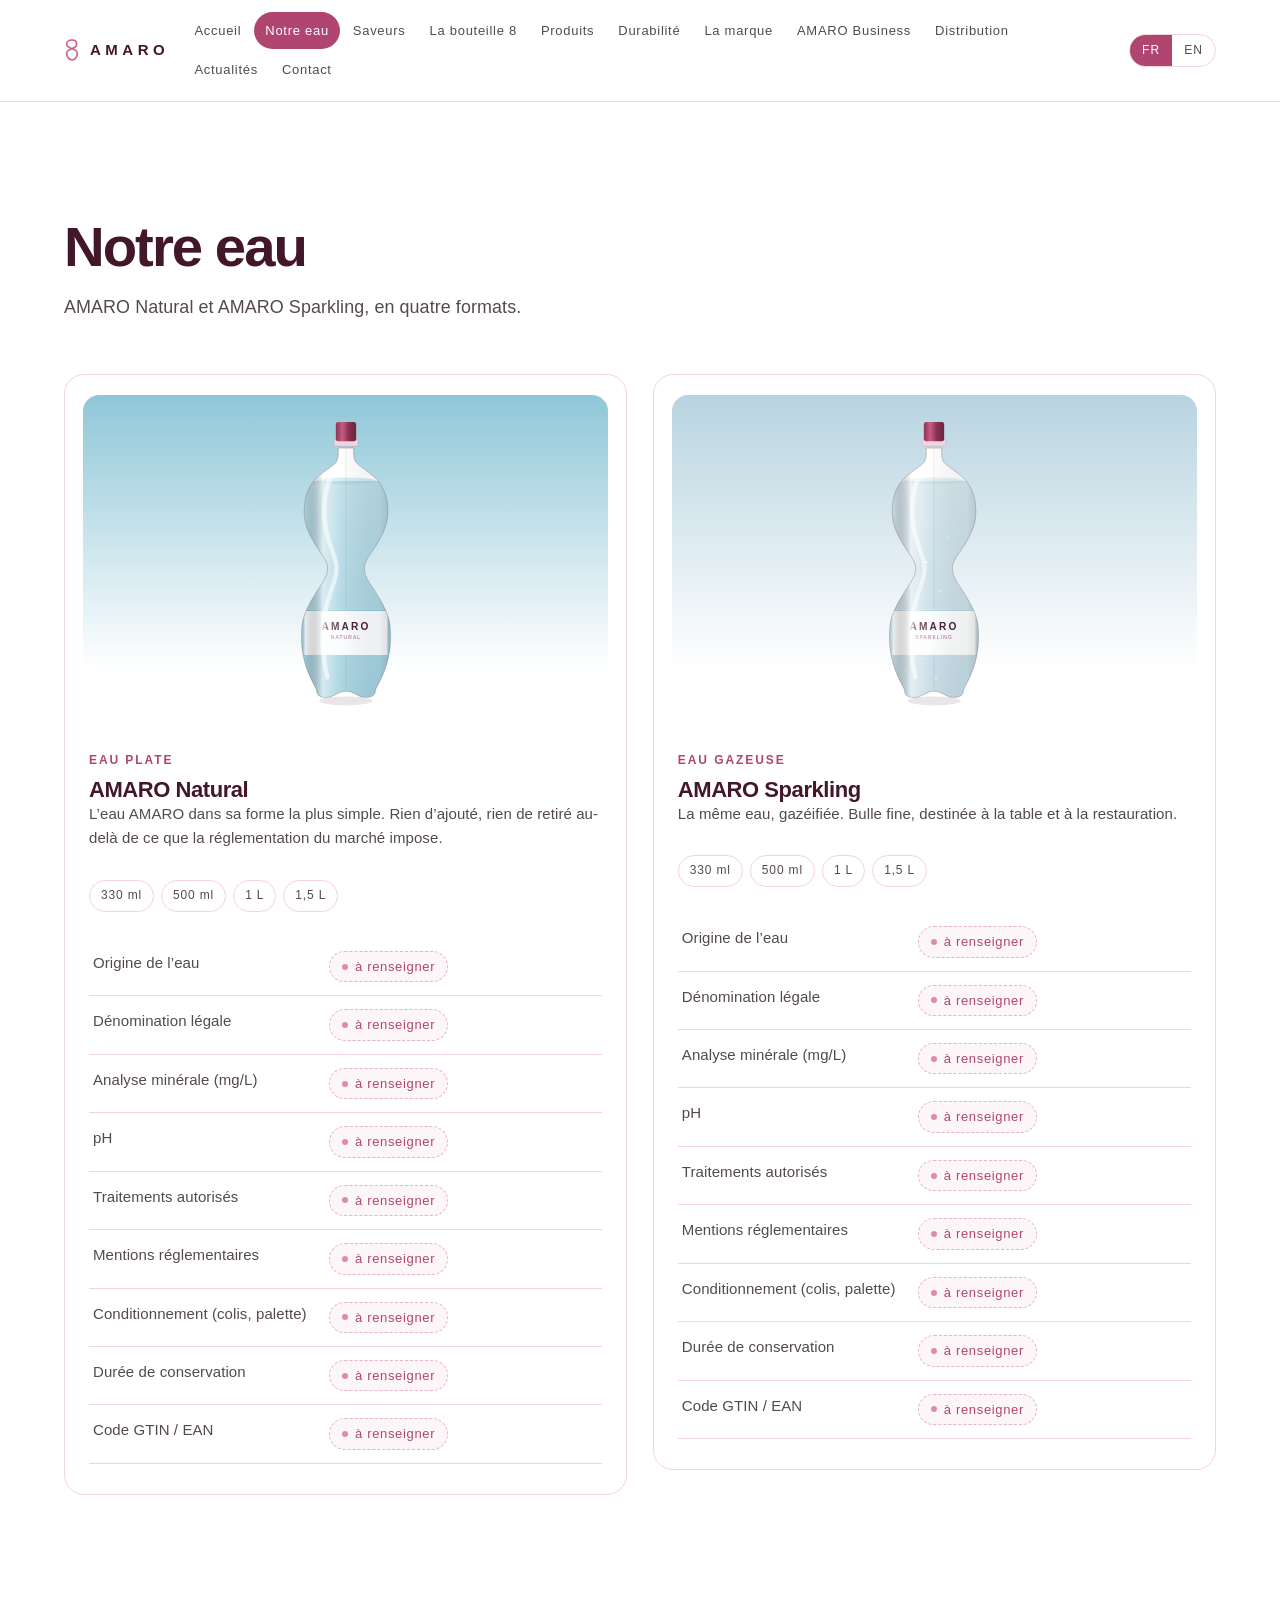
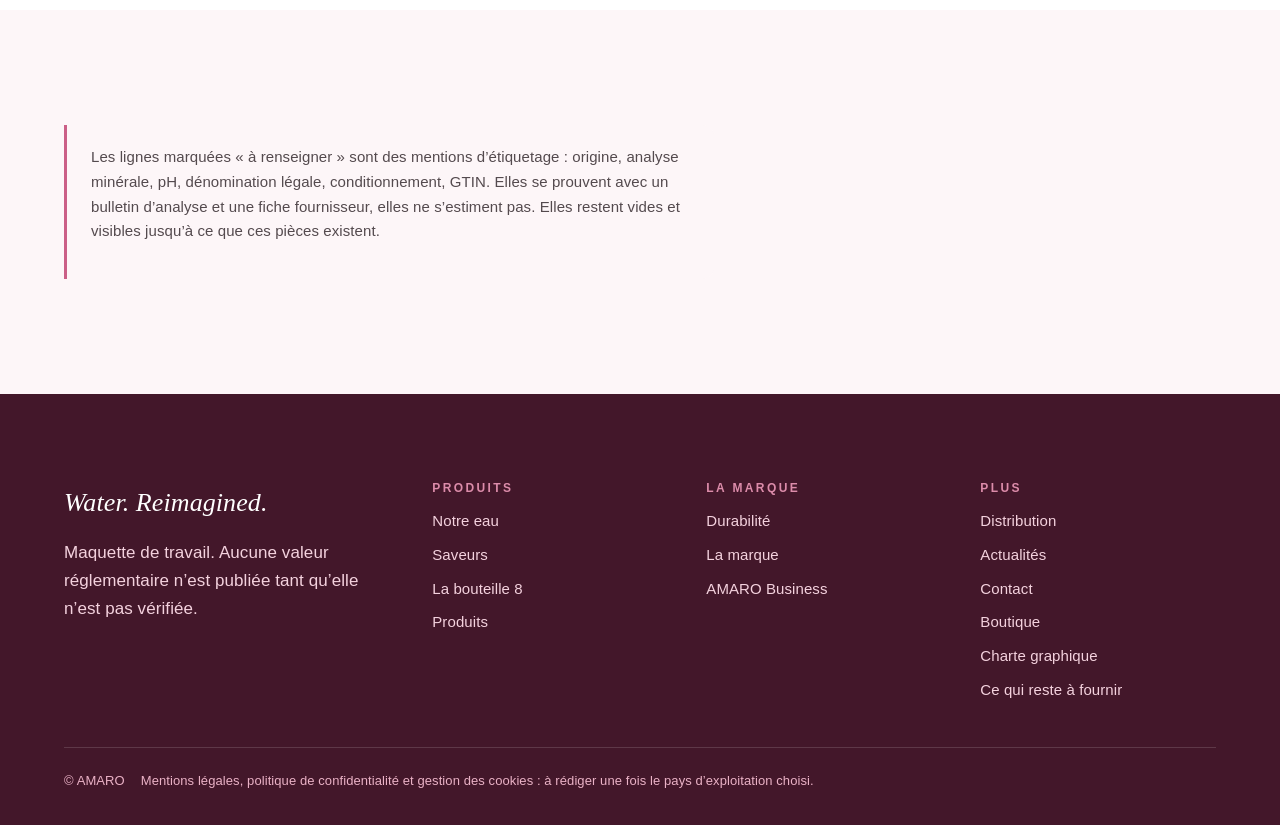
<file: notre-eau.html>
<!DOCTYPE html>
<html lang="fr">
<head>
<meta charset="utf-8">
<meta name="viewport" content="width=device-width,initial-scale=1">
<title>Notre eau — AMARO</title>
<meta name="description" content="Notre eau — Water. Reimagined.">
<link rel="icon" href="data:image/svg+xml,%3Csvg xmlns='http://www.w3.org/2000/svg' viewBox='0 0 48 72'%3E%3Cpath fill='none' stroke='%23CB5F87' stroke-width='6' stroke-linecap='round' d='M24 6c9 0 14 5.5 14 12.5S29 30 24 32c-5 2-16 5.5-16 14.5S15 66 24 66s16-9 16-19.5S29 34 24 32c-5-2-16-6.5-16-13.5S15 6 24 6z'/%3E%3C/svg%3E">
<link rel="stylesheet" href="styles.css">

</head>
<body>
<a class="saut" href="#contenu" data-fr="Aller au contenu"
   data-en="Skip to content">Aller au contenu</a>
<header class="entete" id="entete">
  <div class="entete__in">
    <a class="marque" href="index.html"><svg class="logo8" viewBox="0 0 48 72" width="16" height="24" aria-hidden="true" focusable="false"><path fill="none" stroke="currentColor" stroke-width="5" stroke-linecap="round" stroke-linejoin="round" d="M24 6c9 0 14 5.5 14 12.5S29 30 24 32c-5 2-16 5.5-16 14.5S15 66 24 66s16-9 16-19.5S29 34 24 32c-5-2-16-6.5-16-13.5S15 6 24 6z"/></svg><span>AMARO</span></a>
    <button class="burger" type="button" id="burger" aria-expanded="false"
            aria-controls="nav" data-fr="Menu" data-en="Menu">Menu</button>
    <nav class="nav" id="nav" aria-label="Navigation principale"><a href="index.html" data-fr="Accueil" data-en="Home">Accueil</a><a href="notre-eau.html" aria-current="page" data-fr="Notre eau" data-en="Our Water">Notre eau</a><a href="saveurs.html" data-fr="Saveurs" data-en="Flavors">Saveurs</a><a href="bouteille.html" data-fr="La bouteille 8" data-en="The 8 Bottle">La bouteille 8</a><a href="produits.html" data-fr="Produits" data-en="Products">Produits</a><a href="durabilite.html" data-fr="Durabilité" data-en="Sustainability">Durabilité</a><a href="marque.html" data-fr="La marque" data-en="About">La marque</a><a href="business.html" data-fr="AMARO Business" data-en="AMARO Business">AMARO Business</a><a href="distribution.html" data-fr="Distribution" data-en="Global Distribution">Distribution</a><a href="actualites.html" data-fr="Actualités" data-en="News">Actualités</a><a href="contact.html" data-fr="Contact" data-en="Contact">Contact</a></nav>
    <div class="langues" role="group" aria-label="Langue / Language">
      <button type="button" data-langue="fr" aria-pressed="true">FR</button>
      <button type="button" data-langue="en" aria-pressed="false">EN</button>
    </div>
  </div>
</header>
<main id="contenu">
<section class="section "><div class="enveloppe"><div class="tete "><h2 data-fr="Notre eau" data-en="Our Water">Notre eau</h2><p data-fr="AMARO Natural et AMARO Sparkling, en quatre formats." data-en="AMARO Natural and AMARO Sparkling, in four formats.">AMARO Natural et AMARO Sparkling, en quatre formats.</p></div><div class="grille grille--2"><div class="rev"><div class="carte" style="--tint:#8FC7D8">
          <span class="carte__visuel" style="--tint:#8FC7D8">
<svg class="bouteille" viewBox="0 0 240 620" width="116" height="300"
     role="img" aria-label="AMARO NATURAL" data-uid="b-eau-natural">
  <!-- L'ombre portee au sol : sans elle la bouteille flotte. Son rayon est
       celui du TALON, pas un chiffre rond : plus large que le pied, elle
       depasse de chaque cote et se lit comme un evasement de la bouteille
       elle-meme. Vu sur la premiere capture. -->
  <ellipse cx="120.0" cy="587.0" rx="55.0" ry="9"
           fill="#43172A" opacity=".11"/>

  <g clip-path="url(#amaro-clip)">
    <rect x="0" y="0" width="240" height="620" fill="#fff"/>
    <rect x="0" y="132.0" width="240" height="620"
          fill="url(#amaro-liq-8fc7d8)"/>
    <!-- la surface du liquide est une ellipse : vue de face, un cylindre
         rempli montre son menisque, pas un trait -->
    <ellipse cx="120.0" cy="132.0" rx="62.9" ry="7"
             fill="#8FC7D8" opacity=".38"/>
    

    <!-- les deux coutures de moule, a ±90° de la face. Elles reprennent le
         MEME flanc que le contour, ecrase horizontalement : c'est exactement
         la projection d'une generatrice du cylindre. -->
    <use href="#amaro-flanc" xlink:href="#amaro-flanc"  class="couture" fill="none" stroke="#43172A" stroke-width="1.1" opacity=".16" transform="translate(120.0,0) scale(0.001,1) translate(-120.0,0)"/>
    <use href="#amaro-flanc" xlink:href="#amaro-flanc"  class="couture" fill="none" stroke="#43172A" stroke-width="1.1" opacity=".16" transform="translate(120.0,0) scale(-0.001,1) translate(-120.0,0)"/>

    <!-- le panneau arriere : il n'apparait que quand la face s'en va -->
    <g class="etq-dos" opacity="0">
      <rect x="34.2" y="398.0" width="171.5" height="94.0"
            fill="#FFFFFF" opacity=".92"/>
      <rect x="34.2" y="398.0" width="171.5" height="3"
            fill="#CB5F87"/>
      <g fill="#8E3457" opacity=".55">
        <rect x="50.2" y="418.0" width="139.5" height="4" rx="2"/>
        <rect x="50.2" y="430.0" width="100.4" height="4" rx="2"/>
        <rect x="50.2" y="442.0" width="139.5" height="4" rx="2"/>
        <rect x="50.2" y="454.0" width="76.7" height="4" rx="2"/>
      </g>
    </g>

    <!-- l'etiquette de face, azimut 0 -->
    <g class="etq-face">
      <rect x="34.2" y="398.0" width="171.5" height="94.0"
            fill="#FFFFFF" opacity=".94"/>
      <rect x="34.2" y="398.0" width="171.5" height="3"
            fill="#8FC7D8"/>
      <text x="120.0" y="440.0" text-anchor="middle"
            font-family="Helvetica Neue, Helvetica, Arial, sans-serif"
            font-size="21" letter-spacing="4.5" font-weight="600"
            fill="#43172A">AMARO</text>
      <text x="120.0" y="460.0" text-anchor="middle"
            font-family="Helvetica Neue, Helvetica, Arial, sans-serif"
            font-size="10" letter-spacing="2.4" fill="#8E3457"
            opacity=".85">NATURAL</text>
    </g>

    <!-- la matiere par-dessus tout : c'est elle qui fait le plastique -->
    <rect x="0" y="0" width="240" height="620" fill="url(#amaro-verre)"/>
    <!-- le reflet speculaire ne tourne PAS avec la bouteille : il appartient
         a la lampe, pas au produit. Son trace suit le profil (voir
         chemin_reflet) : il se resserre a la taille comme le verre. -->
    <path d="M87.76 127.00 C86.81 129.33 83.69 135.83 82.04 141.00 C80.39 146.17 78.96 151.83 77.88 158.00 C76.80 164.17 76.02 171.33 75.54 178.00 C75.06 184.67 74.89 191.33 75.02 198.00 C75.15 204.67 75.58 211.67 76.32 218.00 C77.06 224.33 78.14 230.00 79.44 236.00 C80.74 242.00 82.39 248.00 84.12 254.00 C85.85 260.00 87.93 266.33 89.84 272.00 C91.75 277.67 94.00 283.00 95.56 288.00 C97.12 293.00 98.42 298.00 99.20 302.00 C99.98 306.00 100.24 308.00 100.24 312.00 C100.24 316.00 100.07 321.00 99.20 326.00 C98.33 331.00 96.77 336.33 95.04 342.00 C93.31 347.67 90.88 353.67 88.80 360.00 C86.72 366.33 84.55 373.00 82.56 380.00 C80.57 387.00 78.40 394.67 76.84 402.00 C75.28 409.33 73.98 416.33 73.20 424.00 C72.42 431.67 72.29 440.00 72.16 448.00 C72.03 456.00 72.07 464.00 72.42 472.00 C72.77 480.00 73.42 488.33 74.24 496.00 C75.06 503.67 76.15 511.00 77.36 518.00 C78.57 525.00 80.83 534.67 81.52 538.00" fill="none" stroke="#fff" stroke-width="9"
          stroke-linecap="round" opacity=".58"/>
  </g>

  <use href="#amaro-corps" xlink:href="#amaro-corps" fill="none" stroke="#43172A" stroke-width="1.6" opacity=".30"/>

  <!-- bague de col et bouchon -->
  <rect x="95.0" y="46.0" width="50.0" height="14.0" rx="3"
        fill="#F4D2DE" stroke="#43172A" stroke-opacity=".22"/>
  <rect x="99.0" y="10.0" width="42.0" height="40.0" rx="5"
        fill="url(#amaro-cap)"/>
  <g stroke="#43172A" stroke-opacity=".18" stroke-width="1"><line x1="103.0" y1="16.0" x2="103.0" y2="45.0"/><line x1="107.2" y1="16.0" x2="107.2" y2="45.0"/><line x1="111.4" y1="16.0" x2="111.4" y2="45.0"/><line x1="115.6" y1="16.0" x2="115.6" y2="45.0"/><line x1="119.8" y1="16.0" x2="119.8" y2="45.0"/><line x1="124.0" y1="16.0" x2="124.0" y2="45.0"/><line x1="128.2" y1="16.0" x2="128.2" y2="45.0"/><line x1="132.4" y1="16.0" x2="132.4" y2="45.0"/><line x1="136.6" y1="16.0" x2="136.6" y2="45.0"/></g>
</svg></span>
          <span class="carte__type" data-fr="Eau plate" data-en="Still water">Eau plate</span><h3>AMARO Natural</h3><p data-fr="L’eau AMARO dans sa forme la plus simple. Rien d’ajouté, rien de retiré au-delà de ce que la réglementation du marché impose." data-en="AMARO water at its plainest. Nothing added, nothing removed beyond what the market’s regulations require.">L’eau AMARO dans sa forme la plus simple. Rien d’ajouté, rien de retiré au-delà de ce que la réglementation du marché impose.</p>
          <ul class="puces" style="margin:14px 0 0"><li data-fr="330 ml" data-en="330 ml">330 ml</li><li data-fr="500 ml" data-en="500 ml">500 ml</li><li data-fr="1 L" data-en="1 L">1 L</li><li data-fr="1,5 L" data-en="1.5 L">1,5 L</li></ul>
          <div class="carte__pied"><table class="fiche"><caption class="hors-ecran" data-fr="Fiche technique — AMARO Natural" data-en="Technical sheet — AMARO Natural">Fiche technique — AMARO Natural</caption><tbody><tr><th data-fr="Origine de l’eau" data-en="Water source">Origine de l’eau</th><td><span class="vide" data-vide="origine" data-fr="à renseigner" data-en="to be provided">à renseigner</span></td></tr><tr><th data-fr="Dénomination légale" data-en="Legal denomination">Dénomination légale</th><td><span class="vide" data-vide="type_legal" data-fr="à renseigner" data-en="to be provided">à renseigner</span></td></tr><tr><th data-fr="Analyse minérale (mg/L)" data-en="Mineral analysis (mg/L)">Analyse minérale (mg/L)</th><td><span class="vide" data-vide="analyse" data-fr="à renseigner" data-en="to be provided">à renseigner</span></td></tr><tr><th data-fr="pH" data-en="pH">pH</th><td><span class="vide" data-vide="ph" data-fr="à renseigner" data-en="to be provided">à renseigner</span></td></tr><tr><th data-fr="Traitements autorisés" data-en="Authorized treatments">Traitements autorisés</th><td><span class="vide" data-vide="traitement" data-fr="à renseigner" data-en="to be provided">à renseigner</span></td></tr><tr><th data-fr="Mentions réglementaires" data-en="Regulatory statements">Mentions réglementaires</th><td><span class="vide" data-vide="mentions" data-fr="à renseigner" data-en="to be provided">à renseigner</span></td></tr><tr><th data-fr="Conditionnement (colis, palette)" data-en="Case pack (carton, pallet)">Conditionnement (colis, palette)</th><td><span class="vide" data-vide="conditionnement" data-fr="à renseigner" data-en="to be provided">à renseigner</span></td></tr><tr><th data-fr="Durée de conservation" data-en="Shelf life">Durée de conservation</th><td><span class="vide" data-vide="dlc" data-fr="à renseigner" data-en="to be provided">à renseigner</span></td></tr><tr><th data-fr="Code GTIN / EAN" data-en="GTIN / EAN code">Code GTIN / EAN</th><td><span class="vide" data-vide="gtin" data-fr="à renseigner" data-en="to be provided">à renseigner</span></td></tr></tbody></table></div>
        </div></div><div class="rev" style="transition-delay:90ms"><div class="carte" style="--tint:#B8D4E0">
          <span class="carte__visuel" style="--tint:#B8D4E0">
<svg class="bouteille" viewBox="0 0 240 620" width="116" height="300"
     role="img" aria-label="AMARO SPARKLING" data-uid="b-eau-sparkling">
  <!-- L'ombre portee au sol : sans elle la bouteille flotte. Son rayon est
       celui du TALON, pas un chiffre rond : plus large que le pied, elle
       depasse de chaque cote et se lit comme un evasement de la bouteille
       elle-meme. Vu sur la premiere capture. -->
  <ellipse cx="120.0" cy="587.0" rx="55.0" ry="9"
           fill="#43172A" opacity=".11"/>

  <g clip-path="url(#amaro-clip)">
    <rect x="0" y="0" width="240" height="620" fill="#fff"/>
    <rect x="0" y="132.0" width="240" height="620"
          fill="url(#amaro-liq-b8d4e0)"/>
    <!-- la surface du liquide est une ellipse : vue de face, un cylindre
         rempli montre son menisque, pas un trait -->
    <ellipse cx="120.0" cy="132.0" rx="62.9" ry="7"
             fill="#B8D4E0" opacity=".38"/>
    <circle cx="104.0" cy="300.0" r="3.0" fill="#fff" opacity=".55"/><circle cx="132.0" cy="360.0" r="2.2" fill="#fff" opacity=".55"/><circle cx="112.0" cy="430.0" r="2.6" fill="#fff" opacity=".55"/><circle cx="140.0" cy="480.0" r="1.8" fill="#fff" opacity=".55"/><circle cx="96.0" cy="500.0" r="2.0" fill="#fff" opacity=".55"/><circle cx="150.0" cy="250.0" r="1.9" fill="#fff" opacity=".55"/><circle cx="124.0" cy="540.0" r="2.4" fill="#fff" opacity=".55"/><circle cx="104.0" cy="220.0" r="1.7" fill="#fff" opacity=".55"/>

    <!-- les deux coutures de moule, a ±90° de la face. Elles reprennent le
         MEME flanc que le contour, ecrase horizontalement : c'est exactement
         la projection d'une generatrice du cylindre. -->
    <use href="#amaro-flanc" xlink:href="#amaro-flanc"  class="couture" fill="none" stroke="#43172A" stroke-width="1.1" opacity=".16" transform="translate(120.0,0) scale(0.001,1) translate(-120.0,0)"/>
    <use href="#amaro-flanc" xlink:href="#amaro-flanc"  class="couture" fill="none" stroke="#43172A" stroke-width="1.1" opacity=".16" transform="translate(120.0,0) scale(-0.001,1) translate(-120.0,0)"/>

    <!-- le panneau arriere : il n'apparait que quand la face s'en va -->
    <g class="etq-dos" opacity="0">
      <rect x="34.2" y="398.0" width="171.5" height="94.0"
            fill="#FFFFFF" opacity=".92"/>
      <rect x="34.2" y="398.0" width="171.5" height="3"
            fill="#CB5F87"/>
      <g fill="#8E3457" opacity=".55">
        <rect x="50.2" y="418.0" width="139.5" height="4" rx="2"/>
        <rect x="50.2" y="430.0" width="100.4" height="4" rx="2"/>
        <rect x="50.2" y="442.0" width="139.5" height="4" rx="2"/>
        <rect x="50.2" y="454.0" width="76.7" height="4" rx="2"/>
      </g>
    </g>

    <!-- l'etiquette de face, azimut 0 -->
    <g class="etq-face">
      <rect x="34.2" y="398.0" width="171.5" height="94.0"
            fill="#FFFFFF" opacity=".94"/>
      <rect x="34.2" y="398.0" width="171.5" height="3"
            fill="#B8D4E0"/>
      <text x="120.0" y="440.0" text-anchor="middle"
            font-family="Helvetica Neue, Helvetica, Arial, sans-serif"
            font-size="21" letter-spacing="4.5" font-weight="600"
            fill="#43172A">AMARO</text>
      <text x="120.0" y="460.0" text-anchor="middle"
            font-family="Helvetica Neue, Helvetica, Arial, sans-serif"
            font-size="10" letter-spacing="2.4" fill="#8E3457"
            opacity=".85">SPARKLING</text>
    </g>

    <!-- la matiere par-dessus tout : c'est elle qui fait le plastique -->
    <rect x="0" y="0" width="240" height="620" fill="url(#amaro-verre)"/>
    <!-- le reflet speculaire ne tourne PAS avec la bouteille : il appartient
         a la lampe, pas au produit. Son trace suit le profil (voir
         chemin_reflet) : il se resserre a la taille comme le verre. -->
    <path d="M87.76 127.00 C86.81 129.33 83.69 135.83 82.04 141.00 C80.39 146.17 78.96 151.83 77.88 158.00 C76.80 164.17 76.02 171.33 75.54 178.00 C75.06 184.67 74.89 191.33 75.02 198.00 C75.15 204.67 75.58 211.67 76.32 218.00 C77.06 224.33 78.14 230.00 79.44 236.00 C80.74 242.00 82.39 248.00 84.12 254.00 C85.85 260.00 87.93 266.33 89.84 272.00 C91.75 277.67 94.00 283.00 95.56 288.00 C97.12 293.00 98.42 298.00 99.20 302.00 C99.98 306.00 100.24 308.00 100.24 312.00 C100.24 316.00 100.07 321.00 99.20 326.00 C98.33 331.00 96.77 336.33 95.04 342.00 C93.31 347.67 90.88 353.67 88.80 360.00 C86.72 366.33 84.55 373.00 82.56 380.00 C80.57 387.00 78.40 394.67 76.84 402.00 C75.28 409.33 73.98 416.33 73.20 424.00 C72.42 431.67 72.29 440.00 72.16 448.00 C72.03 456.00 72.07 464.00 72.42 472.00 C72.77 480.00 73.42 488.33 74.24 496.00 C75.06 503.67 76.15 511.00 77.36 518.00 C78.57 525.00 80.83 534.67 81.52 538.00" fill="none" stroke="#fff" stroke-width="9"
          stroke-linecap="round" opacity=".58"/>
  </g>

  <use href="#amaro-corps" xlink:href="#amaro-corps" fill="none" stroke="#43172A" stroke-width="1.6" opacity=".30"/>

  <!-- bague de col et bouchon -->
  <rect x="95.0" y="46.0" width="50.0" height="14.0" rx="3"
        fill="#F4D2DE" stroke="#43172A" stroke-opacity=".22"/>
  <rect x="99.0" y="10.0" width="42.0" height="40.0" rx="5"
        fill="url(#amaro-cap)"/>
  <g stroke="#43172A" stroke-opacity=".18" stroke-width="1"><line x1="103.0" y1="16.0" x2="103.0" y2="45.0"/><line x1="107.2" y1="16.0" x2="107.2" y2="45.0"/><line x1="111.4" y1="16.0" x2="111.4" y2="45.0"/><line x1="115.6" y1="16.0" x2="115.6" y2="45.0"/><line x1="119.8" y1="16.0" x2="119.8" y2="45.0"/><line x1="124.0" y1="16.0" x2="124.0" y2="45.0"/><line x1="128.2" y1="16.0" x2="128.2" y2="45.0"/><line x1="132.4" y1="16.0" x2="132.4" y2="45.0"/><line x1="136.6" y1="16.0" x2="136.6" y2="45.0"/></g>
</svg></span>
          <span class="carte__type" data-fr="Eau gazeuse" data-en="Sparkling water">Eau gazeuse</span><h3>AMARO Sparkling</h3><p data-fr="La même eau, gazéifiée. Bulle fine, destinée à la table et à la restauration." data-en="The same water, carbonated. Fine bubble, made for the table and for food service.">La même eau, gazéifiée. Bulle fine, destinée à la table et à la restauration.</p>
          <ul class="puces" style="margin:14px 0 0"><li data-fr="330 ml" data-en="330 ml">330 ml</li><li data-fr="500 ml" data-en="500 ml">500 ml</li><li data-fr="1 L" data-en="1 L">1 L</li><li data-fr="1,5 L" data-en="1.5 L">1,5 L</li></ul>
          <div class="carte__pied"><table class="fiche"><caption class="hors-ecran" data-fr="Fiche technique — AMARO Sparkling" data-en="Technical sheet — AMARO Sparkling">Fiche technique — AMARO Sparkling</caption><tbody><tr><th data-fr="Origine de l’eau" data-en="Water source">Origine de l’eau</th><td><span class="vide" data-vide="origine" data-fr="à renseigner" data-en="to be provided">à renseigner</span></td></tr><tr><th data-fr="Dénomination légale" data-en="Legal denomination">Dénomination légale</th><td><span class="vide" data-vide="type_legal" data-fr="à renseigner" data-en="to be provided">à renseigner</span></td></tr><tr><th data-fr="Analyse minérale (mg/L)" data-en="Mineral analysis (mg/L)">Analyse minérale (mg/L)</th><td><span class="vide" data-vide="analyse" data-fr="à renseigner" data-en="to be provided">à renseigner</span></td></tr><tr><th data-fr="pH" data-en="pH">pH</th><td><span class="vide" data-vide="ph" data-fr="à renseigner" data-en="to be provided">à renseigner</span></td></tr><tr><th data-fr="Traitements autorisés" data-en="Authorized treatments">Traitements autorisés</th><td><span class="vide" data-vide="traitement" data-fr="à renseigner" data-en="to be provided">à renseigner</span></td></tr><tr><th data-fr="Mentions réglementaires" data-en="Regulatory statements">Mentions réglementaires</th><td><span class="vide" data-vide="mentions" data-fr="à renseigner" data-en="to be provided">à renseigner</span></td></tr><tr><th data-fr="Conditionnement (colis, palette)" data-en="Case pack (carton, pallet)">Conditionnement (colis, palette)</th><td><span class="vide" data-vide="conditionnement" data-fr="à renseigner" data-en="to be provided">à renseigner</span></td></tr><tr><th data-fr="Durée de conservation" data-en="Shelf life">Durée de conservation</th><td><span class="vide" data-vide="dlc" data-fr="à renseigner" data-en="to be provided">à renseigner</span></td></tr><tr><th data-fr="Code GTIN / EAN" data-en="GTIN / EAN code">Code GTIN / EAN</th><td><span class="vide" data-vide="gtin" data-fr="à renseigner" data-en="to be provided">à renseigner</span></td></tr></tbody></table></div>
        </div></div></div></div></section><section class="section section--rose"><div class="enveloppe"><div class="avertissement rev"><p data-fr="Les lignes marquées « à renseigner » sont des mentions d’étiquetage : origine, analyse minérale, pH, dénomination légale, conditionnement, GTIN. Elles se prouvent avec un bulletin d’analyse et une fiche fournisseur, elles ne s’estiment pas. Elles restent vides et visibles jusqu’à ce que ces pièces existent." data-en="The lines marked “to be provided” are label statements: source, mineral analysis, pH, legal denomination, case pack, GTIN. They are proven with a laboratory report and a supplier sheet; they are not estimated. They stay empty and visible until those documents exist.">Les lignes marquées « à renseigner » sont des mentions d’étiquetage : origine, analyse minérale, pH, dénomination légale, conditionnement, GTIN. Elles se prouvent avec un bulletin d’analyse et une fiche fournisseur, elles ne s’estiment pas. Elles restent vides et visibles jusqu’à ce que ces pièces existent.</p></div></div></section>
</main>
<footer class="pied">
  <div class="enveloppe">
    <div class="pied__grille">
      <div>
        <p class="pied__signature">Water. Reimagined.</p>
        <p data-fr="Maquette de travail. Aucune valeur réglementaire n’est publiée tant qu’elle n’est pas vérifiée." data-en="Working prototype. No regulatory value is published until it has been verified.">Maquette de travail. Aucune valeur réglementaire n’est publiée tant qu’elle n’est pas vérifiée.</p>
      </div>
      <div><h4 data-fr="Produits" data-en="Products">Produits</h4><ul><li><a href="notre-eau.html" data-fr="Notre eau" data-en="Our Water">Notre eau</a></li><li><a href="saveurs.html" data-fr="Saveurs" data-en="Flavors">Saveurs</a></li><li><a href="bouteille.html" data-fr="La bouteille 8" data-en="The 8 Bottle">La bouteille 8</a></li><li><a href="produits.html" data-fr="Produits" data-en="Products">Produits</a></li></ul></div>
      <div><h4 data-fr="La marque" data-en="Company">La marque</h4><ul><li><a href="durabilite.html" data-fr="Durabilité" data-en="Sustainability">Durabilité</a></li><li><a href="marque.html" data-fr="La marque" data-en="About">La marque</a></li><li><a href="business.html" data-fr="AMARO Business" data-en="AMARO Business">AMARO Business</a></li></ul></div>
      <div><h4 data-fr="Plus" data-en="More">Plus</h4><ul><li><a href="distribution.html" data-fr="Distribution" data-en="Global Distribution">Distribution</a></li><li><a href="actualites.html" data-fr="Actualités" data-en="News">Actualités</a></li><li><a href="contact.html" data-fr="Contact" data-en="Contact">Contact</a></li><li><a href="boutique.html" data-fr="Boutique" data-en="Shop">Boutique</a></li><li><a href="design.html" data-fr="Charte graphique" data-en="Design system">Charte graphique</a></li><li><a href="a-renseigner.html" data-fr="Ce qui reste à fournir" data-en="What is still needed">Ce qui reste à fournir</a></li></ul></div>
    </div>
    <div class="pied__bas">
      <span>&copy; AMARO</span>
      <span data-fr="Mentions légales, politique de confidentialité et gestion des cookies : à rédiger une fois le pays d’exploitation choisi." data-en="Legal notice, privacy policy and cookie management: to be drafted once the country of operation is chosen.">Mentions légales, politique de confidentialité et gestion des cookies : à rédiger une fois le pays d’exploitation choisi.</span>
    </div>
  </div>
</footer>
<svg class="amaro-defs" width="0" height="0" aria-hidden="true"
     focusable="false" style="position:absolute;width:0;height:0;overflow:hidden">
  <defs>
    <path id="amaro-corps" d="M136.00 64.00 C136.08 67.00 135.67 77.00 136.50 82.00 C137.33 87.00 138.25 90.33 141.00 94.00 C143.75 97.67 148.50 100.50 153.00 104.00 C157.50 107.50 163.17 111.17 168.00 115.00 C172.83 118.83 177.83 122.67 182.00 127.00 C186.17 131.33 189.83 135.83 193.00 141.00 C196.17 146.17 198.92 151.83 201.00 158.00 C203.08 164.17 204.58 171.33 205.50 178.00 C206.42 184.67 206.75 191.33 206.50 198.00 C206.25 204.67 205.42 211.67 204.00 218.00 C202.58 224.33 200.50 230.00 198.00 236.00 C195.50 242.00 192.33 248.00 189.00 254.00 C185.67 260.00 181.67 266.33 178.00 272.00 C174.33 277.67 170.00 283.00 167.00 288.00 C164.00 293.00 161.50 298.00 160.00 302.00 C158.50 306.00 158.00 308.00 158.00 312.00 C158.00 316.00 158.33 321.00 160.00 326.00 C161.67 331.00 164.67 336.33 168.00 342.00 C171.33 347.67 176.00 353.67 180.00 360.00 C184.00 366.33 188.17 373.00 192.00 380.00 C195.83 387.00 200.00 394.67 203.00 402.00 C206.00 409.33 208.50 416.33 210.00 424.00 C211.50 431.67 211.75 440.00 212.00 448.00 C212.25 456.00 212.17 464.00 211.50 472.00 C210.83 480.00 209.58 488.33 208.00 496.00 C206.42 503.67 204.33 511.00 202.00 518.00 C199.67 525.00 196.67 532.00 194.00 538.00 C191.33 544.00 188.17 549.67 186.00 554.00 C183.83 558.33 181.83 562.33 181.00 564.00 C181.00 576.00 173.00 580.00 161.00 580.00 C144.00 580.00 138.00 567.00 120.00 567.00 C102.00 567.00 96.00 580.00 79.00 580.00 C67.00 580.00 59.00 576.00 59.00 564.00 C58.17 562.33 56.17 558.33 54.00 554.00 C51.83 549.67 48.67 544.00 46.00 538.00 C43.33 532.00 40.33 525.00 38.00 518.00 C35.67 511.00 33.58 503.67 32.00 496.00 C30.42 488.33 29.17 480.00 28.50 472.00 C27.83 464.00 27.75 456.00 28.00 448.00 C28.25 440.00 28.50 431.67 30.00 424.00 C31.50 416.33 34.00 409.33 37.00 402.00 C40.00 394.67 44.17 387.00 48.00 380.00 C51.83 373.00 56.00 366.33 60.00 360.00 C64.00 353.67 68.67 347.67 72.00 342.00 C75.33 336.33 78.33 331.00 80.00 326.00 C81.67 321.00 82.00 316.00 82.00 312.00 C82.00 308.00 81.50 306.00 80.00 302.00 C78.50 298.00 76.00 293.00 73.00 288.00 C70.00 283.00 65.67 277.67 62.00 272.00 C58.33 266.33 54.33 260.00 51.00 254.00 C47.67 248.00 44.50 242.00 42.00 236.00 C39.50 230.00 37.42 224.33 36.00 218.00 C34.58 211.67 33.75 204.67 33.50 198.00 C33.25 191.33 33.58 184.67 34.50 178.00 C35.42 171.33 36.92 164.17 39.00 158.00 C41.08 151.83 43.83 146.17 47.00 141.00 C50.17 135.83 53.83 131.33 58.00 127.00 C62.17 122.67 67.17 118.83 72.00 115.00 C76.83 111.17 82.50 107.50 87.00 104.00 C91.50 100.50 96.25 97.67 99.00 94.00 C101.75 90.33 102.67 87.00 103.50 82.00 C104.33 77.00 103.92 67.00 104.00 64.00 Z"/>
    <path id="amaro-flanc" d="M136.00 64.00 C136.08 67.00 135.67 77.00 136.50 82.00 C137.33 87.00 138.25 90.33 141.00 94.00 C143.75 97.67 148.50 100.50 153.00 104.00 C157.50 107.50 163.17 111.17 168.00 115.00 C172.83 118.83 177.83 122.67 182.00 127.00 C186.17 131.33 189.83 135.83 193.00 141.00 C196.17 146.17 198.92 151.83 201.00 158.00 C203.08 164.17 204.58 171.33 205.50 178.00 C206.42 184.67 206.75 191.33 206.50 198.00 C206.25 204.67 205.42 211.67 204.00 218.00 C202.58 224.33 200.50 230.00 198.00 236.00 C195.50 242.00 192.33 248.00 189.00 254.00 C185.67 260.00 181.67 266.33 178.00 272.00 C174.33 277.67 170.00 283.00 167.00 288.00 C164.00 293.00 161.50 298.00 160.00 302.00 C158.50 306.00 158.00 308.00 158.00 312.00 C158.00 316.00 158.33 321.00 160.00 326.00 C161.67 331.00 164.67 336.33 168.00 342.00 C171.33 347.67 176.00 353.67 180.00 360.00 C184.00 366.33 188.17 373.00 192.00 380.00 C195.83 387.00 200.00 394.67 203.00 402.00 C206.00 409.33 208.50 416.33 210.00 424.00 C211.50 431.67 211.75 440.00 212.00 448.00 C212.25 456.00 212.17 464.00 211.50 472.00 C210.83 480.00 209.58 488.33 208.00 496.00 C206.42 503.67 204.33 511.00 202.00 518.00 C199.67 525.00 196.67 532.00 194.00 538.00 C191.33 544.00 188.17 549.67 186.00 554.00 C183.83 558.33 181.83 562.33 181.00 564.00"/>
    <clipPath id="amaro-clip" clipPathUnits="userSpaceOnUse">
      <use href="#amaro-corps" xlink:href="#amaro-corps"/>
    </clipPath>
    <linearGradient id="amaro-verre" x1="0" y1="0" x2="1" y2="0">
      <stop offset="0"    stop-color="#000" stop-opacity=".20"/>
      <stop offset=".14"  stop-color="#000" stop-opacity=".04"/>
      <stop offset=".30"  stop-color="#fff" stop-opacity=".55"/>
      <stop offset=".46"  stop-color="#fff" stop-opacity=".10"/>
      <stop offset=".78"  stop-color="#000" stop-opacity=".05"/>
      <stop offset="1"    stop-color="#000" stop-opacity=".22"/>
    </linearGradient>
    <linearGradient id="amaro-cap" x1="0" y1="0" x2="1" y2="0">
      <stop offset="0"   stop-color="#8E3457"/>
      <stop offset=".32" stop-color="#CB5F87"/>
      <stop offset=".62" stop-color="#8E3457"/>
      <stop offset="1"   stop-color="#6B2540"/>
    </linearGradient>
    <linearGradient id="amaro-liq-8fc7d8" x1="0" y1="0" x2="0" y2="1"><stop offset="0" stop-color="#8FC7D8" stop-opacity=".62"/><stop offset="1" stop-color="#8FC7D8" stop-opacity=".92"/></linearGradient><linearGradient id="amaro-liq-b8d4e0" x1="0" y1="0" x2="0" y2="1"><stop offset="0" stop-color="#B8D4E0" stop-opacity=".62"/><stop offset="1" stop-color="#B8D4E0" stop-opacity=".92"/></linearGradient>
  </defs>
</svg>
<script src="script.js"></script>

</body>
</html>
</file>
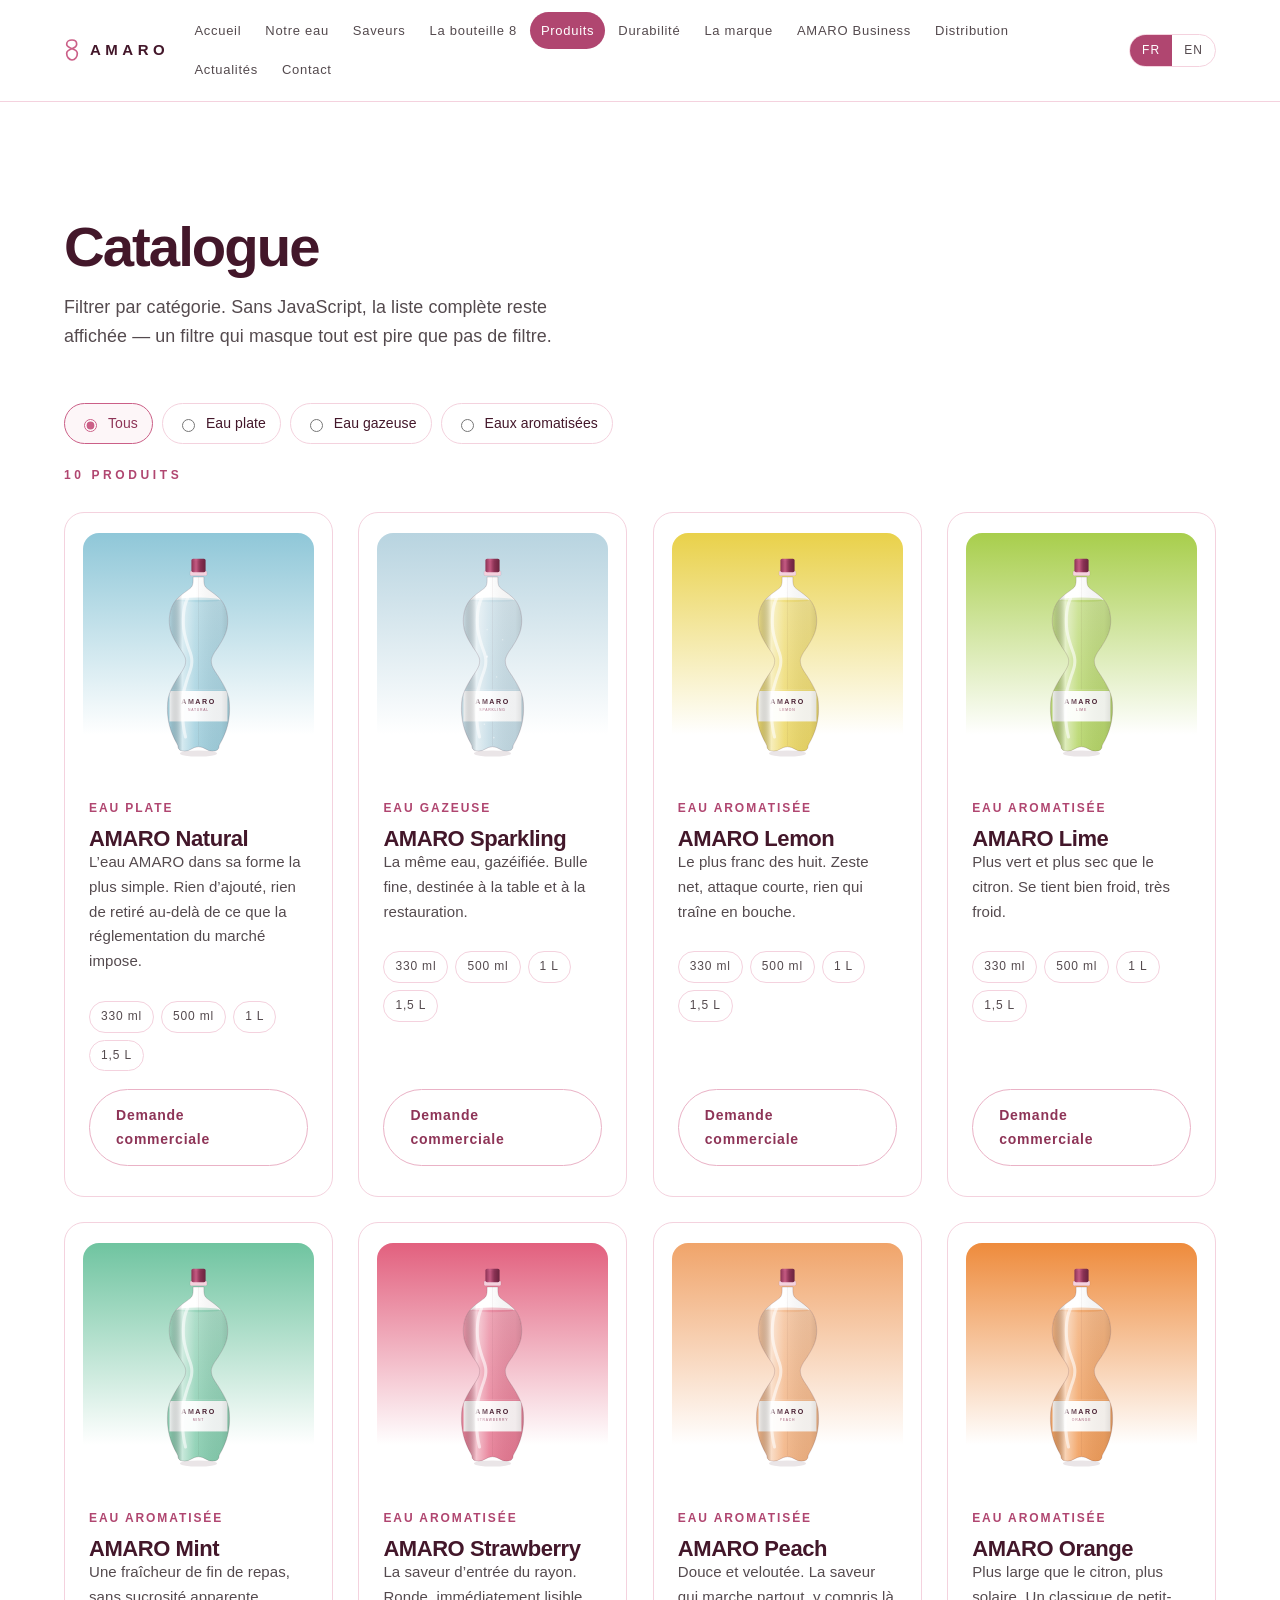
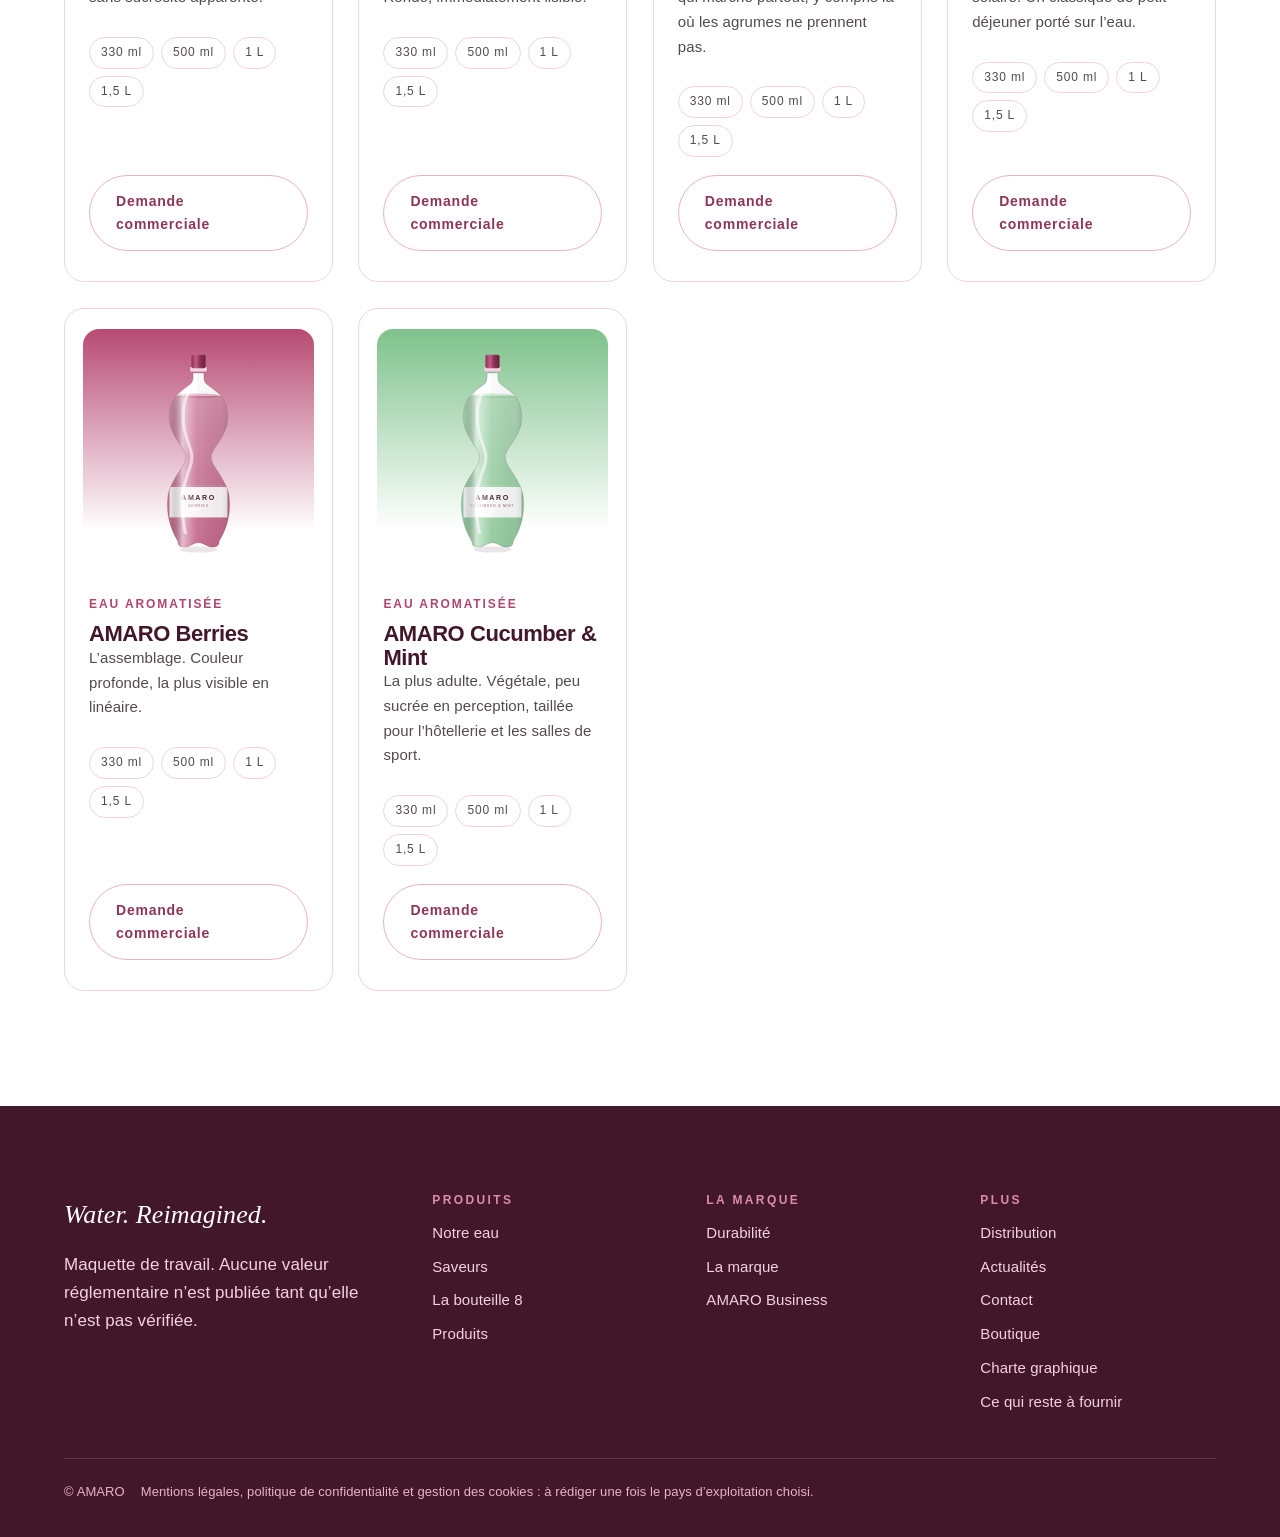
<file: produits.html>
<!DOCTYPE html>
<html lang="fr">
<head>
<meta charset="utf-8">
<meta name="viewport" content="width=device-width,initial-scale=1">
<title>Produits — AMARO</title>
<meta name="description" content="Produits — Water. Reimagined.">
<link rel="icon" href="data:image/svg+xml,%3Csvg xmlns='http://www.w3.org/2000/svg' viewBox='0 0 48 72'%3E%3Cpath fill='none' stroke='%23CB5F87' stroke-width='6' stroke-linecap='round' d='M24 6c9 0 14 5.5 14 12.5S29 30 24 32c-5 2-16 5.5-16 14.5S15 66 24 66s16-9 16-19.5S29 34 24 32c-5-2-16-6.5-16-13.5S15 6 24 6z'/%3E%3C/svg%3E">
<link rel="stylesheet" href="styles.css">

</head>
<body>
<a class="saut" href="#contenu" data-fr="Aller au contenu"
   data-en="Skip to content">Aller au contenu</a>
<header class="entete" id="entete">
  <div class="entete__in">
    <a class="marque" href="index.html"><svg class="logo8" viewBox="0 0 48 72" width="16" height="24" aria-hidden="true" focusable="false"><path fill="none" stroke="currentColor" stroke-width="5" stroke-linecap="round" stroke-linejoin="round" d="M24 6c9 0 14 5.5 14 12.5S29 30 24 32c-5 2-16 5.5-16 14.5S15 66 24 66s16-9 16-19.5S29 34 24 32c-5-2-16-6.5-16-13.5S15 6 24 6z"/></svg><span>AMARO</span></a>
    <button class="burger" type="button" id="burger" aria-expanded="false"
            aria-controls="nav" data-fr="Menu" data-en="Menu">Menu</button>
    <nav class="nav" id="nav" aria-label="Navigation principale"><a href="index.html" data-fr="Accueil" data-en="Home">Accueil</a><a href="notre-eau.html" data-fr="Notre eau" data-en="Our Water">Notre eau</a><a href="saveurs.html" data-fr="Saveurs" data-en="Flavors">Saveurs</a><a href="bouteille.html" data-fr="La bouteille 8" data-en="The 8 Bottle">La bouteille 8</a><a href="produits.html" aria-current="page" data-fr="Produits" data-en="Products">Produits</a><a href="durabilite.html" data-fr="Durabilité" data-en="Sustainability">Durabilité</a><a href="marque.html" data-fr="La marque" data-en="About">La marque</a><a href="business.html" data-fr="AMARO Business" data-en="AMARO Business">AMARO Business</a><a href="distribution.html" data-fr="Distribution" data-en="Global Distribution">Distribution</a><a href="actualites.html" data-fr="Actualités" data-en="News">Actualités</a><a href="contact.html" data-fr="Contact" data-en="Contact">Contact</a></nav>
    <div class="langues" role="group" aria-label="Langue / Language">
      <button type="button" data-langue="fr" aria-pressed="true">FR</button>
      <button type="button" data-langue="en" aria-pressed="false">EN</button>
    </div>
  </div>
</header>
<main id="contenu">
<section class="section "><div class="enveloppe"><div class="tete "><h2 data-fr="Catalogue" data-en="Catalogue">Catalogue</h2><p data-fr="Filtrer par catégorie. Sans JavaScript, la liste complète reste affichée — un filtre qui masque tout est pire que pas de filtre." data-en="Filter by category. Without JavaScript the full list stays visible — a filter that hides everything is worse than no filter.">Filtrer par catégorie. Sans JavaScript, la liste complète reste affichée — un filtre qui masque tout est pire que pas de filtre.</p></div><div class="cases" id="filtres" role="group" aria-label="Filtres"><label><input type="radio" name="filtre" value="tous" checked><span data-fr="Tous" data-en="All">Tous</span></label><label><input type="radio" name="filtre" value="plate"><span data-fr="Eau plate" data-en="Still">Eau plate</span></label><label><input type="radio" name="filtre" value="gazeuse"><span data-fr="Eau gazeuse" data-en="Sparkling">Eau gazeuse</span></label><label><input type="radio" name="filtre" value="aromatisee"><span data-fr="Eaux aromatisées" data-en="Flavored">Eaux aromatisées</span></label></div><p id="compte-produits" class="eyebrow" style="margin:22px 0 0" data-n="10">10</p><div class="grille grille--4" id="produits" style="margin-top:26px"><article class="carte produit" data-cat="plate"
              style="--tint:#8FC7D8">
             <span class="carte__visuel" style="--tint:#8FC7D8">
<svg class="bouteille" viewBox="0 0 240 620" width="81" height="210"
     role="img" aria-label="AMARO NATURAL" data-uid="b-p-amaronatural">
  <!-- L'ombre portee au sol : sans elle la bouteille flotte. Son rayon est
       celui du TALON, pas un chiffre rond : plus large que le pied, elle
       depasse de chaque cote et se lit comme un evasement de la bouteille
       elle-meme. Vu sur la premiere capture. -->
  <ellipse cx="120.0" cy="587.0" rx="55.0" ry="9"
           fill="#43172A" opacity=".11"/>

  <g clip-path="url(#amaro-clip)">
    <rect x="0" y="0" width="240" height="620" fill="#fff"/>
    <rect x="0" y="132.0" width="240" height="620"
          fill="url(#amaro-liq-8fc7d8)"/>
    <!-- la surface du liquide est une ellipse : vue de face, un cylindre
         rempli montre son menisque, pas un trait -->
    <ellipse cx="120.0" cy="132.0" rx="62.9" ry="7"
             fill="#8FC7D8" opacity=".38"/>
    

    <!-- les deux coutures de moule, a ±90° de la face. Elles reprennent le
         MEME flanc que le contour, ecrase horizontalement : c'est exactement
         la projection d'une generatrice du cylindre. -->
    <use href="#amaro-flanc" xlink:href="#amaro-flanc"  class="couture" fill="none" stroke="#43172A" stroke-width="1.1" opacity=".16" transform="translate(120.0,0) scale(0.001,1) translate(-120.0,0)"/>
    <use href="#amaro-flanc" xlink:href="#amaro-flanc"  class="couture" fill="none" stroke="#43172A" stroke-width="1.1" opacity=".16" transform="translate(120.0,0) scale(-0.001,1) translate(-120.0,0)"/>

    <!-- le panneau arriere : il n'apparait que quand la face s'en va -->
    <g class="etq-dos" opacity="0">
      <rect x="34.2" y="398.0" width="171.5" height="94.0"
            fill="#FFFFFF" opacity=".92"/>
      <rect x="34.2" y="398.0" width="171.5" height="3"
            fill="#CB5F87"/>
      <g fill="#8E3457" opacity=".55">
        <rect x="50.2" y="418.0" width="139.5" height="4" rx="2"/>
        <rect x="50.2" y="430.0" width="100.4" height="4" rx="2"/>
        <rect x="50.2" y="442.0" width="139.5" height="4" rx="2"/>
        <rect x="50.2" y="454.0" width="76.7" height="4" rx="2"/>
      </g>
    </g>

    <!-- l'etiquette de face, azimut 0 -->
    <g class="etq-face">
      <rect x="34.2" y="398.0" width="171.5" height="94.0"
            fill="#FFFFFF" opacity=".94"/>
      <rect x="34.2" y="398.0" width="171.5" height="3"
            fill="#8FC7D8"/>
      <text x="120.0" y="440.0" text-anchor="middle"
            font-family="Helvetica Neue, Helvetica, Arial, sans-serif"
            font-size="21" letter-spacing="4.5" font-weight="600"
            fill="#43172A">AMARO</text>
      <text x="120.0" y="460.0" text-anchor="middle"
            font-family="Helvetica Neue, Helvetica, Arial, sans-serif"
            font-size="10" letter-spacing="2.4" fill="#8E3457"
            opacity=".85">NATURAL</text>
    </g>

    <!-- la matiere par-dessus tout : c'est elle qui fait le plastique -->
    <rect x="0" y="0" width="240" height="620" fill="url(#amaro-verre)"/>
    <!-- le reflet speculaire ne tourne PAS avec la bouteille : il appartient
         a la lampe, pas au produit. Son trace suit le profil (voir
         chemin_reflet) : il se resserre a la taille comme le verre. -->
    <path d="M87.76 127.00 C86.81 129.33 83.69 135.83 82.04 141.00 C80.39 146.17 78.96 151.83 77.88 158.00 C76.80 164.17 76.02 171.33 75.54 178.00 C75.06 184.67 74.89 191.33 75.02 198.00 C75.15 204.67 75.58 211.67 76.32 218.00 C77.06 224.33 78.14 230.00 79.44 236.00 C80.74 242.00 82.39 248.00 84.12 254.00 C85.85 260.00 87.93 266.33 89.84 272.00 C91.75 277.67 94.00 283.00 95.56 288.00 C97.12 293.00 98.42 298.00 99.20 302.00 C99.98 306.00 100.24 308.00 100.24 312.00 C100.24 316.00 100.07 321.00 99.20 326.00 C98.33 331.00 96.77 336.33 95.04 342.00 C93.31 347.67 90.88 353.67 88.80 360.00 C86.72 366.33 84.55 373.00 82.56 380.00 C80.57 387.00 78.40 394.67 76.84 402.00 C75.28 409.33 73.98 416.33 73.20 424.00 C72.42 431.67 72.29 440.00 72.16 448.00 C72.03 456.00 72.07 464.00 72.42 472.00 C72.77 480.00 73.42 488.33 74.24 496.00 C75.06 503.67 76.15 511.00 77.36 518.00 C78.57 525.00 80.83 534.67 81.52 538.00" fill="none" stroke="#fff" stroke-width="9"
          stroke-linecap="round" opacity=".58"/>
  </g>

  <use href="#amaro-corps" xlink:href="#amaro-corps" fill="none" stroke="#43172A" stroke-width="1.6" opacity=".30"/>

  <!-- bague de col et bouchon -->
  <rect x="95.0" y="46.0" width="50.0" height="14.0" rx="3"
        fill="#F4D2DE" stroke="#43172A" stroke-opacity=".22"/>
  <rect x="99.0" y="10.0" width="42.0" height="40.0" rx="5"
        fill="url(#amaro-cap)"/>
  <g stroke="#43172A" stroke-opacity=".18" stroke-width="1"><line x1="103.0" y1="16.0" x2="103.0" y2="45.0"/><line x1="107.2" y1="16.0" x2="107.2" y2="45.0"/><line x1="111.4" y1="16.0" x2="111.4" y2="45.0"/><line x1="115.6" y1="16.0" x2="115.6" y2="45.0"/><line x1="119.8" y1="16.0" x2="119.8" y2="45.0"/><line x1="124.0" y1="16.0" x2="124.0" y2="45.0"/><line x1="128.2" y1="16.0" x2="128.2" y2="45.0"/><line x1="132.4" y1="16.0" x2="132.4" y2="45.0"/><line x1="136.6" y1="16.0" x2="136.6" y2="45.0"/></g>
</svg></span>
             <span class="carte__type" data-fr="Eau plate" data-en="Still water">Eau plate</span><h3>AMARO Natural</h3><p data-fr="L’eau AMARO dans sa forme la plus simple. Rien d’ajouté, rien de retiré au-delà de ce que la réglementation du marché impose." data-en="AMARO water at its plainest. Nothing added, nothing removed beyond what the market’s regulations require.">L’eau AMARO dans sa forme la plus simple. Rien d’ajouté, rien de retiré au-delà de ce que la réglementation du marché impose.</p>
             <ul class="puces" style="margin:12px 0 0"><li data-fr="330 ml" data-en="330 ml">330 ml</li><li data-fr="500 ml" data-en="500 ml">500 ml</li><li data-fr="1 L" data-en="1 L">1 L</li><li data-fr="1,5 L" data-en="1.5 L">1,5 L</li></ul>
             <span class="carte__pied">
               <a class="btn btn--ligne" href="business.html"
                  data-fr="Demande commerciale"
                  data-en="Sales enquiry">Demande commerciale</a>
             </span>
           </article><article class="carte produit" data-cat="gazeuse"
              style="--tint:#B8D4E0">
             <span class="carte__visuel" style="--tint:#B8D4E0">
<svg class="bouteille" viewBox="0 0 240 620" width="81" height="210"
     role="img" aria-label="AMARO SPARKLING" data-uid="b-p-amarosparkling">
  <!-- L'ombre portee au sol : sans elle la bouteille flotte. Son rayon est
       celui du TALON, pas un chiffre rond : plus large que le pied, elle
       depasse de chaque cote et se lit comme un evasement de la bouteille
       elle-meme. Vu sur la premiere capture. -->
  <ellipse cx="120.0" cy="587.0" rx="55.0" ry="9"
           fill="#43172A" opacity=".11"/>

  <g clip-path="url(#amaro-clip)">
    <rect x="0" y="0" width="240" height="620" fill="#fff"/>
    <rect x="0" y="132.0" width="240" height="620"
          fill="url(#amaro-liq-b8d4e0)"/>
    <!-- la surface du liquide est une ellipse : vue de face, un cylindre
         rempli montre son menisque, pas un trait -->
    <ellipse cx="120.0" cy="132.0" rx="62.9" ry="7"
             fill="#B8D4E0" opacity=".38"/>
    <circle cx="104.0" cy="300.0" r="3.0" fill="#fff" opacity=".55"/><circle cx="132.0" cy="360.0" r="2.2" fill="#fff" opacity=".55"/><circle cx="112.0" cy="430.0" r="2.6" fill="#fff" opacity=".55"/><circle cx="140.0" cy="480.0" r="1.8" fill="#fff" opacity=".55"/><circle cx="96.0" cy="500.0" r="2.0" fill="#fff" opacity=".55"/><circle cx="150.0" cy="250.0" r="1.9" fill="#fff" opacity=".55"/><circle cx="124.0" cy="540.0" r="2.4" fill="#fff" opacity=".55"/><circle cx="104.0" cy="220.0" r="1.7" fill="#fff" opacity=".55"/>

    <!-- les deux coutures de moule, a ±90° de la face. Elles reprennent le
         MEME flanc que le contour, ecrase horizontalement : c'est exactement
         la projection d'une generatrice du cylindre. -->
    <use href="#amaro-flanc" xlink:href="#amaro-flanc"  class="couture" fill="none" stroke="#43172A" stroke-width="1.1" opacity=".16" transform="translate(120.0,0) scale(0.001,1) translate(-120.0,0)"/>
    <use href="#amaro-flanc" xlink:href="#amaro-flanc"  class="couture" fill="none" stroke="#43172A" stroke-width="1.1" opacity=".16" transform="translate(120.0,0) scale(-0.001,1) translate(-120.0,0)"/>

    <!-- le panneau arriere : il n'apparait que quand la face s'en va -->
    <g class="etq-dos" opacity="0">
      <rect x="34.2" y="398.0" width="171.5" height="94.0"
            fill="#FFFFFF" opacity=".92"/>
      <rect x="34.2" y="398.0" width="171.5" height="3"
            fill="#CB5F87"/>
      <g fill="#8E3457" opacity=".55">
        <rect x="50.2" y="418.0" width="139.5" height="4" rx="2"/>
        <rect x="50.2" y="430.0" width="100.4" height="4" rx="2"/>
        <rect x="50.2" y="442.0" width="139.5" height="4" rx="2"/>
        <rect x="50.2" y="454.0" width="76.7" height="4" rx="2"/>
      </g>
    </g>

    <!-- l'etiquette de face, azimut 0 -->
    <g class="etq-face">
      <rect x="34.2" y="398.0" width="171.5" height="94.0"
            fill="#FFFFFF" opacity=".94"/>
      <rect x="34.2" y="398.0" width="171.5" height="3"
            fill="#B8D4E0"/>
      <text x="120.0" y="440.0" text-anchor="middle"
            font-family="Helvetica Neue, Helvetica, Arial, sans-serif"
            font-size="21" letter-spacing="4.5" font-weight="600"
            fill="#43172A">AMARO</text>
      <text x="120.0" y="460.0" text-anchor="middle"
            font-family="Helvetica Neue, Helvetica, Arial, sans-serif"
            font-size="10" letter-spacing="2.4" fill="#8E3457"
            opacity=".85">SPARKLING</text>
    </g>

    <!-- la matiere par-dessus tout : c'est elle qui fait le plastique -->
    <rect x="0" y="0" width="240" height="620" fill="url(#amaro-verre)"/>
    <!-- le reflet speculaire ne tourne PAS avec la bouteille : il appartient
         a la lampe, pas au produit. Son trace suit le profil (voir
         chemin_reflet) : il se resserre a la taille comme le verre. -->
    <path d="M87.76 127.00 C86.81 129.33 83.69 135.83 82.04 141.00 C80.39 146.17 78.96 151.83 77.88 158.00 C76.80 164.17 76.02 171.33 75.54 178.00 C75.06 184.67 74.89 191.33 75.02 198.00 C75.15 204.67 75.58 211.67 76.32 218.00 C77.06 224.33 78.14 230.00 79.44 236.00 C80.74 242.00 82.39 248.00 84.12 254.00 C85.85 260.00 87.93 266.33 89.84 272.00 C91.75 277.67 94.00 283.00 95.56 288.00 C97.12 293.00 98.42 298.00 99.20 302.00 C99.98 306.00 100.24 308.00 100.24 312.00 C100.24 316.00 100.07 321.00 99.20 326.00 C98.33 331.00 96.77 336.33 95.04 342.00 C93.31 347.67 90.88 353.67 88.80 360.00 C86.72 366.33 84.55 373.00 82.56 380.00 C80.57 387.00 78.40 394.67 76.84 402.00 C75.28 409.33 73.98 416.33 73.20 424.00 C72.42 431.67 72.29 440.00 72.16 448.00 C72.03 456.00 72.07 464.00 72.42 472.00 C72.77 480.00 73.42 488.33 74.24 496.00 C75.06 503.67 76.15 511.00 77.36 518.00 C78.57 525.00 80.83 534.67 81.52 538.00" fill="none" stroke="#fff" stroke-width="9"
          stroke-linecap="round" opacity=".58"/>
  </g>

  <use href="#amaro-corps" xlink:href="#amaro-corps" fill="none" stroke="#43172A" stroke-width="1.6" opacity=".30"/>

  <!-- bague de col et bouchon -->
  <rect x="95.0" y="46.0" width="50.0" height="14.0" rx="3"
        fill="#F4D2DE" stroke="#43172A" stroke-opacity=".22"/>
  <rect x="99.0" y="10.0" width="42.0" height="40.0" rx="5"
        fill="url(#amaro-cap)"/>
  <g stroke="#43172A" stroke-opacity=".18" stroke-width="1"><line x1="103.0" y1="16.0" x2="103.0" y2="45.0"/><line x1="107.2" y1="16.0" x2="107.2" y2="45.0"/><line x1="111.4" y1="16.0" x2="111.4" y2="45.0"/><line x1="115.6" y1="16.0" x2="115.6" y2="45.0"/><line x1="119.8" y1="16.0" x2="119.8" y2="45.0"/><line x1="124.0" y1="16.0" x2="124.0" y2="45.0"/><line x1="128.2" y1="16.0" x2="128.2" y2="45.0"/><line x1="132.4" y1="16.0" x2="132.4" y2="45.0"/><line x1="136.6" y1="16.0" x2="136.6" y2="45.0"/></g>
</svg></span>
             <span class="carte__type" data-fr="Eau gazeuse" data-en="Sparkling water">Eau gazeuse</span><h3>AMARO Sparkling</h3><p data-fr="La même eau, gazéifiée. Bulle fine, destinée à la table et à la restauration." data-en="The same water, carbonated. Fine bubble, made for the table and for food service.">La même eau, gazéifiée. Bulle fine, destinée à la table et à la restauration.</p>
             <ul class="puces" style="margin:12px 0 0"><li data-fr="330 ml" data-en="330 ml">330 ml</li><li data-fr="500 ml" data-en="500 ml">500 ml</li><li data-fr="1 L" data-en="1 L">1 L</li><li data-fr="1,5 L" data-en="1.5 L">1,5 L</li></ul>
             <span class="carte__pied">
               <a class="btn btn--ligne" href="business.html"
                  data-fr="Demande commerciale"
                  data-en="Sales enquiry">Demande commerciale</a>
             </span>
           </article><article class="carte produit" data-cat="aromatisee"
              style="--tint:#E9D14A">
             <span class="carte__visuel" style="--tint:#E9D14A">
<svg class="bouteille" viewBox="0 0 240 620" width="81" height="210"
     role="img" aria-label="AMARO LEMON" data-uid="b-p-amarolemon">
  <!-- L'ombre portee au sol : sans elle la bouteille flotte. Son rayon est
       celui du TALON, pas un chiffre rond : plus large que le pied, elle
       depasse de chaque cote et se lit comme un evasement de la bouteille
       elle-meme. Vu sur la premiere capture. -->
  <ellipse cx="120.0" cy="587.0" rx="55.0" ry="9"
           fill="#43172A" opacity=".11"/>

  <g clip-path="url(#amaro-clip)">
    <rect x="0" y="0" width="240" height="620" fill="#fff"/>
    <rect x="0" y="132.0" width="240" height="620"
          fill="url(#amaro-liq-e9d14a)"/>
    <!-- la surface du liquide est une ellipse : vue de face, un cylindre
         rempli montre son menisque, pas un trait -->
    <ellipse cx="120.0" cy="132.0" rx="62.9" ry="7"
             fill="#E9D14A" opacity=".38"/>
    

    <!-- les deux coutures de moule, a ±90° de la face. Elles reprennent le
         MEME flanc que le contour, ecrase horizontalement : c'est exactement
         la projection d'une generatrice du cylindre. -->
    <use href="#amaro-flanc" xlink:href="#amaro-flanc"  class="couture" fill="none" stroke="#43172A" stroke-width="1.1" opacity=".16" transform="translate(120.0,0) scale(0.001,1) translate(-120.0,0)"/>
    <use href="#amaro-flanc" xlink:href="#amaro-flanc"  class="couture" fill="none" stroke="#43172A" stroke-width="1.1" opacity=".16" transform="translate(120.0,0) scale(-0.001,1) translate(-120.0,0)"/>

    <!-- le panneau arriere : il n'apparait que quand la face s'en va -->
    <g class="etq-dos" opacity="0">
      <rect x="34.2" y="398.0" width="171.5" height="94.0"
            fill="#FFFFFF" opacity=".92"/>
      <rect x="34.2" y="398.0" width="171.5" height="3"
            fill="#CB5F87"/>
      <g fill="#8E3457" opacity=".55">
        <rect x="50.2" y="418.0" width="139.5" height="4" rx="2"/>
        <rect x="50.2" y="430.0" width="100.4" height="4" rx="2"/>
        <rect x="50.2" y="442.0" width="139.5" height="4" rx="2"/>
        <rect x="50.2" y="454.0" width="76.7" height="4" rx="2"/>
      </g>
    </g>

    <!-- l'etiquette de face, azimut 0 -->
    <g class="etq-face">
      <rect x="34.2" y="398.0" width="171.5" height="94.0"
            fill="#FFFFFF" opacity=".94"/>
      <rect x="34.2" y="398.0" width="171.5" height="3"
            fill="#E9D14A"/>
      <text x="120.0" y="440.0" text-anchor="middle"
            font-family="Helvetica Neue, Helvetica, Arial, sans-serif"
            font-size="21" letter-spacing="4.5" font-weight="600"
            fill="#43172A">AMARO</text>
      <text x="120.0" y="460.0" text-anchor="middle"
            font-family="Helvetica Neue, Helvetica, Arial, sans-serif"
            font-size="10" letter-spacing="2.4" fill="#8E3457"
            opacity=".85">LEMON</text>
    </g>

    <!-- la matiere par-dessus tout : c'est elle qui fait le plastique -->
    <rect x="0" y="0" width="240" height="620" fill="url(#amaro-verre)"/>
    <!-- le reflet speculaire ne tourne PAS avec la bouteille : il appartient
         a la lampe, pas au produit. Son trace suit le profil (voir
         chemin_reflet) : il se resserre a la taille comme le verre. -->
    <path d="M87.76 127.00 C86.81 129.33 83.69 135.83 82.04 141.00 C80.39 146.17 78.96 151.83 77.88 158.00 C76.80 164.17 76.02 171.33 75.54 178.00 C75.06 184.67 74.89 191.33 75.02 198.00 C75.15 204.67 75.58 211.67 76.32 218.00 C77.06 224.33 78.14 230.00 79.44 236.00 C80.74 242.00 82.39 248.00 84.12 254.00 C85.85 260.00 87.93 266.33 89.84 272.00 C91.75 277.67 94.00 283.00 95.56 288.00 C97.12 293.00 98.42 298.00 99.20 302.00 C99.98 306.00 100.24 308.00 100.24 312.00 C100.24 316.00 100.07 321.00 99.20 326.00 C98.33 331.00 96.77 336.33 95.04 342.00 C93.31 347.67 90.88 353.67 88.80 360.00 C86.72 366.33 84.55 373.00 82.56 380.00 C80.57 387.00 78.40 394.67 76.84 402.00 C75.28 409.33 73.98 416.33 73.20 424.00 C72.42 431.67 72.29 440.00 72.16 448.00 C72.03 456.00 72.07 464.00 72.42 472.00 C72.77 480.00 73.42 488.33 74.24 496.00 C75.06 503.67 76.15 511.00 77.36 518.00 C78.57 525.00 80.83 534.67 81.52 538.00" fill="none" stroke="#fff" stroke-width="9"
          stroke-linecap="round" opacity=".58"/>
  </g>

  <use href="#amaro-corps" xlink:href="#amaro-corps" fill="none" stroke="#43172A" stroke-width="1.6" opacity=".30"/>

  <!-- bague de col et bouchon -->
  <rect x="95.0" y="46.0" width="50.0" height="14.0" rx="3"
        fill="#F4D2DE" stroke="#43172A" stroke-opacity=".22"/>
  <rect x="99.0" y="10.0" width="42.0" height="40.0" rx="5"
        fill="url(#amaro-cap)"/>
  <g stroke="#43172A" stroke-opacity=".18" stroke-width="1"><line x1="103.0" y1="16.0" x2="103.0" y2="45.0"/><line x1="107.2" y1="16.0" x2="107.2" y2="45.0"/><line x1="111.4" y1="16.0" x2="111.4" y2="45.0"/><line x1="115.6" y1="16.0" x2="115.6" y2="45.0"/><line x1="119.8" y1="16.0" x2="119.8" y2="45.0"/><line x1="124.0" y1="16.0" x2="124.0" y2="45.0"/><line x1="128.2" y1="16.0" x2="128.2" y2="45.0"/><line x1="132.4" y1="16.0" x2="132.4" y2="45.0"/><line x1="136.6" y1="16.0" x2="136.6" y2="45.0"/></g>
</svg></span>
             <span class="carte__type" data-fr="Eau aromatisée" data-en="Flavored water">Eau aromatisée</span><h3>AMARO Lemon</h3><p data-fr="Le plus franc des huit. Zeste net, attaque courte, rien qui traîne en bouche." data-en="The most direct of the eight. Clean zest, short attack, nothing lingering.">Le plus franc des huit. Zeste net, attaque courte, rien qui traîne en bouche.</p>
             <ul class="puces" style="margin:12px 0 0"><li data-fr="330 ml" data-en="330 ml">330 ml</li><li data-fr="500 ml" data-en="500 ml">500 ml</li><li data-fr="1 L" data-en="1 L">1 L</li><li data-fr="1,5 L" data-en="1.5 L">1,5 L</li></ul>
             <span class="carte__pied">
               <a class="btn btn--ligne" href="business.html"
                  data-fr="Demande commerciale"
                  data-en="Sales enquiry">Demande commerciale</a>
             </span>
           </article><article class="carte produit" data-cat="aromatisee"
              style="--tint:#A8CE4C">
             <span class="carte__visuel" style="--tint:#A8CE4C">
<svg class="bouteille" viewBox="0 0 240 620" width="81" height="210"
     role="img" aria-label="AMARO LIME" data-uid="b-p-amarolime">
  <!-- L'ombre portee au sol : sans elle la bouteille flotte. Son rayon est
       celui du TALON, pas un chiffre rond : plus large que le pied, elle
       depasse de chaque cote et se lit comme un evasement de la bouteille
       elle-meme. Vu sur la premiere capture. -->
  <ellipse cx="120.0" cy="587.0" rx="55.0" ry="9"
           fill="#43172A" opacity=".11"/>

  <g clip-path="url(#amaro-clip)">
    <rect x="0" y="0" width="240" height="620" fill="#fff"/>
    <rect x="0" y="132.0" width="240" height="620"
          fill="url(#amaro-liq-a8ce4c)"/>
    <!-- la surface du liquide est une ellipse : vue de face, un cylindre
         rempli montre son menisque, pas un trait -->
    <ellipse cx="120.0" cy="132.0" rx="62.9" ry="7"
             fill="#A8CE4C" opacity=".38"/>
    

    <!-- les deux coutures de moule, a ±90° de la face. Elles reprennent le
         MEME flanc que le contour, ecrase horizontalement : c'est exactement
         la projection d'une generatrice du cylindre. -->
    <use href="#amaro-flanc" xlink:href="#amaro-flanc"  class="couture" fill="none" stroke="#43172A" stroke-width="1.1" opacity=".16" transform="translate(120.0,0) scale(0.001,1) translate(-120.0,0)"/>
    <use href="#amaro-flanc" xlink:href="#amaro-flanc"  class="couture" fill="none" stroke="#43172A" stroke-width="1.1" opacity=".16" transform="translate(120.0,0) scale(-0.001,1) translate(-120.0,0)"/>

    <!-- le panneau arriere : il n'apparait que quand la face s'en va -->
    <g class="etq-dos" opacity="0">
      <rect x="34.2" y="398.0" width="171.5" height="94.0"
            fill="#FFFFFF" opacity=".92"/>
      <rect x="34.2" y="398.0" width="171.5" height="3"
            fill="#CB5F87"/>
      <g fill="#8E3457" opacity=".55">
        <rect x="50.2" y="418.0" width="139.5" height="4" rx="2"/>
        <rect x="50.2" y="430.0" width="100.4" height="4" rx="2"/>
        <rect x="50.2" y="442.0" width="139.5" height="4" rx="2"/>
        <rect x="50.2" y="454.0" width="76.7" height="4" rx="2"/>
      </g>
    </g>

    <!-- l'etiquette de face, azimut 0 -->
    <g class="etq-face">
      <rect x="34.2" y="398.0" width="171.5" height="94.0"
            fill="#FFFFFF" opacity=".94"/>
      <rect x="34.2" y="398.0" width="171.5" height="3"
            fill="#A8CE4C"/>
      <text x="120.0" y="440.0" text-anchor="middle"
            font-family="Helvetica Neue, Helvetica, Arial, sans-serif"
            font-size="21" letter-spacing="4.5" font-weight="600"
            fill="#43172A">AMARO</text>
      <text x="120.0" y="460.0" text-anchor="middle"
            font-family="Helvetica Neue, Helvetica, Arial, sans-serif"
            font-size="10" letter-spacing="2.4" fill="#8E3457"
            opacity=".85">LIME</text>
    </g>

    <!-- la matiere par-dessus tout : c'est elle qui fait le plastique -->
    <rect x="0" y="0" width="240" height="620" fill="url(#amaro-verre)"/>
    <!-- le reflet speculaire ne tourne PAS avec la bouteille : il appartient
         a la lampe, pas au produit. Son trace suit le profil (voir
         chemin_reflet) : il se resserre a la taille comme le verre. -->
    <path d="M87.76 127.00 C86.81 129.33 83.69 135.83 82.04 141.00 C80.39 146.17 78.96 151.83 77.88 158.00 C76.80 164.17 76.02 171.33 75.54 178.00 C75.06 184.67 74.89 191.33 75.02 198.00 C75.15 204.67 75.58 211.67 76.32 218.00 C77.06 224.33 78.14 230.00 79.44 236.00 C80.74 242.00 82.39 248.00 84.12 254.00 C85.85 260.00 87.93 266.33 89.84 272.00 C91.75 277.67 94.00 283.00 95.56 288.00 C97.12 293.00 98.42 298.00 99.20 302.00 C99.98 306.00 100.24 308.00 100.24 312.00 C100.24 316.00 100.07 321.00 99.20 326.00 C98.33 331.00 96.77 336.33 95.04 342.00 C93.31 347.67 90.88 353.67 88.80 360.00 C86.72 366.33 84.55 373.00 82.56 380.00 C80.57 387.00 78.40 394.67 76.84 402.00 C75.28 409.33 73.98 416.33 73.20 424.00 C72.42 431.67 72.29 440.00 72.16 448.00 C72.03 456.00 72.07 464.00 72.42 472.00 C72.77 480.00 73.42 488.33 74.24 496.00 C75.06 503.67 76.15 511.00 77.36 518.00 C78.57 525.00 80.83 534.67 81.52 538.00" fill="none" stroke="#fff" stroke-width="9"
          stroke-linecap="round" opacity=".58"/>
  </g>

  <use href="#amaro-corps" xlink:href="#amaro-corps" fill="none" stroke="#43172A" stroke-width="1.6" opacity=".30"/>

  <!-- bague de col et bouchon -->
  <rect x="95.0" y="46.0" width="50.0" height="14.0" rx="3"
        fill="#F4D2DE" stroke="#43172A" stroke-opacity=".22"/>
  <rect x="99.0" y="10.0" width="42.0" height="40.0" rx="5"
        fill="url(#amaro-cap)"/>
  <g stroke="#43172A" stroke-opacity=".18" stroke-width="1"><line x1="103.0" y1="16.0" x2="103.0" y2="45.0"/><line x1="107.2" y1="16.0" x2="107.2" y2="45.0"/><line x1="111.4" y1="16.0" x2="111.4" y2="45.0"/><line x1="115.6" y1="16.0" x2="115.6" y2="45.0"/><line x1="119.8" y1="16.0" x2="119.8" y2="45.0"/><line x1="124.0" y1="16.0" x2="124.0" y2="45.0"/><line x1="128.2" y1="16.0" x2="128.2" y2="45.0"/><line x1="132.4" y1="16.0" x2="132.4" y2="45.0"/><line x1="136.6" y1="16.0" x2="136.6" y2="45.0"/></g>
</svg></span>
             <span class="carte__type" data-fr="Eau aromatisée" data-en="Flavored water">Eau aromatisée</span><h3>AMARO Lime</h3><p data-fr="Plus vert et plus sec que le citron. Se tient bien froid, très froid." data-en="Greener and drier than lemon. Holds up cold, very cold.">Plus vert et plus sec que le citron. Se tient bien froid, très froid.</p>
             <ul class="puces" style="margin:12px 0 0"><li data-fr="330 ml" data-en="330 ml">330 ml</li><li data-fr="500 ml" data-en="500 ml">500 ml</li><li data-fr="1 L" data-en="1 L">1 L</li><li data-fr="1,5 L" data-en="1.5 L">1,5 L</li></ul>
             <span class="carte__pied">
               <a class="btn btn--ligne" href="business.html"
                  data-fr="Demande commerciale"
                  data-en="Sales enquiry">Demande commerciale</a>
             </span>
           </article><article class="carte produit" data-cat="aromatisee"
              style="--tint:#6FC4A0">
             <span class="carte__visuel" style="--tint:#6FC4A0">
<svg class="bouteille" viewBox="0 0 240 620" width="81" height="210"
     role="img" aria-label="AMARO MINT" data-uid="b-p-amaromint">
  <!-- L'ombre portee au sol : sans elle la bouteille flotte. Son rayon est
       celui du TALON, pas un chiffre rond : plus large que le pied, elle
       depasse de chaque cote et se lit comme un evasement de la bouteille
       elle-meme. Vu sur la premiere capture. -->
  <ellipse cx="120.0" cy="587.0" rx="55.0" ry="9"
           fill="#43172A" opacity=".11"/>

  <g clip-path="url(#amaro-clip)">
    <rect x="0" y="0" width="240" height="620" fill="#fff"/>
    <rect x="0" y="132.0" width="240" height="620"
          fill="url(#amaro-liq-6fc4a0)"/>
    <!-- la surface du liquide est une ellipse : vue de face, un cylindre
         rempli montre son menisque, pas un trait -->
    <ellipse cx="120.0" cy="132.0" rx="62.9" ry="7"
             fill="#6FC4A0" opacity=".38"/>
    

    <!-- les deux coutures de moule, a ±90° de la face. Elles reprennent le
         MEME flanc que le contour, ecrase horizontalement : c'est exactement
         la projection d'une generatrice du cylindre. -->
    <use href="#amaro-flanc" xlink:href="#amaro-flanc"  class="couture" fill="none" stroke="#43172A" stroke-width="1.1" opacity=".16" transform="translate(120.0,0) scale(0.001,1) translate(-120.0,0)"/>
    <use href="#amaro-flanc" xlink:href="#amaro-flanc"  class="couture" fill="none" stroke="#43172A" stroke-width="1.1" opacity=".16" transform="translate(120.0,0) scale(-0.001,1) translate(-120.0,0)"/>

    <!-- le panneau arriere : il n'apparait que quand la face s'en va -->
    <g class="etq-dos" opacity="0">
      <rect x="34.2" y="398.0" width="171.5" height="94.0"
            fill="#FFFFFF" opacity=".92"/>
      <rect x="34.2" y="398.0" width="171.5" height="3"
            fill="#CB5F87"/>
      <g fill="#8E3457" opacity=".55">
        <rect x="50.2" y="418.0" width="139.5" height="4" rx="2"/>
        <rect x="50.2" y="430.0" width="100.4" height="4" rx="2"/>
        <rect x="50.2" y="442.0" width="139.5" height="4" rx="2"/>
        <rect x="50.2" y="454.0" width="76.7" height="4" rx="2"/>
      </g>
    </g>

    <!-- l'etiquette de face, azimut 0 -->
    <g class="etq-face">
      <rect x="34.2" y="398.0" width="171.5" height="94.0"
            fill="#FFFFFF" opacity=".94"/>
      <rect x="34.2" y="398.0" width="171.5" height="3"
            fill="#6FC4A0"/>
      <text x="120.0" y="440.0" text-anchor="middle"
            font-family="Helvetica Neue, Helvetica, Arial, sans-serif"
            font-size="21" letter-spacing="4.5" font-weight="600"
            fill="#43172A">AMARO</text>
      <text x="120.0" y="460.0" text-anchor="middle"
            font-family="Helvetica Neue, Helvetica, Arial, sans-serif"
            font-size="10" letter-spacing="2.4" fill="#8E3457"
            opacity=".85">MINT</text>
    </g>

    <!-- la matiere par-dessus tout : c'est elle qui fait le plastique -->
    <rect x="0" y="0" width="240" height="620" fill="url(#amaro-verre)"/>
    <!-- le reflet speculaire ne tourne PAS avec la bouteille : il appartient
         a la lampe, pas au produit. Son trace suit le profil (voir
         chemin_reflet) : il se resserre a la taille comme le verre. -->
    <path d="M87.76 127.00 C86.81 129.33 83.69 135.83 82.04 141.00 C80.39 146.17 78.96 151.83 77.88 158.00 C76.80 164.17 76.02 171.33 75.54 178.00 C75.06 184.67 74.89 191.33 75.02 198.00 C75.15 204.67 75.58 211.67 76.32 218.00 C77.06 224.33 78.14 230.00 79.44 236.00 C80.74 242.00 82.39 248.00 84.12 254.00 C85.85 260.00 87.93 266.33 89.84 272.00 C91.75 277.67 94.00 283.00 95.56 288.00 C97.12 293.00 98.42 298.00 99.20 302.00 C99.98 306.00 100.24 308.00 100.24 312.00 C100.24 316.00 100.07 321.00 99.20 326.00 C98.33 331.00 96.77 336.33 95.04 342.00 C93.31 347.67 90.88 353.67 88.80 360.00 C86.72 366.33 84.55 373.00 82.56 380.00 C80.57 387.00 78.40 394.67 76.84 402.00 C75.28 409.33 73.98 416.33 73.20 424.00 C72.42 431.67 72.29 440.00 72.16 448.00 C72.03 456.00 72.07 464.00 72.42 472.00 C72.77 480.00 73.42 488.33 74.24 496.00 C75.06 503.67 76.15 511.00 77.36 518.00 C78.57 525.00 80.83 534.67 81.52 538.00" fill="none" stroke="#fff" stroke-width="9"
          stroke-linecap="round" opacity=".58"/>
  </g>

  <use href="#amaro-corps" xlink:href="#amaro-corps" fill="none" stroke="#43172A" stroke-width="1.6" opacity=".30"/>

  <!-- bague de col et bouchon -->
  <rect x="95.0" y="46.0" width="50.0" height="14.0" rx="3"
        fill="#F4D2DE" stroke="#43172A" stroke-opacity=".22"/>
  <rect x="99.0" y="10.0" width="42.0" height="40.0" rx="5"
        fill="url(#amaro-cap)"/>
  <g stroke="#43172A" stroke-opacity=".18" stroke-width="1"><line x1="103.0" y1="16.0" x2="103.0" y2="45.0"/><line x1="107.2" y1="16.0" x2="107.2" y2="45.0"/><line x1="111.4" y1="16.0" x2="111.4" y2="45.0"/><line x1="115.6" y1="16.0" x2="115.6" y2="45.0"/><line x1="119.8" y1="16.0" x2="119.8" y2="45.0"/><line x1="124.0" y1="16.0" x2="124.0" y2="45.0"/><line x1="128.2" y1="16.0" x2="128.2" y2="45.0"/><line x1="132.4" y1="16.0" x2="132.4" y2="45.0"/><line x1="136.6" y1="16.0" x2="136.6" y2="45.0"/></g>
</svg></span>
             <span class="carte__type" data-fr="Eau aromatisée" data-en="Flavored water">Eau aromatisée</span><h3>AMARO Mint</h3><p data-fr="Une fraîcheur de fin de repas, sans sucrosité apparente." data-en="An after-meal freshness, with no apparent sweetness.">Une fraîcheur de fin de repas, sans sucrosité apparente.</p>
             <ul class="puces" style="margin:12px 0 0"><li data-fr="330 ml" data-en="330 ml">330 ml</li><li data-fr="500 ml" data-en="500 ml">500 ml</li><li data-fr="1 L" data-en="1 L">1 L</li><li data-fr="1,5 L" data-en="1.5 L">1,5 L</li></ul>
             <span class="carte__pied">
               <a class="btn btn--ligne" href="business.html"
                  data-fr="Demande commerciale"
                  data-en="Sales enquiry">Demande commerciale</a>
             </span>
           </article><article class="carte produit" data-cat="aromatisee"
              style="--tint:#E2607E">
             <span class="carte__visuel" style="--tint:#E2607E">
<svg class="bouteille" viewBox="0 0 240 620" width="81" height="210"
     role="img" aria-label="AMARO STRAWBERRY" data-uid="b-p-amarostrawberry">
  <!-- L'ombre portee au sol : sans elle la bouteille flotte. Son rayon est
       celui du TALON, pas un chiffre rond : plus large que le pied, elle
       depasse de chaque cote et se lit comme un evasement de la bouteille
       elle-meme. Vu sur la premiere capture. -->
  <ellipse cx="120.0" cy="587.0" rx="55.0" ry="9"
           fill="#43172A" opacity=".11"/>

  <g clip-path="url(#amaro-clip)">
    <rect x="0" y="0" width="240" height="620" fill="#fff"/>
    <rect x="0" y="132.0" width="240" height="620"
          fill="url(#amaro-liq-e2607e)"/>
    <!-- la surface du liquide est une ellipse : vue de face, un cylindre
         rempli montre son menisque, pas un trait -->
    <ellipse cx="120.0" cy="132.0" rx="62.9" ry="7"
             fill="#E2607E" opacity=".38"/>
    

    <!-- les deux coutures de moule, a ±90° de la face. Elles reprennent le
         MEME flanc que le contour, ecrase horizontalement : c'est exactement
         la projection d'une generatrice du cylindre. -->
    <use href="#amaro-flanc" xlink:href="#amaro-flanc"  class="couture" fill="none" stroke="#43172A" stroke-width="1.1" opacity=".16" transform="translate(120.0,0) scale(0.001,1) translate(-120.0,0)"/>
    <use href="#amaro-flanc" xlink:href="#amaro-flanc"  class="couture" fill="none" stroke="#43172A" stroke-width="1.1" opacity=".16" transform="translate(120.0,0) scale(-0.001,1) translate(-120.0,0)"/>

    <!-- le panneau arriere : il n'apparait que quand la face s'en va -->
    <g class="etq-dos" opacity="0">
      <rect x="34.2" y="398.0" width="171.5" height="94.0"
            fill="#FFFFFF" opacity=".92"/>
      <rect x="34.2" y="398.0" width="171.5" height="3"
            fill="#CB5F87"/>
      <g fill="#8E3457" opacity=".55">
        <rect x="50.2" y="418.0" width="139.5" height="4" rx="2"/>
        <rect x="50.2" y="430.0" width="100.4" height="4" rx="2"/>
        <rect x="50.2" y="442.0" width="139.5" height="4" rx="2"/>
        <rect x="50.2" y="454.0" width="76.7" height="4" rx="2"/>
      </g>
    </g>

    <!-- l'etiquette de face, azimut 0 -->
    <g class="etq-face">
      <rect x="34.2" y="398.0" width="171.5" height="94.0"
            fill="#FFFFFF" opacity=".94"/>
      <rect x="34.2" y="398.0" width="171.5" height="3"
            fill="#E2607E"/>
      <text x="120.0" y="440.0" text-anchor="middle"
            font-family="Helvetica Neue, Helvetica, Arial, sans-serif"
            font-size="21" letter-spacing="4.5" font-weight="600"
            fill="#43172A">AMARO</text>
      <text x="120.0" y="460.0" text-anchor="middle"
            font-family="Helvetica Neue, Helvetica, Arial, sans-serif"
            font-size="10" letter-spacing="2.4" fill="#8E3457"
            opacity=".85">STRAWBERRY</text>
    </g>

    <!-- la matiere par-dessus tout : c'est elle qui fait le plastique -->
    <rect x="0" y="0" width="240" height="620" fill="url(#amaro-verre)"/>
    <!-- le reflet speculaire ne tourne PAS avec la bouteille : il appartient
         a la lampe, pas au produit. Son trace suit le profil (voir
         chemin_reflet) : il se resserre a la taille comme le verre. -->
    <path d="M87.76 127.00 C86.81 129.33 83.69 135.83 82.04 141.00 C80.39 146.17 78.96 151.83 77.88 158.00 C76.80 164.17 76.02 171.33 75.54 178.00 C75.06 184.67 74.89 191.33 75.02 198.00 C75.15 204.67 75.58 211.67 76.32 218.00 C77.06 224.33 78.14 230.00 79.44 236.00 C80.74 242.00 82.39 248.00 84.12 254.00 C85.85 260.00 87.93 266.33 89.84 272.00 C91.75 277.67 94.00 283.00 95.56 288.00 C97.12 293.00 98.42 298.00 99.20 302.00 C99.98 306.00 100.24 308.00 100.24 312.00 C100.24 316.00 100.07 321.00 99.20 326.00 C98.33 331.00 96.77 336.33 95.04 342.00 C93.31 347.67 90.88 353.67 88.80 360.00 C86.72 366.33 84.55 373.00 82.56 380.00 C80.57 387.00 78.40 394.67 76.84 402.00 C75.28 409.33 73.98 416.33 73.20 424.00 C72.42 431.67 72.29 440.00 72.16 448.00 C72.03 456.00 72.07 464.00 72.42 472.00 C72.77 480.00 73.42 488.33 74.24 496.00 C75.06 503.67 76.15 511.00 77.36 518.00 C78.57 525.00 80.83 534.67 81.52 538.00" fill="none" stroke="#fff" stroke-width="9"
          stroke-linecap="round" opacity=".58"/>
  </g>

  <use href="#amaro-corps" xlink:href="#amaro-corps" fill="none" stroke="#43172A" stroke-width="1.6" opacity=".30"/>

  <!-- bague de col et bouchon -->
  <rect x="95.0" y="46.0" width="50.0" height="14.0" rx="3"
        fill="#F4D2DE" stroke="#43172A" stroke-opacity=".22"/>
  <rect x="99.0" y="10.0" width="42.0" height="40.0" rx="5"
        fill="url(#amaro-cap)"/>
  <g stroke="#43172A" stroke-opacity=".18" stroke-width="1"><line x1="103.0" y1="16.0" x2="103.0" y2="45.0"/><line x1="107.2" y1="16.0" x2="107.2" y2="45.0"/><line x1="111.4" y1="16.0" x2="111.4" y2="45.0"/><line x1="115.6" y1="16.0" x2="115.6" y2="45.0"/><line x1="119.8" y1="16.0" x2="119.8" y2="45.0"/><line x1="124.0" y1="16.0" x2="124.0" y2="45.0"/><line x1="128.2" y1="16.0" x2="128.2" y2="45.0"/><line x1="132.4" y1="16.0" x2="132.4" y2="45.0"/><line x1="136.6" y1="16.0" x2="136.6" y2="45.0"/></g>
</svg></span>
             <span class="carte__type" data-fr="Eau aromatisée" data-en="Flavored water">Eau aromatisée</span><h3>AMARO Strawberry</h3><p data-fr="La saveur d’entrée du rayon. Ronde, immédiatement lisible." data-en="The gateway flavor of the shelf. Round, immediately legible.">La saveur d’entrée du rayon. Ronde, immédiatement lisible.</p>
             <ul class="puces" style="margin:12px 0 0"><li data-fr="330 ml" data-en="330 ml">330 ml</li><li data-fr="500 ml" data-en="500 ml">500 ml</li><li data-fr="1 L" data-en="1 L">1 L</li><li data-fr="1,5 L" data-en="1.5 L">1,5 L</li></ul>
             <span class="carte__pied">
               <a class="btn btn--ligne" href="business.html"
                  data-fr="Demande commerciale"
                  data-en="Sales enquiry">Demande commerciale</a>
             </span>
           </article><article class="carte produit" data-cat="aromatisee"
              style="--tint:#F0A46A">
             <span class="carte__visuel" style="--tint:#F0A46A">
<svg class="bouteille" viewBox="0 0 240 620" width="81" height="210"
     role="img" aria-label="AMARO PEACH" data-uid="b-p-amaropeach">
  <!-- L'ombre portee au sol : sans elle la bouteille flotte. Son rayon est
       celui du TALON, pas un chiffre rond : plus large que le pied, elle
       depasse de chaque cote et se lit comme un evasement de la bouteille
       elle-meme. Vu sur la premiere capture. -->
  <ellipse cx="120.0" cy="587.0" rx="55.0" ry="9"
           fill="#43172A" opacity=".11"/>

  <g clip-path="url(#amaro-clip)">
    <rect x="0" y="0" width="240" height="620" fill="#fff"/>
    <rect x="0" y="132.0" width="240" height="620"
          fill="url(#amaro-liq-f0a46a)"/>
    <!-- la surface du liquide est une ellipse : vue de face, un cylindre
         rempli montre son menisque, pas un trait -->
    <ellipse cx="120.0" cy="132.0" rx="62.9" ry="7"
             fill="#F0A46A" opacity=".38"/>
    

    <!-- les deux coutures de moule, a ±90° de la face. Elles reprennent le
         MEME flanc que le contour, ecrase horizontalement : c'est exactement
         la projection d'une generatrice du cylindre. -->
    <use href="#amaro-flanc" xlink:href="#amaro-flanc"  class="couture" fill="none" stroke="#43172A" stroke-width="1.1" opacity=".16" transform="translate(120.0,0) scale(0.001,1) translate(-120.0,0)"/>
    <use href="#amaro-flanc" xlink:href="#amaro-flanc"  class="couture" fill="none" stroke="#43172A" stroke-width="1.1" opacity=".16" transform="translate(120.0,0) scale(-0.001,1) translate(-120.0,0)"/>

    <!-- le panneau arriere : il n'apparait que quand la face s'en va -->
    <g class="etq-dos" opacity="0">
      <rect x="34.2" y="398.0" width="171.5" height="94.0"
            fill="#FFFFFF" opacity=".92"/>
      <rect x="34.2" y="398.0" width="171.5" height="3"
            fill="#CB5F87"/>
      <g fill="#8E3457" opacity=".55">
        <rect x="50.2" y="418.0" width="139.5" height="4" rx="2"/>
        <rect x="50.2" y="430.0" width="100.4" height="4" rx="2"/>
        <rect x="50.2" y="442.0" width="139.5" height="4" rx="2"/>
        <rect x="50.2" y="454.0" width="76.7" height="4" rx="2"/>
      </g>
    </g>

    <!-- l'etiquette de face, azimut 0 -->
    <g class="etq-face">
      <rect x="34.2" y="398.0" width="171.5" height="94.0"
            fill="#FFFFFF" opacity=".94"/>
      <rect x="34.2" y="398.0" width="171.5" height="3"
            fill="#F0A46A"/>
      <text x="120.0" y="440.0" text-anchor="middle"
            font-family="Helvetica Neue, Helvetica, Arial, sans-serif"
            font-size="21" letter-spacing="4.5" font-weight="600"
            fill="#43172A">AMARO</text>
      <text x="120.0" y="460.0" text-anchor="middle"
            font-family="Helvetica Neue, Helvetica, Arial, sans-serif"
            font-size="10" letter-spacing="2.4" fill="#8E3457"
            opacity=".85">PEACH</text>
    </g>

    <!-- la matiere par-dessus tout : c'est elle qui fait le plastique -->
    <rect x="0" y="0" width="240" height="620" fill="url(#amaro-verre)"/>
    <!-- le reflet speculaire ne tourne PAS avec la bouteille : il appartient
         a la lampe, pas au produit. Son trace suit le profil (voir
         chemin_reflet) : il se resserre a la taille comme le verre. -->
    <path d="M87.76 127.00 C86.81 129.33 83.69 135.83 82.04 141.00 C80.39 146.17 78.96 151.83 77.88 158.00 C76.80 164.17 76.02 171.33 75.54 178.00 C75.06 184.67 74.89 191.33 75.02 198.00 C75.15 204.67 75.58 211.67 76.32 218.00 C77.06 224.33 78.14 230.00 79.44 236.00 C80.74 242.00 82.39 248.00 84.12 254.00 C85.85 260.00 87.93 266.33 89.84 272.00 C91.75 277.67 94.00 283.00 95.56 288.00 C97.12 293.00 98.42 298.00 99.20 302.00 C99.98 306.00 100.24 308.00 100.24 312.00 C100.24 316.00 100.07 321.00 99.20 326.00 C98.33 331.00 96.77 336.33 95.04 342.00 C93.31 347.67 90.88 353.67 88.80 360.00 C86.72 366.33 84.55 373.00 82.56 380.00 C80.57 387.00 78.40 394.67 76.84 402.00 C75.28 409.33 73.98 416.33 73.20 424.00 C72.42 431.67 72.29 440.00 72.16 448.00 C72.03 456.00 72.07 464.00 72.42 472.00 C72.77 480.00 73.42 488.33 74.24 496.00 C75.06 503.67 76.15 511.00 77.36 518.00 C78.57 525.00 80.83 534.67 81.52 538.00" fill="none" stroke="#fff" stroke-width="9"
          stroke-linecap="round" opacity=".58"/>
  </g>

  <use href="#amaro-corps" xlink:href="#amaro-corps" fill="none" stroke="#43172A" stroke-width="1.6" opacity=".30"/>

  <!-- bague de col et bouchon -->
  <rect x="95.0" y="46.0" width="50.0" height="14.0" rx="3"
        fill="#F4D2DE" stroke="#43172A" stroke-opacity=".22"/>
  <rect x="99.0" y="10.0" width="42.0" height="40.0" rx="5"
        fill="url(#amaro-cap)"/>
  <g stroke="#43172A" stroke-opacity=".18" stroke-width="1"><line x1="103.0" y1="16.0" x2="103.0" y2="45.0"/><line x1="107.2" y1="16.0" x2="107.2" y2="45.0"/><line x1="111.4" y1="16.0" x2="111.4" y2="45.0"/><line x1="115.6" y1="16.0" x2="115.6" y2="45.0"/><line x1="119.8" y1="16.0" x2="119.8" y2="45.0"/><line x1="124.0" y1="16.0" x2="124.0" y2="45.0"/><line x1="128.2" y1="16.0" x2="128.2" y2="45.0"/><line x1="132.4" y1="16.0" x2="132.4" y2="45.0"/><line x1="136.6" y1="16.0" x2="136.6" y2="45.0"/></g>
</svg></span>
             <span class="carte__type" data-fr="Eau aromatisée" data-en="Flavored water">Eau aromatisée</span><h3>AMARO Peach</h3><p data-fr="Douce et veloutée. La saveur qui marche partout, y compris là où les agrumes ne prennent pas." data-en="Soft and velvety. The flavor that travels, including where citrus does not.">Douce et veloutée. La saveur qui marche partout, y compris là où les agrumes ne prennent pas.</p>
             <ul class="puces" style="margin:12px 0 0"><li data-fr="330 ml" data-en="330 ml">330 ml</li><li data-fr="500 ml" data-en="500 ml">500 ml</li><li data-fr="1 L" data-en="1 L">1 L</li><li data-fr="1,5 L" data-en="1.5 L">1,5 L</li></ul>
             <span class="carte__pied">
               <a class="btn btn--ligne" href="business.html"
                  data-fr="Demande commerciale"
                  data-en="Sales enquiry">Demande commerciale</a>
             </span>
           </article><article class="carte produit" data-cat="aromatisee"
              style="--tint:#EE8B3C">
             <span class="carte__visuel" style="--tint:#EE8B3C">
<svg class="bouteille" viewBox="0 0 240 620" width="81" height="210"
     role="img" aria-label="AMARO ORANGE" data-uid="b-p-amaroorange">
  <!-- L'ombre portee au sol : sans elle la bouteille flotte. Son rayon est
       celui du TALON, pas un chiffre rond : plus large que le pied, elle
       depasse de chaque cote et se lit comme un evasement de la bouteille
       elle-meme. Vu sur la premiere capture. -->
  <ellipse cx="120.0" cy="587.0" rx="55.0" ry="9"
           fill="#43172A" opacity=".11"/>

  <g clip-path="url(#amaro-clip)">
    <rect x="0" y="0" width="240" height="620" fill="#fff"/>
    <rect x="0" y="132.0" width="240" height="620"
          fill="url(#amaro-liq-ee8b3c)"/>
    <!-- la surface du liquide est une ellipse : vue de face, un cylindre
         rempli montre son menisque, pas un trait -->
    <ellipse cx="120.0" cy="132.0" rx="62.9" ry="7"
             fill="#EE8B3C" opacity=".38"/>
    

    <!-- les deux coutures de moule, a ±90° de la face. Elles reprennent le
         MEME flanc que le contour, ecrase horizontalement : c'est exactement
         la projection d'une generatrice du cylindre. -->
    <use href="#amaro-flanc" xlink:href="#amaro-flanc"  class="couture" fill="none" stroke="#43172A" stroke-width="1.1" opacity=".16" transform="translate(120.0,0) scale(0.001,1) translate(-120.0,0)"/>
    <use href="#amaro-flanc" xlink:href="#amaro-flanc"  class="couture" fill="none" stroke="#43172A" stroke-width="1.1" opacity=".16" transform="translate(120.0,0) scale(-0.001,1) translate(-120.0,0)"/>

    <!-- le panneau arriere : il n'apparait que quand la face s'en va -->
    <g class="etq-dos" opacity="0">
      <rect x="34.2" y="398.0" width="171.5" height="94.0"
            fill="#FFFFFF" opacity=".92"/>
      <rect x="34.2" y="398.0" width="171.5" height="3"
            fill="#CB5F87"/>
      <g fill="#8E3457" opacity=".55">
        <rect x="50.2" y="418.0" width="139.5" height="4" rx="2"/>
        <rect x="50.2" y="430.0" width="100.4" height="4" rx="2"/>
        <rect x="50.2" y="442.0" width="139.5" height="4" rx="2"/>
        <rect x="50.2" y="454.0" width="76.7" height="4" rx="2"/>
      </g>
    </g>

    <!-- l'etiquette de face, azimut 0 -->
    <g class="etq-face">
      <rect x="34.2" y="398.0" width="171.5" height="94.0"
            fill="#FFFFFF" opacity=".94"/>
      <rect x="34.2" y="398.0" width="171.5" height="3"
            fill="#EE8B3C"/>
      <text x="120.0" y="440.0" text-anchor="middle"
            font-family="Helvetica Neue, Helvetica, Arial, sans-serif"
            font-size="21" letter-spacing="4.5" font-weight="600"
            fill="#43172A">AMARO</text>
      <text x="120.0" y="460.0" text-anchor="middle"
            font-family="Helvetica Neue, Helvetica, Arial, sans-serif"
            font-size="10" letter-spacing="2.4" fill="#8E3457"
            opacity=".85">ORANGE</text>
    </g>

    <!-- la matiere par-dessus tout : c'est elle qui fait le plastique -->
    <rect x="0" y="0" width="240" height="620" fill="url(#amaro-verre)"/>
    <!-- le reflet speculaire ne tourne PAS avec la bouteille : il appartient
         a la lampe, pas au produit. Son trace suit le profil (voir
         chemin_reflet) : il se resserre a la taille comme le verre. -->
    <path d="M87.76 127.00 C86.81 129.33 83.69 135.83 82.04 141.00 C80.39 146.17 78.96 151.83 77.88 158.00 C76.80 164.17 76.02 171.33 75.54 178.00 C75.06 184.67 74.89 191.33 75.02 198.00 C75.15 204.67 75.58 211.67 76.32 218.00 C77.06 224.33 78.14 230.00 79.44 236.00 C80.74 242.00 82.39 248.00 84.12 254.00 C85.85 260.00 87.93 266.33 89.84 272.00 C91.75 277.67 94.00 283.00 95.56 288.00 C97.12 293.00 98.42 298.00 99.20 302.00 C99.98 306.00 100.24 308.00 100.24 312.00 C100.24 316.00 100.07 321.00 99.20 326.00 C98.33 331.00 96.77 336.33 95.04 342.00 C93.31 347.67 90.88 353.67 88.80 360.00 C86.72 366.33 84.55 373.00 82.56 380.00 C80.57 387.00 78.40 394.67 76.84 402.00 C75.28 409.33 73.98 416.33 73.20 424.00 C72.42 431.67 72.29 440.00 72.16 448.00 C72.03 456.00 72.07 464.00 72.42 472.00 C72.77 480.00 73.42 488.33 74.24 496.00 C75.06 503.67 76.15 511.00 77.36 518.00 C78.57 525.00 80.83 534.67 81.52 538.00" fill="none" stroke="#fff" stroke-width="9"
          stroke-linecap="round" opacity=".58"/>
  </g>

  <use href="#amaro-corps" xlink:href="#amaro-corps" fill="none" stroke="#43172A" stroke-width="1.6" opacity=".30"/>

  <!-- bague de col et bouchon -->
  <rect x="95.0" y="46.0" width="50.0" height="14.0" rx="3"
        fill="#F4D2DE" stroke="#43172A" stroke-opacity=".22"/>
  <rect x="99.0" y="10.0" width="42.0" height="40.0" rx="5"
        fill="url(#amaro-cap)"/>
  <g stroke="#43172A" stroke-opacity=".18" stroke-width="1"><line x1="103.0" y1="16.0" x2="103.0" y2="45.0"/><line x1="107.2" y1="16.0" x2="107.2" y2="45.0"/><line x1="111.4" y1="16.0" x2="111.4" y2="45.0"/><line x1="115.6" y1="16.0" x2="115.6" y2="45.0"/><line x1="119.8" y1="16.0" x2="119.8" y2="45.0"/><line x1="124.0" y1="16.0" x2="124.0" y2="45.0"/><line x1="128.2" y1="16.0" x2="128.2" y2="45.0"/><line x1="132.4" y1="16.0" x2="132.4" y2="45.0"/><line x1="136.6" y1="16.0" x2="136.6" y2="45.0"/></g>
</svg></span>
             <span class="carte__type" data-fr="Eau aromatisée" data-en="Flavored water">Eau aromatisée</span><h3>AMARO Orange</h3><p data-fr="Plus large que le citron, plus solaire. Un classique de petit-déjeuner porté sur l’eau." data-en="Wider than lemon, sunnier. A breakfast classic carried over to water.">Plus large que le citron, plus solaire. Un classique de petit-déjeuner porté sur l’eau.</p>
             <ul class="puces" style="margin:12px 0 0"><li data-fr="330 ml" data-en="330 ml">330 ml</li><li data-fr="500 ml" data-en="500 ml">500 ml</li><li data-fr="1 L" data-en="1 L">1 L</li><li data-fr="1,5 L" data-en="1.5 L">1,5 L</li></ul>
             <span class="carte__pied">
               <a class="btn btn--ligne" href="business.html"
                  data-fr="Demande commerciale"
                  data-en="Sales enquiry">Demande commerciale</a>
             </span>
           </article><article class="carte produit" data-cat="aromatisee"
              style="--tint:#B84A72">
             <span class="carte__visuel" style="--tint:#B84A72">
<svg class="bouteille" viewBox="0 0 240 620" width="81" height="210"
     role="img" aria-label="AMARO BERRIES" data-uid="b-p-amaroberries">
  <!-- L'ombre portee au sol : sans elle la bouteille flotte. Son rayon est
       celui du TALON, pas un chiffre rond : plus large que le pied, elle
       depasse de chaque cote et se lit comme un evasement de la bouteille
       elle-meme. Vu sur la premiere capture. -->
  <ellipse cx="120.0" cy="587.0" rx="55.0" ry="9"
           fill="#43172A" opacity=".11"/>

  <g clip-path="url(#amaro-clip)">
    <rect x="0" y="0" width="240" height="620" fill="#fff"/>
    <rect x="0" y="132.0" width="240" height="620"
          fill="url(#amaro-liq-b84a72)"/>
    <!-- la surface du liquide est une ellipse : vue de face, un cylindre
         rempli montre son menisque, pas un trait -->
    <ellipse cx="120.0" cy="132.0" rx="62.9" ry="7"
             fill="#B84A72" opacity=".38"/>
    

    <!-- les deux coutures de moule, a ±90° de la face. Elles reprennent le
         MEME flanc que le contour, ecrase horizontalement : c'est exactement
         la projection d'une generatrice du cylindre. -->
    <use href="#amaro-flanc" xlink:href="#amaro-flanc"  class="couture" fill="none" stroke="#43172A" stroke-width="1.1" opacity=".16" transform="translate(120.0,0) scale(0.001,1) translate(-120.0,0)"/>
    <use href="#amaro-flanc" xlink:href="#amaro-flanc"  class="couture" fill="none" stroke="#43172A" stroke-width="1.1" opacity=".16" transform="translate(120.0,0) scale(-0.001,1) translate(-120.0,0)"/>

    <!-- le panneau arriere : il n'apparait que quand la face s'en va -->
    <g class="etq-dos" opacity="0">
      <rect x="34.2" y="398.0" width="171.5" height="94.0"
            fill="#FFFFFF" opacity=".92"/>
      <rect x="34.2" y="398.0" width="171.5" height="3"
            fill="#CB5F87"/>
      <g fill="#8E3457" opacity=".55">
        <rect x="50.2" y="418.0" width="139.5" height="4" rx="2"/>
        <rect x="50.2" y="430.0" width="100.4" height="4" rx="2"/>
        <rect x="50.2" y="442.0" width="139.5" height="4" rx="2"/>
        <rect x="50.2" y="454.0" width="76.7" height="4" rx="2"/>
      </g>
    </g>

    <!-- l'etiquette de face, azimut 0 -->
    <g class="etq-face">
      <rect x="34.2" y="398.0" width="171.5" height="94.0"
            fill="#FFFFFF" opacity=".94"/>
      <rect x="34.2" y="398.0" width="171.5" height="3"
            fill="#B84A72"/>
      <text x="120.0" y="440.0" text-anchor="middle"
            font-family="Helvetica Neue, Helvetica, Arial, sans-serif"
            font-size="21" letter-spacing="4.5" font-weight="600"
            fill="#43172A">AMARO</text>
      <text x="120.0" y="460.0" text-anchor="middle"
            font-family="Helvetica Neue, Helvetica, Arial, sans-serif"
            font-size="10" letter-spacing="2.4" fill="#8E3457"
            opacity=".85">BERRIES</text>
    </g>

    <!-- la matiere par-dessus tout : c'est elle qui fait le plastique -->
    <rect x="0" y="0" width="240" height="620" fill="url(#amaro-verre)"/>
    <!-- le reflet speculaire ne tourne PAS avec la bouteille : il appartient
         a la lampe, pas au produit. Son trace suit le profil (voir
         chemin_reflet) : il se resserre a la taille comme le verre. -->
    <path d="M87.76 127.00 C86.81 129.33 83.69 135.83 82.04 141.00 C80.39 146.17 78.96 151.83 77.88 158.00 C76.80 164.17 76.02 171.33 75.54 178.00 C75.06 184.67 74.89 191.33 75.02 198.00 C75.15 204.67 75.58 211.67 76.32 218.00 C77.06 224.33 78.14 230.00 79.44 236.00 C80.74 242.00 82.39 248.00 84.12 254.00 C85.85 260.00 87.93 266.33 89.84 272.00 C91.75 277.67 94.00 283.00 95.56 288.00 C97.12 293.00 98.42 298.00 99.20 302.00 C99.98 306.00 100.24 308.00 100.24 312.00 C100.24 316.00 100.07 321.00 99.20 326.00 C98.33 331.00 96.77 336.33 95.04 342.00 C93.31 347.67 90.88 353.67 88.80 360.00 C86.72 366.33 84.55 373.00 82.56 380.00 C80.57 387.00 78.40 394.67 76.84 402.00 C75.28 409.33 73.98 416.33 73.20 424.00 C72.42 431.67 72.29 440.00 72.16 448.00 C72.03 456.00 72.07 464.00 72.42 472.00 C72.77 480.00 73.42 488.33 74.24 496.00 C75.06 503.67 76.15 511.00 77.36 518.00 C78.57 525.00 80.83 534.67 81.52 538.00" fill="none" stroke="#fff" stroke-width="9"
          stroke-linecap="round" opacity=".58"/>
  </g>

  <use href="#amaro-corps" xlink:href="#amaro-corps" fill="none" stroke="#43172A" stroke-width="1.6" opacity=".30"/>

  <!-- bague de col et bouchon -->
  <rect x="95.0" y="46.0" width="50.0" height="14.0" rx="3"
        fill="#F4D2DE" stroke="#43172A" stroke-opacity=".22"/>
  <rect x="99.0" y="10.0" width="42.0" height="40.0" rx="5"
        fill="url(#amaro-cap)"/>
  <g stroke="#43172A" stroke-opacity=".18" stroke-width="1"><line x1="103.0" y1="16.0" x2="103.0" y2="45.0"/><line x1="107.2" y1="16.0" x2="107.2" y2="45.0"/><line x1="111.4" y1="16.0" x2="111.4" y2="45.0"/><line x1="115.6" y1="16.0" x2="115.6" y2="45.0"/><line x1="119.8" y1="16.0" x2="119.8" y2="45.0"/><line x1="124.0" y1="16.0" x2="124.0" y2="45.0"/><line x1="128.2" y1="16.0" x2="128.2" y2="45.0"/><line x1="132.4" y1="16.0" x2="132.4" y2="45.0"/><line x1="136.6" y1="16.0" x2="136.6" y2="45.0"/></g>
</svg></span>
             <span class="carte__type" data-fr="Eau aromatisée" data-en="Flavored water">Eau aromatisée</span><h3>AMARO Berries</h3><p data-fr="L’assemblage. Couleur profonde, la plus visible en linéaire." data-en="The blend. Deep color, the most visible one on shelf.">L’assemblage. Couleur profonde, la plus visible en linéaire.</p>
             <ul class="puces" style="margin:12px 0 0"><li data-fr="330 ml" data-en="330 ml">330 ml</li><li data-fr="500 ml" data-en="500 ml">500 ml</li><li data-fr="1 L" data-en="1 L">1 L</li><li data-fr="1,5 L" data-en="1.5 L">1,5 L</li></ul>
             <span class="carte__pied">
               <a class="btn btn--ligne" href="business.html"
                  data-fr="Demande commerciale"
                  data-en="Sales enquiry">Demande commerciale</a>
             </span>
           </article><article class="carte produit" data-cat="aromatisee"
              style="--tint:#7EC28C">
             <span class="carte__visuel" style="--tint:#7EC28C">
<svg class="bouteille" viewBox="0 0 240 620" width="81" height="210"
     role="img" aria-label="AMARO CUCUMBER & MINT" data-uid="b-p-amarocucumbermint">
  <!-- L'ombre portee au sol : sans elle la bouteille flotte. Son rayon est
       celui du TALON, pas un chiffre rond : plus large que le pied, elle
       depasse de chaque cote et se lit comme un evasement de la bouteille
       elle-meme. Vu sur la premiere capture. -->
  <ellipse cx="120.0" cy="587.0" rx="55.0" ry="9"
           fill="#43172A" opacity=".11"/>

  <g clip-path="url(#amaro-clip)">
    <rect x="0" y="0" width="240" height="620" fill="#fff"/>
    <rect x="0" y="132.0" width="240" height="620"
          fill="url(#amaro-liq-7ec28c)"/>
    <!-- la surface du liquide est une ellipse : vue de face, un cylindre
         rempli montre son menisque, pas un trait -->
    <ellipse cx="120.0" cy="132.0" rx="62.9" ry="7"
             fill="#7EC28C" opacity=".38"/>
    

    <!-- les deux coutures de moule, a ±90° de la face. Elles reprennent le
         MEME flanc que le contour, ecrase horizontalement : c'est exactement
         la projection d'une generatrice du cylindre. -->
    <use href="#amaro-flanc" xlink:href="#amaro-flanc"  class="couture" fill="none" stroke="#43172A" stroke-width="1.1" opacity=".16" transform="translate(120.0,0) scale(0.001,1) translate(-120.0,0)"/>
    <use href="#amaro-flanc" xlink:href="#amaro-flanc"  class="couture" fill="none" stroke="#43172A" stroke-width="1.1" opacity=".16" transform="translate(120.0,0) scale(-0.001,1) translate(-120.0,0)"/>

    <!-- le panneau arriere : il n'apparait que quand la face s'en va -->
    <g class="etq-dos" opacity="0">
      <rect x="34.2" y="398.0" width="171.5" height="94.0"
            fill="#FFFFFF" opacity=".92"/>
      <rect x="34.2" y="398.0" width="171.5" height="3"
            fill="#CB5F87"/>
      <g fill="#8E3457" opacity=".55">
        <rect x="50.2" y="418.0" width="139.5" height="4" rx="2"/>
        <rect x="50.2" y="430.0" width="100.4" height="4" rx="2"/>
        <rect x="50.2" y="442.0" width="139.5" height="4" rx="2"/>
        <rect x="50.2" y="454.0" width="76.7" height="4" rx="2"/>
      </g>
    </g>

    <!-- l'etiquette de face, azimut 0 -->
    <g class="etq-face">
      <rect x="34.2" y="398.0" width="171.5" height="94.0"
            fill="#FFFFFF" opacity=".94"/>
      <rect x="34.2" y="398.0" width="171.5" height="3"
            fill="#7EC28C"/>
      <text x="120.0" y="440.0" text-anchor="middle"
            font-family="Helvetica Neue, Helvetica, Arial, sans-serif"
            font-size="21" letter-spacing="4.5" font-weight="600"
            fill="#43172A">AMARO</text>
      <text x="120.0" y="460.0" text-anchor="middle"
            font-family="Helvetica Neue, Helvetica, Arial, sans-serif"
            font-size="10" letter-spacing="2.4" fill="#8E3457"
            opacity=".85">CUCUMBER & MINT</text>
    </g>

    <!-- la matiere par-dessus tout : c'est elle qui fait le plastique -->
    <rect x="0" y="0" width="240" height="620" fill="url(#amaro-verre)"/>
    <!-- le reflet speculaire ne tourne PAS avec la bouteille : il appartient
         a la lampe, pas au produit. Son trace suit le profil (voir
         chemin_reflet) : il se resserre a la taille comme le verre. -->
    <path d="M87.76 127.00 C86.81 129.33 83.69 135.83 82.04 141.00 C80.39 146.17 78.96 151.83 77.88 158.00 C76.80 164.17 76.02 171.33 75.54 178.00 C75.06 184.67 74.89 191.33 75.02 198.00 C75.15 204.67 75.58 211.67 76.32 218.00 C77.06 224.33 78.14 230.00 79.44 236.00 C80.74 242.00 82.39 248.00 84.12 254.00 C85.85 260.00 87.93 266.33 89.84 272.00 C91.75 277.67 94.00 283.00 95.56 288.00 C97.12 293.00 98.42 298.00 99.20 302.00 C99.98 306.00 100.24 308.00 100.24 312.00 C100.24 316.00 100.07 321.00 99.20 326.00 C98.33 331.00 96.77 336.33 95.04 342.00 C93.31 347.67 90.88 353.67 88.80 360.00 C86.72 366.33 84.55 373.00 82.56 380.00 C80.57 387.00 78.40 394.67 76.84 402.00 C75.28 409.33 73.98 416.33 73.20 424.00 C72.42 431.67 72.29 440.00 72.16 448.00 C72.03 456.00 72.07 464.00 72.42 472.00 C72.77 480.00 73.42 488.33 74.24 496.00 C75.06 503.67 76.15 511.00 77.36 518.00 C78.57 525.00 80.83 534.67 81.52 538.00" fill="none" stroke="#fff" stroke-width="9"
          stroke-linecap="round" opacity=".58"/>
  </g>

  <use href="#amaro-corps" xlink:href="#amaro-corps" fill="none" stroke="#43172A" stroke-width="1.6" opacity=".30"/>

  <!-- bague de col et bouchon -->
  <rect x="95.0" y="46.0" width="50.0" height="14.0" rx="3"
        fill="#F4D2DE" stroke="#43172A" stroke-opacity=".22"/>
  <rect x="99.0" y="10.0" width="42.0" height="40.0" rx="5"
        fill="url(#amaro-cap)"/>
  <g stroke="#43172A" stroke-opacity=".18" stroke-width="1"><line x1="103.0" y1="16.0" x2="103.0" y2="45.0"/><line x1="107.2" y1="16.0" x2="107.2" y2="45.0"/><line x1="111.4" y1="16.0" x2="111.4" y2="45.0"/><line x1="115.6" y1="16.0" x2="115.6" y2="45.0"/><line x1="119.8" y1="16.0" x2="119.8" y2="45.0"/><line x1="124.0" y1="16.0" x2="124.0" y2="45.0"/><line x1="128.2" y1="16.0" x2="128.2" y2="45.0"/><line x1="132.4" y1="16.0" x2="132.4" y2="45.0"/><line x1="136.6" y1="16.0" x2="136.6" y2="45.0"/></g>
</svg></span>
             <span class="carte__type" data-fr="Eau aromatisée" data-en="Flavored water">Eau aromatisée</span><h3>AMARO Cucumber &amp; Mint</h3><p data-fr="La plus adulte. Végétale, peu sucrée en perception, taillée pour l’hôtellerie et les salles de sport." data-en="The most grown-up. Vegetal, low in perceived sweetness, cut for hospitality and gyms.">La plus adulte. Végétale, peu sucrée en perception, taillée pour l’hôtellerie et les salles de sport.</p>
             <ul class="puces" style="margin:12px 0 0"><li data-fr="330 ml" data-en="330 ml">330 ml</li><li data-fr="500 ml" data-en="500 ml">500 ml</li><li data-fr="1 L" data-en="1 L">1 L</li><li data-fr="1,5 L" data-en="1.5 L">1,5 L</li></ul>
             <span class="carte__pied">
               <a class="btn btn--ligne" href="business.html"
                  data-fr="Demande commerciale"
                  data-en="Sales enquiry">Demande commerciale</a>
             </span>
           </article></div></div></section>
</main>
<footer class="pied">
  <div class="enveloppe">
    <div class="pied__grille">
      <div>
        <p class="pied__signature">Water. Reimagined.</p>
        <p data-fr="Maquette de travail. Aucune valeur réglementaire n’est publiée tant qu’elle n’est pas vérifiée." data-en="Working prototype. No regulatory value is published until it has been verified.">Maquette de travail. Aucune valeur réglementaire n’est publiée tant qu’elle n’est pas vérifiée.</p>
      </div>
      <div><h4 data-fr="Produits" data-en="Products">Produits</h4><ul><li><a href="notre-eau.html" data-fr="Notre eau" data-en="Our Water">Notre eau</a></li><li><a href="saveurs.html" data-fr="Saveurs" data-en="Flavors">Saveurs</a></li><li><a href="bouteille.html" data-fr="La bouteille 8" data-en="The 8 Bottle">La bouteille 8</a></li><li><a href="produits.html" data-fr="Produits" data-en="Products">Produits</a></li></ul></div>
      <div><h4 data-fr="La marque" data-en="Company">La marque</h4><ul><li><a href="durabilite.html" data-fr="Durabilité" data-en="Sustainability">Durabilité</a></li><li><a href="marque.html" data-fr="La marque" data-en="About">La marque</a></li><li><a href="business.html" data-fr="AMARO Business" data-en="AMARO Business">AMARO Business</a></li></ul></div>
      <div><h4 data-fr="Plus" data-en="More">Plus</h4><ul><li><a href="distribution.html" data-fr="Distribution" data-en="Global Distribution">Distribution</a></li><li><a href="actualites.html" data-fr="Actualités" data-en="News">Actualités</a></li><li><a href="contact.html" data-fr="Contact" data-en="Contact">Contact</a></li><li><a href="boutique.html" data-fr="Boutique" data-en="Shop">Boutique</a></li><li><a href="design.html" data-fr="Charte graphique" data-en="Design system">Charte graphique</a></li><li><a href="a-renseigner.html" data-fr="Ce qui reste à fournir" data-en="What is still needed">Ce qui reste à fournir</a></li></ul></div>
    </div>
    <div class="pied__bas">
      <span>&copy; AMARO</span>
      <span data-fr="Mentions légales, politique de confidentialité et gestion des cookies : à rédiger une fois le pays d’exploitation choisi." data-en="Legal notice, privacy policy and cookie management: to be drafted once the country of operation is chosen.">Mentions légales, politique de confidentialité et gestion des cookies : à rédiger une fois le pays d’exploitation choisi.</span>
    </div>
  </div>
</footer>
<svg class="amaro-defs" width="0" height="0" aria-hidden="true"
     focusable="false" style="position:absolute;width:0;height:0;overflow:hidden">
  <defs>
    <path id="amaro-corps" d="M136.00 64.00 C136.08 67.00 135.67 77.00 136.50 82.00 C137.33 87.00 138.25 90.33 141.00 94.00 C143.75 97.67 148.50 100.50 153.00 104.00 C157.50 107.50 163.17 111.17 168.00 115.00 C172.83 118.83 177.83 122.67 182.00 127.00 C186.17 131.33 189.83 135.83 193.00 141.00 C196.17 146.17 198.92 151.83 201.00 158.00 C203.08 164.17 204.58 171.33 205.50 178.00 C206.42 184.67 206.75 191.33 206.50 198.00 C206.25 204.67 205.42 211.67 204.00 218.00 C202.58 224.33 200.50 230.00 198.00 236.00 C195.50 242.00 192.33 248.00 189.00 254.00 C185.67 260.00 181.67 266.33 178.00 272.00 C174.33 277.67 170.00 283.00 167.00 288.00 C164.00 293.00 161.50 298.00 160.00 302.00 C158.50 306.00 158.00 308.00 158.00 312.00 C158.00 316.00 158.33 321.00 160.00 326.00 C161.67 331.00 164.67 336.33 168.00 342.00 C171.33 347.67 176.00 353.67 180.00 360.00 C184.00 366.33 188.17 373.00 192.00 380.00 C195.83 387.00 200.00 394.67 203.00 402.00 C206.00 409.33 208.50 416.33 210.00 424.00 C211.50 431.67 211.75 440.00 212.00 448.00 C212.25 456.00 212.17 464.00 211.50 472.00 C210.83 480.00 209.58 488.33 208.00 496.00 C206.42 503.67 204.33 511.00 202.00 518.00 C199.67 525.00 196.67 532.00 194.00 538.00 C191.33 544.00 188.17 549.67 186.00 554.00 C183.83 558.33 181.83 562.33 181.00 564.00 C181.00 576.00 173.00 580.00 161.00 580.00 C144.00 580.00 138.00 567.00 120.00 567.00 C102.00 567.00 96.00 580.00 79.00 580.00 C67.00 580.00 59.00 576.00 59.00 564.00 C58.17 562.33 56.17 558.33 54.00 554.00 C51.83 549.67 48.67 544.00 46.00 538.00 C43.33 532.00 40.33 525.00 38.00 518.00 C35.67 511.00 33.58 503.67 32.00 496.00 C30.42 488.33 29.17 480.00 28.50 472.00 C27.83 464.00 27.75 456.00 28.00 448.00 C28.25 440.00 28.50 431.67 30.00 424.00 C31.50 416.33 34.00 409.33 37.00 402.00 C40.00 394.67 44.17 387.00 48.00 380.00 C51.83 373.00 56.00 366.33 60.00 360.00 C64.00 353.67 68.67 347.67 72.00 342.00 C75.33 336.33 78.33 331.00 80.00 326.00 C81.67 321.00 82.00 316.00 82.00 312.00 C82.00 308.00 81.50 306.00 80.00 302.00 C78.50 298.00 76.00 293.00 73.00 288.00 C70.00 283.00 65.67 277.67 62.00 272.00 C58.33 266.33 54.33 260.00 51.00 254.00 C47.67 248.00 44.50 242.00 42.00 236.00 C39.50 230.00 37.42 224.33 36.00 218.00 C34.58 211.67 33.75 204.67 33.50 198.00 C33.25 191.33 33.58 184.67 34.50 178.00 C35.42 171.33 36.92 164.17 39.00 158.00 C41.08 151.83 43.83 146.17 47.00 141.00 C50.17 135.83 53.83 131.33 58.00 127.00 C62.17 122.67 67.17 118.83 72.00 115.00 C76.83 111.17 82.50 107.50 87.00 104.00 C91.50 100.50 96.25 97.67 99.00 94.00 C101.75 90.33 102.67 87.00 103.50 82.00 C104.33 77.00 103.92 67.00 104.00 64.00 Z"/>
    <path id="amaro-flanc" d="M136.00 64.00 C136.08 67.00 135.67 77.00 136.50 82.00 C137.33 87.00 138.25 90.33 141.00 94.00 C143.75 97.67 148.50 100.50 153.00 104.00 C157.50 107.50 163.17 111.17 168.00 115.00 C172.83 118.83 177.83 122.67 182.00 127.00 C186.17 131.33 189.83 135.83 193.00 141.00 C196.17 146.17 198.92 151.83 201.00 158.00 C203.08 164.17 204.58 171.33 205.50 178.00 C206.42 184.67 206.75 191.33 206.50 198.00 C206.25 204.67 205.42 211.67 204.00 218.00 C202.58 224.33 200.50 230.00 198.00 236.00 C195.50 242.00 192.33 248.00 189.00 254.00 C185.67 260.00 181.67 266.33 178.00 272.00 C174.33 277.67 170.00 283.00 167.00 288.00 C164.00 293.00 161.50 298.00 160.00 302.00 C158.50 306.00 158.00 308.00 158.00 312.00 C158.00 316.00 158.33 321.00 160.00 326.00 C161.67 331.00 164.67 336.33 168.00 342.00 C171.33 347.67 176.00 353.67 180.00 360.00 C184.00 366.33 188.17 373.00 192.00 380.00 C195.83 387.00 200.00 394.67 203.00 402.00 C206.00 409.33 208.50 416.33 210.00 424.00 C211.50 431.67 211.75 440.00 212.00 448.00 C212.25 456.00 212.17 464.00 211.50 472.00 C210.83 480.00 209.58 488.33 208.00 496.00 C206.42 503.67 204.33 511.00 202.00 518.00 C199.67 525.00 196.67 532.00 194.00 538.00 C191.33 544.00 188.17 549.67 186.00 554.00 C183.83 558.33 181.83 562.33 181.00 564.00"/>
    <clipPath id="amaro-clip" clipPathUnits="userSpaceOnUse">
      <use href="#amaro-corps" xlink:href="#amaro-corps"/>
    </clipPath>
    <linearGradient id="amaro-verre" x1="0" y1="0" x2="1" y2="0">
      <stop offset="0"    stop-color="#000" stop-opacity=".20"/>
      <stop offset=".14"  stop-color="#000" stop-opacity=".04"/>
      <stop offset=".30"  stop-color="#fff" stop-opacity=".55"/>
      <stop offset=".46"  stop-color="#fff" stop-opacity=".10"/>
      <stop offset=".78"  stop-color="#000" stop-opacity=".05"/>
      <stop offset="1"    stop-color="#000" stop-opacity=".22"/>
    </linearGradient>
    <linearGradient id="amaro-cap" x1="0" y1="0" x2="1" y2="0">
      <stop offset="0"   stop-color="#8E3457"/>
      <stop offset=".32" stop-color="#CB5F87"/>
      <stop offset=".62" stop-color="#8E3457"/>
      <stop offset="1"   stop-color="#6B2540"/>
    </linearGradient>
    <linearGradient id="amaro-liq-6fc4a0" x1="0" y1="0" x2="0" y2="1"><stop offset="0" stop-color="#6FC4A0" stop-opacity=".62"/><stop offset="1" stop-color="#6FC4A0" stop-opacity=".92"/></linearGradient><linearGradient id="amaro-liq-7ec28c" x1="0" y1="0" x2="0" y2="1"><stop offset="0" stop-color="#7EC28C" stop-opacity=".62"/><stop offset="1" stop-color="#7EC28C" stop-opacity=".92"/></linearGradient><linearGradient id="amaro-liq-8fc7d8" x1="0" y1="0" x2="0" y2="1"><stop offset="0" stop-color="#8FC7D8" stop-opacity=".62"/><stop offset="1" stop-color="#8FC7D8" stop-opacity=".92"/></linearGradient><linearGradient id="amaro-liq-a8ce4c" x1="0" y1="0" x2="0" y2="1"><stop offset="0" stop-color="#A8CE4C" stop-opacity=".62"/><stop offset="1" stop-color="#A8CE4C" stop-opacity=".92"/></linearGradient><linearGradient id="amaro-liq-b84a72" x1="0" y1="0" x2="0" y2="1"><stop offset="0" stop-color="#B84A72" stop-opacity=".62"/><stop offset="1" stop-color="#B84A72" stop-opacity=".92"/></linearGradient><linearGradient id="amaro-liq-b8d4e0" x1="0" y1="0" x2="0" y2="1"><stop offset="0" stop-color="#B8D4E0" stop-opacity=".62"/><stop offset="1" stop-color="#B8D4E0" stop-opacity=".92"/></linearGradient><linearGradient id="amaro-liq-e2607e" x1="0" y1="0" x2="0" y2="1"><stop offset="0" stop-color="#E2607E" stop-opacity=".62"/><stop offset="1" stop-color="#E2607E" stop-opacity=".92"/></linearGradient><linearGradient id="amaro-liq-e9d14a" x1="0" y1="0" x2="0" y2="1"><stop offset="0" stop-color="#E9D14A" stop-opacity=".62"/><stop offset="1" stop-color="#E9D14A" stop-opacity=".92"/></linearGradient><linearGradient id="amaro-liq-ee8b3c" x1="0" y1="0" x2="0" y2="1"><stop offset="0" stop-color="#EE8B3C" stop-opacity=".62"/><stop offset="1" stop-color="#EE8B3C" stop-opacity=".92"/></linearGradient><linearGradient id="amaro-liq-f0a46a" x1="0" y1="0" x2="0" y2="1"><stop offset="0" stop-color="#F0A46A" stop-opacity=".62"/><stop offset="1" stop-color="#F0A46A" stop-opacity=".92"/></linearGradient>
  </defs>
</svg>
<script src="script.js"></script>

</body>
</html>
</file>
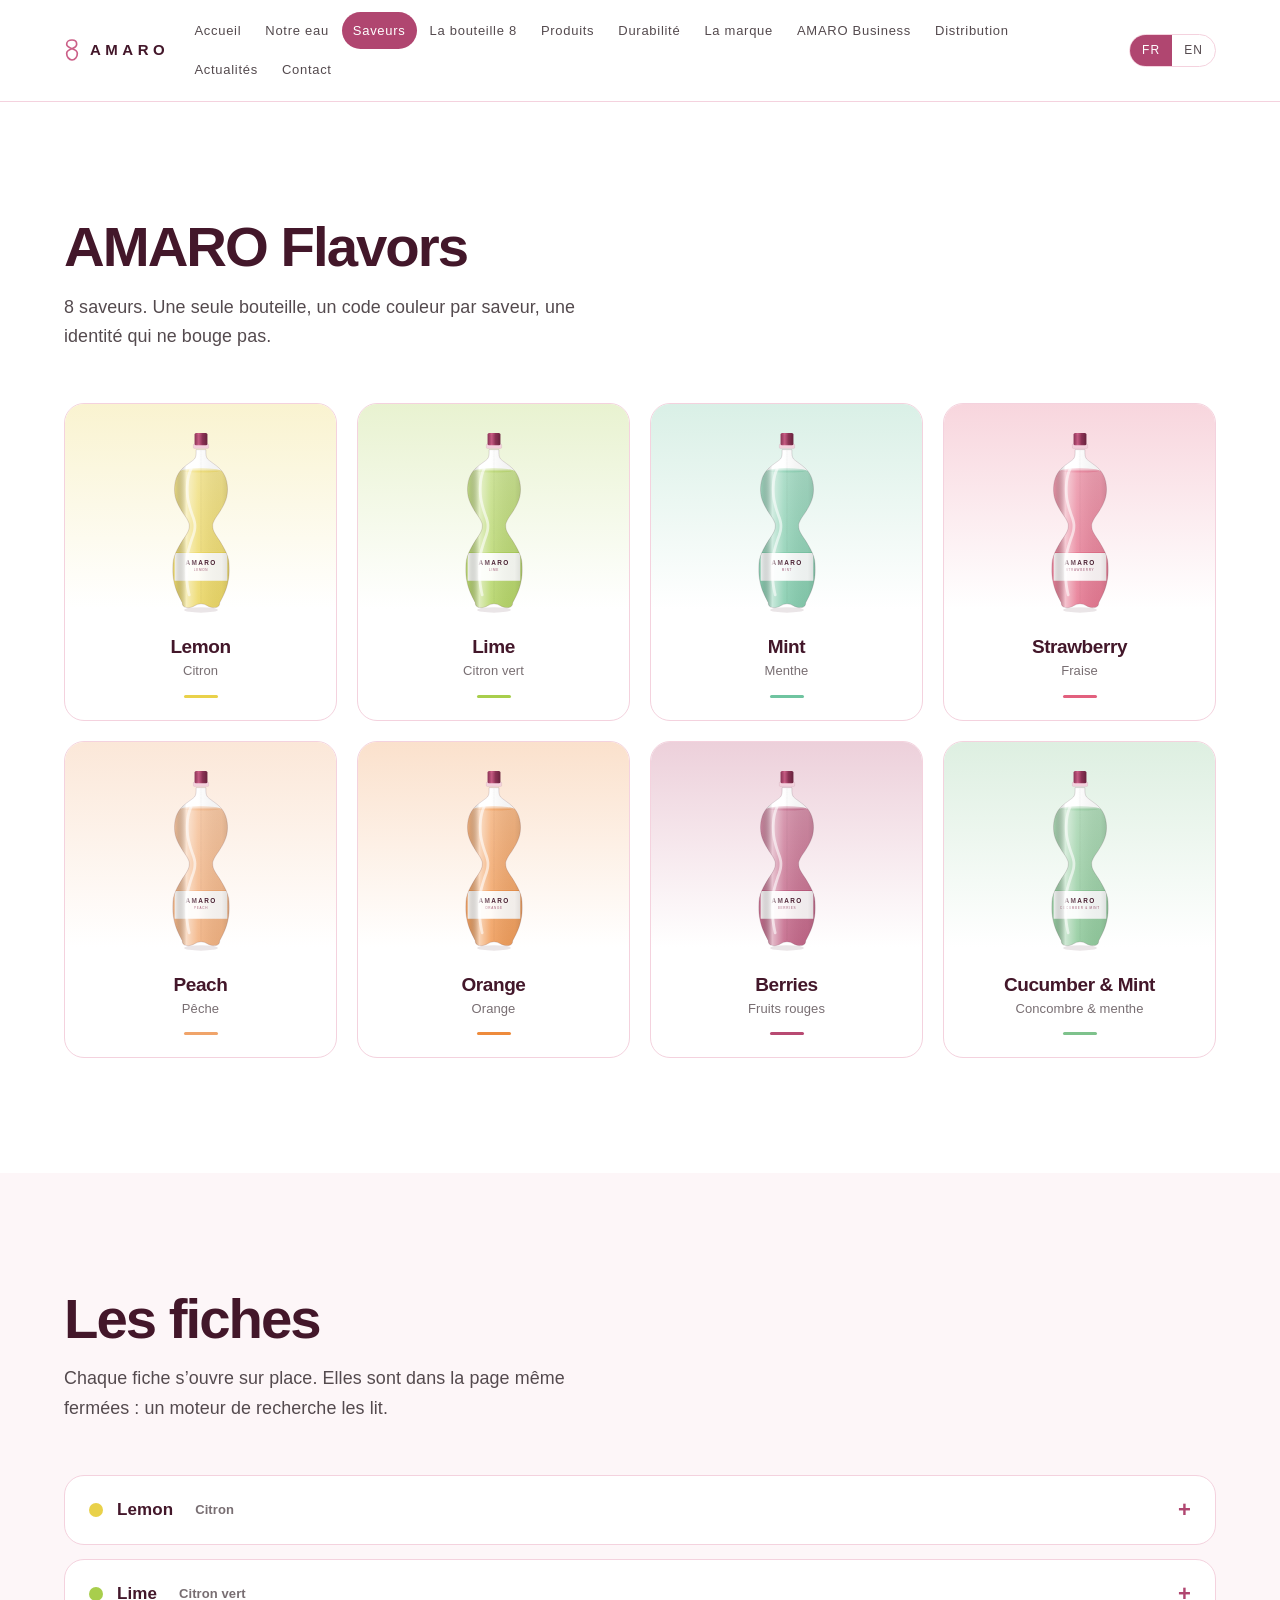
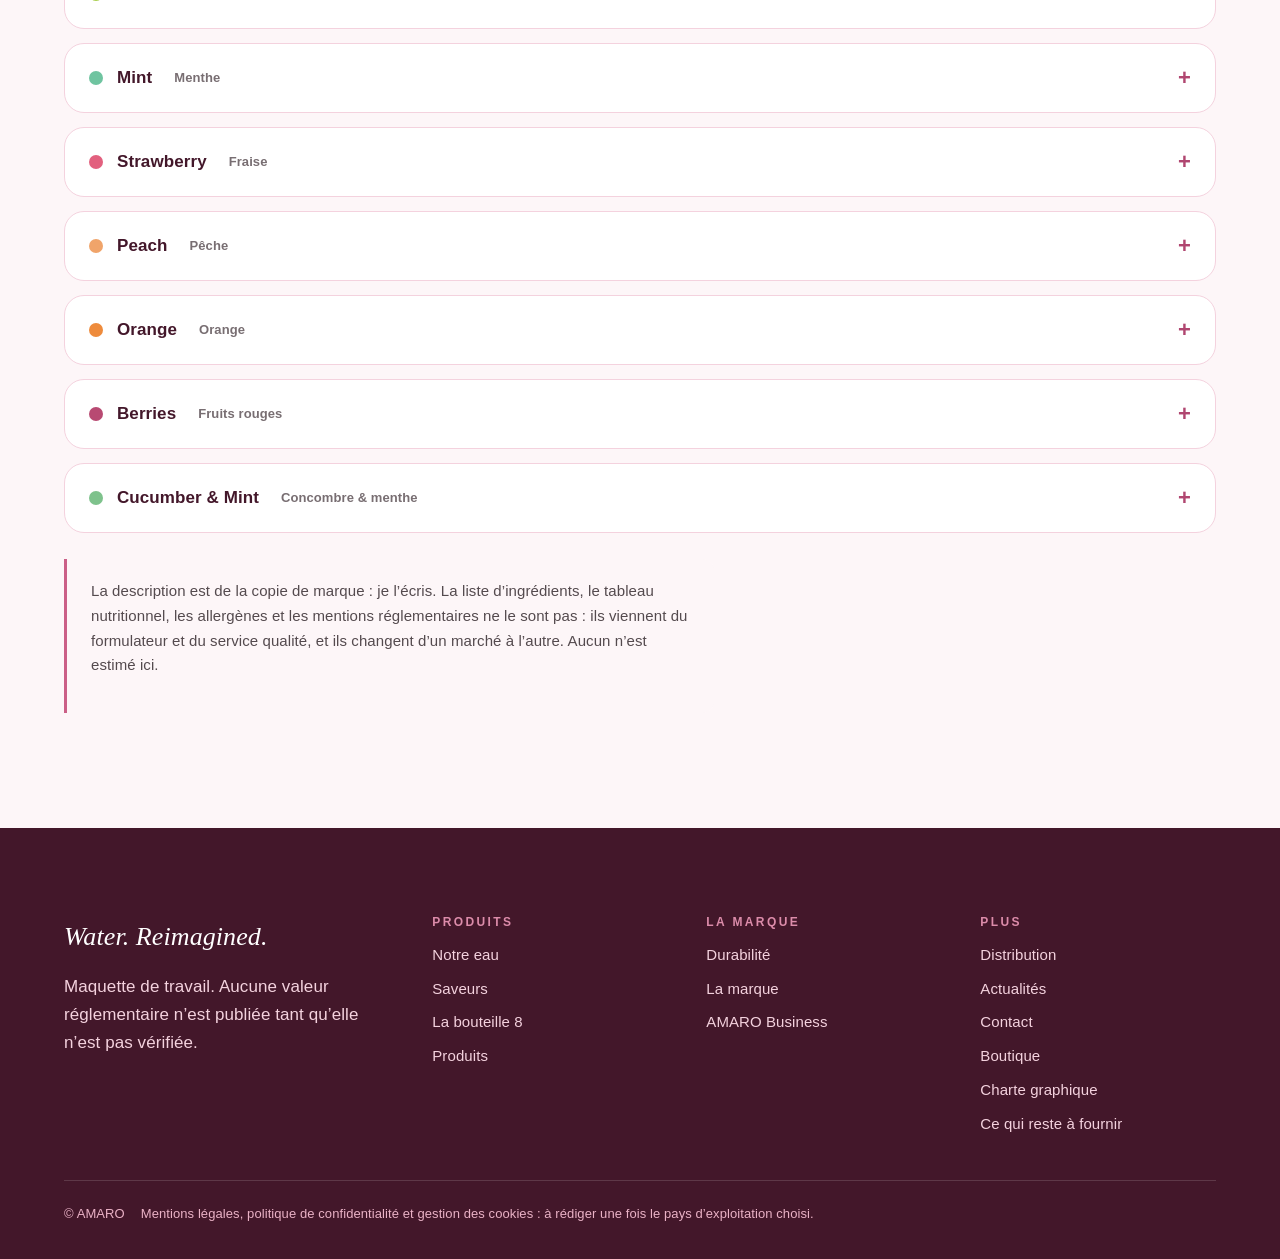
<file: saveurs.html>
<!DOCTYPE html>
<html lang="fr">
<head>
<meta charset="utf-8">
<meta name="viewport" content="width=device-width,initial-scale=1">
<title>Saveurs — AMARO</title>
<meta name="description" content="Saveurs — Water. Reimagined.">
<link rel="icon" href="data:image/svg+xml,%3Csvg xmlns='http://www.w3.org/2000/svg' viewBox='0 0 48 72'%3E%3Cpath fill='none' stroke='%23CB5F87' stroke-width='6' stroke-linecap='round' d='M24 6c9 0 14 5.5 14 12.5S29 30 24 32c-5 2-16 5.5-16 14.5S15 66 24 66s16-9 16-19.5S29 34 24 32c-5-2-16-6.5-16-13.5S15 6 24 6z'/%3E%3C/svg%3E">
<link rel="stylesheet" href="styles.css">

</head>
<body>
<a class="saut" href="#contenu" data-fr="Aller au contenu"
   data-en="Skip to content">Aller au contenu</a>
<header class="entete" id="entete">
  <div class="entete__in">
    <a class="marque" href="index.html"><svg class="logo8" viewBox="0 0 48 72" width="16" height="24" aria-hidden="true" focusable="false"><path fill="none" stroke="currentColor" stroke-width="5" stroke-linecap="round" stroke-linejoin="round" d="M24 6c9 0 14 5.5 14 12.5S29 30 24 32c-5 2-16 5.5-16 14.5S15 66 24 66s16-9 16-19.5S29 34 24 32c-5-2-16-6.5-16-13.5S15 6 24 6z"/></svg><span>AMARO</span></a>
    <button class="burger" type="button" id="burger" aria-expanded="false"
            aria-controls="nav" data-fr="Menu" data-en="Menu">Menu</button>
    <nav class="nav" id="nav" aria-label="Navigation principale"><a href="index.html" data-fr="Accueil" data-en="Home">Accueil</a><a href="notre-eau.html" data-fr="Notre eau" data-en="Our Water">Notre eau</a><a href="saveurs.html" aria-current="page" data-fr="Saveurs" data-en="Flavors">Saveurs</a><a href="bouteille.html" data-fr="La bouteille 8" data-en="The 8 Bottle">La bouteille 8</a><a href="produits.html" data-fr="Produits" data-en="Products">Produits</a><a href="durabilite.html" data-fr="Durabilité" data-en="Sustainability">Durabilité</a><a href="marque.html" data-fr="La marque" data-en="About">La marque</a><a href="business.html" data-fr="AMARO Business" data-en="AMARO Business">AMARO Business</a><a href="distribution.html" data-fr="Distribution" data-en="Global Distribution">Distribution</a><a href="actualites.html" data-fr="Actualités" data-en="News">Actualités</a><a href="contact.html" data-fr="Contact" data-en="Contact">Contact</a></nav>
    <div class="langues" role="group" aria-label="Langue / Language">
      <button type="button" data-langue="fr" aria-pressed="true">FR</button>
      <button type="button" data-langue="en" aria-pressed="false">EN</button>
    </div>
  </div>
</header>
<main id="contenu">
<section class="section "><div class="enveloppe"><div class="tete "><h2 data-fr="AMARO Flavors" data-en="AMARO Flavors">AMARO Flavors</h2><p data-fr="8 saveurs. Une seule bouteille, un code couleur par saveur, une identité qui ne bouge pas." data-en="8 flavors. One bottle, one color code per flavor, one identity that never moves.">8 saveurs. Une seule bouteille, un code couleur par saveur, une identité qui ne bouge pas.</p></div><div class="saveurs"><a class="saveur rev" href="#s-lemon" style="--tint:#E9D14A"
              data-saveur="lemon" data-delai="0">
             <span class="saveur__visuel">
<svg class="bouteille" viewBox="0 0 240 620" width="74" height="190"
     role="img" aria-label="AMARO LEMON" data-uid="b-v-lemon">
  <!-- L'ombre portee au sol : sans elle la bouteille flotte. Son rayon est
       celui du TALON, pas un chiffre rond : plus large que le pied, elle
       depasse de chaque cote et se lit comme un evasement de la bouteille
       elle-meme. Vu sur la premiere capture. -->
  <ellipse cx="120.0" cy="587.0" rx="55.0" ry="9"
           fill="#43172A" opacity=".11"/>

  <g clip-path="url(#amaro-clip)">
    <rect x="0" y="0" width="240" height="620" fill="#fff"/>
    <rect x="0" y="132.0" width="240" height="620"
          fill="url(#amaro-liq-e9d14a)"/>
    <!-- la surface du liquide est une ellipse : vue de face, un cylindre
         rempli montre son menisque, pas un trait -->
    <ellipse cx="120.0" cy="132.0" rx="62.9" ry="7"
             fill="#E9D14A" opacity=".38"/>
    

    <!-- les deux coutures de moule, a ±90° de la face. Elles reprennent le
         MEME flanc que le contour, ecrase horizontalement : c'est exactement
         la projection d'une generatrice du cylindre. -->
    <use href="#amaro-flanc" xlink:href="#amaro-flanc"  class="couture" fill="none" stroke="#43172A" stroke-width="1.1" opacity=".16" transform="translate(120.0,0) scale(0.001,1) translate(-120.0,0)"/>
    <use href="#amaro-flanc" xlink:href="#amaro-flanc"  class="couture" fill="none" stroke="#43172A" stroke-width="1.1" opacity=".16" transform="translate(120.0,0) scale(-0.001,1) translate(-120.0,0)"/>

    <!-- le panneau arriere : il n'apparait que quand la face s'en va -->
    <g class="etq-dos" opacity="0">
      <rect x="34.2" y="398.0" width="171.5" height="94.0"
            fill="#FFFFFF" opacity=".92"/>
      <rect x="34.2" y="398.0" width="171.5" height="3"
            fill="#CB5F87"/>
      <g fill="#8E3457" opacity=".55">
        <rect x="50.2" y="418.0" width="139.5" height="4" rx="2"/>
        <rect x="50.2" y="430.0" width="100.4" height="4" rx="2"/>
        <rect x="50.2" y="442.0" width="139.5" height="4" rx="2"/>
        <rect x="50.2" y="454.0" width="76.7" height="4" rx="2"/>
      </g>
    </g>

    <!-- l'etiquette de face, azimut 0 -->
    <g class="etq-face">
      <rect x="34.2" y="398.0" width="171.5" height="94.0"
            fill="#FFFFFF" opacity=".94"/>
      <rect x="34.2" y="398.0" width="171.5" height="3"
            fill="#E9D14A"/>
      <text x="120.0" y="440.0" text-anchor="middle"
            font-family="Helvetica Neue, Helvetica, Arial, sans-serif"
            font-size="21" letter-spacing="4.5" font-weight="600"
            fill="#43172A">AMARO</text>
      <text x="120.0" y="460.0" text-anchor="middle"
            font-family="Helvetica Neue, Helvetica, Arial, sans-serif"
            font-size="10" letter-spacing="2.4" fill="#8E3457"
            opacity=".85">LEMON</text>
    </g>

    <!-- la matiere par-dessus tout : c'est elle qui fait le plastique -->
    <rect x="0" y="0" width="240" height="620" fill="url(#amaro-verre)"/>
    <!-- le reflet speculaire ne tourne PAS avec la bouteille : il appartient
         a la lampe, pas au produit. Son trace suit le profil (voir
         chemin_reflet) : il se resserre a la taille comme le verre. -->
    <path d="M87.76 127.00 C86.81 129.33 83.69 135.83 82.04 141.00 C80.39 146.17 78.96 151.83 77.88 158.00 C76.80 164.17 76.02 171.33 75.54 178.00 C75.06 184.67 74.89 191.33 75.02 198.00 C75.15 204.67 75.58 211.67 76.32 218.00 C77.06 224.33 78.14 230.00 79.44 236.00 C80.74 242.00 82.39 248.00 84.12 254.00 C85.85 260.00 87.93 266.33 89.84 272.00 C91.75 277.67 94.00 283.00 95.56 288.00 C97.12 293.00 98.42 298.00 99.20 302.00 C99.98 306.00 100.24 308.00 100.24 312.00 C100.24 316.00 100.07 321.00 99.20 326.00 C98.33 331.00 96.77 336.33 95.04 342.00 C93.31 347.67 90.88 353.67 88.80 360.00 C86.72 366.33 84.55 373.00 82.56 380.00 C80.57 387.00 78.40 394.67 76.84 402.00 C75.28 409.33 73.98 416.33 73.20 424.00 C72.42 431.67 72.29 440.00 72.16 448.00 C72.03 456.00 72.07 464.00 72.42 472.00 C72.77 480.00 73.42 488.33 74.24 496.00 C75.06 503.67 76.15 511.00 77.36 518.00 C78.57 525.00 80.83 534.67 81.52 538.00" fill="none" stroke="#fff" stroke-width="9"
          stroke-linecap="round" opacity=".58"/>
  </g>

  <use href="#amaro-corps" xlink:href="#amaro-corps" fill="none" stroke="#43172A" stroke-width="1.6" opacity=".30"/>

  <!-- bague de col et bouchon -->
  <rect x="95.0" y="46.0" width="50.0" height="14.0" rx="3"
        fill="#F4D2DE" stroke="#43172A" stroke-opacity=".22"/>
  <rect x="99.0" y="10.0" width="42.0" height="40.0" rx="5"
        fill="url(#amaro-cap)"/>
  <g stroke="#43172A" stroke-opacity=".18" stroke-width="1"><line x1="103.0" y1="16.0" x2="103.0" y2="45.0"/><line x1="107.2" y1="16.0" x2="107.2" y2="45.0"/><line x1="111.4" y1="16.0" x2="111.4" y2="45.0"/><line x1="115.6" y1="16.0" x2="115.6" y2="45.0"/><line x1="119.8" y1="16.0" x2="119.8" y2="45.0"/><line x1="124.0" y1="16.0" x2="124.0" y2="45.0"/><line x1="128.2" y1="16.0" x2="128.2" y2="45.0"/><line x1="132.4" y1="16.0" x2="132.4" y2="45.0"/><line x1="136.6" y1="16.0" x2="136.6" y2="45.0"/></g>
</svg></span>
             <h3>Lemon</h3><p class="saveur__fr" data-fr="Citron" data-en="Lemon">Citron</p>
             <span class="saveur__ligne"></span>
           </a><a class="saveur rev" href="#s-lime" style="--tint:#A8CE4C"
              data-saveur="lime" data-delai="60">
             <span class="saveur__visuel">
<svg class="bouteille" viewBox="0 0 240 620" width="74" height="190"
     role="img" aria-label="AMARO LIME" data-uid="b-v-lime">
  <!-- L'ombre portee au sol : sans elle la bouteille flotte. Son rayon est
       celui du TALON, pas un chiffre rond : plus large que le pied, elle
       depasse de chaque cote et se lit comme un evasement de la bouteille
       elle-meme. Vu sur la premiere capture. -->
  <ellipse cx="120.0" cy="587.0" rx="55.0" ry="9"
           fill="#43172A" opacity=".11"/>

  <g clip-path="url(#amaro-clip)">
    <rect x="0" y="0" width="240" height="620" fill="#fff"/>
    <rect x="0" y="132.0" width="240" height="620"
          fill="url(#amaro-liq-a8ce4c)"/>
    <!-- la surface du liquide est une ellipse : vue de face, un cylindre
         rempli montre son menisque, pas un trait -->
    <ellipse cx="120.0" cy="132.0" rx="62.9" ry="7"
             fill="#A8CE4C" opacity=".38"/>
    

    <!-- les deux coutures de moule, a ±90° de la face. Elles reprennent le
         MEME flanc que le contour, ecrase horizontalement : c'est exactement
         la projection d'une generatrice du cylindre. -->
    <use href="#amaro-flanc" xlink:href="#amaro-flanc"  class="couture" fill="none" stroke="#43172A" stroke-width="1.1" opacity=".16" transform="translate(120.0,0) scale(0.001,1) translate(-120.0,0)"/>
    <use href="#amaro-flanc" xlink:href="#amaro-flanc"  class="couture" fill="none" stroke="#43172A" stroke-width="1.1" opacity=".16" transform="translate(120.0,0) scale(-0.001,1) translate(-120.0,0)"/>

    <!-- le panneau arriere : il n'apparait que quand la face s'en va -->
    <g class="etq-dos" opacity="0">
      <rect x="34.2" y="398.0" width="171.5" height="94.0"
            fill="#FFFFFF" opacity=".92"/>
      <rect x="34.2" y="398.0" width="171.5" height="3"
            fill="#CB5F87"/>
      <g fill="#8E3457" opacity=".55">
        <rect x="50.2" y="418.0" width="139.5" height="4" rx="2"/>
        <rect x="50.2" y="430.0" width="100.4" height="4" rx="2"/>
        <rect x="50.2" y="442.0" width="139.5" height="4" rx="2"/>
        <rect x="50.2" y="454.0" width="76.7" height="4" rx="2"/>
      </g>
    </g>

    <!-- l'etiquette de face, azimut 0 -->
    <g class="etq-face">
      <rect x="34.2" y="398.0" width="171.5" height="94.0"
            fill="#FFFFFF" opacity=".94"/>
      <rect x="34.2" y="398.0" width="171.5" height="3"
            fill="#A8CE4C"/>
      <text x="120.0" y="440.0" text-anchor="middle"
            font-family="Helvetica Neue, Helvetica, Arial, sans-serif"
            font-size="21" letter-spacing="4.5" font-weight="600"
            fill="#43172A">AMARO</text>
      <text x="120.0" y="460.0" text-anchor="middle"
            font-family="Helvetica Neue, Helvetica, Arial, sans-serif"
            font-size="10" letter-spacing="2.4" fill="#8E3457"
            opacity=".85">LIME</text>
    </g>

    <!-- la matiere par-dessus tout : c'est elle qui fait le plastique -->
    <rect x="0" y="0" width="240" height="620" fill="url(#amaro-verre)"/>
    <!-- le reflet speculaire ne tourne PAS avec la bouteille : il appartient
         a la lampe, pas au produit. Son trace suit le profil (voir
         chemin_reflet) : il se resserre a la taille comme le verre. -->
    <path d="M87.76 127.00 C86.81 129.33 83.69 135.83 82.04 141.00 C80.39 146.17 78.96 151.83 77.88 158.00 C76.80 164.17 76.02 171.33 75.54 178.00 C75.06 184.67 74.89 191.33 75.02 198.00 C75.15 204.67 75.58 211.67 76.32 218.00 C77.06 224.33 78.14 230.00 79.44 236.00 C80.74 242.00 82.39 248.00 84.12 254.00 C85.85 260.00 87.93 266.33 89.84 272.00 C91.75 277.67 94.00 283.00 95.56 288.00 C97.12 293.00 98.42 298.00 99.20 302.00 C99.98 306.00 100.24 308.00 100.24 312.00 C100.24 316.00 100.07 321.00 99.20 326.00 C98.33 331.00 96.77 336.33 95.04 342.00 C93.31 347.67 90.88 353.67 88.80 360.00 C86.72 366.33 84.55 373.00 82.56 380.00 C80.57 387.00 78.40 394.67 76.84 402.00 C75.28 409.33 73.98 416.33 73.20 424.00 C72.42 431.67 72.29 440.00 72.16 448.00 C72.03 456.00 72.07 464.00 72.42 472.00 C72.77 480.00 73.42 488.33 74.24 496.00 C75.06 503.67 76.15 511.00 77.36 518.00 C78.57 525.00 80.83 534.67 81.52 538.00" fill="none" stroke="#fff" stroke-width="9"
          stroke-linecap="round" opacity=".58"/>
  </g>

  <use href="#amaro-corps" xlink:href="#amaro-corps" fill="none" stroke="#43172A" stroke-width="1.6" opacity=".30"/>

  <!-- bague de col et bouchon -->
  <rect x="95.0" y="46.0" width="50.0" height="14.0" rx="3"
        fill="#F4D2DE" stroke="#43172A" stroke-opacity=".22"/>
  <rect x="99.0" y="10.0" width="42.0" height="40.0" rx="5"
        fill="url(#amaro-cap)"/>
  <g stroke="#43172A" stroke-opacity=".18" stroke-width="1"><line x1="103.0" y1="16.0" x2="103.0" y2="45.0"/><line x1="107.2" y1="16.0" x2="107.2" y2="45.0"/><line x1="111.4" y1="16.0" x2="111.4" y2="45.0"/><line x1="115.6" y1="16.0" x2="115.6" y2="45.0"/><line x1="119.8" y1="16.0" x2="119.8" y2="45.0"/><line x1="124.0" y1="16.0" x2="124.0" y2="45.0"/><line x1="128.2" y1="16.0" x2="128.2" y2="45.0"/><line x1="132.4" y1="16.0" x2="132.4" y2="45.0"/><line x1="136.6" y1="16.0" x2="136.6" y2="45.0"/></g>
</svg></span>
             <h3>Lime</h3><p class="saveur__fr" data-fr="Citron vert" data-en="Lime">Citron vert</p>
             <span class="saveur__ligne"></span>
           </a><a class="saveur rev" href="#s-mint" style="--tint:#6FC4A0"
              data-saveur="mint" data-delai="120">
             <span class="saveur__visuel">
<svg class="bouteille" viewBox="0 0 240 620" width="74" height="190"
     role="img" aria-label="AMARO MINT" data-uid="b-v-mint">
  <!-- L'ombre portee au sol : sans elle la bouteille flotte. Son rayon est
       celui du TALON, pas un chiffre rond : plus large que le pied, elle
       depasse de chaque cote et se lit comme un evasement de la bouteille
       elle-meme. Vu sur la premiere capture. -->
  <ellipse cx="120.0" cy="587.0" rx="55.0" ry="9"
           fill="#43172A" opacity=".11"/>

  <g clip-path="url(#amaro-clip)">
    <rect x="0" y="0" width="240" height="620" fill="#fff"/>
    <rect x="0" y="132.0" width="240" height="620"
          fill="url(#amaro-liq-6fc4a0)"/>
    <!-- la surface du liquide est une ellipse : vue de face, un cylindre
         rempli montre son menisque, pas un trait -->
    <ellipse cx="120.0" cy="132.0" rx="62.9" ry="7"
             fill="#6FC4A0" opacity=".38"/>
    

    <!-- les deux coutures de moule, a ±90° de la face. Elles reprennent le
         MEME flanc que le contour, ecrase horizontalement : c'est exactement
         la projection d'une generatrice du cylindre. -->
    <use href="#amaro-flanc" xlink:href="#amaro-flanc"  class="couture" fill="none" stroke="#43172A" stroke-width="1.1" opacity=".16" transform="translate(120.0,0) scale(0.001,1) translate(-120.0,0)"/>
    <use href="#amaro-flanc" xlink:href="#amaro-flanc"  class="couture" fill="none" stroke="#43172A" stroke-width="1.1" opacity=".16" transform="translate(120.0,0) scale(-0.001,1) translate(-120.0,0)"/>

    <!-- le panneau arriere : il n'apparait que quand la face s'en va -->
    <g class="etq-dos" opacity="0">
      <rect x="34.2" y="398.0" width="171.5" height="94.0"
            fill="#FFFFFF" opacity=".92"/>
      <rect x="34.2" y="398.0" width="171.5" height="3"
            fill="#CB5F87"/>
      <g fill="#8E3457" opacity=".55">
        <rect x="50.2" y="418.0" width="139.5" height="4" rx="2"/>
        <rect x="50.2" y="430.0" width="100.4" height="4" rx="2"/>
        <rect x="50.2" y="442.0" width="139.5" height="4" rx="2"/>
        <rect x="50.2" y="454.0" width="76.7" height="4" rx="2"/>
      </g>
    </g>

    <!-- l'etiquette de face, azimut 0 -->
    <g class="etq-face">
      <rect x="34.2" y="398.0" width="171.5" height="94.0"
            fill="#FFFFFF" opacity=".94"/>
      <rect x="34.2" y="398.0" width="171.5" height="3"
            fill="#6FC4A0"/>
      <text x="120.0" y="440.0" text-anchor="middle"
            font-family="Helvetica Neue, Helvetica, Arial, sans-serif"
            font-size="21" letter-spacing="4.5" font-weight="600"
            fill="#43172A">AMARO</text>
      <text x="120.0" y="460.0" text-anchor="middle"
            font-family="Helvetica Neue, Helvetica, Arial, sans-serif"
            font-size="10" letter-spacing="2.4" fill="#8E3457"
            opacity=".85">MINT</text>
    </g>

    <!-- la matiere par-dessus tout : c'est elle qui fait le plastique -->
    <rect x="0" y="0" width="240" height="620" fill="url(#amaro-verre)"/>
    <!-- le reflet speculaire ne tourne PAS avec la bouteille : il appartient
         a la lampe, pas au produit. Son trace suit le profil (voir
         chemin_reflet) : il se resserre a la taille comme le verre. -->
    <path d="M87.76 127.00 C86.81 129.33 83.69 135.83 82.04 141.00 C80.39 146.17 78.96 151.83 77.88 158.00 C76.80 164.17 76.02 171.33 75.54 178.00 C75.06 184.67 74.89 191.33 75.02 198.00 C75.15 204.67 75.58 211.67 76.32 218.00 C77.06 224.33 78.14 230.00 79.44 236.00 C80.74 242.00 82.39 248.00 84.12 254.00 C85.85 260.00 87.93 266.33 89.84 272.00 C91.75 277.67 94.00 283.00 95.56 288.00 C97.12 293.00 98.42 298.00 99.20 302.00 C99.98 306.00 100.24 308.00 100.24 312.00 C100.24 316.00 100.07 321.00 99.20 326.00 C98.33 331.00 96.77 336.33 95.04 342.00 C93.31 347.67 90.88 353.67 88.80 360.00 C86.72 366.33 84.55 373.00 82.56 380.00 C80.57 387.00 78.40 394.67 76.84 402.00 C75.28 409.33 73.98 416.33 73.20 424.00 C72.42 431.67 72.29 440.00 72.16 448.00 C72.03 456.00 72.07 464.00 72.42 472.00 C72.77 480.00 73.42 488.33 74.24 496.00 C75.06 503.67 76.15 511.00 77.36 518.00 C78.57 525.00 80.83 534.67 81.52 538.00" fill="none" stroke="#fff" stroke-width="9"
          stroke-linecap="round" opacity=".58"/>
  </g>

  <use href="#amaro-corps" xlink:href="#amaro-corps" fill="none" stroke="#43172A" stroke-width="1.6" opacity=".30"/>

  <!-- bague de col et bouchon -->
  <rect x="95.0" y="46.0" width="50.0" height="14.0" rx="3"
        fill="#F4D2DE" stroke="#43172A" stroke-opacity=".22"/>
  <rect x="99.0" y="10.0" width="42.0" height="40.0" rx="5"
        fill="url(#amaro-cap)"/>
  <g stroke="#43172A" stroke-opacity=".18" stroke-width="1"><line x1="103.0" y1="16.0" x2="103.0" y2="45.0"/><line x1="107.2" y1="16.0" x2="107.2" y2="45.0"/><line x1="111.4" y1="16.0" x2="111.4" y2="45.0"/><line x1="115.6" y1="16.0" x2="115.6" y2="45.0"/><line x1="119.8" y1="16.0" x2="119.8" y2="45.0"/><line x1="124.0" y1="16.0" x2="124.0" y2="45.0"/><line x1="128.2" y1="16.0" x2="128.2" y2="45.0"/><line x1="132.4" y1="16.0" x2="132.4" y2="45.0"/><line x1="136.6" y1="16.0" x2="136.6" y2="45.0"/></g>
</svg></span>
             <h3>Mint</h3><p class="saveur__fr" data-fr="Menthe" data-en="Mint">Menthe</p>
             <span class="saveur__ligne"></span>
           </a><a class="saveur rev" href="#s-strawberry" style="--tint:#E2607E"
              data-saveur="strawberry" data-delai="180">
             <span class="saveur__visuel">
<svg class="bouteille" viewBox="0 0 240 620" width="74" height="190"
     role="img" aria-label="AMARO STRAWBERRY" data-uid="b-v-strawberry">
  <!-- L'ombre portee au sol : sans elle la bouteille flotte. Son rayon est
       celui du TALON, pas un chiffre rond : plus large que le pied, elle
       depasse de chaque cote et se lit comme un evasement de la bouteille
       elle-meme. Vu sur la premiere capture. -->
  <ellipse cx="120.0" cy="587.0" rx="55.0" ry="9"
           fill="#43172A" opacity=".11"/>

  <g clip-path="url(#amaro-clip)">
    <rect x="0" y="0" width="240" height="620" fill="#fff"/>
    <rect x="0" y="132.0" width="240" height="620"
          fill="url(#amaro-liq-e2607e)"/>
    <!-- la surface du liquide est une ellipse : vue de face, un cylindre
         rempli montre son menisque, pas un trait -->
    <ellipse cx="120.0" cy="132.0" rx="62.9" ry="7"
             fill="#E2607E" opacity=".38"/>
    

    <!-- les deux coutures de moule, a ±90° de la face. Elles reprennent le
         MEME flanc que le contour, ecrase horizontalement : c'est exactement
         la projection d'une generatrice du cylindre. -->
    <use href="#amaro-flanc" xlink:href="#amaro-flanc"  class="couture" fill="none" stroke="#43172A" stroke-width="1.1" opacity=".16" transform="translate(120.0,0) scale(0.001,1) translate(-120.0,0)"/>
    <use href="#amaro-flanc" xlink:href="#amaro-flanc"  class="couture" fill="none" stroke="#43172A" stroke-width="1.1" opacity=".16" transform="translate(120.0,0) scale(-0.001,1) translate(-120.0,0)"/>

    <!-- le panneau arriere : il n'apparait que quand la face s'en va -->
    <g class="etq-dos" opacity="0">
      <rect x="34.2" y="398.0" width="171.5" height="94.0"
            fill="#FFFFFF" opacity=".92"/>
      <rect x="34.2" y="398.0" width="171.5" height="3"
            fill="#CB5F87"/>
      <g fill="#8E3457" opacity=".55">
        <rect x="50.2" y="418.0" width="139.5" height="4" rx="2"/>
        <rect x="50.2" y="430.0" width="100.4" height="4" rx="2"/>
        <rect x="50.2" y="442.0" width="139.5" height="4" rx="2"/>
        <rect x="50.2" y="454.0" width="76.7" height="4" rx="2"/>
      </g>
    </g>

    <!-- l'etiquette de face, azimut 0 -->
    <g class="etq-face">
      <rect x="34.2" y="398.0" width="171.5" height="94.0"
            fill="#FFFFFF" opacity=".94"/>
      <rect x="34.2" y="398.0" width="171.5" height="3"
            fill="#E2607E"/>
      <text x="120.0" y="440.0" text-anchor="middle"
            font-family="Helvetica Neue, Helvetica, Arial, sans-serif"
            font-size="21" letter-spacing="4.5" font-weight="600"
            fill="#43172A">AMARO</text>
      <text x="120.0" y="460.0" text-anchor="middle"
            font-family="Helvetica Neue, Helvetica, Arial, sans-serif"
            font-size="10" letter-spacing="2.4" fill="#8E3457"
            opacity=".85">STRAWBERRY</text>
    </g>

    <!-- la matiere par-dessus tout : c'est elle qui fait le plastique -->
    <rect x="0" y="0" width="240" height="620" fill="url(#amaro-verre)"/>
    <!-- le reflet speculaire ne tourne PAS avec la bouteille : il appartient
         a la lampe, pas au produit. Son trace suit le profil (voir
         chemin_reflet) : il se resserre a la taille comme le verre. -->
    <path d="M87.76 127.00 C86.81 129.33 83.69 135.83 82.04 141.00 C80.39 146.17 78.96 151.83 77.88 158.00 C76.80 164.17 76.02 171.33 75.54 178.00 C75.06 184.67 74.89 191.33 75.02 198.00 C75.15 204.67 75.58 211.67 76.32 218.00 C77.06 224.33 78.14 230.00 79.44 236.00 C80.74 242.00 82.39 248.00 84.12 254.00 C85.85 260.00 87.93 266.33 89.84 272.00 C91.75 277.67 94.00 283.00 95.56 288.00 C97.12 293.00 98.42 298.00 99.20 302.00 C99.98 306.00 100.24 308.00 100.24 312.00 C100.24 316.00 100.07 321.00 99.20 326.00 C98.33 331.00 96.77 336.33 95.04 342.00 C93.31 347.67 90.88 353.67 88.80 360.00 C86.72 366.33 84.55 373.00 82.56 380.00 C80.57 387.00 78.40 394.67 76.84 402.00 C75.28 409.33 73.98 416.33 73.20 424.00 C72.42 431.67 72.29 440.00 72.16 448.00 C72.03 456.00 72.07 464.00 72.42 472.00 C72.77 480.00 73.42 488.33 74.24 496.00 C75.06 503.67 76.15 511.00 77.36 518.00 C78.57 525.00 80.83 534.67 81.52 538.00" fill="none" stroke="#fff" stroke-width="9"
          stroke-linecap="round" opacity=".58"/>
  </g>

  <use href="#amaro-corps" xlink:href="#amaro-corps" fill="none" stroke="#43172A" stroke-width="1.6" opacity=".30"/>

  <!-- bague de col et bouchon -->
  <rect x="95.0" y="46.0" width="50.0" height="14.0" rx="3"
        fill="#F4D2DE" stroke="#43172A" stroke-opacity=".22"/>
  <rect x="99.0" y="10.0" width="42.0" height="40.0" rx="5"
        fill="url(#amaro-cap)"/>
  <g stroke="#43172A" stroke-opacity=".18" stroke-width="1"><line x1="103.0" y1="16.0" x2="103.0" y2="45.0"/><line x1="107.2" y1="16.0" x2="107.2" y2="45.0"/><line x1="111.4" y1="16.0" x2="111.4" y2="45.0"/><line x1="115.6" y1="16.0" x2="115.6" y2="45.0"/><line x1="119.8" y1="16.0" x2="119.8" y2="45.0"/><line x1="124.0" y1="16.0" x2="124.0" y2="45.0"/><line x1="128.2" y1="16.0" x2="128.2" y2="45.0"/><line x1="132.4" y1="16.0" x2="132.4" y2="45.0"/><line x1="136.6" y1="16.0" x2="136.6" y2="45.0"/></g>
</svg></span>
             <h3>Strawberry</h3><p class="saveur__fr" data-fr="Fraise" data-en="Strawberry">Fraise</p>
             <span class="saveur__ligne"></span>
           </a><a class="saveur rev" href="#s-peach" style="--tint:#F0A46A"
              data-saveur="peach" data-delai="240">
             <span class="saveur__visuel">
<svg class="bouteille" viewBox="0 0 240 620" width="74" height="190"
     role="img" aria-label="AMARO PEACH" data-uid="b-v-peach">
  <!-- L'ombre portee au sol : sans elle la bouteille flotte. Son rayon est
       celui du TALON, pas un chiffre rond : plus large que le pied, elle
       depasse de chaque cote et se lit comme un evasement de la bouteille
       elle-meme. Vu sur la premiere capture. -->
  <ellipse cx="120.0" cy="587.0" rx="55.0" ry="9"
           fill="#43172A" opacity=".11"/>

  <g clip-path="url(#amaro-clip)">
    <rect x="0" y="0" width="240" height="620" fill="#fff"/>
    <rect x="0" y="132.0" width="240" height="620"
          fill="url(#amaro-liq-f0a46a)"/>
    <!-- la surface du liquide est une ellipse : vue de face, un cylindre
         rempli montre son menisque, pas un trait -->
    <ellipse cx="120.0" cy="132.0" rx="62.9" ry="7"
             fill="#F0A46A" opacity=".38"/>
    

    <!-- les deux coutures de moule, a ±90° de la face. Elles reprennent le
         MEME flanc que le contour, ecrase horizontalement : c'est exactement
         la projection d'une generatrice du cylindre. -->
    <use href="#amaro-flanc" xlink:href="#amaro-flanc"  class="couture" fill="none" stroke="#43172A" stroke-width="1.1" opacity=".16" transform="translate(120.0,0) scale(0.001,1) translate(-120.0,0)"/>
    <use href="#amaro-flanc" xlink:href="#amaro-flanc"  class="couture" fill="none" stroke="#43172A" stroke-width="1.1" opacity=".16" transform="translate(120.0,0) scale(-0.001,1) translate(-120.0,0)"/>

    <!-- le panneau arriere : il n'apparait que quand la face s'en va -->
    <g class="etq-dos" opacity="0">
      <rect x="34.2" y="398.0" width="171.5" height="94.0"
            fill="#FFFFFF" opacity=".92"/>
      <rect x="34.2" y="398.0" width="171.5" height="3"
            fill="#CB5F87"/>
      <g fill="#8E3457" opacity=".55">
        <rect x="50.2" y="418.0" width="139.5" height="4" rx="2"/>
        <rect x="50.2" y="430.0" width="100.4" height="4" rx="2"/>
        <rect x="50.2" y="442.0" width="139.5" height="4" rx="2"/>
        <rect x="50.2" y="454.0" width="76.7" height="4" rx="2"/>
      </g>
    </g>

    <!-- l'etiquette de face, azimut 0 -->
    <g class="etq-face">
      <rect x="34.2" y="398.0" width="171.5" height="94.0"
            fill="#FFFFFF" opacity=".94"/>
      <rect x="34.2" y="398.0" width="171.5" height="3"
            fill="#F0A46A"/>
      <text x="120.0" y="440.0" text-anchor="middle"
            font-family="Helvetica Neue, Helvetica, Arial, sans-serif"
            font-size="21" letter-spacing="4.5" font-weight="600"
            fill="#43172A">AMARO</text>
      <text x="120.0" y="460.0" text-anchor="middle"
            font-family="Helvetica Neue, Helvetica, Arial, sans-serif"
            font-size="10" letter-spacing="2.4" fill="#8E3457"
            opacity=".85">PEACH</text>
    </g>

    <!-- la matiere par-dessus tout : c'est elle qui fait le plastique -->
    <rect x="0" y="0" width="240" height="620" fill="url(#amaro-verre)"/>
    <!-- le reflet speculaire ne tourne PAS avec la bouteille : il appartient
         a la lampe, pas au produit. Son trace suit le profil (voir
         chemin_reflet) : il se resserre a la taille comme le verre. -->
    <path d="M87.76 127.00 C86.81 129.33 83.69 135.83 82.04 141.00 C80.39 146.17 78.96 151.83 77.88 158.00 C76.80 164.17 76.02 171.33 75.54 178.00 C75.06 184.67 74.89 191.33 75.02 198.00 C75.15 204.67 75.58 211.67 76.32 218.00 C77.06 224.33 78.14 230.00 79.44 236.00 C80.74 242.00 82.39 248.00 84.12 254.00 C85.85 260.00 87.93 266.33 89.84 272.00 C91.75 277.67 94.00 283.00 95.56 288.00 C97.12 293.00 98.42 298.00 99.20 302.00 C99.98 306.00 100.24 308.00 100.24 312.00 C100.24 316.00 100.07 321.00 99.20 326.00 C98.33 331.00 96.77 336.33 95.04 342.00 C93.31 347.67 90.88 353.67 88.80 360.00 C86.72 366.33 84.55 373.00 82.56 380.00 C80.57 387.00 78.40 394.67 76.84 402.00 C75.28 409.33 73.98 416.33 73.20 424.00 C72.42 431.67 72.29 440.00 72.16 448.00 C72.03 456.00 72.07 464.00 72.42 472.00 C72.77 480.00 73.42 488.33 74.24 496.00 C75.06 503.67 76.15 511.00 77.36 518.00 C78.57 525.00 80.83 534.67 81.52 538.00" fill="none" stroke="#fff" stroke-width="9"
          stroke-linecap="round" opacity=".58"/>
  </g>

  <use href="#amaro-corps" xlink:href="#amaro-corps" fill="none" stroke="#43172A" stroke-width="1.6" opacity=".30"/>

  <!-- bague de col et bouchon -->
  <rect x="95.0" y="46.0" width="50.0" height="14.0" rx="3"
        fill="#F4D2DE" stroke="#43172A" stroke-opacity=".22"/>
  <rect x="99.0" y="10.0" width="42.0" height="40.0" rx="5"
        fill="url(#amaro-cap)"/>
  <g stroke="#43172A" stroke-opacity=".18" stroke-width="1"><line x1="103.0" y1="16.0" x2="103.0" y2="45.0"/><line x1="107.2" y1="16.0" x2="107.2" y2="45.0"/><line x1="111.4" y1="16.0" x2="111.4" y2="45.0"/><line x1="115.6" y1="16.0" x2="115.6" y2="45.0"/><line x1="119.8" y1="16.0" x2="119.8" y2="45.0"/><line x1="124.0" y1="16.0" x2="124.0" y2="45.0"/><line x1="128.2" y1="16.0" x2="128.2" y2="45.0"/><line x1="132.4" y1="16.0" x2="132.4" y2="45.0"/><line x1="136.6" y1="16.0" x2="136.6" y2="45.0"/></g>
</svg></span>
             <h3>Peach</h3><p class="saveur__fr" data-fr="Pêche" data-en="Peach">Pêche</p>
             <span class="saveur__ligne"></span>
           </a><a class="saveur rev" href="#s-orange" style="--tint:#EE8B3C"
              data-saveur="orange" data-delai="300">
             <span class="saveur__visuel">
<svg class="bouteille" viewBox="0 0 240 620" width="74" height="190"
     role="img" aria-label="AMARO ORANGE" data-uid="b-v-orange">
  <!-- L'ombre portee au sol : sans elle la bouteille flotte. Son rayon est
       celui du TALON, pas un chiffre rond : plus large que le pied, elle
       depasse de chaque cote et se lit comme un evasement de la bouteille
       elle-meme. Vu sur la premiere capture. -->
  <ellipse cx="120.0" cy="587.0" rx="55.0" ry="9"
           fill="#43172A" opacity=".11"/>

  <g clip-path="url(#amaro-clip)">
    <rect x="0" y="0" width="240" height="620" fill="#fff"/>
    <rect x="0" y="132.0" width="240" height="620"
          fill="url(#amaro-liq-ee8b3c)"/>
    <!-- la surface du liquide est une ellipse : vue de face, un cylindre
         rempli montre son menisque, pas un trait -->
    <ellipse cx="120.0" cy="132.0" rx="62.9" ry="7"
             fill="#EE8B3C" opacity=".38"/>
    

    <!-- les deux coutures de moule, a ±90° de la face. Elles reprennent le
         MEME flanc que le contour, ecrase horizontalement : c'est exactement
         la projection d'une generatrice du cylindre. -->
    <use href="#amaro-flanc" xlink:href="#amaro-flanc"  class="couture" fill="none" stroke="#43172A" stroke-width="1.1" opacity=".16" transform="translate(120.0,0) scale(0.001,1) translate(-120.0,0)"/>
    <use href="#amaro-flanc" xlink:href="#amaro-flanc"  class="couture" fill="none" stroke="#43172A" stroke-width="1.1" opacity=".16" transform="translate(120.0,0) scale(-0.001,1) translate(-120.0,0)"/>

    <!-- le panneau arriere : il n'apparait que quand la face s'en va -->
    <g class="etq-dos" opacity="0">
      <rect x="34.2" y="398.0" width="171.5" height="94.0"
            fill="#FFFFFF" opacity=".92"/>
      <rect x="34.2" y="398.0" width="171.5" height="3"
            fill="#CB5F87"/>
      <g fill="#8E3457" opacity=".55">
        <rect x="50.2" y="418.0" width="139.5" height="4" rx="2"/>
        <rect x="50.2" y="430.0" width="100.4" height="4" rx="2"/>
        <rect x="50.2" y="442.0" width="139.5" height="4" rx="2"/>
        <rect x="50.2" y="454.0" width="76.7" height="4" rx="2"/>
      </g>
    </g>

    <!-- l'etiquette de face, azimut 0 -->
    <g class="etq-face">
      <rect x="34.2" y="398.0" width="171.5" height="94.0"
            fill="#FFFFFF" opacity=".94"/>
      <rect x="34.2" y="398.0" width="171.5" height="3"
            fill="#EE8B3C"/>
      <text x="120.0" y="440.0" text-anchor="middle"
            font-family="Helvetica Neue, Helvetica, Arial, sans-serif"
            font-size="21" letter-spacing="4.5" font-weight="600"
            fill="#43172A">AMARO</text>
      <text x="120.0" y="460.0" text-anchor="middle"
            font-family="Helvetica Neue, Helvetica, Arial, sans-serif"
            font-size="10" letter-spacing="2.4" fill="#8E3457"
            opacity=".85">ORANGE</text>
    </g>

    <!-- la matiere par-dessus tout : c'est elle qui fait le plastique -->
    <rect x="0" y="0" width="240" height="620" fill="url(#amaro-verre)"/>
    <!-- le reflet speculaire ne tourne PAS avec la bouteille : il appartient
         a la lampe, pas au produit. Son trace suit le profil (voir
         chemin_reflet) : il se resserre a la taille comme le verre. -->
    <path d="M87.76 127.00 C86.81 129.33 83.69 135.83 82.04 141.00 C80.39 146.17 78.96 151.83 77.88 158.00 C76.80 164.17 76.02 171.33 75.54 178.00 C75.06 184.67 74.89 191.33 75.02 198.00 C75.15 204.67 75.58 211.67 76.32 218.00 C77.06 224.33 78.14 230.00 79.44 236.00 C80.74 242.00 82.39 248.00 84.12 254.00 C85.85 260.00 87.93 266.33 89.84 272.00 C91.75 277.67 94.00 283.00 95.56 288.00 C97.12 293.00 98.42 298.00 99.20 302.00 C99.98 306.00 100.24 308.00 100.24 312.00 C100.24 316.00 100.07 321.00 99.20 326.00 C98.33 331.00 96.77 336.33 95.04 342.00 C93.31 347.67 90.88 353.67 88.80 360.00 C86.72 366.33 84.55 373.00 82.56 380.00 C80.57 387.00 78.40 394.67 76.84 402.00 C75.28 409.33 73.98 416.33 73.20 424.00 C72.42 431.67 72.29 440.00 72.16 448.00 C72.03 456.00 72.07 464.00 72.42 472.00 C72.77 480.00 73.42 488.33 74.24 496.00 C75.06 503.67 76.15 511.00 77.36 518.00 C78.57 525.00 80.83 534.67 81.52 538.00" fill="none" stroke="#fff" stroke-width="9"
          stroke-linecap="round" opacity=".58"/>
  </g>

  <use href="#amaro-corps" xlink:href="#amaro-corps" fill="none" stroke="#43172A" stroke-width="1.6" opacity=".30"/>

  <!-- bague de col et bouchon -->
  <rect x="95.0" y="46.0" width="50.0" height="14.0" rx="3"
        fill="#F4D2DE" stroke="#43172A" stroke-opacity=".22"/>
  <rect x="99.0" y="10.0" width="42.0" height="40.0" rx="5"
        fill="url(#amaro-cap)"/>
  <g stroke="#43172A" stroke-opacity=".18" stroke-width="1"><line x1="103.0" y1="16.0" x2="103.0" y2="45.0"/><line x1="107.2" y1="16.0" x2="107.2" y2="45.0"/><line x1="111.4" y1="16.0" x2="111.4" y2="45.0"/><line x1="115.6" y1="16.0" x2="115.6" y2="45.0"/><line x1="119.8" y1="16.0" x2="119.8" y2="45.0"/><line x1="124.0" y1="16.0" x2="124.0" y2="45.0"/><line x1="128.2" y1="16.0" x2="128.2" y2="45.0"/><line x1="132.4" y1="16.0" x2="132.4" y2="45.0"/><line x1="136.6" y1="16.0" x2="136.6" y2="45.0"/></g>
</svg></span>
             <h3>Orange</h3><p class="saveur__fr" data-fr="Orange" data-en="Orange">Orange</p>
             <span class="saveur__ligne"></span>
           </a><a class="saveur rev" href="#s-berries" style="--tint:#B84A72"
              data-saveur="berries" data-delai="360">
             <span class="saveur__visuel">
<svg class="bouteille" viewBox="0 0 240 620" width="74" height="190"
     role="img" aria-label="AMARO BERRIES" data-uid="b-v-berries">
  <!-- L'ombre portee au sol : sans elle la bouteille flotte. Son rayon est
       celui du TALON, pas un chiffre rond : plus large que le pied, elle
       depasse de chaque cote et se lit comme un evasement de la bouteille
       elle-meme. Vu sur la premiere capture. -->
  <ellipse cx="120.0" cy="587.0" rx="55.0" ry="9"
           fill="#43172A" opacity=".11"/>

  <g clip-path="url(#amaro-clip)">
    <rect x="0" y="0" width="240" height="620" fill="#fff"/>
    <rect x="0" y="132.0" width="240" height="620"
          fill="url(#amaro-liq-b84a72)"/>
    <!-- la surface du liquide est une ellipse : vue de face, un cylindre
         rempli montre son menisque, pas un trait -->
    <ellipse cx="120.0" cy="132.0" rx="62.9" ry="7"
             fill="#B84A72" opacity=".38"/>
    

    <!-- les deux coutures de moule, a ±90° de la face. Elles reprennent le
         MEME flanc que le contour, ecrase horizontalement : c'est exactement
         la projection d'une generatrice du cylindre. -->
    <use href="#amaro-flanc" xlink:href="#amaro-flanc"  class="couture" fill="none" stroke="#43172A" stroke-width="1.1" opacity=".16" transform="translate(120.0,0) scale(0.001,1) translate(-120.0,0)"/>
    <use href="#amaro-flanc" xlink:href="#amaro-flanc"  class="couture" fill="none" stroke="#43172A" stroke-width="1.1" opacity=".16" transform="translate(120.0,0) scale(-0.001,1) translate(-120.0,0)"/>

    <!-- le panneau arriere : il n'apparait que quand la face s'en va -->
    <g class="etq-dos" opacity="0">
      <rect x="34.2" y="398.0" width="171.5" height="94.0"
            fill="#FFFFFF" opacity=".92"/>
      <rect x="34.2" y="398.0" width="171.5" height="3"
            fill="#CB5F87"/>
      <g fill="#8E3457" opacity=".55">
        <rect x="50.2" y="418.0" width="139.5" height="4" rx="2"/>
        <rect x="50.2" y="430.0" width="100.4" height="4" rx="2"/>
        <rect x="50.2" y="442.0" width="139.5" height="4" rx="2"/>
        <rect x="50.2" y="454.0" width="76.7" height="4" rx="2"/>
      </g>
    </g>

    <!-- l'etiquette de face, azimut 0 -->
    <g class="etq-face">
      <rect x="34.2" y="398.0" width="171.5" height="94.0"
            fill="#FFFFFF" opacity=".94"/>
      <rect x="34.2" y="398.0" width="171.5" height="3"
            fill="#B84A72"/>
      <text x="120.0" y="440.0" text-anchor="middle"
            font-family="Helvetica Neue, Helvetica, Arial, sans-serif"
            font-size="21" letter-spacing="4.5" font-weight="600"
            fill="#43172A">AMARO</text>
      <text x="120.0" y="460.0" text-anchor="middle"
            font-family="Helvetica Neue, Helvetica, Arial, sans-serif"
            font-size="10" letter-spacing="2.4" fill="#8E3457"
            opacity=".85">BERRIES</text>
    </g>

    <!-- la matiere par-dessus tout : c'est elle qui fait le plastique -->
    <rect x="0" y="0" width="240" height="620" fill="url(#amaro-verre)"/>
    <!-- le reflet speculaire ne tourne PAS avec la bouteille : il appartient
         a la lampe, pas au produit. Son trace suit le profil (voir
         chemin_reflet) : il se resserre a la taille comme le verre. -->
    <path d="M87.76 127.00 C86.81 129.33 83.69 135.83 82.04 141.00 C80.39 146.17 78.96 151.83 77.88 158.00 C76.80 164.17 76.02 171.33 75.54 178.00 C75.06 184.67 74.89 191.33 75.02 198.00 C75.15 204.67 75.58 211.67 76.32 218.00 C77.06 224.33 78.14 230.00 79.44 236.00 C80.74 242.00 82.39 248.00 84.12 254.00 C85.85 260.00 87.93 266.33 89.84 272.00 C91.75 277.67 94.00 283.00 95.56 288.00 C97.12 293.00 98.42 298.00 99.20 302.00 C99.98 306.00 100.24 308.00 100.24 312.00 C100.24 316.00 100.07 321.00 99.20 326.00 C98.33 331.00 96.77 336.33 95.04 342.00 C93.31 347.67 90.88 353.67 88.80 360.00 C86.72 366.33 84.55 373.00 82.56 380.00 C80.57 387.00 78.40 394.67 76.84 402.00 C75.28 409.33 73.98 416.33 73.20 424.00 C72.42 431.67 72.29 440.00 72.16 448.00 C72.03 456.00 72.07 464.00 72.42 472.00 C72.77 480.00 73.42 488.33 74.24 496.00 C75.06 503.67 76.15 511.00 77.36 518.00 C78.57 525.00 80.83 534.67 81.52 538.00" fill="none" stroke="#fff" stroke-width="9"
          stroke-linecap="round" opacity=".58"/>
  </g>

  <use href="#amaro-corps" xlink:href="#amaro-corps" fill="none" stroke="#43172A" stroke-width="1.6" opacity=".30"/>

  <!-- bague de col et bouchon -->
  <rect x="95.0" y="46.0" width="50.0" height="14.0" rx="3"
        fill="#F4D2DE" stroke="#43172A" stroke-opacity=".22"/>
  <rect x="99.0" y="10.0" width="42.0" height="40.0" rx="5"
        fill="url(#amaro-cap)"/>
  <g stroke="#43172A" stroke-opacity=".18" stroke-width="1"><line x1="103.0" y1="16.0" x2="103.0" y2="45.0"/><line x1="107.2" y1="16.0" x2="107.2" y2="45.0"/><line x1="111.4" y1="16.0" x2="111.4" y2="45.0"/><line x1="115.6" y1="16.0" x2="115.6" y2="45.0"/><line x1="119.8" y1="16.0" x2="119.8" y2="45.0"/><line x1="124.0" y1="16.0" x2="124.0" y2="45.0"/><line x1="128.2" y1="16.0" x2="128.2" y2="45.0"/><line x1="132.4" y1="16.0" x2="132.4" y2="45.0"/><line x1="136.6" y1="16.0" x2="136.6" y2="45.0"/></g>
</svg></span>
             <h3>Berries</h3><p class="saveur__fr" data-fr="Fruits rouges" data-en="Berries">Fruits rouges</p>
             <span class="saveur__ligne"></span>
           </a><a class="saveur rev" href="#s-cucumber" style="--tint:#7EC28C"
              data-saveur="cucumber" data-delai="420">
             <span class="saveur__visuel">
<svg class="bouteille" viewBox="0 0 240 620" width="74" height="190"
     role="img" aria-label="AMARO CUCUMBER & MINT" data-uid="b-v-cucumber">
  <!-- L'ombre portee au sol : sans elle la bouteille flotte. Son rayon est
       celui du TALON, pas un chiffre rond : plus large que le pied, elle
       depasse de chaque cote et se lit comme un evasement de la bouteille
       elle-meme. Vu sur la premiere capture. -->
  <ellipse cx="120.0" cy="587.0" rx="55.0" ry="9"
           fill="#43172A" opacity=".11"/>

  <g clip-path="url(#amaro-clip)">
    <rect x="0" y="0" width="240" height="620" fill="#fff"/>
    <rect x="0" y="132.0" width="240" height="620"
          fill="url(#amaro-liq-7ec28c)"/>
    <!-- la surface du liquide est une ellipse : vue de face, un cylindre
         rempli montre son menisque, pas un trait -->
    <ellipse cx="120.0" cy="132.0" rx="62.9" ry="7"
             fill="#7EC28C" opacity=".38"/>
    

    <!-- les deux coutures de moule, a ±90° de la face. Elles reprennent le
         MEME flanc que le contour, ecrase horizontalement : c'est exactement
         la projection d'une generatrice du cylindre. -->
    <use href="#amaro-flanc" xlink:href="#amaro-flanc"  class="couture" fill="none" stroke="#43172A" stroke-width="1.1" opacity=".16" transform="translate(120.0,0) scale(0.001,1) translate(-120.0,0)"/>
    <use href="#amaro-flanc" xlink:href="#amaro-flanc"  class="couture" fill="none" stroke="#43172A" stroke-width="1.1" opacity=".16" transform="translate(120.0,0) scale(-0.001,1) translate(-120.0,0)"/>

    <!-- le panneau arriere : il n'apparait que quand la face s'en va -->
    <g class="etq-dos" opacity="0">
      <rect x="34.2" y="398.0" width="171.5" height="94.0"
            fill="#FFFFFF" opacity=".92"/>
      <rect x="34.2" y="398.0" width="171.5" height="3"
            fill="#CB5F87"/>
      <g fill="#8E3457" opacity=".55">
        <rect x="50.2" y="418.0" width="139.5" height="4" rx="2"/>
        <rect x="50.2" y="430.0" width="100.4" height="4" rx="2"/>
        <rect x="50.2" y="442.0" width="139.5" height="4" rx="2"/>
        <rect x="50.2" y="454.0" width="76.7" height="4" rx="2"/>
      </g>
    </g>

    <!-- l'etiquette de face, azimut 0 -->
    <g class="etq-face">
      <rect x="34.2" y="398.0" width="171.5" height="94.0"
            fill="#FFFFFF" opacity=".94"/>
      <rect x="34.2" y="398.0" width="171.5" height="3"
            fill="#7EC28C"/>
      <text x="120.0" y="440.0" text-anchor="middle"
            font-family="Helvetica Neue, Helvetica, Arial, sans-serif"
            font-size="21" letter-spacing="4.5" font-weight="600"
            fill="#43172A">AMARO</text>
      <text x="120.0" y="460.0" text-anchor="middle"
            font-family="Helvetica Neue, Helvetica, Arial, sans-serif"
            font-size="10" letter-spacing="2.4" fill="#8E3457"
            opacity=".85">CUCUMBER & MINT</text>
    </g>

    <!-- la matiere par-dessus tout : c'est elle qui fait le plastique -->
    <rect x="0" y="0" width="240" height="620" fill="url(#amaro-verre)"/>
    <!-- le reflet speculaire ne tourne PAS avec la bouteille : il appartient
         a la lampe, pas au produit. Son trace suit le profil (voir
         chemin_reflet) : il se resserre a la taille comme le verre. -->
    <path d="M87.76 127.00 C86.81 129.33 83.69 135.83 82.04 141.00 C80.39 146.17 78.96 151.83 77.88 158.00 C76.80 164.17 76.02 171.33 75.54 178.00 C75.06 184.67 74.89 191.33 75.02 198.00 C75.15 204.67 75.58 211.67 76.32 218.00 C77.06 224.33 78.14 230.00 79.44 236.00 C80.74 242.00 82.39 248.00 84.12 254.00 C85.85 260.00 87.93 266.33 89.84 272.00 C91.75 277.67 94.00 283.00 95.56 288.00 C97.12 293.00 98.42 298.00 99.20 302.00 C99.98 306.00 100.24 308.00 100.24 312.00 C100.24 316.00 100.07 321.00 99.20 326.00 C98.33 331.00 96.77 336.33 95.04 342.00 C93.31 347.67 90.88 353.67 88.80 360.00 C86.72 366.33 84.55 373.00 82.56 380.00 C80.57 387.00 78.40 394.67 76.84 402.00 C75.28 409.33 73.98 416.33 73.20 424.00 C72.42 431.67 72.29 440.00 72.16 448.00 C72.03 456.00 72.07 464.00 72.42 472.00 C72.77 480.00 73.42 488.33 74.24 496.00 C75.06 503.67 76.15 511.00 77.36 518.00 C78.57 525.00 80.83 534.67 81.52 538.00" fill="none" stroke="#fff" stroke-width="9"
          stroke-linecap="round" opacity=".58"/>
  </g>

  <use href="#amaro-corps" xlink:href="#amaro-corps" fill="none" stroke="#43172A" stroke-width="1.6" opacity=".30"/>

  <!-- bague de col et bouchon -->
  <rect x="95.0" y="46.0" width="50.0" height="14.0" rx="3"
        fill="#F4D2DE" stroke="#43172A" stroke-opacity=".22"/>
  <rect x="99.0" y="10.0" width="42.0" height="40.0" rx="5"
        fill="url(#amaro-cap)"/>
  <g stroke="#43172A" stroke-opacity=".18" stroke-width="1"><line x1="103.0" y1="16.0" x2="103.0" y2="45.0"/><line x1="107.2" y1="16.0" x2="107.2" y2="45.0"/><line x1="111.4" y1="16.0" x2="111.4" y2="45.0"/><line x1="115.6" y1="16.0" x2="115.6" y2="45.0"/><line x1="119.8" y1="16.0" x2="119.8" y2="45.0"/><line x1="124.0" y1="16.0" x2="124.0" y2="45.0"/><line x1="128.2" y1="16.0" x2="128.2" y2="45.0"/><line x1="132.4" y1="16.0" x2="132.4" y2="45.0"/><line x1="136.6" y1="16.0" x2="136.6" y2="45.0"/></g>
</svg></span>
             <h3>Cucumber &amp; Mint</h3><p class="saveur__fr" data-fr="Concombre &amp; menthe" data-en="Cucumber &amp; Mint">Concombre &amp; menthe</p>
             <span class="saveur__ligne"></span>
           </a></div></div></section><section class="section section--rose"><div class="enveloppe"><div class="tete "><h2 data-fr="Les fiches" data-en="The sheets">Les fiches</h2><p data-fr="Chaque fiche s’ouvre sur place. Elles sont dans la page même fermées : un moteur de recherche les lit." data-en="Each sheet opens in place. They are in the page even when closed: a search engine reads them.">Chaque fiche s’ouvre sur place. Elles sont dans la page même fermées : un moteur de recherche les lit.</p></div><details class="detail" id="s-lemon" style="--tint:#E9D14A">
             <summary><span class="detail__pastille"></span>
               <span>Lemon</span>
               <span class="saveur__fr" data-fr="Citron" data-en=""
                     style="margin-left:8px">Citron</span>
             </summary>
             <div class="detail__corps">
               <div style="text-align:center">
<svg class="bouteille" viewBox="0 0 240 620" width="101" height="260"
     role="img" aria-label="AMARO LEMON" data-uid="b-f-lemon">
  <!-- L'ombre portee au sol : sans elle la bouteille flotte. Son rayon est
       celui du TALON, pas un chiffre rond : plus large que le pied, elle
       depasse de chaque cote et se lit comme un evasement de la bouteille
       elle-meme. Vu sur la premiere capture. -->
  <ellipse cx="120.0" cy="587.0" rx="55.0" ry="9"
           fill="#43172A" opacity=".11"/>

  <g clip-path="url(#amaro-clip)">
    <rect x="0" y="0" width="240" height="620" fill="#fff"/>
    <rect x="0" y="132.0" width="240" height="620"
          fill="url(#amaro-liq-e9d14a)"/>
    <!-- la surface du liquide est une ellipse : vue de face, un cylindre
         rempli montre son menisque, pas un trait -->
    <ellipse cx="120.0" cy="132.0" rx="62.9" ry="7"
             fill="#E9D14A" opacity=".38"/>
    

    <!-- les deux coutures de moule, a ±90° de la face. Elles reprennent le
         MEME flanc que le contour, ecrase horizontalement : c'est exactement
         la projection d'une generatrice du cylindre. -->
    <use href="#amaro-flanc" xlink:href="#amaro-flanc"  class="couture" fill="none" stroke="#43172A" stroke-width="1.1" opacity=".16" transform="translate(120.0,0) scale(0.001,1) translate(-120.0,0)"/>
    <use href="#amaro-flanc" xlink:href="#amaro-flanc"  class="couture" fill="none" stroke="#43172A" stroke-width="1.1" opacity=".16" transform="translate(120.0,0) scale(-0.001,1) translate(-120.0,0)"/>

    <!-- le panneau arriere : il n'apparait que quand la face s'en va -->
    <g class="etq-dos" opacity="0">
      <rect x="34.2" y="398.0" width="171.5" height="94.0"
            fill="#FFFFFF" opacity=".92"/>
      <rect x="34.2" y="398.0" width="171.5" height="3"
            fill="#CB5F87"/>
      <g fill="#8E3457" opacity=".55">
        <rect x="50.2" y="418.0" width="139.5" height="4" rx="2"/>
        <rect x="50.2" y="430.0" width="100.4" height="4" rx="2"/>
        <rect x="50.2" y="442.0" width="139.5" height="4" rx="2"/>
        <rect x="50.2" y="454.0" width="76.7" height="4" rx="2"/>
      </g>
    </g>

    <!-- l'etiquette de face, azimut 0 -->
    <g class="etq-face">
      <rect x="34.2" y="398.0" width="171.5" height="94.0"
            fill="#FFFFFF" opacity=".94"/>
      <rect x="34.2" y="398.0" width="171.5" height="3"
            fill="#E9D14A"/>
      <text x="120.0" y="440.0" text-anchor="middle"
            font-family="Helvetica Neue, Helvetica, Arial, sans-serif"
            font-size="21" letter-spacing="4.5" font-weight="600"
            fill="#43172A">AMARO</text>
      <text x="120.0" y="460.0" text-anchor="middle"
            font-family="Helvetica Neue, Helvetica, Arial, sans-serif"
            font-size="10" letter-spacing="2.4" fill="#8E3457"
            opacity=".85">LEMON</text>
    </g>

    <!-- la matiere par-dessus tout : c'est elle qui fait le plastique -->
    <rect x="0" y="0" width="240" height="620" fill="url(#amaro-verre)"/>
    <!-- le reflet speculaire ne tourne PAS avec la bouteille : il appartient
         a la lampe, pas au produit. Son trace suit le profil (voir
         chemin_reflet) : il se resserre a la taille comme le verre. -->
    <path d="M87.76 127.00 C86.81 129.33 83.69 135.83 82.04 141.00 C80.39 146.17 78.96 151.83 77.88 158.00 C76.80 164.17 76.02 171.33 75.54 178.00 C75.06 184.67 74.89 191.33 75.02 198.00 C75.15 204.67 75.58 211.67 76.32 218.00 C77.06 224.33 78.14 230.00 79.44 236.00 C80.74 242.00 82.39 248.00 84.12 254.00 C85.85 260.00 87.93 266.33 89.84 272.00 C91.75 277.67 94.00 283.00 95.56 288.00 C97.12 293.00 98.42 298.00 99.20 302.00 C99.98 306.00 100.24 308.00 100.24 312.00 C100.24 316.00 100.07 321.00 99.20 326.00 C98.33 331.00 96.77 336.33 95.04 342.00 C93.31 347.67 90.88 353.67 88.80 360.00 C86.72 366.33 84.55 373.00 82.56 380.00 C80.57 387.00 78.40 394.67 76.84 402.00 C75.28 409.33 73.98 416.33 73.20 424.00 C72.42 431.67 72.29 440.00 72.16 448.00 C72.03 456.00 72.07 464.00 72.42 472.00 C72.77 480.00 73.42 488.33 74.24 496.00 C75.06 503.67 76.15 511.00 77.36 518.00 C78.57 525.00 80.83 534.67 81.52 538.00" fill="none" stroke="#fff" stroke-width="9"
          stroke-linecap="round" opacity=".58"/>
  </g>

  <use href="#amaro-corps" xlink:href="#amaro-corps" fill="none" stroke="#43172A" stroke-width="1.6" opacity=".30"/>

  <!-- bague de col et bouchon -->
  <rect x="95.0" y="46.0" width="50.0" height="14.0" rx="3"
        fill="#F4D2DE" stroke="#43172A" stroke-opacity=".22"/>
  <rect x="99.0" y="10.0" width="42.0" height="40.0" rx="5"
        fill="url(#amaro-cap)"/>
  <g stroke="#43172A" stroke-opacity=".18" stroke-width="1"><line x1="103.0" y1="16.0" x2="103.0" y2="45.0"/><line x1="107.2" y1="16.0" x2="107.2" y2="45.0"/><line x1="111.4" y1="16.0" x2="111.4" y2="45.0"/><line x1="115.6" y1="16.0" x2="115.6" y2="45.0"/><line x1="119.8" y1="16.0" x2="119.8" y2="45.0"/><line x1="124.0" y1="16.0" x2="124.0" y2="45.0"/><line x1="128.2" y1="16.0" x2="128.2" y2="45.0"/><line x1="132.4" y1="16.0" x2="132.4" y2="45.0"/><line x1="136.6" y1="16.0" x2="136.6" y2="45.0"/></g>
</svg></div>
               <div><p data-fr="Le plus franc des huit. Zeste net, attaque courte, rien qui traîne en bouche." data-en="The most direct of the eight. Clean zest, short attack, nothing lingering.">Le plus franc des huit. Zeste net, attaque courte, rien qui traîne en bouche.</p><ul class="puces" style="margin:0 0 16px"><li data-fr="330 ml" data-en="330 ml">330 ml</li><li data-fr="500 ml" data-en="500 ml">500 ml</li><li data-fr="1 L" data-en="1 L">1 L</li><li data-fr="1,5 L" data-en="1.5 L">1,5 L</li></ul>
                 <table class="fiche"><caption class="hors-ecran" data-fr="Fiche — Lemon" data-en="Sheet — Lemon">Fiche — Lemon</caption><tbody><tr><th data-fr="Liste d’ingrédients" data-en="Ingredients list">Liste d’ingrédients</th><td><span class="vide" data-vide="ingredients" data-fr="à renseigner" data-en="to be provided">à renseigner</span></td></tr><tr><th data-fr="Tableau nutritionnel (100 ml)" data-en="Nutrition table (per 100 ml)">Tableau nutritionnel (100 ml)</th><td><span class="vide" data-vide="nutrition" data-fr="à renseigner" data-en="to be provided">à renseigner</span></td></tr><tr><th data-fr="Sucres / édulcorants" data-en="Sugars / sweeteners">Sucres / édulcorants</th><td><span class="vide" data-vide="sucres" data-fr="à renseigner" data-en="to be provided">à renseigner</span></td></tr><tr><th data-fr="Allergènes" data-en="Allergens">Allergènes</th><td><span class="vide" data-vide="allergenes" data-fr="à renseigner" data-en="to be provided">à renseigner</span></td></tr><tr><th data-fr="Mentions réglementaires" data-en="Regulatory statements">Mentions réglementaires</th><td><span class="vide" data-vide="mentions" data-fr="à renseigner" data-en="to be provided">à renseigner</span></td></tr><tr><th data-fr="Conditionnement (colis, palette)" data-en="Case pack (carton, pallet)">Conditionnement (colis, palette)</th><td><span class="vide" data-vide="conditionnement" data-fr="à renseigner" data-en="to be provided">à renseigner</span></td></tr><tr><th data-fr="Durée de conservation" data-en="Shelf life">Durée de conservation</th><td><span class="vide" data-vide="dlc" data-fr="à renseigner" data-en="to be provided">à renseigner</span></td></tr><tr><th data-fr="Code GTIN / EAN" data-en="GTIN / EAN code">Code GTIN / EAN</th><td><span class="vide" data-vide="gtin" data-fr="à renseigner" data-en="to be provided">à renseigner</span></td></tr></tbody></table></div>
             </div>
           </details><details class="detail" id="s-lime" style="--tint:#A8CE4C">
             <summary><span class="detail__pastille"></span>
               <span>Lime</span>
               <span class="saveur__fr" data-fr="Citron vert" data-en=""
                     style="margin-left:8px">Citron vert</span>
             </summary>
             <div class="detail__corps">
               <div style="text-align:center">
<svg class="bouteille" viewBox="0 0 240 620" width="101" height="260"
     role="img" aria-label="AMARO LIME" data-uid="b-f-lime">
  <!-- L'ombre portee au sol : sans elle la bouteille flotte. Son rayon est
       celui du TALON, pas un chiffre rond : plus large que le pied, elle
       depasse de chaque cote et se lit comme un evasement de la bouteille
       elle-meme. Vu sur la premiere capture. -->
  <ellipse cx="120.0" cy="587.0" rx="55.0" ry="9"
           fill="#43172A" opacity=".11"/>

  <g clip-path="url(#amaro-clip)">
    <rect x="0" y="0" width="240" height="620" fill="#fff"/>
    <rect x="0" y="132.0" width="240" height="620"
          fill="url(#amaro-liq-a8ce4c)"/>
    <!-- la surface du liquide est une ellipse : vue de face, un cylindre
         rempli montre son menisque, pas un trait -->
    <ellipse cx="120.0" cy="132.0" rx="62.9" ry="7"
             fill="#A8CE4C" opacity=".38"/>
    

    <!-- les deux coutures de moule, a ±90° de la face. Elles reprennent le
         MEME flanc que le contour, ecrase horizontalement : c'est exactement
         la projection d'une generatrice du cylindre. -->
    <use href="#amaro-flanc" xlink:href="#amaro-flanc"  class="couture" fill="none" stroke="#43172A" stroke-width="1.1" opacity=".16" transform="translate(120.0,0) scale(0.001,1) translate(-120.0,0)"/>
    <use href="#amaro-flanc" xlink:href="#amaro-flanc"  class="couture" fill="none" stroke="#43172A" stroke-width="1.1" opacity=".16" transform="translate(120.0,0) scale(-0.001,1) translate(-120.0,0)"/>

    <!-- le panneau arriere : il n'apparait que quand la face s'en va -->
    <g class="etq-dos" opacity="0">
      <rect x="34.2" y="398.0" width="171.5" height="94.0"
            fill="#FFFFFF" opacity=".92"/>
      <rect x="34.2" y="398.0" width="171.5" height="3"
            fill="#CB5F87"/>
      <g fill="#8E3457" opacity=".55">
        <rect x="50.2" y="418.0" width="139.5" height="4" rx="2"/>
        <rect x="50.2" y="430.0" width="100.4" height="4" rx="2"/>
        <rect x="50.2" y="442.0" width="139.5" height="4" rx="2"/>
        <rect x="50.2" y="454.0" width="76.7" height="4" rx="2"/>
      </g>
    </g>

    <!-- l'etiquette de face, azimut 0 -->
    <g class="etq-face">
      <rect x="34.2" y="398.0" width="171.5" height="94.0"
            fill="#FFFFFF" opacity=".94"/>
      <rect x="34.2" y="398.0" width="171.5" height="3"
            fill="#A8CE4C"/>
      <text x="120.0" y="440.0" text-anchor="middle"
            font-family="Helvetica Neue, Helvetica, Arial, sans-serif"
            font-size="21" letter-spacing="4.5" font-weight="600"
            fill="#43172A">AMARO</text>
      <text x="120.0" y="460.0" text-anchor="middle"
            font-family="Helvetica Neue, Helvetica, Arial, sans-serif"
            font-size="10" letter-spacing="2.4" fill="#8E3457"
            opacity=".85">LIME</text>
    </g>

    <!-- la matiere par-dessus tout : c'est elle qui fait le plastique -->
    <rect x="0" y="0" width="240" height="620" fill="url(#amaro-verre)"/>
    <!-- le reflet speculaire ne tourne PAS avec la bouteille : il appartient
         a la lampe, pas au produit. Son trace suit le profil (voir
         chemin_reflet) : il se resserre a la taille comme le verre. -->
    <path d="M87.76 127.00 C86.81 129.33 83.69 135.83 82.04 141.00 C80.39 146.17 78.96 151.83 77.88 158.00 C76.80 164.17 76.02 171.33 75.54 178.00 C75.06 184.67 74.89 191.33 75.02 198.00 C75.15 204.67 75.58 211.67 76.32 218.00 C77.06 224.33 78.14 230.00 79.44 236.00 C80.74 242.00 82.39 248.00 84.12 254.00 C85.85 260.00 87.93 266.33 89.84 272.00 C91.75 277.67 94.00 283.00 95.56 288.00 C97.12 293.00 98.42 298.00 99.20 302.00 C99.98 306.00 100.24 308.00 100.24 312.00 C100.24 316.00 100.07 321.00 99.20 326.00 C98.33 331.00 96.77 336.33 95.04 342.00 C93.31 347.67 90.88 353.67 88.80 360.00 C86.72 366.33 84.55 373.00 82.56 380.00 C80.57 387.00 78.40 394.67 76.84 402.00 C75.28 409.33 73.98 416.33 73.20 424.00 C72.42 431.67 72.29 440.00 72.16 448.00 C72.03 456.00 72.07 464.00 72.42 472.00 C72.77 480.00 73.42 488.33 74.24 496.00 C75.06 503.67 76.15 511.00 77.36 518.00 C78.57 525.00 80.83 534.67 81.52 538.00" fill="none" stroke="#fff" stroke-width="9"
          stroke-linecap="round" opacity=".58"/>
  </g>

  <use href="#amaro-corps" xlink:href="#amaro-corps" fill="none" stroke="#43172A" stroke-width="1.6" opacity=".30"/>

  <!-- bague de col et bouchon -->
  <rect x="95.0" y="46.0" width="50.0" height="14.0" rx="3"
        fill="#F4D2DE" stroke="#43172A" stroke-opacity=".22"/>
  <rect x="99.0" y="10.0" width="42.0" height="40.0" rx="5"
        fill="url(#amaro-cap)"/>
  <g stroke="#43172A" stroke-opacity=".18" stroke-width="1"><line x1="103.0" y1="16.0" x2="103.0" y2="45.0"/><line x1="107.2" y1="16.0" x2="107.2" y2="45.0"/><line x1="111.4" y1="16.0" x2="111.4" y2="45.0"/><line x1="115.6" y1="16.0" x2="115.6" y2="45.0"/><line x1="119.8" y1="16.0" x2="119.8" y2="45.0"/><line x1="124.0" y1="16.0" x2="124.0" y2="45.0"/><line x1="128.2" y1="16.0" x2="128.2" y2="45.0"/><line x1="132.4" y1="16.0" x2="132.4" y2="45.0"/><line x1="136.6" y1="16.0" x2="136.6" y2="45.0"/></g>
</svg></div>
               <div><p data-fr="Plus vert et plus sec que le citron. Se tient bien froid, très froid." data-en="Greener and drier than lemon. Holds up cold, very cold.">Plus vert et plus sec que le citron. Se tient bien froid, très froid.</p><ul class="puces" style="margin:0 0 16px"><li data-fr="330 ml" data-en="330 ml">330 ml</li><li data-fr="500 ml" data-en="500 ml">500 ml</li><li data-fr="1 L" data-en="1 L">1 L</li><li data-fr="1,5 L" data-en="1.5 L">1,5 L</li></ul>
                 <table class="fiche"><caption class="hors-ecran" data-fr="Fiche — Lime" data-en="Sheet — Lime">Fiche — Lime</caption><tbody><tr><th data-fr="Liste d’ingrédients" data-en="Ingredients list">Liste d’ingrédients</th><td><span class="vide" data-vide="ingredients" data-fr="à renseigner" data-en="to be provided">à renseigner</span></td></tr><tr><th data-fr="Tableau nutritionnel (100 ml)" data-en="Nutrition table (per 100 ml)">Tableau nutritionnel (100 ml)</th><td><span class="vide" data-vide="nutrition" data-fr="à renseigner" data-en="to be provided">à renseigner</span></td></tr><tr><th data-fr="Sucres / édulcorants" data-en="Sugars / sweeteners">Sucres / édulcorants</th><td><span class="vide" data-vide="sucres" data-fr="à renseigner" data-en="to be provided">à renseigner</span></td></tr><tr><th data-fr="Allergènes" data-en="Allergens">Allergènes</th><td><span class="vide" data-vide="allergenes" data-fr="à renseigner" data-en="to be provided">à renseigner</span></td></tr><tr><th data-fr="Mentions réglementaires" data-en="Regulatory statements">Mentions réglementaires</th><td><span class="vide" data-vide="mentions" data-fr="à renseigner" data-en="to be provided">à renseigner</span></td></tr><tr><th data-fr="Conditionnement (colis, palette)" data-en="Case pack (carton, pallet)">Conditionnement (colis, palette)</th><td><span class="vide" data-vide="conditionnement" data-fr="à renseigner" data-en="to be provided">à renseigner</span></td></tr><tr><th data-fr="Durée de conservation" data-en="Shelf life">Durée de conservation</th><td><span class="vide" data-vide="dlc" data-fr="à renseigner" data-en="to be provided">à renseigner</span></td></tr><tr><th data-fr="Code GTIN / EAN" data-en="GTIN / EAN code">Code GTIN / EAN</th><td><span class="vide" data-vide="gtin" data-fr="à renseigner" data-en="to be provided">à renseigner</span></td></tr></tbody></table></div>
             </div>
           </details><details class="detail" id="s-mint" style="--tint:#6FC4A0">
             <summary><span class="detail__pastille"></span>
               <span>Mint</span>
               <span class="saveur__fr" data-fr="Menthe" data-en=""
                     style="margin-left:8px">Menthe</span>
             </summary>
             <div class="detail__corps">
               <div style="text-align:center">
<svg class="bouteille" viewBox="0 0 240 620" width="101" height="260"
     role="img" aria-label="AMARO MINT" data-uid="b-f-mint">
  <!-- L'ombre portee au sol : sans elle la bouteille flotte. Son rayon est
       celui du TALON, pas un chiffre rond : plus large que le pied, elle
       depasse de chaque cote et se lit comme un evasement de la bouteille
       elle-meme. Vu sur la premiere capture. -->
  <ellipse cx="120.0" cy="587.0" rx="55.0" ry="9"
           fill="#43172A" opacity=".11"/>

  <g clip-path="url(#amaro-clip)">
    <rect x="0" y="0" width="240" height="620" fill="#fff"/>
    <rect x="0" y="132.0" width="240" height="620"
          fill="url(#amaro-liq-6fc4a0)"/>
    <!-- la surface du liquide est une ellipse : vue de face, un cylindre
         rempli montre son menisque, pas un trait -->
    <ellipse cx="120.0" cy="132.0" rx="62.9" ry="7"
             fill="#6FC4A0" opacity=".38"/>
    

    <!-- les deux coutures de moule, a ±90° de la face. Elles reprennent le
         MEME flanc que le contour, ecrase horizontalement : c'est exactement
         la projection d'une generatrice du cylindre. -->
    <use href="#amaro-flanc" xlink:href="#amaro-flanc"  class="couture" fill="none" stroke="#43172A" stroke-width="1.1" opacity=".16" transform="translate(120.0,0) scale(0.001,1) translate(-120.0,0)"/>
    <use href="#amaro-flanc" xlink:href="#amaro-flanc"  class="couture" fill="none" stroke="#43172A" stroke-width="1.1" opacity=".16" transform="translate(120.0,0) scale(-0.001,1) translate(-120.0,0)"/>

    <!-- le panneau arriere : il n'apparait que quand la face s'en va -->
    <g class="etq-dos" opacity="0">
      <rect x="34.2" y="398.0" width="171.5" height="94.0"
            fill="#FFFFFF" opacity=".92"/>
      <rect x="34.2" y="398.0" width="171.5" height="3"
            fill="#CB5F87"/>
      <g fill="#8E3457" opacity=".55">
        <rect x="50.2" y="418.0" width="139.5" height="4" rx="2"/>
        <rect x="50.2" y="430.0" width="100.4" height="4" rx="2"/>
        <rect x="50.2" y="442.0" width="139.5" height="4" rx="2"/>
        <rect x="50.2" y="454.0" width="76.7" height="4" rx="2"/>
      </g>
    </g>

    <!-- l'etiquette de face, azimut 0 -->
    <g class="etq-face">
      <rect x="34.2" y="398.0" width="171.5" height="94.0"
            fill="#FFFFFF" opacity=".94"/>
      <rect x="34.2" y="398.0" width="171.5" height="3"
            fill="#6FC4A0"/>
      <text x="120.0" y="440.0" text-anchor="middle"
            font-family="Helvetica Neue, Helvetica, Arial, sans-serif"
            font-size="21" letter-spacing="4.5" font-weight="600"
            fill="#43172A">AMARO</text>
      <text x="120.0" y="460.0" text-anchor="middle"
            font-family="Helvetica Neue, Helvetica, Arial, sans-serif"
            font-size="10" letter-spacing="2.4" fill="#8E3457"
            opacity=".85">MINT</text>
    </g>

    <!-- la matiere par-dessus tout : c'est elle qui fait le plastique -->
    <rect x="0" y="0" width="240" height="620" fill="url(#amaro-verre)"/>
    <!-- le reflet speculaire ne tourne PAS avec la bouteille : il appartient
         a la lampe, pas au produit. Son trace suit le profil (voir
         chemin_reflet) : il se resserre a la taille comme le verre. -->
    <path d="M87.76 127.00 C86.81 129.33 83.69 135.83 82.04 141.00 C80.39 146.17 78.96 151.83 77.88 158.00 C76.80 164.17 76.02 171.33 75.54 178.00 C75.06 184.67 74.89 191.33 75.02 198.00 C75.15 204.67 75.58 211.67 76.32 218.00 C77.06 224.33 78.14 230.00 79.44 236.00 C80.74 242.00 82.39 248.00 84.12 254.00 C85.85 260.00 87.93 266.33 89.84 272.00 C91.75 277.67 94.00 283.00 95.56 288.00 C97.12 293.00 98.42 298.00 99.20 302.00 C99.98 306.00 100.24 308.00 100.24 312.00 C100.24 316.00 100.07 321.00 99.20 326.00 C98.33 331.00 96.77 336.33 95.04 342.00 C93.31 347.67 90.88 353.67 88.80 360.00 C86.72 366.33 84.55 373.00 82.56 380.00 C80.57 387.00 78.40 394.67 76.84 402.00 C75.28 409.33 73.98 416.33 73.20 424.00 C72.42 431.67 72.29 440.00 72.16 448.00 C72.03 456.00 72.07 464.00 72.42 472.00 C72.77 480.00 73.42 488.33 74.24 496.00 C75.06 503.67 76.15 511.00 77.36 518.00 C78.57 525.00 80.83 534.67 81.52 538.00" fill="none" stroke="#fff" stroke-width="9"
          stroke-linecap="round" opacity=".58"/>
  </g>

  <use href="#amaro-corps" xlink:href="#amaro-corps" fill="none" stroke="#43172A" stroke-width="1.6" opacity=".30"/>

  <!-- bague de col et bouchon -->
  <rect x="95.0" y="46.0" width="50.0" height="14.0" rx="3"
        fill="#F4D2DE" stroke="#43172A" stroke-opacity=".22"/>
  <rect x="99.0" y="10.0" width="42.0" height="40.0" rx="5"
        fill="url(#amaro-cap)"/>
  <g stroke="#43172A" stroke-opacity=".18" stroke-width="1"><line x1="103.0" y1="16.0" x2="103.0" y2="45.0"/><line x1="107.2" y1="16.0" x2="107.2" y2="45.0"/><line x1="111.4" y1="16.0" x2="111.4" y2="45.0"/><line x1="115.6" y1="16.0" x2="115.6" y2="45.0"/><line x1="119.8" y1="16.0" x2="119.8" y2="45.0"/><line x1="124.0" y1="16.0" x2="124.0" y2="45.0"/><line x1="128.2" y1="16.0" x2="128.2" y2="45.0"/><line x1="132.4" y1="16.0" x2="132.4" y2="45.0"/><line x1="136.6" y1="16.0" x2="136.6" y2="45.0"/></g>
</svg></div>
               <div><p data-fr="Une fraîcheur de fin de repas, sans sucrosité apparente." data-en="An after-meal freshness, with no apparent sweetness.">Une fraîcheur de fin de repas, sans sucrosité apparente.</p><ul class="puces" style="margin:0 0 16px"><li data-fr="330 ml" data-en="330 ml">330 ml</li><li data-fr="500 ml" data-en="500 ml">500 ml</li><li data-fr="1 L" data-en="1 L">1 L</li><li data-fr="1,5 L" data-en="1.5 L">1,5 L</li></ul>
                 <table class="fiche"><caption class="hors-ecran" data-fr="Fiche — Mint" data-en="Sheet — Mint">Fiche — Mint</caption><tbody><tr><th data-fr="Liste d’ingrédients" data-en="Ingredients list">Liste d’ingrédients</th><td><span class="vide" data-vide="ingredients" data-fr="à renseigner" data-en="to be provided">à renseigner</span></td></tr><tr><th data-fr="Tableau nutritionnel (100 ml)" data-en="Nutrition table (per 100 ml)">Tableau nutritionnel (100 ml)</th><td><span class="vide" data-vide="nutrition" data-fr="à renseigner" data-en="to be provided">à renseigner</span></td></tr><tr><th data-fr="Sucres / édulcorants" data-en="Sugars / sweeteners">Sucres / édulcorants</th><td><span class="vide" data-vide="sucres" data-fr="à renseigner" data-en="to be provided">à renseigner</span></td></tr><tr><th data-fr="Allergènes" data-en="Allergens">Allergènes</th><td><span class="vide" data-vide="allergenes" data-fr="à renseigner" data-en="to be provided">à renseigner</span></td></tr><tr><th data-fr="Mentions réglementaires" data-en="Regulatory statements">Mentions réglementaires</th><td><span class="vide" data-vide="mentions" data-fr="à renseigner" data-en="to be provided">à renseigner</span></td></tr><tr><th data-fr="Conditionnement (colis, palette)" data-en="Case pack (carton, pallet)">Conditionnement (colis, palette)</th><td><span class="vide" data-vide="conditionnement" data-fr="à renseigner" data-en="to be provided">à renseigner</span></td></tr><tr><th data-fr="Durée de conservation" data-en="Shelf life">Durée de conservation</th><td><span class="vide" data-vide="dlc" data-fr="à renseigner" data-en="to be provided">à renseigner</span></td></tr><tr><th data-fr="Code GTIN / EAN" data-en="GTIN / EAN code">Code GTIN / EAN</th><td><span class="vide" data-vide="gtin" data-fr="à renseigner" data-en="to be provided">à renseigner</span></td></tr></tbody></table></div>
             </div>
           </details><details class="detail" id="s-strawberry" style="--tint:#E2607E">
             <summary><span class="detail__pastille"></span>
               <span>Strawberry</span>
               <span class="saveur__fr" data-fr="Fraise" data-en=""
                     style="margin-left:8px">Fraise</span>
             </summary>
             <div class="detail__corps">
               <div style="text-align:center">
<svg class="bouteille" viewBox="0 0 240 620" width="101" height="260"
     role="img" aria-label="AMARO STRAWBERRY" data-uid="b-f-strawberry">
  <!-- L'ombre portee au sol : sans elle la bouteille flotte. Son rayon est
       celui du TALON, pas un chiffre rond : plus large que le pied, elle
       depasse de chaque cote et se lit comme un evasement de la bouteille
       elle-meme. Vu sur la premiere capture. -->
  <ellipse cx="120.0" cy="587.0" rx="55.0" ry="9"
           fill="#43172A" opacity=".11"/>

  <g clip-path="url(#amaro-clip)">
    <rect x="0" y="0" width="240" height="620" fill="#fff"/>
    <rect x="0" y="132.0" width="240" height="620"
          fill="url(#amaro-liq-e2607e)"/>
    <!-- la surface du liquide est une ellipse : vue de face, un cylindre
         rempli montre son menisque, pas un trait -->
    <ellipse cx="120.0" cy="132.0" rx="62.9" ry="7"
             fill="#E2607E" opacity=".38"/>
    

    <!-- les deux coutures de moule, a ±90° de la face. Elles reprennent le
         MEME flanc que le contour, ecrase horizontalement : c'est exactement
         la projection d'une generatrice du cylindre. -->
    <use href="#amaro-flanc" xlink:href="#amaro-flanc"  class="couture" fill="none" stroke="#43172A" stroke-width="1.1" opacity=".16" transform="translate(120.0,0) scale(0.001,1) translate(-120.0,0)"/>
    <use href="#amaro-flanc" xlink:href="#amaro-flanc"  class="couture" fill="none" stroke="#43172A" stroke-width="1.1" opacity=".16" transform="translate(120.0,0) scale(-0.001,1) translate(-120.0,0)"/>

    <!-- le panneau arriere : il n'apparait que quand la face s'en va -->
    <g class="etq-dos" opacity="0">
      <rect x="34.2" y="398.0" width="171.5" height="94.0"
            fill="#FFFFFF" opacity=".92"/>
      <rect x="34.2" y="398.0" width="171.5" height="3"
            fill="#CB5F87"/>
      <g fill="#8E3457" opacity=".55">
        <rect x="50.2" y="418.0" width="139.5" height="4" rx="2"/>
        <rect x="50.2" y="430.0" width="100.4" height="4" rx="2"/>
        <rect x="50.2" y="442.0" width="139.5" height="4" rx="2"/>
        <rect x="50.2" y="454.0" width="76.7" height="4" rx="2"/>
      </g>
    </g>

    <!-- l'etiquette de face, azimut 0 -->
    <g class="etq-face">
      <rect x="34.2" y="398.0" width="171.5" height="94.0"
            fill="#FFFFFF" opacity=".94"/>
      <rect x="34.2" y="398.0" width="171.5" height="3"
            fill="#E2607E"/>
      <text x="120.0" y="440.0" text-anchor="middle"
            font-family="Helvetica Neue, Helvetica, Arial, sans-serif"
            font-size="21" letter-spacing="4.5" font-weight="600"
            fill="#43172A">AMARO</text>
      <text x="120.0" y="460.0" text-anchor="middle"
            font-family="Helvetica Neue, Helvetica, Arial, sans-serif"
            font-size="10" letter-spacing="2.4" fill="#8E3457"
            opacity=".85">STRAWBERRY</text>
    </g>

    <!-- la matiere par-dessus tout : c'est elle qui fait le plastique -->
    <rect x="0" y="0" width="240" height="620" fill="url(#amaro-verre)"/>
    <!-- le reflet speculaire ne tourne PAS avec la bouteille : il appartient
         a la lampe, pas au produit. Son trace suit le profil (voir
         chemin_reflet) : il se resserre a la taille comme le verre. -->
    <path d="M87.76 127.00 C86.81 129.33 83.69 135.83 82.04 141.00 C80.39 146.17 78.96 151.83 77.88 158.00 C76.80 164.17 76.02 171.33 75.54 178.00 C75.06 184.67 74.89 191.33 75.02 198.00 C75.15 204.67 75.58 211.67 76.32 218.00 C77.06 224.33 78.14 230.00 79.44 236.00 C80.74 242.00 82.39 248.00 84.12 254.00 C85.85 260.00 87.93 266.33 89.84 272.00 C91.75 277.67 94.00 283.00 95.56 288.00 C97.12 293.00 98.42 298.00 99.20 302.00 C99.98 306.00 100.24 308.00 100.24 312.00 C100.24 316.00 100.07 321.00 99.20 326.00 C98.33 331.00 96.77 336.33 95.04 342.00 C93.31 347.67 90.88 353.67 88.80 360.00 C86.72 366.33 84.55 373.00 82.56 380.00 C80.57 387.00 78.40 394.67 76.84 402.00 C75.28 409.33 73.98 416.33 73.20 424.00 C72.42 431.67 72.29 440.00 72.16 448.00 C72.03 456.00 72.07 464.00 72.42 472.00 C72.77 480.00 73.42 488.33 74.24 496.00 C75.06 503.67 76.15 511.00 77.36 518.00 C78.57 525.00 80.83 534.67 81.52 538.00" fill="none" stroke="#fff" stroke-width="9"
          stroke-linecap="round" opacity=".58"/>
  </g>

  <use href="#amaro-corps" xlink:href="#amaro-corps" fill="none" stroke="#43172A" stroke-width="1.6" opacity=".30"/>

  <!-- bague de col et bouchon -->
  <rect x="95.0" y="46.0" width="50.0" height="14.0" rx="3"
        fill="#F4D2DE" stroke="#43172A" stroke-opacity=".22"/>
  <rect x="99.0" y="10.0" width="42.0" height="40.0" rx="5"
        fill="url(#amaro-cap)"/>
  <g stroke="#43172A" stroke-opacity=".18" stroke-width="1"><line x1="103.0" y1="16.0" x2="103.0" y2="45.0"/><line x1="107.2" y1="16.0" x2="107.2" y2="45.0"/><line x1="111.4" y1="16.0" x2="111.4" y2="45.0"/><line x1="115.6" y1="16.0" x2="115.6" y2="45.0"/><line x1="119.8" y1="16.0" x2="119.8" y2="45.0"/><line x1="124.0" y1="16.0" x2="124.0" y2="45.0"/><line x1="128.2" y1="16.0" x2="128.2" y2="45.0"/><line x1="132.4" y1="16.0" x2="132.4" y2="45.0"/><line x1="136.6" y1="16.0" x2="136.6" y2="45.0"/></g>
</svg></div>
               <div><p data-fr="La saveur d’entrée du rayon. Ronde, immédiatement lisible." data-en="The gateway flavor of the shelf. Round, immediately legible.">La saveur d’entrée du rayon. Ronde, immédiatement lisible.</p><ul class="puces" style="margin:0 0 16px"><li data-fr="330 ml" data-en="330 ml">330 ml</li><li data-fr="500 ml" data-en="500 ml">500 ml</li><li data-fr="1 L" data-en="1 L">1 L</li><li data-fr="1,5 L" data-en="1.5 L">1,5 L</li></ul>
                 <table class="fiche"><caption class="hors-ecran" data-fr="Fiche — Strawberry" data-en="Sheet — Strawberry">Fiche — Strawberry</caption><tbody><tr><th data-fr="Liste d’ingrédients" data-en="Ingredients list">Liste d’ingrédients</th><td><span class="vide" data-vide="ingredients" data-fr="à renseigner" data-en="to be provided">à renseigner</span></td></tr><tr><th data-fr="Tableau nutritionnel (100 ml)" data-en="Nutrition table (per 100 ml)">Tableau nutritionnel (100 ml)</th><td><span class="vide" data-vide="nutrition" data-fr="à renseigner" data-en="to be provided">à renseigner</span></td></tr><tr><th data-fr="Sucres / édulcorants" data-en="Sugars / sweeteners">Sucres / édulcorants</th><td><span class="vide" data-vide="sucres" data-fr="à renseigner" data-en="to be provided">à renseigner</span></td></tr><tr><th data-fr="Allergènes" data-en="Allergens">Allergènes</th><td><span class="vide" data-vide="allergenes" data-fr="à renseigner" data-en="to be provided">à renseigner</span></td></tr><tr><th data-fr="Mentions réglementaires" data-en="Regulatory statements">Mentions réglementaires</th><td><span class="vide" data-vide="mentions" data-fr="à renseigner" data-en="to be provided">à renseigner</span></td></tr><tr><th data-fr="Conditionnement (colis, palette)" data-en="Case pack (carton, pallet)">Conditionnement (colis, palette)</th><td><span class="vide" data-vide="conditionnement" data-fr="à renseigner" data-en="to be provided">à renseigner</span></td></tr><tr><th data-fr="Durée de conservation" data-en="Shelf life">Durée de conservation</th><td><span class="vide" data-vide="dlc" data-fr="à renseigner" data-en="to be provided">à renseigner</span></td></tr><tr><th data-fr="Code GTIN / EAN" data-en="GTIN / EAN code">Code GTIN / EAN</th><td><span class="vide" data-vide="gtin" data-fr="à renseigner" data-en="to be provided">à renseigner</span></td></tr></tbody></table></div>
             </div>
           </details><details class="detail" id="s-peach" style="--tint:#F0A46A">
             <summary><span class="detail__pastille"></span>
               <span>Peach</span>
               <span class="saveur__fr" data-fr="Pêche" data-en=""
                     style="margin-left:8px">Pêche</span>
             </summary>
             <div class="detail__corps">
               <div style="text-align:center">
<svg class="bouteille" viewBox="0 0 240 620" width="101" height="260"
     role="img" aria-label="AMARO PEACH" data-uid="b-f-peach">
  <!-- L'ombre portee au sol : sans elle la bouteille flotte. Son rayon est
       celui du TALON, pas un chiffre rond : plus large que le pied, elle
       depasse de chaque cote et se lit comme un evasement de la bouteille
       elle-meme. Vu sur la premiere capture. -->
  <ellipse cx="120.0" cy="587.0" rx="55.0" ry="9"
           fill="#43172A" opacity=".11"/>

  <g clip-path="url(#amaro-clip)">
    <rect x="0" y="0" width="240" height="620" fill="#fff"/>
    <rect x="0" y="132.0" width="240" height="620"
          fill="url(#amaro-liq-f0a46a)"/>
    <!-- la surface du liquide est une ellipse : vue de face, un cylindre
         rempli montre son menisque, pas un trait -->
    <ellipse cx="120.0" cy="132.0" rx="62.9" ry="7"
             fill="#F0A46A" opacity=".38"/>
    

    <!-- les deux coutures de moule, a ±90° de la face. Elles reprennent le
         MEME flanc que le contour, ecrase horizontalement : c'est exactement
         la projection d'une generatrice du cylindre. -->
    <use href="#amaro-flanc" xlink:href="#amaro-flanc"  class="couture" fill="none" stroke="#43172A" stroke-width="1.1" opacity=".16" transform="translate(120.0,0) scale(0.001,1) translate(-120.0,0)"/>
    <use href="#amaro-flanc" xlink:href="#amaro-flanc"  class="couture" fill="none" stroke="#43172A" stroke-width="1.1" opacity=".16" transform="translate(120.0,0) scale(-0.001,1) translate(-120.0,0)"/>

    <!-- le panneau arriere : il n'apparait que quand la face s'en va -->
    <g class="etq-dos" opacity="0">
      <rect x="34.2" y="398.0" width="171.5" height="94.0"
            fill="#FFFFFF" opacity=".92"/>
      <rect x="34.2" y="398.0" width="171.5" height="3"
            fill="#CB5F87"/>
      <g fill="#8E3457" opacity=".55">
        <rect x="50.2" y="418.0" width="139.5" height="4" rx="2"/>
        <rect x="50.2" y="430.0" width="100.4" height="4" rx="2"/>
        <rect x="50.2" y="442.0" width="139.5" height="4" rx="2"/>
        <rect x="50.2" y="454.0" width="76.7" height="4" rx="2"/>
      </g>
    </g>

    <!-- l'etiquette de face, azimut 0 -->
    <g class="etq-face">
      <rect x="34.2" y="398.0" width="171.5" height="94.0"
            fill="#FFFFFF" opacity=".94"/>
      <rect x="34.2" y="398.0" width="171.5" height="3"
            fill="#F0A46A"/>
      <text x="120.0" y="440.0" text-anchor="middle"
            font-family="Helvetica Neue, Helvetica, Arial, sans-serif"
            font-size="21" letter-spacing="4.5" font-weight="600"
            fill="#43172A">AMARO</text>
      <text x="120.0" y="460.0" text-anchor="middle"
            font-family="Helvetica Neue, Helvetica, Arial, sans-serif"
            font-size="10" letter-spacing="2.4" fill="#8E3457"
            opacity=".85">PEACH</text>
    </g>

    <!-- la matiere par-dessus tout : c'est elle qui fait le plastique -->
    <rect x="0" y="0" width="240" height="620" fill="url(#amaro-verre)"/>
    <!-- le reflet speculaire ne tourne PAS avec la bouteille : il appartient
         a la lampe, pas au produit. Son trace suit le profil (voir
         chemin_reflet) : il se resserre a la taille comme le verre. -->
    <path d="M87.76 127.00 C86.81 129.33 83.69 135.83 82.04 141.00 C80.39 146.17 78.96 151.83 77.88 158.00 C76.80 164.17 76.02 171.33 75.54 178.00 C75.06 184.67 74.89 191.33 75.02 198.00 C75.15 204.67 75.58 211.67 76.32 218.00 C77.06 224.33 78.14 230.00 79.44 236.00 C80.74 242.00 82.39 248.00 84.12 254.00 C85.85 260.00 87.93 266.33 89.84 272.00 C91.75 277.67 94.00 283.00 95.56 288.00 C97.12 293.00 98.42 298.00 99.20 302.00 C99.98 306.00 100.24 308.00 100.24 312.00 C100.24 316.00 100.07 321.00 99.20 326.00 C98.33 331.00 96.77 336.33 95.04 342.00 C93.31 347.67 90.88 353.67 88.80 360.00 C86.72 366.33 84.55 373.00 82.56 380.00 C80.57 387.00 78.40 394.67 76.84 402.00 C75.28 409.33 73.98 416.33 73.20 424.00 C72.42 431.67 72.29 440.00 72.16 448.00 C72.03 456.00 72.07 464.00 72.42 472.00 C72.77 480.00 73.42 488.33 74.24 496.00 C75.06 503.67 76.15 511.00 77.36 518.00 C78.57 525.00 80.83 534.67 81.52 538.00" fill="none" stroke="#fff" stroke-width="9"
          stroke-linecap="round" opacity=".58"/>
  </g>

  <use href="#amaro-corps" xlink:href="#amaro-corps" fill="none" stroke="#43172A" stroke-width="1.6" opacity=".30"/>

  <!-- bague de col et bouchon -->
  <rect x="95.0" y="46.0" width="50.0" height="14.0" rx="3"
        fill="#F4D2DE" stroke="#43172A" stroke-opacity=".22"/>
  <rect x="99.0" y="10.0" width="42.0" height="40.0" rx="5"
        fill="url(#amaro-cap)"/>
  <g stroke="#43172A" stroke-opacity=".18" stroke-width="1"><line x1="103.0" y1="16.0" x2="103.0" y2="45.0"/><line x1="107.2" y1="16.0" x2="107.2" y2="45.0"/><line x1="111.4" y1="16.0" x2="111.4" y2="45.0"/><line x1="115.6" y1="16.0" x2="115.6" y2="45.0"/><line x1="119.8" y1="16.0" x2="119.8" y2="45.0"/><line x1="124.0" y1="16.0" x2="124.0" y2="45.0"/><line x1="128.2" y1="16.0" x2="128.2" y2="45.0"/><line x1="132.4" y1="16.0" x2="132.4" y2="45.0"/><line x1="136.6" y1="16.0" x2="136.6" y2="45.0"/></g>
</svg></div>
               <div><p data-fr="Douce et veloutée. La saveur qui marche partout, y compris là où les agrumes ne prennent pas." data-en="Soft and velvety. The flavor that travels, including where citrus does not.">Douce et veloutée. La saveur qui marche partout, y compris là où les agrumes ne prennent pas.</p><ul class="puces" style="margin:0 0 16px"><li data-fr="330 ml" data-en="330 ml">330 ml</li><li data-fr="500 ml" data-en="500 ml">500 ml</li><li data-fr="1 L" data-en="1 L">1 L</li><li data-fr="1,5 L" data-en="1.5 L">1,5 L</li></ul>
                 <table class="fiche"><caption class="hors-ecran" data-fr="Fiche — Peach" data-en="Sheet — Peach">Fiche — Peach</caption><tbody><tr><th data-fr="Liste d’ingrédients" data-en="Ingredients list">Liste d’ingrédients</th><td><span class="vide" data-vide="ingredients" data-fr="à renseigner" data-en="to be provided">à renseigner</span></td></tr><tr><th data-fr="Tableau nutritionnel (100 ml)" data-en="Nutrition table (per 100 ml)">Tableau nutritionnel (100 ml)</th><td><span class="vide" data-vide="nutrition" data-fr="à renseigner" data-en="to be provided">à renseigner</span></td></tr><tr><th data-fr="Sucres / édulcorants" data-en="Sugars / sweeteners">Sucres / édulcorants</th><td><span class="vide" data-vide="sucres" data-fr="à renseigner" data-en="to be provided">à renseigner</span></td></tr><tr><th data-fr="Allergènes" data-en="Allergens">Allergènes</th><td><span class="vide" data-vide="allergenes" data-fr="à renseigner" data-en="to be provided">à renseigner</span></td></tr><tr><th data-fr="Mentions réglementaires" data-en="Regulatory statements">Mentions réglementaires</th><td><span class="vide" data-vide="mentions" data-fr="à renseigner" data-en="to be provided">à renseigner</span></td></tr><tr><th data-fr="Conditionnement (colis, palette)" data-en="Case pack (carton, pallet)">Conditionnement (colis, palette)</th><td><span class="vide" data-vide="conditionnement" data-fr="à renseigner" data-en="to be provided">à renseigner</span></td></tr><tr><th data-fr="Durée de conservation" data-en="Shelf life">Durée de conservation</th><td><span class="vide" data-vide="dlc" data-fr="à renseigner" data-en="to be provided">à renseigner</span></td></tr><tr><th data-fr="Code GTIN / EAN" data-en="GTIN / EAN code">Code GTIN / EAN</th><td><span class="vide" data-vide="gtin" data-fr="à renseigner" data-en="to be provided">à renseigner</span></td></tr></tbody></table></div>
             </div>
           </details><details class="detail" id="s-orange" style="--tint:#EE8B3C">
             <summary><span class="detail__pastille"></span>
               <span>Orange</span>
               <span class="saveur__fr" data-fr="Orange" data-en=""
                     style="margin-left:8px">Orange</span>
             </summary>
             <div class="detail__corps">
               <div style="text-align:center">
<svg class="bouteille" viewBox="0 0 240 620" width="101" height="260"
     role="img" aria-label="AMARO ORANGE" data-uid="b-f-orange">
  <!-- L'ombre portee au sol : sans elle la bouteille flotte. Son rayon est
       celui du TALON, pas un chiffre rond : plus large que le pied, elle
       depasse de chaque cote et se lit comme un evasement de la bouteille
       elle-meme. Vu sur la premiere capture. -->
  <ellipse cx="120.0" cy="587.0" rx="55.0" ry="9"
           fill="#43172A" opacity=".11"/>

  <g clip-path="url(#amaro-clip)">
    <rect x="0" y="0" width="240" height="620" fill="#fff"/>
    <rect x="0" y="132.0" width="240" height="620"
          fill="url(#amaro-liq-ee8b3c)"/>
    <!-- la surface du liquide est une ellipse : vue de face, un cylindre
         rempli montre son menisque, pas un trait -->
    <ellipse cx="120.0" cy="132.0" rx="62.9" ry="7"
             fill="#EE8B3C" opacity=".38"/>
    

    <!-- les deux coutures de moule, a ±90° de la face. Elles reprennent le
         MEME flanc que le contour, ecrase horizontalement : c'est exactement
         la projection d'une generatrice du cylindre. -->
    <use href="#amaro-flanc" xlink:href="#amaro-flanc"  class="couture" fill="none" stroke="#43172A" stroke-width="1.1" opacity=".16" transform="translate(120.0,0) scale(0.001,1) translate(-120.0,0)"/>
    <use href="#amaro-flanc" xlink:href="#amaro-flanc"  class="couture" fill="none" stroke="#43172A" stroke-width="1.1" opacity=".16" transform="translate(120.0,0) scale(-0.001,1) translate(-120.0,0)"/>

    <!-- le panneau arriere : il n'apparait que quand la face s'en va -->
    <g class="etq-dos" opacity="0">
      <rect x="34.2" y="398.0" width="171.5" height="94.0"
            fill="#FFFFFF" opacity=".92"/>
      <rect x="34.2" y="398.0" width="171.5" height="3"
            fill="#CB5F87"/>
      <g fill="#8E3457" opacity=".55">
        <rect x="50.2" y="418.0" width="139.5" height="4" rx="2"/>
        <rect x="50.2" y="430.0" width="100.4" height="4" rx="2"/>
        <rect x="50.2" y="442.0" width="139.5" height="4" rx="2"/>
        <rect x="50.2" y="454.0" width="76.7" height="4" rx="2"/>
      </g>
    </g>

    <!-- l'etiquette de face, azimut 0 -->
    <g class="etq-face">
      <rect x="34.2" y="398.0" width="171.5" height="94.0"
            fill="#FFFFFF" opacity=".94"/>
      <rect x="34.2" y="398.0" width="171.5" height="3"
            fill="#EE8B3C"/>
      <text x="120.0" y="440.0" text-anchor="middle"
            font-family="Helvetica Neue, Helvetica, Arial, sans-serif"
            font-size="21" letter-spacing="4.5" font-weight="600"
            fill="#43172A">AMARO</text>
      <text x="120.0" y="460.0" text-anchor="middle"
            font-family="Helvetica Neue, Helvetica, Arial, sans-serif"
            font-size="10" letter-spacing="2.4" fill="#8E3457"
            opacity=".85">ORANGE</text>
    </g>

    <!-- la matiere par-dessus tout : c'est elle qui fait le plastique -->
    <rect x="0" y="0" width="240" height="620" fill="url(#amaro-verre)"/>
    <!-- le reflet speculaire ne tourne PAS avec la bouteille : il appartient
         a la lampe, pas au produit. Son trace suit le profil (voir
         chemin_reflet) : il se resserre a la taille comme le verre. -->
    <path d="M87.76 127.00 C86.81 129.33 83.69 135.83 82.04 141.00 C80.39 146.17 78.96 151.83 77.88 158.00 C76.80 164.17 76.02 171.33 75.54 178.00 C75.06 184.67 74.89 191.33 75.02 198.00 C75.15 204.67 75.58 211.67 76.32 218.00 C77.06 224.33 78.14 230.00 79.44 236.00 C80.74 242.00 82.39 248.00 84.12 254.00 C85.85 260.00 87.93 266.33 89.84 272.00 C91.75 277.67 94.00 283.00 95.56 288.00 C97.12 293.00 98.42 298.00 99.20 302.00 C99.98 306.00 100.24 308.00 100.24 312.00 C100.24 316.00 100.07 321.00 99.20 326.00 C98.33 331.00 96.77 336.33 95.04 342.00 C93.31 347.67 90.88 353.67 88.80 360.00 C86.72 366.33 84.55 373.00 82.56 380.00 C80.57 387.00 78.40 394.67 76.84 402.00 C75.28 409.33 73.98 416.33 73.20 424.00 C72.42 431.67 72.29 440.00 72.16 448.00 C72.03 456.00 72.07 464.00 72.42 472.00 C72.77 480.00 73.42 488.33 74.24 496.00 C75.06 503.67 76.15 511.00 77.36 518.00 C78.57 525.00 80.83 534.67 81.52 538.00" fill="none" stroke="#fff" stroke-width="9"
          stroke-linecap="round" opacity=".58"/>
  </g>

  <use href="#amaro-corps" xlink:href="#amaro-corps" fill="none" stroke="#43172A" stroke-width="1.6" opacity=".30"/>

  <!-- bague de col et bouchon -->
  <rect x="95.0" y="46.0" width="50.0" height="14.0" rx="3"
        fill="#F4D2DE" stroke="#43172A" stroke-opacity=".22"/>
  <rect x="99.0" y="10.0" width="42.0" height="40.0" rx="5"
        fill="url(#amaro-cap)"/>
  <g stroke="#43172A" stroke-opacity=".18" stroke-width="1"><line x1="103.0" y1="16.0" x2="103.0" y2="45.0"/><line x1="107.2" y1="16.0" x2="107.2" y2="45.0"/><line x1="111.4" y1="16.0" x2="111.4" y2="45.0"/><line x1="115.6" y1="16.0" x2="115.6" y2="45.0"/><line x1="119.8" y1="16.0" x2="119.8" y2="45.0"/><line x1="124.0" y1="16.0" x2="124.0" y2="45.0"/><line x1="128.2" y1="16.0" x2="128.2" y2="45.0"/><line x1="132.4" y1="16.0" x2="132.4" y2="45.0"/><line x1="136.6" y1="16.0" x2="136.6" y2="45.0"/></g>
</svg></div>
               <div><p data-fr="Plus large que le citron, plus solaire. Un classique de petit-déjeuner porté sur l’eau." data-en="Wider than lemon, sunnier. A breakfast classic carried over to water.">Plus large que le citron, plus solaire. Un classique de petit-déjeuner porté sur l’eau.</p><ul class="puces" style="margin:0 0 16px"><li data-fr="330 ml" data-en="330 ml">330 ml</li><li data-fr="500 ml" data-en="500 ml">500 ml</li><li data-fr="1 L" data-en="1 L">1 L</li><li data-fr="1,5 L" data-en="1.5 L">1,5 L</li></ul>
                 <table class="fiche"><caption class="hors-ecran" data-fr="Fiche — Orange" data-en="Sheet — Orange">Fiche — Orange</caption><tbody><tr><th data-fr="Liste d’ingrédients" data-en="Ingredients list">Liste d’ingrédients</th><td><span class="vide" data-vide="ingredients" data-fr="à renseigner" data-en="to be provided">à renseigner</span></td></tr><tr><th data-fr="Tableau nutritionnel (100 ml)" data-en="Nutrition table (per 100 ml)">Tableau nutritionnel (100 ml)</th><td><span class="vide" data-vide="nutrition" data-fr="à renseigner" data-en="to be provided">à renseigner</span></td></tr><tr><th data-fr="Sucres / édulcorants" data-en="Sugars / sweeteners">Sucres / édulcorants</th><td><span class="vide" data-vide="sucres" data-fr="à renseigner" data-en="to be provided">à renseigner</span></td></tr><tr><th data-fr="Allergènes" data-en="Allergens">Allergènes</th><td><span class="vide" data-vide="allergenes" data-fr="à renseigner" data-en="to be provided">à renseigner</span></td></tr><tr><th data-fr="Mentions réglementaires" data-en="Regulatory statements">Mentions réglementaires</th><td><span class="vide" data-vide="mentions" data-fr="à renseigner" data-en="to be provided">à renseigner</span></td></tr><tr><th data-fr="Conditionnement (colis, palette)" data-en="Case pack (carton, pallet)">Conditionnement (colis, palette)</th><td><span class="vide" data-vide="conditionnement" data-fr="à renseigner" data-en="to be provided">à renseigner</span></td></tr><tr><th data-fr="Durée de conservation" data-en="Shelf life">Durée de conservation</th><td><span class="vide" data-vide="dlc" data-fr="à renseigner" data-en="to be provided">à renseigner</span></td></tr><tr><th data-fr="Code GTIN / EAN" data-en="GTIN / EAN code">Code GTIN / EAN</th><td><span class="vide" data-vide="gtin" data-fr="à renseigner" data-en="to be provided">à renseigner</span></td></tr></tbody></table></div>
             </div>
           </details><details class="detail" id="s-berries" style="--tint:#B84A72">
             <summary><span class="detail__pastille"></span>
               <span>Berries</span>
               <span class="saveur__fr" data-fr="Fruits rouges" data-en=""
                     style="margin-left:8px">Fruits rouges</span>
             </summary>
             <div class="detail__corps">
               <div style="text-align:center">
<svg class="bouteille" viewBox="0 0 240 620" width="101" height="260"
     role="img" aria-label="AMARO BERRIES" data-uid="b-f-berries">
  <!-- L'ombre portee au sol : sans elle la bouteille flotte. Son rayon est
       celui du TALON, pas un chiffre rond : plus large que le pied, elle
       depasse de chaque cote et se lit comme un evasement de la bouteille
       elle-meme. Vu sur la premiere capture. -->
  <ellipse cx="120.0" cy="587.0" rx="55.0" ry="9"
           fill="#43172A" opacity=".11"/>

  <g clip-path="url(#amaro-clip)">
    <rect x="0" y="0" width="240" height="620" fill="#fff"/>
    <rect x="0" y="132.0" width="240" height="620"
          fill="url(#amaro-liq-b84a72)"/>
    <!-- la surface du liquide est une ellipse : vue de face, un cylindre
         rempli montre son menisque, pas un trait -->
    <ellipse cx="120.0" cy="132.0" rx="62.9" ry="7"
             fill="#B84A72" opacity=".38"/>
    

    <!-- les deux coutures de moule, a ±90° de la face. Elles reprennent le
         MEME flanc que le contour, ecrase horizontalement : c'est exactement
         la projection d'une generatrice du cylindre. -->
    <use href="#amaro-flanc" xlink:href="#amaro-flanc"  class="couture" fill="none" stroke="#43172A" stroke-width="1.1" opacity=".16" transform="translate(120.0,0) scale(0.001,1) translate(-120.0,0)"/>
    <use href="#amaro-flanc" xlink:href="#amaro-flanc"  class="couture" fill="none" stroke="#43172A" stroke-width="1.1" opacity=".16" transform="translate(120.0,0) scale(-0.001,1) translate(-120.0,0)"/>

    <!-- le panneau arriere : il n'apparait que quand la face s'en va -->
    <g class="etq-dos" opacity="0">
      <rect x="34.2" y="398.0" width="171.5" height="94.0"
            fill="#FFFFFF" opacity=".92"/>
      <rect x="34.2" y="398.0" width="171.5" height="3"
            fill="#CB5F87"/>
      <g fill="#8E3457" opacity=".55">
        <rect x="50.2" y="418.0" width="139.5" height="4" rx="2"/>
        <rect x="50.2" y="430.0" width="100.4" height="4" rx="2"/>
        <rect x="50.2" y="442.0" width="139.5" height="4" rx="2"/>
        <rect x="50.2" y="454.0" width="76.7" height="4" rx="2"/>
      </g>
    </g>

    <!-- l'etiquette de face, azimut 0 -->
    <g class="etq-face">
      <rect x="34.2" y="398.0" width="171.5" height="94.0"
            fill="#FFFFFF" opacity=".94"/>
      <rect x="34.2" y="398.0" width="171.5" height="3"
            fill="#B84A72"/>
      <text x="120.0" y="440.0" text-anchor="middle"
            font-family="Helvetica Neue, Helvetica, Arial, sans-serif"
            font-size="21" letter-spacing="4.5" font-weight="600"
            fill="#43172A">AMARO</text>
      <text x="120.0" y="460.0" text-anchor="middle"
            font-family="Helvetica Neue, Helvetica, Arial, sans-serif"
            font-size="10" letter-spacing="2.4" fill="#8E3457"
            opacity=".85">BERRIES</text>
    </g>

    <!-- la matiere par-dessus tout : c'est elle qui fait le plastique -->
    <rect x="0" y="0" width="240" height="620" fill="url(#amaro-verre)"/>
    <!-- le reflet speculaire ne tourne PAS avec la bouteille : il appartient
         a la lampe, pas au produit. Son trace suit le profil (voir
         chemin_reflet) : il se resserre a la taille comme le verre. -->
    <path d="M87.76 127.00 C86.81 129.33 83.69 135.83 82.04 141.00 C80.39 146.17 78.96 151.83 77.88 158.00 C76.80 164.17 76.02 171.33 75.54 178.00 C75.06 184.67 74.89 191.33 75.02 198.00 C75.15 204.67 75.58 211.67 76.32 218.00 C77.06 224.33 78.14 230.00 79.44 236.00 C80.74 242.00 82.39 248.00 84.12 254.00 C85.85 260.00 87.93 266.33 89.84 272.00 C91.75 277.67 94.00 283.00 95.56 288.00 C97.12 293.00 98.42 298.00 99.20 302.00 C99.98 306.00 100.24 308.00 100.24 312.00 C100.24 316.00 100.07 321.00 99.20 326.00 C98.33 331.00 96.77 336.33 95.04 342.00 C93.31 347.67 90.88 353.67 88.80 360.00 C86.72 366.33 84.55 373.00 82.56 380.00 C80.57 387.00 78.40 394.67 76.84 402.00 C75.28 409.33 73.98 416.33 73.20 424.00 C72.42 431.67 72.29 440.00 72.16 448.00 C72.03 456.00 72.07 464.00 72.42 472.00 C72.77 480.00 73.42 488.33 74.24 496.00 C75.06 503.67 76.15 511.00 77.36 518.00 C78.57 525.00 80.83 534.67 81.52 538.00" fill="none" stroke="#fff" stroke-width="9"
          stroke-linecap="round" opacity=".58"/>
  </g>

  <use href="#amaro-corps" xlink:href="#amaro-corps" fill="none" stroke="#43172A" stroke-width="1.6" opacity=".30"/>

  <!-- bague de col et bouchon -->
  <rect x="95.0" y="46.0" width="50.0" height="14.0" rx="3"
        fill="#F4D2DE" stroke="#43172A" stroke-opacity=".22"/>
  <rect x="99.0" y="10.0" width="42.0" height="40.0" rx="5"
        fill="url(#amaro-cap)"/>
  <g stroke="#43172A" stroke-opacity=".18" stroke-width="1"><line x1="103.0" y1="16.0" x2="103.0" y2="45.0"/><line x1="107.2" y1="16.0" x2="107.2" y2="45.0"/><line x1="111.4" y1="16.0" x2="111.4" y2="45.0"/><line x1="115.6" y1="16.0" x2="115.6" y2="45.0"/><line x1="119.8" y1="16.0" x2="119.8" y2="45.0"/><line x1="124.0" y1="16.0" x2="124.0" y2="45.0"/><line x1="128.2" y1="16.0" x2="128.2" y2="45.0"/><line x1="132.4" y1="16.0" x2="132.4" y2="45.0"/><line x1="136.6" y1="16.0" x2="136.6" y2="45.0"/></g>
</svg></div>
               <div><p data-fr="L’assemblage. Couleur profonde, la plus visible en linéaire." data-en="The blend. Deep color, the most visible one on shelf.">L’assemblage. Couleur profonde, la plus visible en linéaire.</p><ul class="puces" style="margin:0 0 16px"><li data-fr="330 ml" data-en="330 ml">330 ml</li><li data-fr="500 ml" data-en="500 ml">500 ml</li><li data-fr="1 L" data-en="1 L">1 L</li><li data-fr="1,5 L" data-en="1.5 L">1,5 L</li></ul>
                 <table class="fiche"><caption class="hors-ecran" data-fr="Fiche — Berries" data-en="Sheet — Berries">Fiche — Berries</caption><tbody><tr><th data-fr="Liste d’ingrédients" data-en="Ingredients list">Liste d’ingrédients</th><td><span class="vide" data-vide="ingredients" data-fr="à renseigner" data-en="to be provided">à renseigner</span></td></tr><tr><th data-fr="Tableau nutritionnel (100 ml)" data-en="Nutrition table (per 100 ml)">Tableau nutritionnel (100 ml)</th><td><span class="vide" data-vide="nutrition" data-fr="à renseigner" data-en="to be provided">à renseigner</span></td></tr><tr><th data-fr="Sucres / édulcorants" data-en="Sugars / sweeteners">Sucres / édulcorants</th><td><span class="vide" data-vide="sucres" data-fr="à renseigner" data-en="to be provided">à renseigner</span></td></tr><tr><th data-fr="Allergènes" data-en="Allergens">Allergènes</th><td><span class="vide" data-vide="allergenes" data-fr="à renseigner" data-en="to be provided">à renseigner</span></td></tr><tr><th data-fr="Mentions réglementaires" data-en="Regulatory statements">Mentions réglementaires</th><td><span class="vide" data-vide="mentions" data-fr="à renseigner" data-en="to be provided">à renseigner</span></td></tr><tr><th data-fr="Conditionnement (colis, palette)" data-en="Case pack (carton, pallet)">Conditionnement (colis, palette)</th><td><span class="vide" data-vide="conditionnement" data-fr="à renseigner" data-en="to be provided">à renseigner</span></td></tr><tr><th data-fr="Durée de conservation" data-en="Shelf life">Durée de conservation</th><td><span class="vide" data-vide="dlc" data-fr="à renseigner" data-en="to be provided">à renseigner</span></td></tr><tr><th data-fr="Code GTIN / EAN" data-en="GTIN / EAN code">Code GTIN / EAN</th><td><span class="vide" data-vide="gtin" data-fr="à renseigner" data-en="to be provided">à renseigner</span></td></tr></tbody></table></div>
             </div>
           </details><details class="detail" id="s-cucumber" style="--tint:#7EC28C">
             <summary><span class="detail__pastille"></span>
               <span>Cucumber &amp; Mint</span>
               <span class="saveur__fr" data-fr="Concombre &amp; menthe" data-en=""
                     style="margin-left:8px">Concombre &amp; menthe</span>
             </summary>
             <div class="detail__corps">
               <div style="text-align:center">
<svg class="bouteille" viewBox="0 0 240 620" width="101" height="260"
     role="img" aria-label="AMARO CUCUMBER & MINT" data-uid="b-f-cucumber">
  <!-- L'ombre portee au sol : sans elle la bouteille flotte. Son rayon est
       celui du TALON, pas un chiffre rond : plus large que le pied, elle
       depasse de chaque cote et se lit comme un evasement de la bouteille
       elle-meme. Vu sur la premiere capture. -->
  <ellipse cx="120.0" cy="587.0" rx="55.0" ry="9"
           fill="#43172A" opacity=".11"/>

  <g clip-path="url(#amaro-clip)">
    <rect x="0" y="0" width="240" height="620" fill="#fff"/>
    <rect x="0" y="132.0" width="240" height="620"
          fill="url(#amaro-liq-7ec28c)"/>
    <!-- la surface du liquide est une ellipse : vue de face, un cylindre
         rempli montre son menisque, pas un trait -->
    <ellipse cx="120.0" cy="132.0" rx="62.9" ry="7"
             fill="#7EC28C" opacity=".38"/>
    

    <!-- les deux coutures de moule, a ±90° de la face. Elles reprennent le
         MEME flanc que le contour, ecrase horizontalement : c'est exactement
         la projection d'une generatrice du cylindre. -->
    <use href="#amaro-flanc" xlink:href="#amaro-flanc"  class="couture" fill="none" stroke="#43172A" stroke-width="1.1" opacity=".16" transform="translate(120.0,0) scale(0.001,1) translate(-120.0,0)"/>
    <use href="#amaro-flanc" xlink:href="#amaro-flanc"  class="couture" fill="none" stroke="#43172A" stroke-width="1.1" opacity=".16" transform="translate(120.0,0) scale(-0.001,1) translate(-120.0,0)"/>

    <!-- le panneau arriere : il n'apparait que quand la face s'en va -->
    <g class="etq-dos" opacity="0">
      <rect x="34.2" y="398.0" width="171.5" height="94.0"
            fill="#FFFFFF" opacity=".92"/>
      <rect x="34.2" y="398.0" width="171.5" height="3"
            fill="#CB5F87"/>
      <g fill="#8E3457" opacity=".55">
        <rect x="50.2" y="418.0" width="139.5" height="4" rx="2"/>
        <rect x="50.2" y="430.0" width="100.4" height="4" rx="2"/>
        <rect x="50.2" y="442.0" width="139.5" height="4" rx="2"/>
        <rect x="50.2" y="454.0" width="76.7" height="4" rx="2"/>
      </g>
    </g>

    <!-- l'etiquette de face, azimut 0 -->
    <g class="etq-face">
      <rect x="34.2" y="398.0" width="171.5" height="94.0"
            fill="#FFFFFF" opacity=".94"/>
      <rect x="34.2" y="398.0" width="171.5" height="3"
            fill="#7EC28C"/>
      <text x="120.0" y="440.0" text-anchor="middle"
            font-family="Helvetica Neue, Helvetica, Arial, sans-serif"
            font-size="21" letter-spacing="4.5" font-weight="600"
            fill="#43172A">AMARO</text>
      <text x="120.0" y="460.0" text-anchor="middle"
            font-family="Helvetica Neue, Helvetica, Arial, sans-serif"
            font-size="10" letter-spacing="2.4" fill="#8E3457"
            opacity=".85">CUCUMBER & MINT</text>
    </g>

    <!-- la matiere par-dessus tout : c'est elle qui fait le plastique -->
    <rect x="0" y="0" width="240" height="620" fill="url(#amaro-verre)"/>
    <!-- le reflet speculaire ne tourne PAS avec la bouteille : il appartient
         a la lampe, pas au produit. Son trace suit le profil (voir
         chemin_reflet) : il se resserre a la taille comme le verre. -->
    <path d="M87.76 127.00 C86.81 129.33 83.69 135.83 82.04 141.00 C80.39 146.17 78.96 151.83 77.88 158.00 C76.80 164.17 76.02 171.33 75.54 178.00 C75.06 184.67 74.89 191.33 75.02 198.00 C75.15 204.67 75.58 211.67 76.32 218.00 C77.06 224.33 78.14 230.00 79.44 236.00 C80.74 242.00 82.39 248.00 84.12 254.00 C85.85 260.00 87.93 266.33 89.84 272.00 C91.75 277.67 94.00 283.00 95.56 288.00 C97.12 293.00 98.42 298.00 99.20 302.00 C99.98 306.00 100.24 308.00 100.24 312.00 C100.24 316.00 100.07 321.00 99.20 326.00 C98.33 331.00 96.77 336.33 95.04 342.00 C93.31 347.67 90.88 353.67 88.80 360.00 C86.72 366.33 84.55 373.00 82.56 380.00 C80.57 387.00 78.40 394.67 76.84 402.00 C75.28 409.33 73.98 416.33 73.20 424.00 C72.42 431.67 72.29 440.00 72.16 448.00 C72.03 456.00 72.07 464.00 72.42 472.00 C72.77 480.00 73.42 488.33 74.24 496.00 C75.06 503.67 76.15 511.00 77.36 518.00 C78.57 525.00 80.83 534.67 81.52 538.00" fill="none" stroke="#fff" stroke-width="9"
          stroke-linecap="round" opacity=".58"/>
  </g>

  <use href="#amaro-corps" xlink:href="#amaro-corps" fill="none" stroke="#43172A" stroke-width="1.6" opacity=".30"/>

  <!-- bague de col et bouchon -->
  <rect x="95.0" y="46.0" width="50.0" height="14.0" rx="3"
        fill="#F4D2DE" stroke="#43172A" stroke-opacity=".22"/>
  <rect x="99.0" y="10.0" width="42.0" height="40.0" rx="5"
        fill="url(#amaro-cap)"/>
  <g stroke="#43172A" stroke-opacity=".18" stroke-width="1"><line x1="103.0" y1="16.0" x2="103.0" y2="45.0"/><line x1="107.2" y1="16.0" x2="107.2" y2="45.0"/><line x1="111.4" y1="16.0" x2="111.4" y2="45.0"/><line x1="115.6" y1="16.0" x2="115.6" y2="45.0"/><line x1="119.8" y1="16.0" x2="119.8" y2="45.0"/><line x1="124.0" y1="16.0" x2="124.0" y2="45.0"/><line x1="128.2" y1="16.0" x2="128.2" y2="45.0"/><line x1="132.4" y1="16.0" x2="132.4" y2="45.0"/><line x1="136.6" y1="16.0" x2="136.6" y2="45.0"/></g>
</svg></div>
               <div><p data-fr="La plus adulte. Végétale, peu sucrée en perception, taillée pour l’hôtellerie et les salles de sport." data-en="The most grown-up. Vegetal, low in perceived sweetness, cut for hospitality and gyms.">La plus adulte. Végétale, peu sucrée en perception, taillée pour l’hôtellerie et les salles de sport.</p><ul class="puces" style="margin:0 0 16px"><li data-fr="330 ml" data-en="330 ml">330 ml</li><li data-fr="500 ml" data-en="500 ml">500 ml</li><li data-fr="1 L" data-en="1 L">1 L</li><li data-fr="1,5 L" data-en="1.5 L">1,5 L</li></ul>
                 <table class="fiche"><caption class="hors-ecran" data-fr="Fiche — Cucumber &amp; Mint" data-en="Sheet — Cucumber &amp; Mint">Fiche — Cucumber & Mint</caption><tbody><tr><th data-fr="Liste d’ingrédients" data-en="Ingredients list">Liste d’ingrédients</th><td><span class="vide" data-vide="ingredients" data-fr="à renseigner" data-en="to be provided">à renseigner</span></td></tr><tr><th data-fr="Tableau nutritionnel (100 ml)" data-en="Nutrition table (per 100 ml)">Tableau nutritionnel (100 ml)</th><td><span class="vide" data-vide="nutrition" data-fr="à renseigner" data-en="to be provided">à renseigner</span></td></tr><tr><th data-fr="Sucres / édulcorants" data-en="Sugars / sweeteners">Sucres / édulcorants</th><td><span class="vide" data-vide="sucres" data-fr="à renseigner" data-en="to be provided">à renseigner</span></td></tr><tr><th data-fr="Allergènes" data-en="Allergens">Allergènes</th><td><span class="vide" data-vide="allergenes" data-fr="à renseigner" data-en="to be provided">à renseigner</span></td></tr><tr><th data-fr="Mentions réglementaires" data-en="Regulatory statements">Mentions réglementaires</th><td><span class="vide" data-vide="mentions" data-fr="à renseigner" data-en="to be provided">à renseigner</span></td></tr><tr><th data-fr="Conditionnement (colis, palette)" data-en="Case pack (carton, pallet)">Conditionnement (colis, palette)</th><td><span class="vide" data-vide="conditionnement" data-fr="à renseigner" data-en="to be provided">à renseigner</span></td></tr><tr><th data-fr="Durée de conservation" data-en="Shelf life">Durée de conservation</th><td><span class="vide" data-vide="dlc" data-fr="à renseigner" data-en="to be provided">à renseigner</span></td></tr><tr><th data-fr="Code GTIN / EAN" data-en="GTIN / EAN code">Code GTIN / EAN</th><td><span class="vide" data-vide="gtin" data-fr="à renseigner" data-en="to be provided">à renseigner</span></td></tr></tbody></table></div>
             </div>
           </details><div style="margin-top:26px"><div class="avertissement"><p data-fr="La description est de la copie de marque : je l’écris. La liste d’ingrédients, le tableau nutritionnel, les allergènes et les mentions réglementaires ne le sont pas : ils viennent du formulateur et du service qualité, et ils changent d’un marché à l’autre. Aucun n’est estimé ici." data-en="The description is brand copy: I write it. The ingredients list, the nutrition table, the allergens and the regulatory statements are not: they come from the formulator and from quality assurance, and they change from market to market. None of them is estimated here.">La description est de la copie de marque : je l’écris. La liste d’ingrédients, le tableau nutritionnel, les allergènes et les mentions réglementaires ne le sont pas : ils viennent du formulateur et du service qualité, et ils changent d’un marché à l’autre. Aucun n’est estimé ici.</p></div></div></div></section>
</main>
<footer class="pied">
  <div class="enveloppe">
    <div class="pied__grille">
      <div>
        <p class="pied__signature">Water. Reimagined.</p>
        <p data-fr="Maquette de travail. Aucune valeur réglementaire n’est publiée tant qu’elle n’est pas vérifiée." data-en="Working prototype. No regulatory value is published until it has been verified.">Maquette de travail. Aucune valeur réglementaire n’est publiée tant qu’elle n’est pas vérifiée.</p>
      </div>
      <div><h4 data-fr="Produits" data-en="Products">Produits</h4><ul><li><a href="notre-eau.html" data-fr="Notre eau" data-en="Our Water">Notre eau</a></li><li><a href="saveurs.html" data-fr="Saveurs" data-en="Flavors">Saveurs</a></li><li><a href="bouteille.html" data-fr="La bouteille 8" data-en="The 8 Bottle">La bouteille 8</a></li><li><a href="produits.html" data-fr="Produits" data-en="Products">Produits</a></li></ul></div>
      <div><h4 data-fr="La marque" data-en="Company">La marque</h4><ul><li><a href="durabilite.html" data-fr="Durabilité" data-en="Sustainability">Durabilité</a></li><li><a href="marque.html" data-fr="La marque" data-en="About">La marque</a></li><li><a href="business.html" data-fr="AMARO Business" data-en="AMARO Business">AMARO Business</a></li></ul></div>
      <div><h4 data-fr="Plus" data-en="More">Plus</h4><ul><li><a href="distribution.html" data-fr="Distribution" data-en="Global Distribution">Distribution</a></li><li><a href="actualites.html" data-fr="Actualités" data-en="News">Actualités</a></li><li><a href="contact.html" data-fr="Contact" data-en="Contact">Contact</a></li><li><a href="boutique.html" data-fr="Boutique" data-en="Shop">Boutique</a></li><li><a href="design.html" data-fr="Charte graphique" data-en="Design system">Charte graphique</a></li><li><a href="a-renseigner.html" data-fr="Ce qui reste à fournir" data-en="What is still needed">Ce qui reste à fournir</a></li></ul></div>
    </div>
    <div class="pied__bas">
      <span>&copy; AMARO</span>
      <span data-fr="Mentions légales, politique de confidentialité et gestion des cookies : à rédiger une fois le pays d’exploitation choisi." data-en="Legal notice, privacy policy and cookie management: to be drafted once the country of operation is chosen.">Mentions légales, politique de confidentialité et gestion des cookies : à rédiger une fois le pays d’exploitation choisi.</span>
    </div>
  </div>
</footer>
<svg class="amaro-defs" width="0" height="0" aria-hidden="true"
     focusable="false" style="position:absolute;width:0;height:0;overflow:hidden">
  <defs>
    <path id="amaro-corps" d="M136.00 64.00 C136.08 67.00 135.67 77.00 136.50 82.00 C137.33 87.00 138.25 90.33 141.00 94.00 C143.75 97.67 148.50 100.50 153.00 104.00 C157.50 107.50 163.17 111.17 168.00 115.00 C172.83 118.83 177.83 122.67 182.00 127.00 C186.17 131.33 189.83 135.83 193.00 141.00 C196.17 146.17 198.92 151.83 201.00 158.00 C203.08 164.17 204.58 171.33 205.50 178.00 C206.42 184.67 206.75 191.33 206.50 198.00 C206.25 204.67 205.42 211.67 204.00 218.00 C202.58 224.33 200.50 230.00 198.00 236.00 C195.50 242.00 192.33 248.00 189.00 254.00 C185.67 260.00 181.67 266.33 178.00 272.00 C174.33 277.67 170.00 283.00 167.00 288.00 C164.00 293.00 161.50 298.00 160.00 302.00 C158.50 306.00 158.00 308.00 158.00 312.00 C158.00 316.00 158.33 321.00 160.00 326.00 C161.67 331.00 164.67 336.33 168.00 342.00 C171.33 347.67 176.00 353.67 180.00 360.00 C184.00 366.33 188.17 373.00 192.00 380.00 C195.83 387.00 200.00 394.67 203.00 402.00 C206.00 409.33 208.50 416.33 210.00 424.00 C211.50 431.67 211.75 440.00 212.00 448.00 C212.25 456.00 212.17 464.00 211.50 472.00 C210.83 480.00 209.58 488.33 208.00 496.00 C206.42 503.67 204.33 511.00 202.00 518.00 C199.67 525.00 196.67 532.00 194.00 538.00 C191.33 544.00 188.17 549.67 186.00 554.00 C183.83 558.33 181.83 562.33 181.00 564.00 C181.00 576.00 173.00 580.00 161.00 580.00 C144.00 580.00 138.00 567.00 120.00 567.00 C102.00 567.00 96.00 580.00 79.00 580.00 C67.00 580.00 59.00 576.00 59.00 564.00 C58.17 562.33 56.17 558.33 54.00 554.00 C51.83 549.67 48.67 544.00 46.00 538.00 C43.33 532.00 40.33 525.00 38.00 518.00 C35.67 511.00 33.58 503.67 32.00 496.00 C30.42 488.33 29.17 480.00 28.50 472.00 C27.83 464.00 27.75 456.00 28.00 448.00 C28.25 440.00 28.50 431.67 30.00 424.00 C31.50 416.33 34.00 409.33 37.00 402.00 C40.00 394.67 44.17 387.00 48.00 380.00 C51.83 373.00 56.00 366.33 60.00 360.00 C64.00 353.67 68.67 347.67 72.00 342.00 C75.33 336.33 78.33 331.00 80.00 326.00 C81.67 321.00 82.00 316.00 82.00 312.00 C82.00 308.00 81.50 306.00 80.00 302.00 C78.50 298.00 76.00 293.00 73.00 288.00 C70.00 283.00 65.67 277.67 62.00 272.00 C58.33 266.33 54.33 260.00 51.00 254.00 C47.67 248.00 44.50 242.00 42.00 236.00 C39.50 230.00 37.42 224.33 36.00 218.00 C34.58 211.67 33.75 204.67 33.50 198.00 C33.25 191.33 33.58 184.67 34.50 178.00 C35.42 171.33 36.92 164.17 39.00 158.00 C41.08 151.83 43.83 146.17 47.00 141.00 C50.17 135.83 53.83 131.33 58.00 127.00 C62.17 122.67 67.17 118.83 72.00 115.00 C76.83 111.17 82.50 107.50 87.00 104.00 C91.50 100.50 96.25 97.67 99.00 94.00 C101.75 90.33 102.67 87.00 103.50 82.00 C104.33 77.00 103.92 67.00 104.00 64.00 Z"/>
    <path id="amaro-flanc" d="M136.00 64.00 C136.08 67.00 135.67 77.00 136.50 82.00 C137.33 87.00 138.25 90.33 141.00 94.00 C143.75 97.67 148.50 100.50 153.00 104.00 C157.50 107.50 163.17 111.17 168.00 115.00 C172.83 118.83 177.83 122.67 182.00 127.00 C186.17 131.33 189.83 135.83 193.00 141.00 C196.17 146.17 198.92 151.83 201.00 158.00 C203.08 164.17 204.58 171.33 205.50 178.00 C206.42 184.67 206.75 191.33 206.50 198.00 C206.25 204.67 205.42 211.67 204.00 218.00 C202.58 224.33 200.50 230.00 198.00 236.00 C195.50 242.00 192.33 248.00 189.00 254.00 C185.67 260.00 181.67 266.33 178.00 272.00 C174.33 277.67 170.00 283.00 167.00 288.00 C164.00 293.00 161.50 298.00 160.00 302.00 C158.50 306.00 158.00 308.00 158.00 312.00 C158.00 316.00 158.33 321.00 160.00 326.00 C161.67 331.00 164.67 336.33 168.00 342.00 C171.33 347.67 176.00 353.67 180.00 360.00 C184.00 366.33 188.17 373.00 192.00 380.00 C195.83 387.00 200.00 394.67 203.00 402.00 C206.00 409.33 208.50 416.33 210.00 424.00 C211.50 431.67 211.75 440.00 212.00 448.00 C212.25 456.00 212.17 464.00 211.50 472.00 C210.83 480.00 209.58 488.33 208.00 496.00 C206.42 503.67 204.33 511.00 202.00 518.00 C199.67 525.00 196.67 532.00 194.00 538.00 C191.33 544.00 188.17 549.67 186.00 554.00 C183.83 558.33 181.83 562.33 181.00 564.00"/>
    <clipPath id="amaro-clip" clipPathUnits="userSpaceOnUse">
      <use href="#amaro-corps" xlink:href="#amaro-corps"/>
    </clipPath>
    <linearGradient id="amaro-verre" x1="0" y1="0" x2="1" y2="0">
      <stop offset="0"    stop-color="#000" stop-opacity=".20"/>
      <stop offset=".14"  stop-color="#000" stop-opacity=".04"/>
      <stop offset=".30"  stop-color="#fff" stop-opacity=".55"/>
      <stop offset=".46"  stop-color="#fff" stop-opacity=".10"/>
      <stop offset=".78"  stop-color="#000" stop-opacity=".05"/>
      <stop offset="1"    stop-color="#000" stop-opacity=".22"/>
    </linearGradient>
    <linearGradient id="amaro-cap" x1="0" y1="0" x2="1" y2="0">
      <stop offset="0"   stop-color="#8E3457"/>
      <stop offset=".32" stop-color="#CB5F87"/>
      <stop offset=".62" stop-color="#8E3457"/>
      <stop offset="1"   stop-color="#6B2540"/>
    </linearGradient>
    <linearGradient id="amaro-liq-6fc4a0" x1="0" y1="0" x2="0" y2="1"><stop offset="0" stop-color="#6FC4A0" stop-opacity=".62"/><stop offset="1" stop-color="#6FC4A0" stop-opacity=".92"/></linearGradient><linearGradient id="amaro-liq-7ec28c" x1="0" y1="0" x2="0" y2="1"><stop offset="0" stop-color="#7EC28C" stop-opacity=".62"/><stop offset="1" stop-color="#7EC28C" stop-opacity=".92"/></linearGradient><linearGradient id="amaro-liq-a8ce4c" x1="0" y1="0" x2="0" y2="1"><stop offset="0" stop-color="#A8CE4C" stop-opacity=".62"/><stop offset="1" stop-color="#A8CE4C" stop-opacity=".92"/></linearGradient><linearGradient id="amaro-liq-b84a72" x1="0" y1="0" x2="0" y2="1"><stop offset="0" stop-color="#B84A72" stop-opacity=".62"/><stop offset="1" stop-color="#B84A72" stop-opacity=".92"/></linearGradient><linearGradient id="amaro-liq-e2607e" x1="0" y1="0" x2="0" y2="1"><stop offset="0" stop-color="#E2607E" stop-opacity=".62"/><stop offset="1" stop-color="#E2607E" stop-opacity=".92"/></linearGradient><linearGradient id="amaro-liq-e9d14a" x1="0" y1="0" x2="0" y2="1"><stop offset="0" stop-color="#E9D14A" stop-opacity=".62"/><stop offset="1" stop-color="#E9D14A" stop-opacity=".92"/></linearGradient><linearGradient id="amaro-liq-ee8b3c" x1="0" y1="0" x2="0" y2="1"><stop offset="0" stop-color="#EE8B3C" stop-opacity=".62"/><stop offset="1" stop-color="#EE8B3C" stop-opacity=".92"/></linearGradient><linearGradient id="amaro-liq-f0a46a" x1="0" y1="0" x2="0" y2="1"><stop offset="0" stop-color="#F0A46A" stop-opacity=".62"/><stop offset="1" stop-color="#F0A46A" stop-opacity=".92"/></linearGradient>
  </defs>
</svg>
<script src="script.js"></script>

</body>
</html>
</file>
<file: styles.css>
:root {
  --rose-50:#FDF6F8; --rose-100:#FAE9EF; --rose-200:#F4D2DE;
  --rose-300:#EAB2C6; --rose-400:#DC8CAA; --rose-500:#CB5F87;
  --rose-600:#B04670; --rose-700:#8E3457; --rose-800:#6B2540;
  --rose-900:#43172A;
  --blanc:#FFFFFF; --gris-100:#F4F1F2; --gris-400:#786E72; --gris-700:#544A4E;
  --encre:var(--rose-900);
  --serif:"Iowan Old Style","Palatino Linotype",Palatino,Georgia,serif;
  --sans:"Helvetica Neue",Helvetica,Arial,"Segoe UI",system-ui,sans-serif;
  --pad:clamp(20px,5vw,88px);
  --ligne:1px solid var(--rose-200);
}

*,*::before,*::after{box-sizing:border-box}
html{-webkit-text-size-adjust:100%;scroll-behavior:smooth}
body{
  margin:0;background:var(--blanc);color:var(--encre);
  font:400 17px/1.65 var(--sans);letter-spacing:.005em;
  overflow-x:hidden;
}
img,svg{max-width:100%;height:auto}
a{color:inherit}
h1,h2,h3,h4{margin:0;font-weight:600;letter-spacing:-.022em;line-height:1.06}
p{margin:0 0 1em}
hr{border:0;border-top:var(--ligne);margin:0}

.enveloppe{max-width:1280px;margin:0 auto;padding:0 var(--pad)}
.section{padding:clamp(56px,9vw,132px) 0}
.section--rose{background:var(--rose-50)}
.section--encre{background:var(--rose-900);color:var(--rose-100)}
.section--encre a{color:var(--rose-200)}
/* Deux pieges de la bande sombre, tous deux trouves en MESURANT le contraste
   sur les couleurs calculees, pas en relisant la feuille :
     1. `.tete p` impose gris-700 — un gris fonce, pose sur du rose-900 tout
        aussi fonce : 1,77 pour 1. Lisible nulle part ;
     2. `.section--encre a` est plus specifique que `.btn--clair`, donc le
        bouton blanc recevait un texte rose-200 : 1,39 pour 1. Le bouton
        avait l'air normal tant qu'on ne lisait pas ce qu'il disait. */
.section--encre .tete p{color:var(--rose-200)}
.section--encre a.btn--clair{color:var(--rose-700)}

/* ── En-tete ───────────────────────────────────────────────────────────── */
.entete{
  position:sticky;top:0;z-index:60;background:rgba(255,255,255,.86);
  backdrop-filter:saturate(160%) blur(14px);border-bottom:var(--ligne);
}
.entete__in{display:flex;align-items:center;gap:22px;
  padding:12px var(--pad);max-width:1280px;margin:0 auto}
.marque{display:flex;align-items:center;gap:10px;text-decoration:none;
  font-weight:700;letter-spacing:.30em;font-size:15px;color:var(--rose-900)}
.marque .logo8{color:var(--rose-500);flex:none}
.nav{display:flex;gap:2px;margin-left:auto;flex-wrap:wrap}
.nav a{
  text-decoration:none;font-size:13px;letter-spacing:.055em;
  padding:8px 11px;border-radius:999px;color:var(--gris-700);
  white-space:nowrap;transition:background .18s,color .18s;
}
.nav a:hover{background:var(--rose-100);color:var(--rose-700)}
.nav a[aria-current="page"]{background:var(--rose-600);color:#fff}
.langues{display:flex;gap:0;border:var(--ligne);border-radius:999px;
  overflow:hidden;flex:none}
.langues button{
  font:inherit;font-size:12px;letter-spacing:.09em;padding:6px 12px;
  border:0;background:transparent;color:var(--gris-700);cursor:pointer;
}
.langues button[aria-pressed="true"]{background:var(--rose-600);color:#fff}
.burger{display:none;margin-left:auto;border:var(--ligne);background:#fff;
  border-radius:10px;padding:8px 11px;font:inherit;font-size:13px;
  cursor:pointer;color:var(--rose-700)}

@media (max-width:1080px){
  .burger{display:block}
  .nav{
    order:9;width:100%;margin-left:0;flex-direction:column;gap:0;
    border-top:var(--ligne);padding-top:8px;margin-top:10px;
  }
  .nav a{padding:11px 4px;border-radius:0;font-size:15px}
  body:not(.js) .nav{display:flex}
  body.js .nav{display:none}
  body.js .entete.ouvert .nav{display:flex}
  .langues{margin-left:12px}
}

/* ── Hero ──────────────────────────────────────────────────────────────── */
.hero{
  position:relative;overflow:hidden;
  background:
    radial-gradient(120% 80% at 50% 0%,var(--rose-100) 0%,#fff 62%),
    var(--blanc);
  padding:clamp(28px,5vw,60px) 0 clamp(40px,7vw,96px);
}
.hero__in{display:grid;gap:clamp(20px,4vw,56px);align-items:center;
  grid-template-columns:1fr minmax(240px,420px) 1fr}
.hero__bouteille{grid-column:2;justify-self:center;position:relative}
.hero__bouteille .bouteille{filter:drop-shadow(0 30px 50px rgba(67,23,42,.13))}
.hero__gauche{grid-column:1;text-align:right}
.hero__droite{grid-column:3}
.hero h1{
  font-size:clamp(40px,7.2vw,104px);line-height:.92;letter-spacing:-.045em;
  font-weight:600;
}
.hero h1 .mot{display:block}
.hero h1 .mot--rose{color:var(--rose-500);font-style:italic;
  font-family:var(--serif);font-weight:400;letter-spacing:-.02em}
.hero__chapo{font-size:clamp(16px,1.55vw,20px);color:var(--gris-700);
  max-width:34ch;margin-top:22px}
.hero__droite .hero__chapo{margin-left:0}
.hero__gauche .hero__chapo{margin-left:auto}
.eyebrow{font-size:12px;letter-spacing:.30em;text-transform:uppercase;
  color:var(--rose-600);font-weight:600;margin:0 0 18px}
.hero__ctas{display:flex;gap:12px;margin-top:28px;flex-wrap:wrap}
.hero__gauche .hero__ctas{justify-content:flex-end}

@media (max-width:900px){
  .hero__in{grid-template-columns:1fr}
  .hero__gauche,.hero__droite,.hero__bouteille{grid-column:1;text-align:left}
  .hero__gauche .hero__chapo{margin-left:0}
  .hero__gauche .hero__ctas{justify-content:flex-start}
  .hero__bouteille{order:-1}
  /* Sur telephone, la bouteille a 470 px de haut occupait tout le premier
     ecran : on arrivait sur une image, le titre et les deux boutons etaient
     sous la ligne de flottaison. Un visuel plein ecran n'est un bon accueil
     que s'il porte le message ; ici c'est le titre qui le porte. */
  .hero__bouteille .bouteille{max-height:40vh;width:auto;height:auto}
}

/* ── Boutons ───────────────────────────────────────────────────────────── */
.btn{
  display:inline-flex;align-items:center;gap:9px;text-decoration:none;
  font-size:14px;letter-spacing:.055em;font-weight:600;
  padding:14px 26px;border-radius:999px;border:1px solid transparent;
  cursor:pointer;font-family:inherit;transition:transform .16s,
    background .18s,color .18s,border-color .18s,box-shadow .18s;
}
.btn:hover{transform:translateY(-1px)}
.btn--plein{background:var(--rose-600);color:#fff;
  box-shadow:0 10px 24px rgba(203,95,135,.28)}
.btn--plein:hover{background:var(--rose-700)}
.btn--ligne{border-color:var(--rose-300);color:var(--rose-700);background:#fff}
.btn--ligne:hover{border-color:var(--rose-500);background:var(--rose-50)}
.btn--clair{background:#fff;color:var(--rose-700)}

/* ── Titres de section ─────────────────────────────────────────────────── */
.tete{max-width:56ch;margin-bottom:clamp(28px,4vw,56px)}
.tete h2{font-size:clamp(28px,4.4vw,58px);letter-spacing:-.035em}
.tete p{margin-top:16px;color:var(--gris-700);font-size:clamp(15px,1.4vw,19px)}
.tete--centre{margin-left:auto;margin-right:auto;text-align:center}

/* ── Stations de l'accueil ─────────────────────────────────────────────── */
.stations{border-top:var(--ligne)}
.station{
  display:grid;grid-template-columns:88px 1fr minmax(0,42ch) 150px;
  gap:clamp(16px,3vw,40px);align-items:center;
  padding:clamp(22px,3.2vw,40px) 0;border-bottom:var(--ligne);
  text-decoration:none;transition:background .2s;
}
.station:hover{background:var(--rose-50)}
.station__num{font-family:var(--serif);font-size:22px;color:var(--rose-400)}
.station h3{font-size:clamp(22px,3.2vw,42px);letter-spacing:-.03em}
.station p{margin:0;color:var(--gris-700);font-size:15px}
.station__fleche{justify-self:end;font-size:13px;letter-spacing:.09em;
  color:var(--rose-600);font-weight:600;white-space:nowrap}
@media (max-width:900px){
  .station{grid-template-columns:56px 1fr;row-gap:8px}
  .station p{grid-column:2}
  .station__fleche{grid-column:2;justify-self:start}
}

/* ── Grilles produit ───────────────────────────────────────────────────── */
.grille{display:grid;gap:clamp(14px,2vw,26px)}
.grille--2{grid-template-columns:repeat(2,1fr)}
.grille--3{grid-template-columns:repeat(3,1fr)}
.grille--4{grid-template-columns:repeat(4,1fr)}
@media (max-width:1000px){.grille--4{grid-template-columns:repeat(2,1fr)}
  .grille--3{grid-template-columns:repeat(2,1fr)}}
@media (max-width:640px){.grille--2,.grille--3,.grille--4{
  grid-template-columns:1fr}}

.carte{
  background:var(--blanc);border:var(--ligne);border-radius:20px;
  text-decoration:none;
  padding:26px 24px 30px;display:flex;flex-direction:column;
  transition:box-shadow .22s,transform .22s,border-color .22s;
}
.carte:hover{box-shadow:0 18px 44px rgba(67,23,42,.09);
  transform:translateY(-3px);border-color:var(--rose-300)}
.carte__visuel{
  display:flex;align-items:flex-end;justify-content:center;
  border-radius:16px;padding:22px 0 14px;margin:-6px -6px 20px;
  background:linear-gradient(180deg,var(--tint,var(--rose-100)) 0%,#fff 82%);
  min-height:200px;
}
.carte h3{font-size:22px;letter-spacing:-.02em}
.carte__type{font-size:12px;letter-spacing:.16em;text-transform:uppercase;
  color:var(--rose-600);font-weight:600;margin:0 0 8px}
.carte p{color:var(--gris-700);font-size:15px}
.carte__pied{margin-top:auto;padding-top:18px}

.puces{display:flex;flex-wrap:wrap;gap:7px;list-style:none;padding:0;margin:0}
.puces li{font-size:12px;letter-spacing:.07em;padding:5px 11px;
  border:var(--ligne);border-radius:999px;color:var(--gris-700)}

/* ── Fiches techniques et champs vides ─────────────────────────────────── */
.fiche{width:100%;border-collapse:collapse;margin-top:8px}
.fiche th,.fiche td{
  text-align:left;padding:13px 4px;border-bottom:var(--ligne);
  font-size:15px;vertical-align:top;
}
.fiche th{font-weight:500;color:var(--gris-700);width:46%}
.fiche td{font-weight:600}
.vide{
  display:inline-flex;align-items:center;gap:7px;font-weight:500;
  font-size:13px;letter-spacing:.05em;color:var(--rose-600);
  background:var(--rose-50);border:1px dashed var(--rose-300);
  border-radius:999px;padding:4px 12px;
}
.vide::before{content:"";width:6px;height:6px;border-radius:50%;
  background:var(--rose-400);flex:none}
.avertissement{
  border-left:3px solid var(--rose-500);background:var(--rose-50);
  padding:20px 24px;border-radius:0 14px 14px 0;color:var(--gris-700);
  font-size:15px;max-width:78ch;
}
.avertissement strong{color:var(--rose-700)}

/* ── Saveurs ───────────────────────────────────────────────────────────── */
.saveurs{display:grid;grid-template-columns:repeat(4,1fr);
  gap:clamp(10px,1.6vw,20px)}
@media (max-width:1000px){.saveurs{grid-template-columns:repeat(2,1fr)}}
.saveur{
  border:var(--ligne);border-radius:20px;background:#fff;overflow:hidden;
  text-align:center;padding:0 0 22px;cursor:pointer;font:inherit;
  color:inherit;transition:box-shadow .22s,transform .22s,border-color .22s;
  display:block;width:100%;text-decoration:none;
}
.saveur:hover{transform:translateY(-4px);border-color:var(--tint);
  box-shadow:0 18px 40px rgba(67,23,42,.10)}
.saveur h3,.saveur .saveur__fr{text-decoration:none}
/* display:block N'EST PAS DECORATIF ICI. C'est un <span>, donc en ligne par
   defaut : la boite du degrade se refermait sur la bouteille au lieu de
   couvrir la carte, et la teinte apparaissait comme un rectangle pale colle
   au pied du flacon. Le rendu avait l'air d'un defaut de dessin ; c'etait un
   defaut de mise en page, et seule la mesure des pixels l'a montre. */
.saveur__visuel{display:block;padding:26px 0 8px;
  background:linear-gradient(180deg,color-mix(in srgb,var(--tint) 26%,#fff) 0%,#fff 88%)}
.saveur h3{font-size:19px;margin-bottom:3px}
.saveur__fr{font-size:13px;color:var(--gris-400)}
.saveur__ligne{display:block;width:34px;height:3px;border-radius:2px;
  background:var(--tint);margin:12px auto 0}

/* La fiche saveur ouverte. <details> : elle s'ouvre sans script, et le
   contenu est dans le HTML meme fermee — donc indexable. */
.detail{border:var(--ligne);border-radius:20px;background:#fff;
  margin-top:14px;overflow:hidden}
.detail>summary{
  list-style:none;cursor:pointer;padding:20px 24px;display:flex;
  align-items:center;gap:14px;font-weight:600;
}
.detail>summary::-webkit-details-marker{display:none}
.detail>summary::after{content:"+";margin-left:auto;color:var(--rose-600);
  font-size:22px;line-height:1}
.detail[open]>summary::after{content:"\2212"}
.detail>summary:hover{background:var(--rose-50)}
.detail__pastille{width:14px;height:14px;border-radius:50%;
  background:var(--tint);flex:none}
.detail__corps{padding:4px 24px 26px;display:grid;
  grid-template-columns:minmax(0,240px) 1fr;gap:clamp(18px,3vw,44px)}
@media (max-width:760px){.detail__corps{grid-template-columns:1fr}}

/* ── Le visualiseur 360 ────────────────────────────────────────────────── */
.viseur{
  background:radial-gradient(70% 60% at 50% 34%,var(--rose-100),#fff 74%);
  border:var(--ligne);border-radius:26px;padding:26px;text-align:center;
}
.viseur .bouteille{cursor:grab;touch-action:pan-y;user-select:none}
.viseur .bouteille.tourne{cursor:grabbing}
.viseur__cmd{display:flex;align-items:center;gap:14px;justify-content:center;
  margin-top:18px;flex-wrap:wrap}
.viseur__cmd label{font-size:12px;letter-spacing:.14em;text-transform:uppercase;
  color:var(--gris-700)}
.viseur input[type=range]{width:min(340px,70vw);accent-color:var(--rose-500)}
.viseur__lecture{font-family:var(--serif);font-size:19px;
  color:var(--rose-600);min-width:4ch;display:inline-block}
.viseur__aide{font-size:13px;color:var(--gris-400);margin-top:10px}

/* ── Formulaire B2B ────────────────────────────────────────────────────── */
.form{display:grid;grid-template-columns:repeat(2,1fr);
  gap:16px clamp(14px,2vw,24px)}
@media (max-width:720px){.form{grid-template-columns:1fr}}
.champ{display:flex;flex-direction:column;gap:7px}
.champ--large{grid-column:1/-1}
.champ label{font-size:13px;letter-spacing:.05em;color:var(--gris-700);
  font-weight:500}
.champ .req{color:var(--rose-500)}
.champ input,.champ select,.champ textarea{
  font:inherit;font-size:15px;padding:13px 15px;border:var(--ligne);
  border-radius:12px;background:#fff;color:var(--encre);width:100%;
}
.champ input:focus,.champ select:focus,.champ textarea:focus{
  outline:2px solid var(--rose-400);outline-offset:1px;border-color:transparent}
.champ textarea{min-height:120px;resize:vertical}
.champ__err{font-size:13px;color:var(--rose-600);min-height:0}
.champ.faux input,.champ.faux select,.champ.faux textarea{
  border-color:var(--rose-500);background:var(--rose-50)}
.cases{display:flex;flex-wrap:wrap;gap:9px}
.cases label{display:inline-flex;align-items:center;gap:8px;
  border:var(--ligne);border-radius:999px;padding:8px 14px;font-size:14px;
  cursor:pointer;background:#fff}
.cases input{accent-color:var(--rose-500)}
.cases label:has(input:checked){border-color:var(--rose-500);
  background:var(--rose-50);color:var(--rose-700)}

/* ── Distribution ──────────────────────────────────────────────────────── */
.legende{display:flex;gap:18px;flex-wrap:wrap;margin-bottom:26px}
.legende span{display:inline-flex;align-items:center;gap:9px;font-size:14px;
  color:var(--gris-700)}
.legende i{width:11px;height:11px;border-radius:50%;display:inline-block}
.region{border-top:var(--ligne);padding:22px 0}
.region h3{font-size:19px;margin-bottom:12px}
.marches{display:flex;flex-wrap:wrap;gap:9px;list-style:none;padding:0;margin:0}
.marche{display:inline-flex;align-items:center;gap:9px;border:var(--ligne);
  border-radius:999px;padding:8px 15px;font-size:14px}
.marche i{width:9px;height:9px;border-radius:50%;flex:none}
.vide-bloc{
  border:1px dashed var(--rose-300);border-radius:20px;
  padding:clamp(28px,5vw,56px);text-align:center;background:var(--rose-50);
}
.vide-bloc h3{font-size:22px;margin-bottom:12px;color:var(--rose-700)}
.vide-bloc p{color:var(--gris-700);max-width:62ch;margin-inline:auto}
.vide-bloc code{background:#fff;border:var(--ligne);border-radius:7px;
  padding:2px 7px;font-size:13px}

/* ── Charte graphique ──────────────────────────────────────────────────── */
.nuancier{display:grid;grid-template-columns:repeat(5,1fr);gap:12px}
@media (max-width:900px){.nuancier{grid-template-columns:repeat(2,1fr)}}
.nuance{border:var(--ligne);border-radius:16px;overflow:hidden;background:#fff}
.nuance__aplat{height:96px}
.nuance__txt{padding:12px 14px 16px}
.nuance b{display:block;font-size:14px}
.nuance code{font-size:12px;color:var(--gris-400);letter-spacing:.06em}
.nuance small{display:block;margin-top:6px;font-size:12px;color:var(--gris-700)}

/* ── Pied de page ──────────────────────────────────────────────────────── */
.pied{background:var(--rose-900);color:var(--rose-200);
  padding:clamp(46px,7vw,88px) 0 34px;margin-top:0}
.pied a{color:var(--rose-200);text-decoration:none}
.pied a:hover{color:#fff;text-decoration:underline}
.pied__grille{display:grid;grid-template-columns:1.4fr repeat(3,1fr);
  gap:clamp(20px,3vw,48px)}
@media (max-width:900px){.pied__grille{grid-template-columns:1fr 1fr}}
@media (max-width:560px){.pied__grille{grid-template-columns:1fr}}
.pied h4{font-size:12px;letter-spacing:.20em;text-transform:uppercase;
  color:var(--rose-400);margin-bottom:14px}
.pied ul{list-style:none;padding:0;margin:0;display:grid;gap:9px;font-size:15px}
.pied__signature{font-family:var(--serif);font-style:italic;font-size:26px;
  color:#fff;margin:0 0 14px}
.pied__bas{border-top:1px solid rgba(255,255,255,.14);margin-top:44px;
  padding-top:22px;display:flex;gap:16px;flex-wrap:wrap;font-size:13px;
  color:var(--rose-300)}

/* ── Apparition au defilement. Sous .js uniquement. ────────────────────── */
body.js .rev{opacity:0;transform:translateY(18px);
  transition:opacity .7s cubic-bezier(.22,.8,.28,1),
             transform .7s cubic-bezier(.22,.8,.28,1)}
body.js .rev.vu{opacity:1;transform:none}
@media (prefers-reduced-motion:reduce){
  html{scroll-behavior:auto}
  body.js .rev{opacity:1;transform:none;transition:none}
  .btn:hover,.carte:hover,.saveur:hover{transform:none}
}

/* ── Bilingue. La langue inactive n'est pas affichee ; elle reste dans le
   DOM en attribut, donc rien n'est reconstruit au changement. ─────────── */
[data-fr][data-en]{}

/* ── Accessibilite ─────────────────────────────────────────────────────── */
.saut{position:absolute;left:-9999px;top:0;background:var(--rose-600);
  color:#fff;padding:12px 18px;border-radius:0 0 10px 0;z-index:99}
.saut:focus{left:0}
:focus-visible{outline:2px solid var(--rose-500);outline-offset:2px}
.hors-ecran{position:absolute;width:1px;height:1px;overflow:hidden;
  clip:rect(0 0 0 0);white-space:nowrap}
</file>
